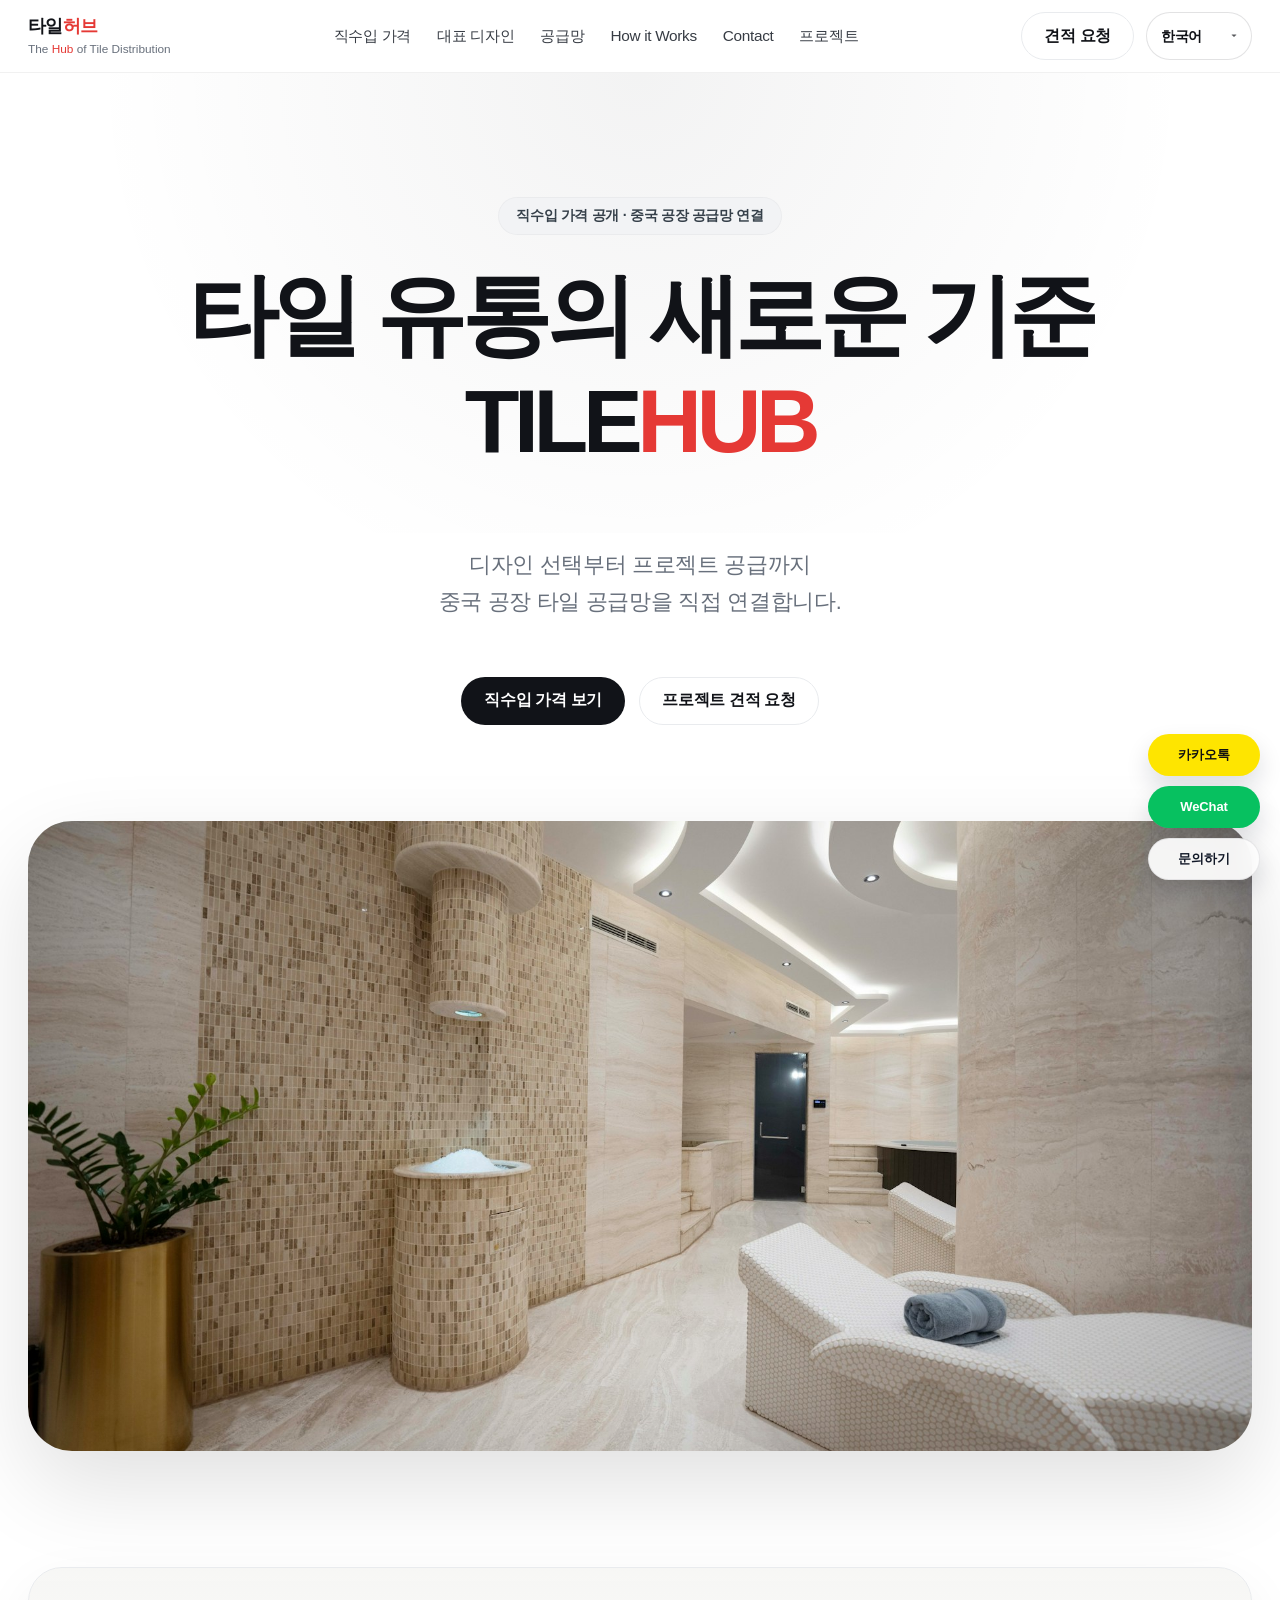
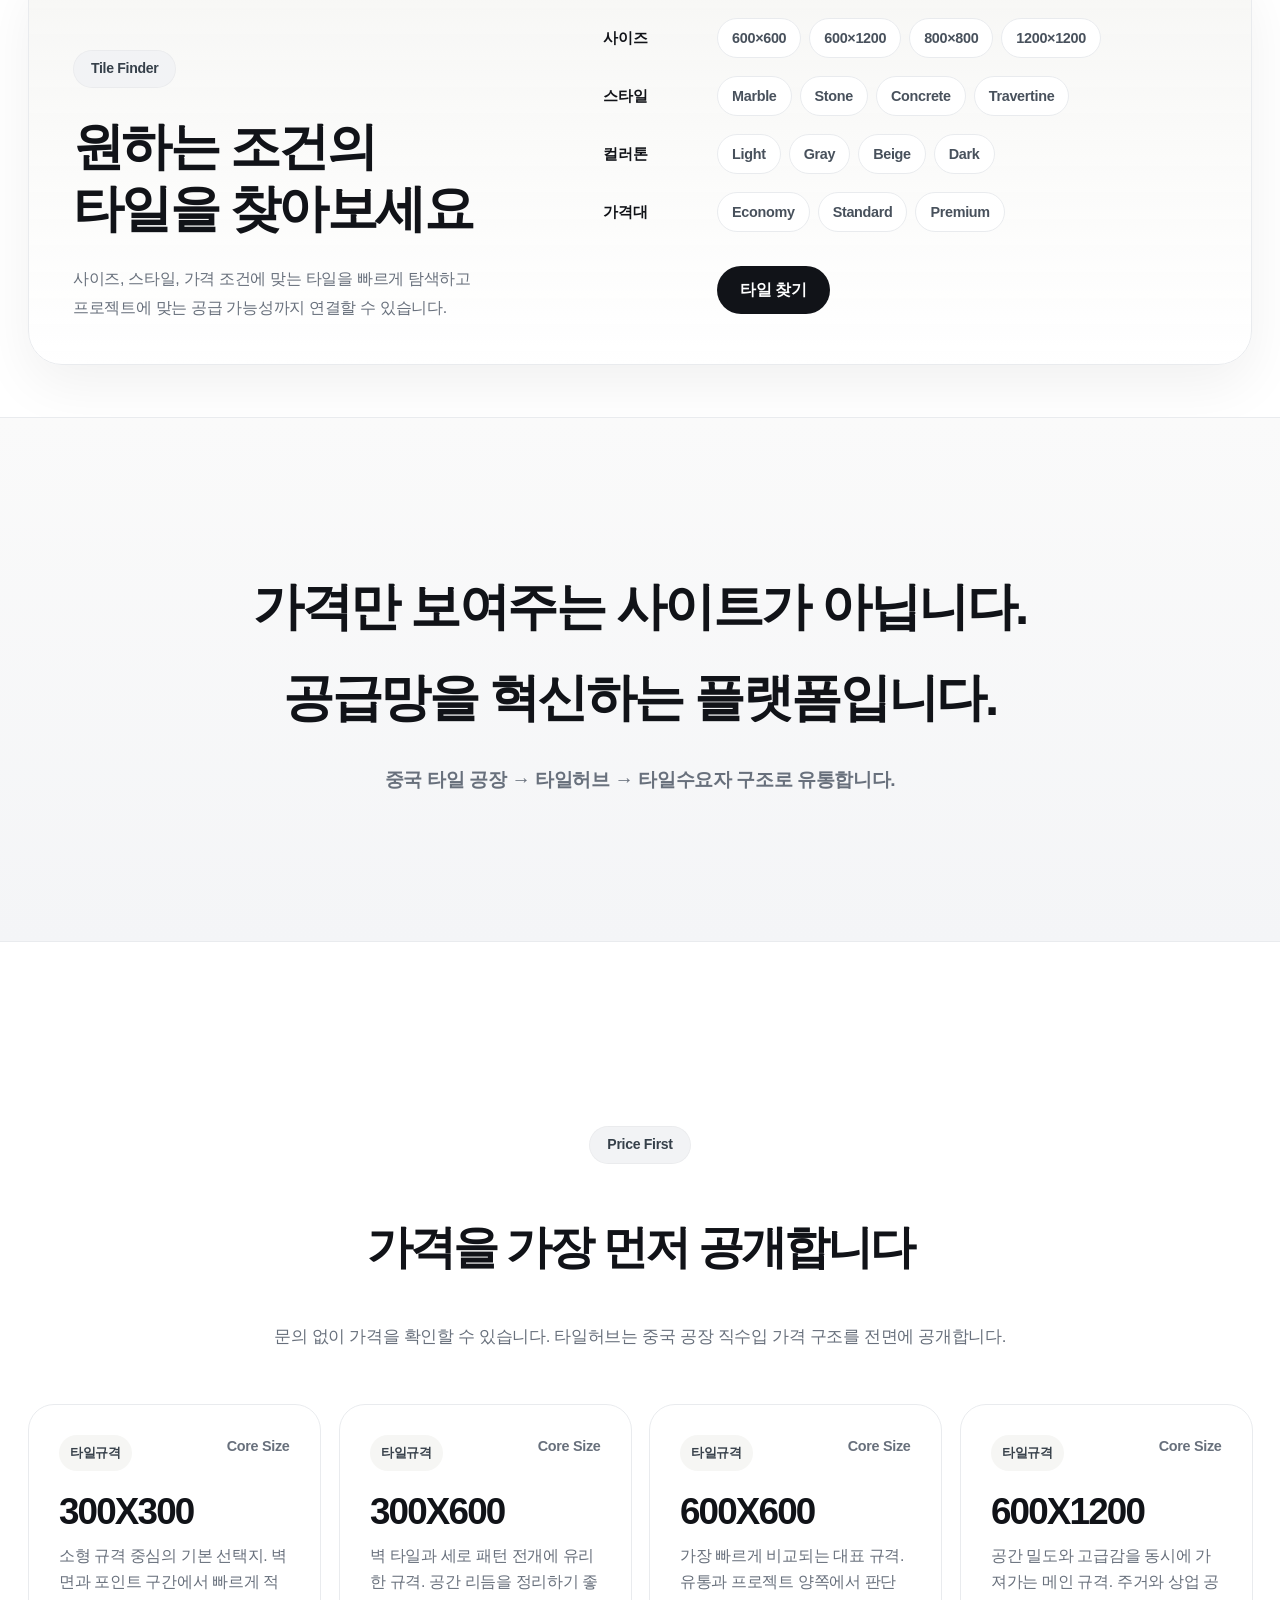
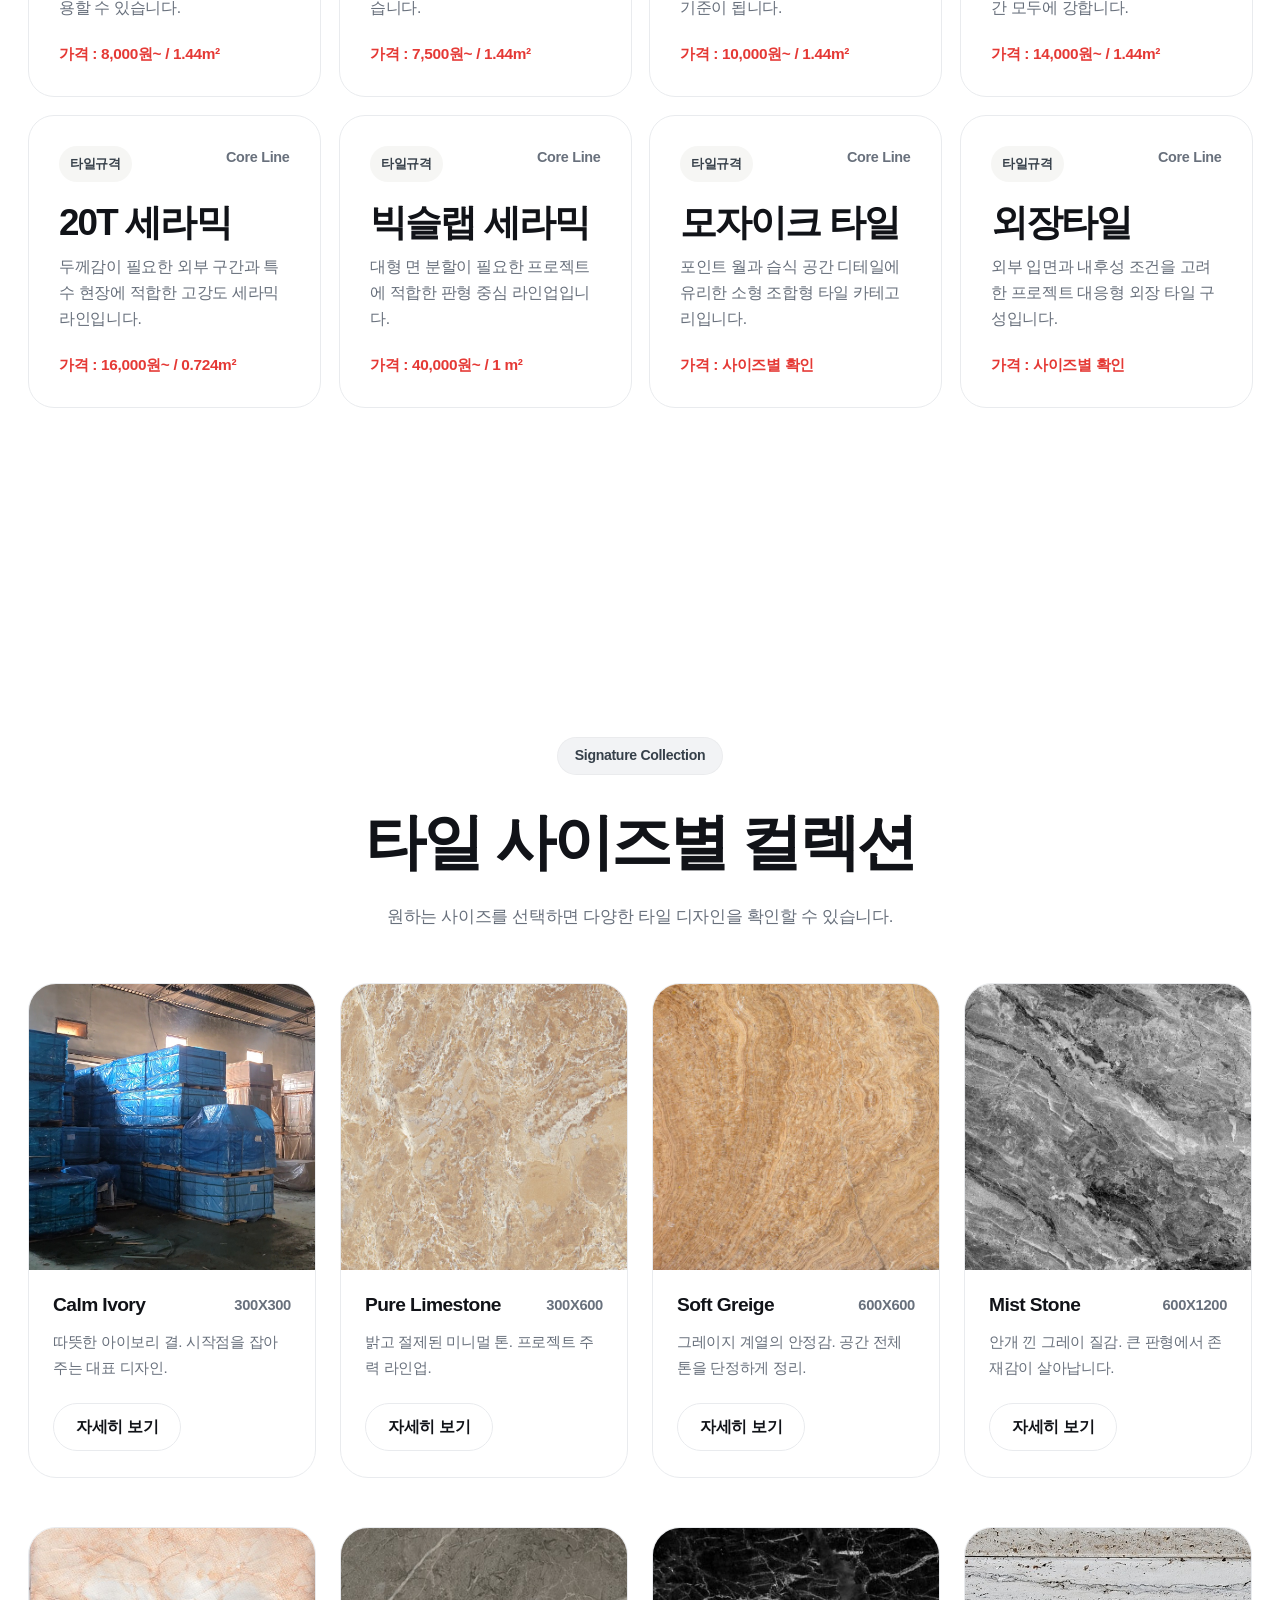
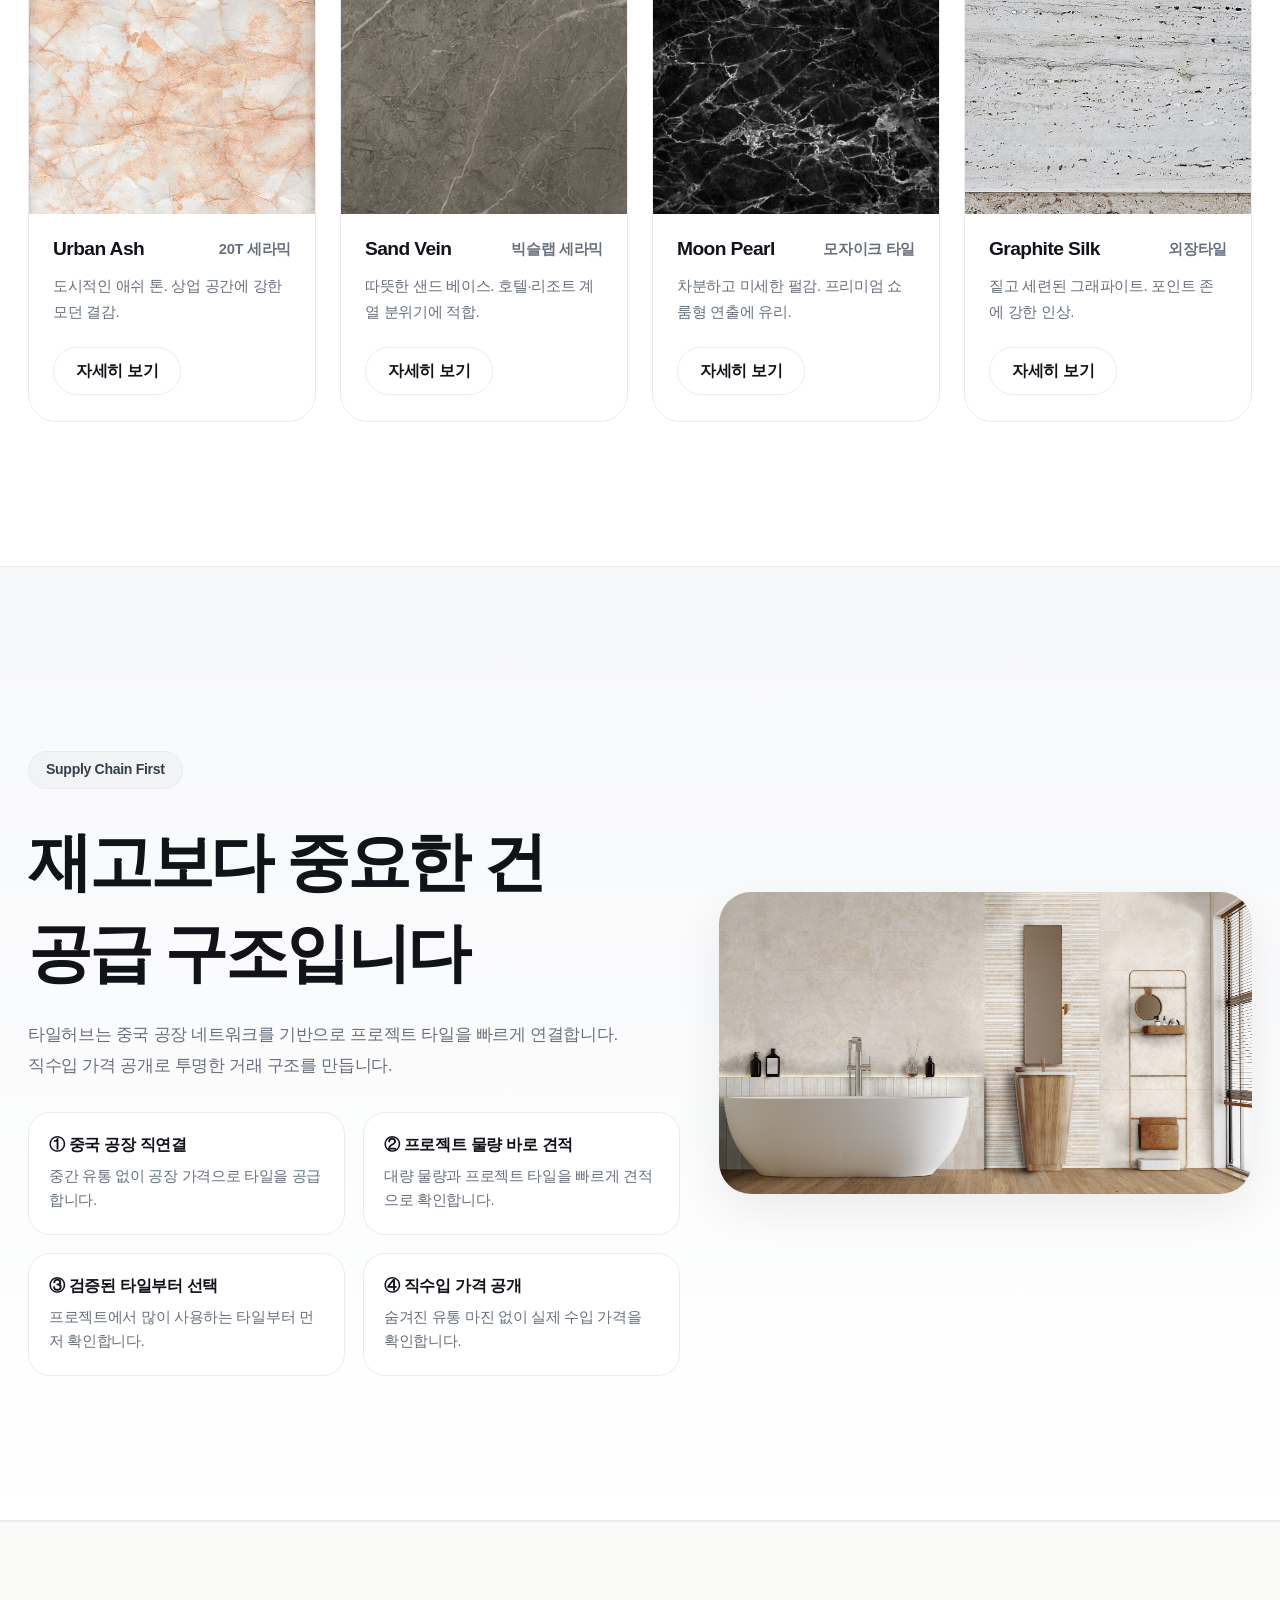
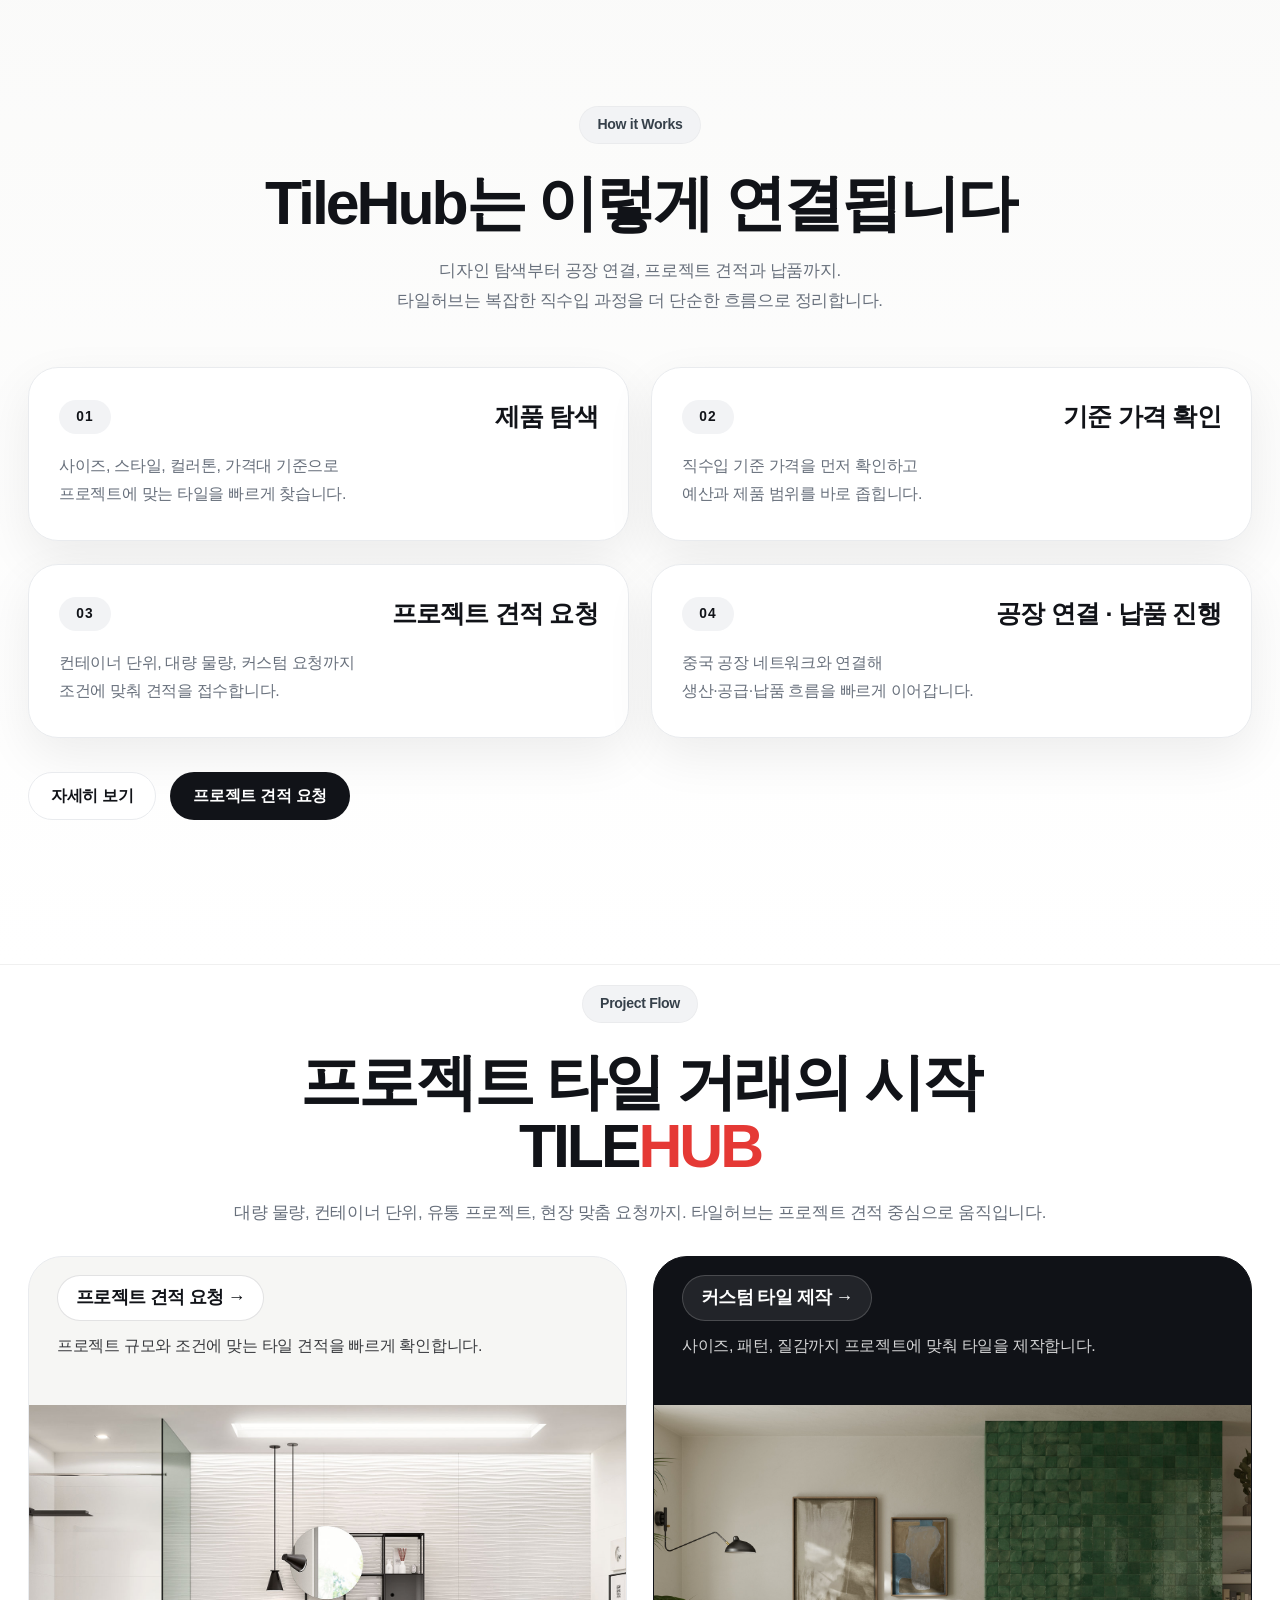
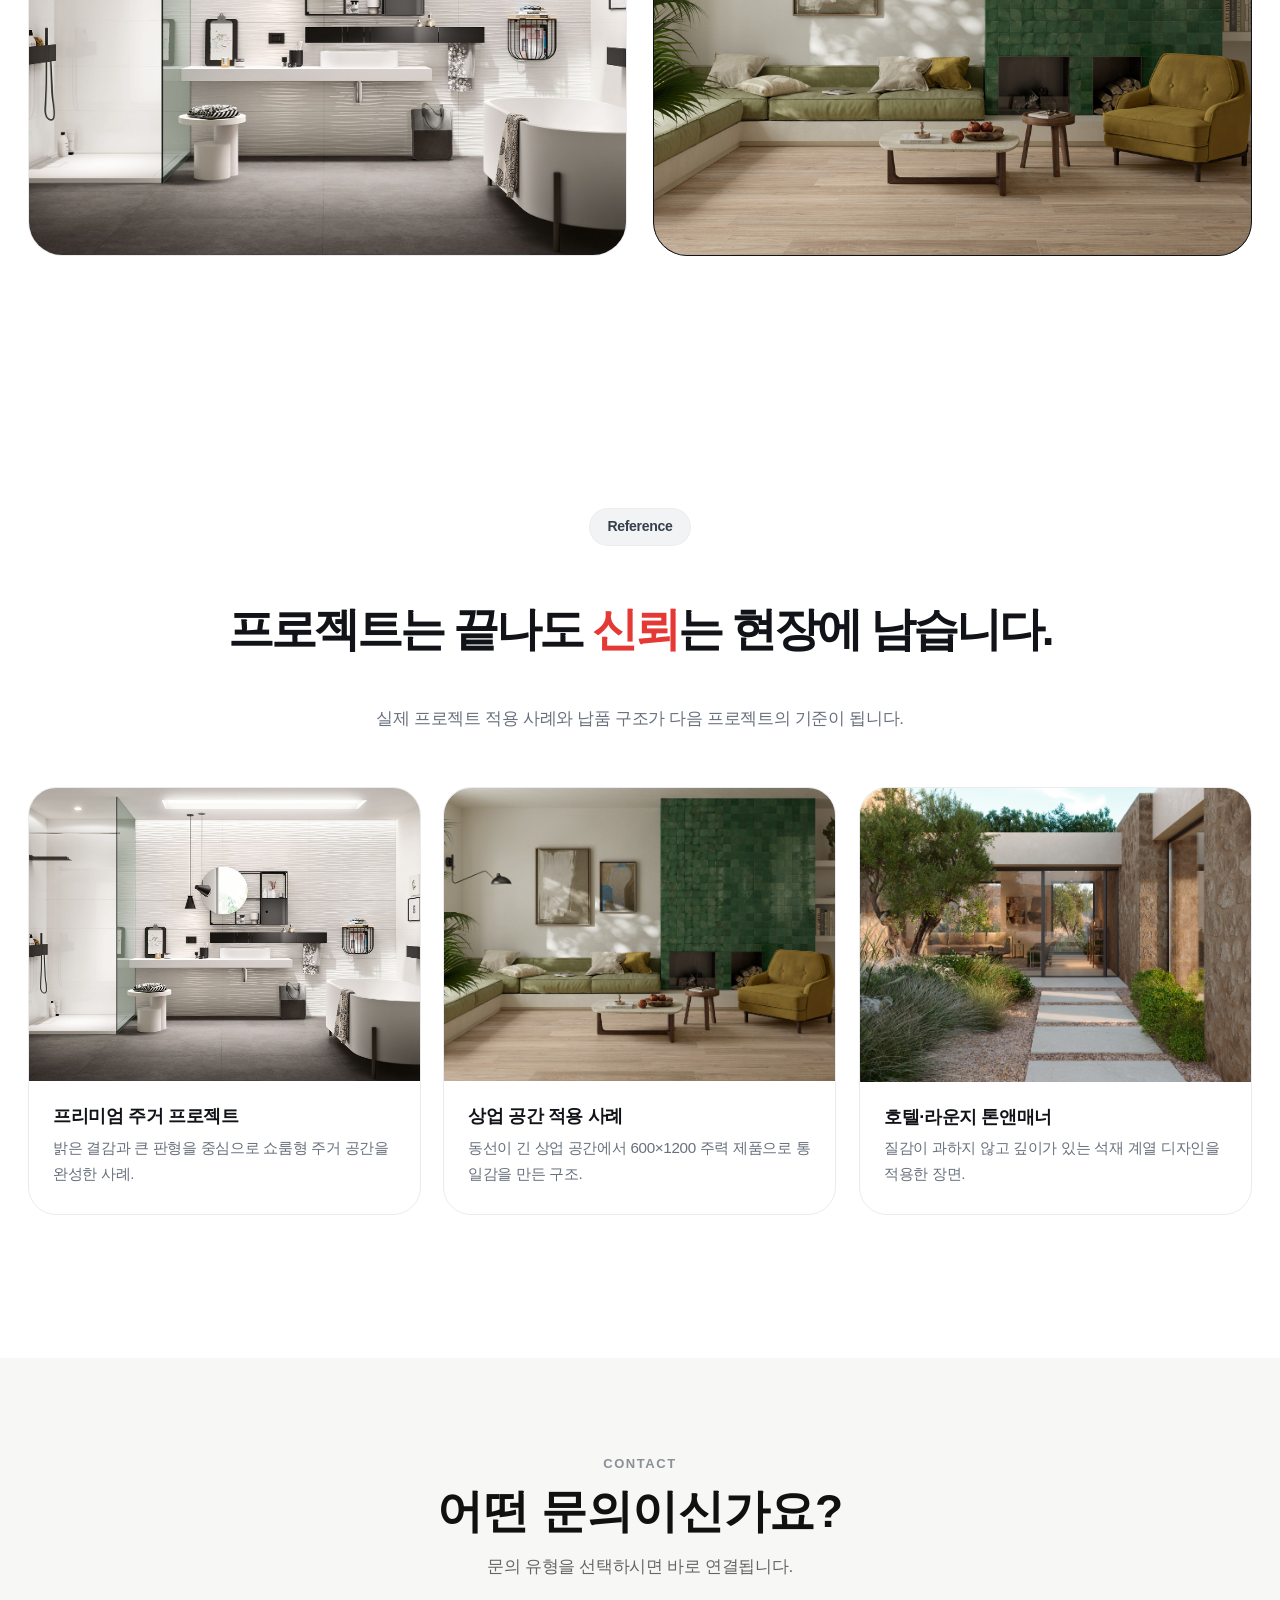
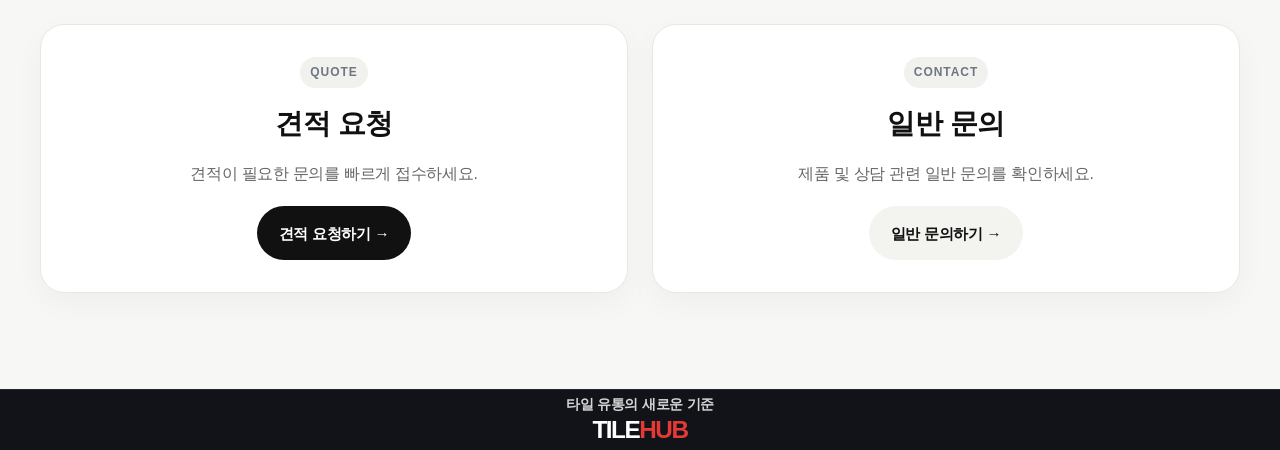
<file: index.html>
<!DOCTYPE html>
<html lang="ko">
<head>
  <!-- Google Tag Manager -->
  <script>(function(w,d,s,l,i){w[l]=w[l]||[];w[l].push({'gtm.start':
  new Date().getTime(),event:'gtm.js'});var f=d.getElementsByTagName(s)[0],
  j=d.createElement(s),dl=l!='dataLayer'?'&l='+l:'';j.async=true;j.src=
  'https://www.googletagmanager.com/gtm.js?id='+i+dl;f.parentNode.insertBefore(j,f);
  })(window,document,'script','dataLayer','GTM-WD2N9GJ8');</script>
  <!-- End Google Tag Manager -->
  <meta charset="UTF-8" />
  <meta name="viewport" content="width=device-width, initial-scale=1.0" />
  <meta name="naver-site-verification" content="9c0c44e5352b45e9358afc91247a03619224358f" />
  <title>타일허브 | 타일 직수입</title>
  <meta name="description" content="중국 타일 공장과 한국 시장을 연결하는 직수입 플랫폼 타일허브" />
  <meta property="og:title" content="타일허브 | 타일 직수입" />
  <meta property="og:description" content="중국 타일 공장과 한국 시장을 연결하는 직수입 플랫폼 타일허브" />
  <meta property="og:image" content="https://tilehub.kr/og-image.jpg" />
  <meta property="og:image:width" content="1200" />
  <meta property="og:image:height" content="630" />
  <meta property="og:url" content="https://tilehub.kr" />
  <meta property="og:type" content="website" />
  <meta property="og:site_name" content="타일허브" />
  <meta name="twitter:card" content="summary_large_image" />
  <meta name="twitter:title" content="타일허브 | 타일 직수입" />
  <meta name="twitter:description" content="중국 타일 공장과 한국 시장을 연결하는 직수입 플랫폼 타일허브" />
  <meta name="twitter:image" content="https://tilehub.kr/og-image.jpg" />
  <style>
    :root{
      --bg:#ffffff;
      --soft:#f6f6f4;
      --soft-2:#f2f3f5;
      --line:#e9ebee;
      --text:#111318;
      --muted:#68707c;
      --accent:#111318;
      --max:1440px;
      --radius:28px;
      --shadow:0 18px 50px rgba(0,0,0,.07);
      --shadow-hover:0 28px 70px rgba(0,0,0,.12);
      --hero-shadow:0 35px 90px rgba(0,0,0,.12);
    }

    *{
      box-sizing:border-box;
    }

    html{
      scroll-behavior:smooth;
    }

    body{
      margin:0;
      font-family:-apple-system,BlinkMacSystemFont,"SF Pro Display","Apple SD Gothic Neo","Noto Sans KR","Segoe UI",sans-serif;
      background:var(--bg);
      color:var(--text);
      line-height:1.55;
      letter-spacing:-0.02em;
      overflow-x:hidden;
    }

    img{
      max-width:100%;
      display:block;
    }

    a{
      text-decoration:none;
      color:inherit;
    }

    .container{
      max-width:var(--max);
      margin:0 auto;
      padding:0 28px;
    }

    .site-header{
      position:sticky;
      top:0;
      z-index:50;
      backdrop-filter:blur(18px);
      -webkit-backdrop-filter:blur(18px);
      background:rgba(255,255,255,.82);
      border-bottom:1px solid rgba(17,19,24,.06);
      transition:all .28s ease;
    }

    .site-header.scrolled{
      background:rgba(255,255,255,.92);
      border-bottom:1px solid rgba(17,19,24,.08);
      box-shadow:0 10px 30px rgba(0,0,0,.04);
    }

    .nav{
      display:flex;
      align-items:center;
      justify-content:space-between;
      min-height:72px;
      gap:20px;
      transition:min-height .28s ease;
    }

    .site-header.scrolled .nav{
      min-height:62px;
    }

    .brand{
      font-size:1.1rem;
      font-weight:700;
      letter-spacing:-0.03em;
      transition:transform .25s ease;
    }

    .brand-hub{
      color:#E53935;
    }

    .brand:hover{
      transform:translateY(-1px);
    }

    .brand small{
      display:block;
      color:var(--muted);
      font-size:.74rem;
      font-weight:500;
      letter-spacing:0;
    }

    .nav-links{
      display:flex;
      gap:26px;
      color:#373c44;
      font-size:.96rem;
      align-items:center;
    }

    .nav-links a{
      position:relative;
      transition:color .2s ease;
    }

    .nav-links a::after{
      content:"";
      position:absolute;
      left:0;
      bottom:-6px;
      width:0;
      height:2px;
      background:#111318;
      border-radius:999px;
      transition:width .25s ease;
    }

    .nav-links a:hover{
      color:#111318;
    }

    .nav-links a:hover::after{
      width:100%;
    }

    .nav-cta{
      display:flex;
      gap:6px;
      align-items:center;
    }

    .btn{
      display:inline-flex;
      align-items:center;
      justify-content:center;
      height:48px;
      padding:0 22px;
      border-radius:999px;
      border:1px solid transparent;
      font-weight:700;
      font-size:.98rem;
      transition:transform .25s ease, box-shadow .25s ease, background .25s ease, border-color .25s ease, color .25s ease;
      cursor:pointer;
      white-space:nowrap;
    }

    .btn:hover{
      transform:translateY(-2px);
    }

    .btn-dark{
      background:var(--accent);
      color:#fff;
    }

    .btn-dark:hover{
      box-shadow:var(--shadow);
      background:#1b1f26;
    }

    .btn-light{
      background:#fff;
      border-color:var(--line);
      color:var(--text);
    }

    .btn-light:hover{
      background:var(--soft);
      box-shadow:0 10px 30px rgba(0,0,0,.05);
    }

    .eyebrow{
      display:inline-flex;
      padding:8px 18px;
      border-radius:999px;
      background:var(--soft-2);
      color:#36404a;
      font-size:.88rem;
      font-weight:700;
      box-shadow:inset 0 0 0 1px rgba(17,19,24,.03);
      margin-top:40px;
      margin-bottom:28px;
    }

    .hero{
      padding:84px 0 92px;
      position:relative;
    }

    .hero::before{
      content:"";
      position:absolute;
      inset:0 0 auto 0;
      height:460px;
      background:radial-gradient(circle at top center, rgba(17,19,24,.05) 0%, rgba(255,255,255,0) 70%);
      pointer-events:none;
    }

    .hero-copy{
      text-align:center;
      max-width:980px;
      margin:0 auto 64px;
      position:relative;
      z-index:1;
    }

    .hero-copy h1{
      margin:0 0 20px;
      font-size:clamp(2.9rem,7vw,6rem);
      line-height:1.18;
      letter-spacing:-0.06em;
      font-weight:800;
    }

    .hero-brand-hub{
      color:#E53935;
    }

    .hero-copy p{
      margin:72px auto 0;
      max-width:760px;
      font-size:clamp(1.05rem,2.2vw,1.35rem);
      color:var(--muted);
      line-height:1.72;
    }

    .hero-actions{
      display:flex;
      justify-content:center;
      gap:14px;
      margin-top:56px;
      flex-wrap:wrap;
    }

    .hero-visual{
      margin-top:96px;
      border-radius:44px;
      overflow:hidden;
      background:var(--soft);
      box-shadow:var(--hero-shadow);
      position:relative;
    }

    .hero-visual::after{
      content:"";
      position:absolute;
      inset:auto 0 0 0;
      height:140px;
      background:linear-gradient(to top, rgba(0,0,0,.12), rgba(0,0,0,0));
      pointer-events:none;
      opacity:.28;
    }

    .hero-visual img{
      width:100%;
      height:min(70vh,820px);
      object-fit:cover;
      transform:scale(1.03);
      transition:transform 1.4s ease;
    }

    .hero-visual:hover img{
      transform:scale(1.07);
    }

    section{
      padding:144px 0;
      position:relative;
    }

    #projects{
      margin-top:-48px;
      padding:68px 0;
    }

    #projects + .contact-preview{
      padding-top:112px;
    }

    #projects .section-head{
      margin:0 auto 28px;
    }

    #projects .eyebrow{
      margin-top:0;
    }

    .section-head{
      max-width:860px;
      margin:0 auto 52px;
      text-align:center;
    }

    .section-head h2{
      margin:0 0 20px;
      font-size:clamp(2rem,4.8vw,3.8rem);
      line-height:1.05;
      letter-spacing:-0.05em;
    }

    .section-head p{
      margin:0;
      color:var(--muted);
      font-size:1.05rem;
      line-height:1.78;
    }

    .reference-head h2{
      white-space:nowrap;
      font-size:clamp(1.7rem,3.6vw,3.2rem);
      letter-spacing:-0.065em;
      line-height:2.4;
    }

    .project-head h2{
      line-height:1.3;
    }

    .project-head h2 span{
      display:block;
      margin-top:28px;
    }

    .statement{
      background:linear-gradient(180deg,#fafafa 0%, #f4f5f7 100%);
      border-top:1px solid var(--line);
      border-bottom:1px solid var(--line);
    }

    .finder{
      padding:24px 0 52px;
    }

    .finder-panel{
      border:1px solid var(--line);
      border-radius:34px;
      background:linear-gradient(180deg, rgba(246,246,244,.92) 0%, rgba(255,255,255,.98) 100%);
      box-shadow:0 20px 56px rgba(0,0,0,.06);
      padding:42px 44px;
      display:grid;
      grid-template-columns:minmax(0,.9fr) minmax(0,1.1fr);
      gap:36px;
      align-items:center;
      transition:transform .28s ease, box-shadow .28s ease, border-color .28s ease;
    }

    .finder-panel:hover{
      transform:translateY(-4px);
      box-shadow:0 28px 70px rgba(0,0,0,.08);
      border-color:#dfe3e8;
    }

    .finder-copy h2{
      margin:0 0 24px;
      font-size:clamp(2rem,4vw,3.2rem);
      line-height:1.22;
      letter-spacing:-0.05em;
    }

    .finder-copy p{
      margin:0;
      color:var(--muted);
      font-size:1rem;
      line-height:1.8;
      max-width:450px;
    }

    .finder-groups{
      display:grid;
      gap:18px;
    }

    .filter-group{
      display:grid;
      grid-template-columns:92px minmax(0,1fr);
      align-items:center;
      gap:22px;
      min-width:0;
    }

    .filter-group strong{
      font-size:.92rem;
      letter-spacing:-0.02em;
      color:var(--text);
    }

    .filter-chips{
      display:flex;
      flex-wrap:nowrap;
      gap:8px;
      align-items:center;
      min-width:0;
    }

    .chip{
      display:inline-flex;
      align-items:center;
      justify-content:center;
      min-height:40px;
      padding:0 14px;
      border-radius:999px;
      background:#fff;
      border:1px solid var(--line);
      color:#48515c;
      font-size:.9rem;
      font-weight:600;
      white-space:nowrap;
      transition:background .22s ease, border-color .22s ease, color .22s ease, transform .22s ease;
    }

    .chip:hover{
      background:var(--soft);
      border-color:#d8dde3;
      color:var(--text);
      transform:translateY(-1px);
    }

    .finder-actions{
      margin-top:34px;
      padding-left:114px;
    }

    .statement-inner{
      max-width:1000px;
      margin:0 auto;
      text-align:center;
      font-size:clamp(1.9rem,4vw,3.4rem);
      line-height:1.77;
      font-weight:800;
      letter-spacing:-0.05em;
    }

    .statement-inner span{
      color:var(--muted);
      display:block;
      font-weight:600;
      margin-top:20px;
      font-size:clamp(1rem,1.8vw,1.2rem);
      line-height:1.75;
      letter-spacing:-0.02em;
    }

    .size-grid{
      display:grid;
      grid-template-columns:repeat(4,1fr);
      gap:18px;
    }

    .size-card{
      border:1px solid var(--line);
      border-radius:26px;
      padding:30px;
      background:#fff;
      min-height:228px;
      display:flex;
      flex-direction:column;
      justify-content:space-between;
      transition:transform .3s ease, box-shadow .3s ease, border-color .25s ease;
    }

    .size-card .card-body{
      margin-top:24px;
      display:flex;
      flex:1;
      flex-direction:column;
    }

    .size-card:hover{
      transform:translateY(-8px);
      box-shadow:var(--shadow-hover);
      border-color:#dfe3e8;
    }

    .size-card .top{
      display:flex;
      justify-content:space-between;
      gap:12px;
      align-items:flex-start;
    }

    .size-card .label{
      font-size:.9rem;
      color:var(--muted);
      font-weight:700;
    }

    .size-card h3{
      margin:0;
      font-size:2.3rem;
      line-height:.94;
      letter-spacing:-0.05em;
    }

    .size-card p{
      margin:14px 0 0;
      color:var(--muted);
      font-size:.98rem;
      line-height:1.65;
    }

    .size-card .card-link{
      margin-top:auto;
      padding-top:20px;
      color:var(--text);
      font-size:.92rem;
      font-weight:700;
    }

    .size-card .price-line{
      margin-top:auto;
      padding-top:20px;
      font-size:.96rem;
      font-weight:800;
      color:#E53935;
    }

    .size-card .price-label{
      color:#E53935;
      font-weight:800;
    }

    .tag{
      display:inline-flex;
      align-items:center;
      padding:8px 11px;
      border-radius:999px;
      background:var(--soft);
      font-size:.8rem;
      font-weight:700;
      color:#37404a;
    }

    .feature-grid{
      display:grid;
      grid-template-columns:repeat(2,1fr);
      gap:26px;
      align-items:stretch;
    }

    .feature-panel{
      border-radius:34px;
      overflow:hidden;
      background:var(--soft);
      border:1px solid var(--line);
      min-height:600px;
      display:flex;
      flex-direction:column;
      justify-content:space-between;
      transition:transform .32s ease, box-shadow .32s ease;
    }

    .feature-panel:hover{
      transform:translateY(-8px);
      box-shadow:var(--shadow-hover);
    }

    .feature-panel.dark{
      background:#101217;
      color:#fff;
      border-color:#101217;
    }

    .feature-panel .text{
      padding:18px 28px 14px;
    }

    .feature-panel h3{
      margin:0 0 16px;
      font-size:1rem;
      line-height:1.08;
      letter-spacing:-0.045em;
    }

    .feature-link{
      display:inline-flex;
      align-items:center;
      justify-content:center;
      min-height:46px;
      padding:0 18px;
      margin:0 0 12px;
      border-radius:999px;
      border:1px solid rgba(17,19,24,.12);
      background:#fff;
      color:var(--text);
      font-size:1.12rem;
      font-weight:700;
      line-height:1;
      letter-spacing:-0.035em;
      transition:transform .25s ease, box-shadow .25s ease, border-color .25s ease;
    }

    .feature-link:hover{
      transform:translateY(-2px);
      box-shadow:0 12px 30px rgba(0,0,0,.08);
      border-color:rgba(17,19,24,.2);
    }

    .feature-panel.dark .feature-link{
      background:rgba(255,255,255,.08);
      color:#fff;
      border-color:rgba(255,255,255,.18);
    }

    .feature-panel.dark .feature-link:hover{
      box-shadow:0 12px 30px rgba(0,0,0,.24);
      border-color:rgba(255,255,255,.32);
    }

    .feature-panel p{
      margin:0;
      color:inherit;
      opacity:.82;
      max-width:470px;
      line-height:1.6;
    }

    .feature-panel img{
      width:100%;
      height:450px;
      object-fit:cover;
      transition:transform 1.2s ease;
    }

    .feature-panel:hover img{
      transform:scale(1.04);
    }

    .product-grid{
      display:grid;
      grid-template-columns:repeat(4,1fr);
      column-gap:24px;
      row-gap:48px;
    }

    .product-card{
      border-radius:28px;
      overflow:hidden;
      background:#fff;
      border:1px solid var(--line);
      transition:transform .32s ease, box-shadow .32s ease, border-color .25s ease;
    }

    .product-card:hover{
      transform:translateY(-8px);
      box-shadow:var(--shadow-hover);
      border-color:#dfe3e8;
    }

    .product-card img{
      width:100%;
      aspect-ratio:1/1;
      object-fit:cover;
      transition:transform 1.1s ease;
    }

    .product-card:hover img{
      transform:scale(1.05);
    }

    .product-card .body{
      padding:24px 24px 26px;
    }

    .meta{
      display:flex;
      justify-content:space-between;
      gap:10px;
      align-items:flex-start;
      margin-bottom:10px;
    }

    .product-card h4{
      margin:0;
      font-size:1.2rem;
      line-height:1.15;
      letter-spacing:-0.03em;
    }

    .product-card .size{
      color:var(--muted);
      font-size:.92rem;
      font-weight:700;
      white-space:nowrap;
    }

    .product-card p{
      margin:12px 0 22px;
      color:var(--muted);
      font-size:.95rem;
      line-height:1.72;
      min-height:48px;
    }

    .supply{
      background:linear-gradient(180deg,#f7f8fa 0%, #fff 100%);
      border-top:1px solid var(--line);
      border-bottom:1px solid var(--line);
      overflow:hidden;
    }

    .supply-wrap{
      display:grid;
      grid-template-columns:1.1fr .9fr;
      gap:40px;
      align-items:center;
    }

    .supply-visual{
      border-radius:32px;
      overflow:hidden;
      box-shadow:var(--shadow);
      transition:transform .35s ease, box-shadow .35s ease;
    }

    .supply-visual:hover{
      transform:translateY(-6px);
      box-shadow:var(--shadow-hover);
    }

    .supply-visual img{
      transition:transform 1.3s ease;
    }

    .supply-visual:hover img{
      transform:scale(1.05);
    }

    .supply-copy h2{
      margin:0 0 20px;
      font-size:clamp(2.1rem,5vw,4rem);
      line-height:1.43;
      letter-spacing:-0.05em;
    }

    .supply-copy p{
      margin:0 0 24px;
      color:var(--muted);
      font-size:1.06rem;
      line-height:1.82;
    }

    .bullets{
      display:grid;
      grid-template-columns:repeat(2,1fr);
      gap:18px;
      margin-top:30px;
    }

    .bullet{
      border:1px solid var(--line);
      border-radius:22px;
      background:#fff;
      padding:20px 20px 22px;
      transition:transform .28s ease, box-shadow .28s ease;
    }

    .bullet:hover{
      transform:translateY(-5px);
      box-shadow:0 18px 40px rgba(0,0,0,.06);
    }

    .bullet strong{
      display:block;
      font-size:1rem;
      margin-bottom:6px;
      letter-spacing:-0.02em;
    }

    .bullet span{
      display:block;
      color:var(--muted);
      font-size:.92rem;
      line-height:1.65;
    }

    .references{
      display:grid;
      grid-template-columns:repeat(3,1fr);
      gap:22px;
    }

    .reference-card{
      border-radius:28px;
      overflow:hidden;
      border:1px solid var(--line);
      background:#fff;
      transition:transform .3s ease, box-shadow .3s ease;
    }

    .reference-card:hover{
      transform:translateY(-8px);
      box-shadow:var(--shadow-hover);
    }

    .reference-card img{
      width:100%;
      aspect-ratio:4/3;
      object-fit:cover;
      transition:transform 1.15s ease;
    }

    .reference-card:hover img{
      transform:scale(1.05);
    }

    .reference-card .body{
      padding:22px 24px 26px;
    }

    .reference-card h4{
      margin:0 0 4px;
      font-size:1.12rem;
      letter-spacing:-0.02em;
    }

    .reference-card p{
      margin:0;
      color:var(--muted);
      font-size:.95rem;
      line-height:1.72;
    }

    .hub-target-section{
      padding:120px 24px;
      background:#f5f5f7;
    }

    .hub-target-wrap{
      max-width:1180px;
      margin:0 auto;
    }

    .hub-target-head{
      max-width:760px;
      margin:0 auto 52px;
      text-align:center;
    }

    .hub-target-eyebrow{
      display:inline-flex;
      align-items:center;
      justify-content:center;
      padding:8px 14px;
      border-radius:999px;
      background:#e9eaee;
      color:#6b7280;
      font-size:12px;
      font-weight:600;
      line-height:1;
      margin-bottom:18px;
    }

    .hub-target-head h2{
      margin:0 0 14px;
      font-size:clamp(34px,4.8vw,56px);
      line-height:1.08;
      letter-spacing:-0.04em;
      color:#111111;
    }

    .hub-target-head p{
      margin:0;
      font-size:18px;
      line-height:1.7;
      color:#6b7280;
    }

    .hub-target-grid{
      display:grid;
      grid-template-columns:repeat(2,minmax(0,1fr));
      gap:20px;
    }

    .hub-target-card{
      min-height:180px;
      display:flex;
      flex-direction:column;
      justify-content:flex-start;
      padding:32px 28px;
      background:#ffffff;
      border:1px solid #e5e7eb;
      border-radius:28px;
      text-decoration:none;
      transition:transform .2s ease, box-shadow .2s ease, border-color .2s ease;
    }

    .hub-target-card:hover{
      transform:translateY(-4px);
      border-color:#d1d5db;
      box-shadow:0 18px 40px rgba(17,17,17,.06);
    }

    .hub-target-no{
      display:inline-block;
      margin-bottom:18px;
      color:#b42318;
      font-size:12px;
      font-weight:700;
      letter-spacing:.14em;
    }

    .hub-target-card h3{
      margin:0 0 12px;
      font-size:25px;
      line-height:1.2;
      letter-spacing:-0.03em;
      color:#111111;
    }

    .hub-target-card p{
      margin:0;
      font-size:16px;
      line-height:1.7;
      color:#6b7280;
    }

    .how-preview,
    .contact-preview{
      background:linear-gradient(180deg,#fafaf9 0%,#ffffff 100%);
      border-top:1px solid var(--line);
      border-bottom:1px solid rgba(17,19,24,.04);
    }

    .how-grid{
      display:grid;
      grid-template-columns:repeat(2,minmax(0,1fr));
      gap:22px;
      margin-top:34px;
    }

    .how-card,
    .contact-card{
      padding:32px 30px;
      border-radius:30px;
      border:1px solid var(--line);
      background:#fff;
      box-shadow:var(--shadow);
      transition:transform .28s ease, box-shadow .28s ease, border-color .28s ease;
    }

    .how-card:hover,
    .contact-card:hover{
      transform:translateY(-4px);
      box-shadow:var(--shadow-hover);
      border-color:rgba(17,19,24,.1);
    }

    .how-card-top{
      display:flex;
      align-items:center;
      justify-content:space-between;
      gap:16px;
      margin-bottom:18px;
    }

    .how-badge{
      display:inline-flex;
      align-items:center;
      justify-content:center;
      min-width:52px;
      height:34px;
      padding:0 14px;
      border-radius:999px;
      background:var(--soft-2);
      color:#111318;
      font-size:.86rem;
      font-weight:700;
      letter-spacing:.08em;
    }

    .how-card h3,
    .contact-card h3{
      margin:0;
      font-size:1.55rem;
      line-height:1.2;
      letter-spacing:-0.03em;
    }

    .how-card p,
    .contact-card p{
      margin:0;
      color:var(--muted);
      font-size:1rem;
      line-height:1.76;
    }

    .section-actions{
      display:flex;
      gap:14px;
      flex-wrap:wrap;
      margin-top:34px;
    }

    .contact-grid{
      display:grid;
      grid-template-columns:repeat(2,minmax(0,1fr));
      gap:22px;
      margin-top:34px;
    }

    .contact-card{
      position:relative;
      min-height:100%;
      display:flex;
      flex-direction:column;
      justify-content:space-between;
      align-items:stretch;
      color:inherit;
      text-decoration:none;
      gap:22px;
    }

    .contact-card-top{
      display:flex;
      align-items:flex-start;
      justify-content:space-between;
      gap:16px;
      margin-bottom:18px;
    }

    .contact-card-label{
      display:inline-flex;
      align-items:center;
      justify-content:center;
      min-width:48px;
      height:34px;
      padding:0 14px;
      border-radius:999px;
      background:var(--soft-2);
      color:#111318;
      font-size:.84rem;
      font-weight:700;
      letter-spacing:.08em;
      flex:0 0 auto;
    }

    .contact-card-arrow{
      color:#9097a2;
      font-size:1.1rem;
      line-height:1;
      transition:transform .24s ease, color .24s ease;
    }

    .contact-card:hover .contact-card-arrow{
      transform:translateX(3px);
      color:#111318;
    }

    .contact-email{
      display:block;
      margin:0 0 14px;
      font-size:1.42rem;
      line-height:1.25;
      letter-spacing:-0.03em;
      font-weight:800;
      color:#111318;
      word-break:break-word;
    }

    .contact-subtitle{
      display:block;
      margin:0 0 14px;
      color:#7b8490;
      font-size:.92rem;
      font-weight:700;
      letter-spacing:.03em;
    }

    .contact-card p{
      max-width:34ch;
      text-wrap:pretty;
    }

    .contact-card-actions{
      margin-top:auto;
      display:flex;
      align-items:center;
      padding-top:2px;
    }

    .contact-link{
      display:inline-flex;
      align-items:center;
      gap:8px;
      color:#111318;
      font-size:1rem;
      font-weight:700;
      line-height:1.4;
    }

    .contact-note{
      margin-top:24px;
      padding:26px 28px;
      border-radius:28px;
      border:1px solid var(--line);
      background:rgba(255,255,255,.8);
      box-shadow:var(--shadow);
    }

    .contact-note p{
      margin:0;
      color:var(--muted);
      line-height:1.8;
    }

    .contact-list{
      display:grid;
      gap:14px;
      margin-top:28px;
    }

    .contact-item{
      display:flex;
      align-items:center;
      justify-content:space-between;
      gap:16px;
      padding:16px 18px;
      border-radius:20px;
      background:var(--soft);
      border:1px solid rgba(17,19,24,.05);
      transition:background .24s ease, transform .24s ease;
    }

    .contact-item:hover{
      background:#f1f2f4;
      transform:translateY(-2px);
    }

    .contact-item strong{
      font-size:.94rem;
      letter-spacing:-0.01em;
    }

    .contact-item span{
      color:var(--muted);
      text-align:right;
      font-size:.95rem;
    }

    .partner-label{
      display:inline-flex;
      margin-bottom:20px;
      padding:7px 14px;
      border-radius:999px;
      background:#111318;
      color:#fff;
      font-size:.8rem;
      font-weight:700;
      letter-spacing:.04em;
    }

    .partner-card h4{
      margin:0;
      font-size:1rem;
      line-height:1.04;
      letter-spacing:-0.05em;
    }

    .partner-meta{
      margin:10px 0 18px;
      color:var(--muted);
      font-size:1rem;
    }

    .partner-note{
      margin:0 0 18px;
      color:#111318;
      font-weight:700;
    }

    .future-grid{
      display:grid;
      grid-template-columns:repeat(4,1fr);
      gap:22px;
    }

    .future-card{
      background:#101217;
      color:#fff;
      border-radius:26px;
      padding:28px;
      min-height:236px;
      display:flex;
      flex-direction:column;
      justify-content:space-between;
      transition:transform .3s ease, box-shadow .3s ease, background .3s ease;
    }

    .future-card:hover{
      transform:translateY(-8px);
      box-shadow:0 30px 70px rgba(16,18,23,.25);
      background:#171b22;
    }

    .future-card small{
      color:rgba(255,255,255,.58);
      font-weight:700;
      letter-spacing:-0.01em;
    }

    .future-card h4{
      margin:18px 0 0;
      font-size:1.35rem;
      line-height:1.15;
      letter-spacing:-0.03em;
    }

    .future-card p{
      margin:20px 0 0;
      color:rgba(255,255,255,.76);
      font-size:.95rem;
      line-height:1.72;
    }

    main{
      overflow:visible !important;
    }

    footer{
      display:block !important;
      visibility:visible !important;
      opacity:1 !important;
      height:auto !important;
      min-height:60px;
      overflow:visible !important;
      position:relative !important;
      z-index:10;
      background:#111;
      color:#fff;
      padding:40px 0;
      font-size:.94rem;
    }

    .footer-row{
      display:flex;
      justify-content:center;
      gap:20px;
      flex-wrap:wrap;
      text-align:center;
    }

    .popup-overlay{
      position:fixed;
      top:0;
      left:0;
      width:100%;
      height:100%;
      background:rgba(0,0,0,.65);
      display:none;
      justify-content:center;
      align-items:center;
      z-index:9999;
    }

    .popup-box{
      width:800px;
      height:520px;
      max-width:90%;
      background:#fff;
      border-radius:20px;
      overflow:hidden;
      display:grid;
      grid-template-columns:1fr 1fr;
      box-shadow:0 30px 70px rgba(0,0,0,.3);
      position:relative;
    }

    .popup-close{
      position:absolute;
      top:10px;
      right:10px;
      width:36px;
      height:36px;
      border:none;
      border-radius:50%;
      background:#fff;
      font-size:20px;
      cursor:pointer;
    }

    .popup-image img{
      width:100%;
      height:100%;
      object-fit:cover;
    }

    .popup-image{
      height:100%;
      min-height:0;
    }

    .popup-content{
      height:100%;
      padding:40px;
      display:flex;
      flex-direction:column;
      justify-content:center;
    }

    .popup-badge{
      background:#d62828;
      color:#fff;
      font-size:12px;
      padding:6px 12px;
      border-radius:20px;
      width:max-content;
      margin-bottom:15px;
      font-weight:700;
    }

    .popup-content h2{
      font-size:32px;
      margin:0 0 15px;
    }

    .popup-text{
      font-size:18px;
      line-height:1.6;
    }

    .popup-text strong{
      display:inline-flex;
      align-items:center;
      background:#fdeaea;
      color:#d62828;
      padding:2px 8px;
      border-radius:8px;
      font-weight:800;
    }

    .blink{
      margin-top:12px;
      font-weight:700;
      color:#d62828;
      animation:blink 1.6s infinite;
    }

    .popup-note{
      margin:14px 0 0;
      color:var(--muted);
      font-size:15px;
      line-height:1.7;
    }

    @keyframes blink{
      0%{opacity:1}
      50%{opacity:.45}
      100%{opacity:1}
    }

    .popup-buttons{
      margin-top:25px;
      display:flex;
      gap:10px;
    }

    .btn-main{
      background:#111;
      color:#fff;
      padding:14px 18px;
      border-radius:10px;
      text-decoration:none;
      font-weight:700;
      transition:transform .22s ease, box-shadow .22s ease, background-color .22s ease;
    }

    .btn-main:hover{
      transform:translateY(-2px);
      box-shadow:0 14px 28px rgba(0,0,0,.18);
      background:#050505;
    }

    .btn-sub{
      background:#eee;
      border:none;
      padding:14px 18px;
      border-radius:10px;
      cursor:pointer;
      font:inherit;
    }

    .hide-today{
      margin-top:15px;
      font-size:14px;
      color:#666;
    }

    /* 안정형 스크롤 등장 */
    .reveal{
      opacity:1;
      transform:translateY(0);
    }

    .js-motion .reveal{
      opacity:0;
      transform:translateY(22px);
      transition:opacity .7s ease, transform .7s ease;
      will-change:opacity, transform;
    }

    .js-motion .reveal.show{
      opacity:1;
      transform:translateY(0);
    }

    .reveal-delay-1{transition-delay:.06s}
    .reveal-delay-2{transition-delay:.12s}
    .reveal-delay-3{transition-delay:.18s}
    .reveal-delay-4{transition-delay:.24s}

    @media (max-width:1100px){
      section{
        padding:116px 0;
      }

      #projects + .contact-preview{
        padding-top:92px;
      }

      .size-grid,
      .product-grid,
      .future-grid{
        grid-template-columns:repeat(2,1fr);
      }

      .references{
        grid-template-columns:1fr;
      }

      .finder-panel,
      .supply-wrap,
      .feature-grid{
        grid-template-columns:1fr;
      }

      .hub-target-grid{
        grid-template-columns:repeat(2,minmax(0,1fr));
      }

      .hero-copy h1{
        font-size:clamp(2.8rem,8vw,5rem);
      }

      .hero{
        padding:72px 0 80px;
      }

      .finder{
        padding:14px 0 44px;
      }

      .supply-copy{
        order:1;
      }

      .supply-visual{
        order:2;
      }
    }

    @media (max-width:760px){
      .container{
        padding:0 20px;
      }

      .nav-links{
        display:none;
      }

      .nav{
        min-height:66px;
      }

      .site-header.scrolled .nav{
        min-height:58px;
      }

      section{
        padding:92px 0;
      }

      #projects + .contact-preview{
        padding-top:76px;
      }

      .hero{
        padding:36px 0 52px;
      }

      .hero-copy{
        margin-bottom:40px;
      }

      .hero-copy h1{
        font-size:clamp(2.35rem,12vw,3.5rem);
        line-height:1;
      }

      .hero-copy p{
        font-size:1rem;
        line-height:1.74;
      }

      .hero-visual{
        border-radius:28px;
        margin-top:72px;
      }

      .hero-visual img{
        height:54vh;
      }

      .size-grid,
      .product-grid,
      .future-grid,
      .bullets,
      .how-grid,
      .contact-grid{
        grid-template-columns:1fr;
      }

      .hub-target-section{
        padding:88px 20px;
      }

      .hub-target-grid{
        grid-template-columns:1fr;
      }

      .hub-target-head h2{
        font-size:34px;
      }

      .hub-target-head p{
        font-size:16px;
      }

      .hub-target-card{
        min-height:auto;
        padding:24px;
        border-radius:24px;
      }

      .hub-target-card h3{
        font-size:22px;
      }

      .size-card,
      .future-card{
        min-height:auto;
      }

      .feature-panel{
        min-height:auto;
      }

      .finder{
        padding:6px 0 34px;
      }

      .finder-panel{
        padding:28px 24px;
        border-radius:28px;
      }

      .finder-groups{
        gap:16px;
      }

      .filter-group{
        grid-template-columns:1fr;
        gap:10px;
      }

      .filter-chips{
        flex-wrap:wrap;
      }

      .finder-actions{
        padding-left:0;
        margin-top:28px;
      }

      .feature-panel img{
        height:320px;
      }

      .statement-inner{
        line-height:1.2;
      }

      .how-card,
      .contact-card{
        padding:26px 22px;
        border-radius:24px;
      }

      .how-card h3,
      .contact-card h3{
        font-size:1.32rem;
      }

      .contact-item{
        align-items:flex-start;
        flex-direction:column;
      }

      .contact-item span{
        text-align:left;
      }

      .popup-box{
        grid-template-columns:1fr;
        height:auto;
      }

      .popup-image{
        height:260px;
      }

      .popup-content{
        padding:25px;
      }

      .popup-buttons{
        flex-direction:column;
      }

      .reference-head h2{
        white-space:normal;
      }

      .btn{
        width:100%;
      }

      .hero-actions{
        flex-direction:column;
        align-items:stretch;
        gap:10px;
      }
    }

    @media (prefers-reduced-motion: reduce){
      html{
        scroll-behavior:auto;
      }

      *,
      *::before,
      *::after{
        animation:none !important;
        transition:none !important;
      }

      .reveal,
      .js-motion .reveal{
        opacity:1 !important;
        transform:none !important;
      }
    }

    @media (max-width: 768px) {
      .inquiry-choice-grid {
        grid-template-columns: 1fr !important;
      }
    }
    .header-tools{
      display:flex;
      align-items:center;
      gap:12px;
      flex-shrink:0;
    }

    .header-tools .btn{
      width:auto;
    }

    .lang-switcher-wrap{
      position:relative;
    }

    .lang-switcher{
      appearance:none;
      -webkit-appearance:none;
      min-width:106px;
      height:48px;
      padding:0 36px 0 14px;
      border-radius:999px;
      border:1px solid rgba(17,19,24,.12);
      background:#fff;
      color:#111318;
      font-size:.9rem;
      font-weight:700;
      letter-spacing:-0.02em;
      cursor:pointer;
      outline:none;
    }

    .lang-switcher-wrap::after{
      content:"▾";
      position:absolute;
      right:15px;
      top:50%;
      transform:translateY(-52%);
      font-size:12px;
      color:#111318;
      pointer-events:none;
      opacity:.7;
    }

    .translate-anchor{
      position:absolute;
      left:-9999px;
      width:1px;
      height:1px;
      overflow:hidden;
    }

    .goog-te-banner-frame.skiptranslate{
      display:none !important;
    }

    body{
      top:0 !important;
    }

    @media (max-width:760px){
      .header-tools{
        margin-left:auto;
      }

      .header-tools .btn{
        width:auto;
      }

      .lang-switcher{
        min-width:98px;
        height:44px;
      }
    }

  </style>
  <!-- Microsoft Clarity -->
  <script type="text/javascript">
  (function(c,l,a,r,i,t,y){
      c[a]=c[a]||function(){(c[a].q=c[a].q||[]).push(arguments)};
      t=l.createElement(r);t.async=1;t.src="https://www.clarity.ms/tag/"+i;
      y=l.getElementsByTagName(r)[0];y.parentNode.insertBefore(t,y);
  })(window, document, "clarity", "script", "vxoq3cmgb7");
  </script>
</head>
<body>
  <!-- Google Tag Manager (noscript) -->
  <noscript><iframe src="https://www.googletagmanager.com/ns.html?id=GTM-WD2N9GJ8"
  height="0" width="0" style="display:none;visibility:hidden"></iframe></noscript>
  <!-- End Google Tag Manager (noscript) -->
  <header class="site-header" id="siteHeader">
    <div class="container nav">
      <a href="#" class="brand">타일<span class="brand-hub">허브</span><small>The <span class="brand-hub">Hub</span> of Tile Distribution</small></a>
      <nav class="nav-links">
        <a href="#prices">직수입 가격</a>
        <a href="#designs">대표 디자인</a>
        <a href="#supply">공급망</a>
        <a href="/how-it-works.html">How it Works</a>
        <a href="/contact.html">Contact</a>
        <a href="#projects">프로젝트</a>
      </nav>
      <div class="nav-cta header-tools">
        <a class="btn btn-light" href="#projects">견적 요청</a>
        <div class="lang-switcher-wrap">
          <select class="lang-switcher" data-lang-switcher aria-label="언어 선택">
            <option value="ko">한국어</option>
            <option value="en">English</option>
            <option value="zh-CN">中文</option>
          </select>
        </div>
      </div>
    </div>
  </header>

  <main>
    <section class="hero">
      <div class="container">
        <div class="hero-copy reveal show">
          <span class="eyebrow">직수입 가격 공개 · 중국 공장 공급망 연결</span>
          <h1>타일 유통의 새로운 기준<br>TILE<span class="hero-brand-hub">HUB</span></h1>
          <p>디자인 선택부터 프로젝트 공급까지<br>중국 공장 타일 공급망을 직접 연결합니다.</p>
          <div class="hero-actions">
            <a class="btn btn-dark" href="#prices">직수입 가격 보기</a>
            <a class="btn btn-light" href="#projects">프로젝트 견적 요청</a>
          </div>
        </div>
        <div class="hero-visual reveal show reveal-delay-1">
          <img src="./images/hero-main.jpg?v=1" alt="타일허브 애플 스타일 메인 비주얼">
        </div>
      </div>
    </section>

    <section class="finder">
      <div class="container">
        <div class="finder-panel reveal">
          <div class="finder-copy">
            <span class="eyebrow">Tile Finder</span>
            <h2>원하는 조건의<br>타일을 찾아보세요</h2>
          <p>사이즈, 스타일, 가격 조건에 맞는 타일을 빠르게 탐색하고<br>프로젝트에 맞는 공급 가능성까지 연결할 수 있습니다.</p>
          </div>

          <div>
            <div class="finder-groups">
              <div class="filter-group">
                <strong>사이즈</strong>
                <div class="filter-chips">
                  <span class="chip">600×600</span>
                  <span class="chip">600×1200</span>
                  <span class="chip">800×800</span>
                  <span class="chip">1200×1200</span>
                </div>
              </div>

              <div class="filter-group">
                <strong>스타일</strong>
                <div class="filter-chips">
                  <span class="chip">Marble</span>
                  <span class="chip">Stone</span>
                  <span class="chip">Concrete</span>
                  <span class="chip">Travertine</span>
                </div>
              </div>

              <div class="filter-group">
                <strong>컬러톤</strong>
                <div class="filter-chips">
                  <span class="chip">Light</span>
                  <span class="chip">Gray</span>
                  <span class="chip">Beige</span>
                  <span class="chip">Dark</span>
                </div>
              </div>

              <div class="filter-group">
                <strong>가격대</strong>
                <div class="filter-chips">
                  <span class="chip">Economy</span>
                  <span class="chip">Standard</span>
                  <span class="chip">Premium</span>
                </div>
              </div>
            </div>

            <div class="finder-actions">
              <a class="btn btn-dark" href="#designs">타일 찾기</a>
            </div>
          </div>
        </div>
      </div>
    </section>

    <section class="statement">
      <div class="container">
        <div class="statement-inner reveal">
          가격만 보여주는 사이트가 아닙니다.<br>공급망을 혁신하는 플랫폼입니다.
          <span>중국 타일 공장 → 타일허브 → 타일수요자 구조로 유통합니다.</span>
        </div>
      </div>
    </section>

    <section id="prices">
      <div class="container">
        <div class="section-head reference-head reveal">
          <span class="eyebrow">Price First</span>
          <h2>가격을 가장 먼저 공개합니다</h2>
          <p>문의 없이 가격을 확인할 수 있습니다.    타일허브는 중국 공장 직수입 가격 구조를 전면에 공개합니다.</p>
        </div>

        <div class="size-grid">
          <article class="size-card reveal reveal-delay-1">
            <div class="top"><span class="tag">타일규격</span><span class="label">Core Size</span></div>
            <div class="card-body">
              <h3>300X300</h3>
              <p>소형 규격 중심의 기본 선택지. 벽면과 포인트 구간에서 빠르게 적용할 수 있습니다.</p>
              <p class="price-line"><span class="price-label">가격 :</span> 8,000원~ / 1.44m²</p>
            </div>
          </article>

          <article class="size-card reveal reveal-delay-2">
            <div class="top"><span class="tag">타일규격</span><span class="label">Core Size</span></div>
            <div class="card-body">
              <h3>300X600</h3>
              <p>벽 타일과 세로 패턴 전개에 유리한 규격. 공간 리듬을 정리하기 좋습니다.</p>
              <p class="price-line"><span class="price-label">가격 :</span> 7,500원~ / 1.44m²</p>
            </div>
          </article>

          <article class="size-card reveal reveal-delay-3">
            <div class="top"><span class="tag">타일규격</span><span class="label">Core Size</span></div>
            <div class="card-body">
              <h3>600X600</h3>
              <p>가장 빠르게 비교되는 대표 규격. 유통과 프로젝트 양쪽에서 판단 기준이 됩니다.</p>
              <p class="price-line"><span class="price-label">가격 :</span> 10,000원~ / 1.44m²</p>
            </div>
          </article>

          <article class="size-card reveal reveal-delay-4">
            <div class="top"><span class="tag">타일규격</span><span class="label">Core Size</span></div>
            <div class="card-body">
              <h3>600X1200</h3>
              <p>공간 밀도와 고급감을 동시에 가져가는 메인 규격. 주거와 상업 공간 모두에 강합니다.</p>
              <p class="price-line"><span class="price-label">가격 :</span> 14,000원~ / 1.44m²</p>
            </div>
          </article>

          <article class="size-card reveal reveal-delay-1">
            <div class="top"><span class="tag">타일규격</span><span class="label">Core Line</span></div>
            <div class="card-body">
              <h3>20T 세라믹</h3>
              <p>두께감이 필요한 외부 구간과 특수 현장에 적합한 고강도 세라믹 라인입니다.</p>
              <p class="price-line"><span class="price-label">가격 :</span> 16,000원~ / 0.724m²</p>
            </div>
          </article>

          <article class="size-card reveal reveal-delay-2">
            <div class="top"><span class="tag">타일규격</span><span class="label">Core Line</span></div>
            <div class="card-body">
              <h3>빅슬랩 세라믹</h3>
              <p>대형 면 분할이 필요한 프로젝트에 적합한 판형 중심 라인업입니다.</p>
              <p class="price-line"><span class="price-label">가격 :</span> 40,000원~ / 1 m²</p>
            </div>
          </article>

          <article class="size-card reveal reveal-delay-3">
            <div class="top"><span class="tag">타일규격</span><span class="label">Core Line</span></div>
            <div class="card-body">
              <h3>모자이크 타일</h3>
              <p>포인트 월과 습식 공간 디테일에 유리한 소형 조합형 타일 카테고리입니다.</p>
              <p class="price-line"><span class="price-label">가격 :</span> 사이즈별 확인</p>
            </div>
          </article>

          <article class="size-card reveal reveal-delay-4">
            <div class="top"><span class="tag">타일규격</span><span class="label">Core Line</span></div>
            <div class="card-body">
              <h3>외장타일</h3>
              <p>외부 입면과 내후성 조건을 고려한 프로젝트 대응형 외장 타일 구성입니다.</p>
              <p class="price-line"><span class="price-label">가격 :</span> 사이즈별 확인</p>
            </div>
          </article>
        </div>
      </div>
    </section>

    <section id="designs">
      <div class="container">
        <div class="section-head project-head reveal">
          <span class="eyebrow">Signature Collection</span>
          <h2>타일 사이즈별 컬렉션</h2>
          <p>원하는 사이즈를 선택하면 다양한 타일 디자인을 확인할 수 있습니다.</p>
        </div>

        <div class="product-grid">
          <article class="product-card reveal reveal-delay-1">
            <img src="./images/tile-01.jpg?v=1" alt="Calm Ivory">
            <div class="body">
              <div class="meta"><h4>Calm Ivory</h4><span class="size">300X300</span></div>
              <p>따뜻한 아이보리 결. 시작점을 잡아주는 대표 디자인.</p>
              <a class="btn btn-light" href="tile-600x600.html">자세히 보기</a>
            </div>
          </article>

          <article class="product-card reveal reveal-delay-2">
            <img src="./images/tile-02.jpg?v=1" alt="Pure Limestone">
            <div class="body">
              <div class="meta"><h4>Pure Limestone</h4><span class="size">300X600</span></div>
              <p>밝고 절제된 미니멀 톤. 프로젝트 주력 라인업.</p>
              <a class="btn btn-light" href="tile-600x600.html">자세히 보기</a>
            </div>
          </article>

          <article class="product-card reveal reveal-delay-3">
            <img src="./images/tile-03.jpg?v=1" alt="Soft Greige">
            <div class="body">
              <div class="meta"><h4>Soft Greige</h4><span class="size">600X600</span></div>
              <p>그레이지 계열의 안정감. 공간 전체 톤을 단정하게 정리.</p>
              <a class="btn btn-light" href="tile-600x600.html">자세히 보기</a>
            </div>
          </article>

          <article class="product-card reveal reveal-delay-4">
            <img src="./images/tile-04.jpg?v=1" alt="Mist Stone">
            <div class="body">
              <div class="meta"><h4>Mist Stone</h4><span class="size">600X1200</span></div>
              <p>안개 낀 그레이 질감. 큰 판형에서 존재감이 살아납니다.</p>
              <a class="btn btn-light" href="tile-600x600.html">자세히 보기</a>
            </div>
          </article>

          <article class="product-card reveal reveal-delay-1">
            <img src="./images/tile-05.jpg?v=1" alt="Urban Ash">
            <div class="body">
              <div class="meta"><h4>Urban Ash</h4><span class="size">20T 세라믹</span></div>
              <p>도시적인 애쉬 톤. 상업 공간에 강한 모던 결감.</p>
              <a class="btn btn-light" href="tile-600x600.html">자세히 보기</a>
            </div>
          </article>

          <article class="product-card reveal reveal-delay-2">
            <img src="./images/tile-06.jpg?v=1" alt="Sand Vein">
            <div class="body">
              <div class="meta"><h4>Sand Vein</h4><span class="size">빅슬랩 세라믹</span></div>
              <p>따뜻한 샌드 베이스. 호텔·리조트 계열 분위기에 적합.</p>
              <a class="btn btn-light" href="tile-600x600.html">자세히 보기</a>
            </div>
          </article>

          <article class="product-card reveal reveal-delay-3">
            <img src="./images/tile-07.jpg?v=1" alt="Moon Pearl">
            <div class="body">
              <div class="meta"><h4>Moon Pearl</h4><span class="size">모자이크 타일</span></div>
              <p>차분하고 미세한 펄감. 프리미엄 쇼룸형 연출에 유리.</p>
              <a class="btn btn-light" href="tile-600x600.html">자세히 보기</a>
            </div>
          </article>

          <article class="product-card reveal reveal-delay-4">
            <img src="./images/tile-08.jpg?v=1" alt="Graphite Silk">
            <div class="body">
              <div class="meta"><h4>Graphite Silk</h4><span class="size">외장타일</span></div>
              <p>짙고 세련된 그래파이트. 포인트 존에 강한 인상.</p>
              <a class="btn btn-light" href="tile-600x600.html">자세히 보기</a>
            </div>
          </article>
        </div>
      </div>
    </section>

    <section class="supply" id="supply">
      <div class="container">
        <div class="supply-wrap">
          <div class="supply-copy reveal">
            <span class="eyebrow">Supply Chain First</span>
            <h2>재고보다 중요한 건<br>공급 구조입니다</h2>
            <p>타일허브는 중국 공장 네트워크를 기반으로
              프로젝트 타일을 빠르게 연결합니다.<br>
              직수입 가격 공개로
              투명한 거래 구조를 만듭니다.</p>
            <div class="bullets">
              <div class="bullet reveal reveal-delay-1"><strong>① 중국 공장 직연결</strong><span>중간 유통 없이 공장 가격으로 타일을 공급합니다.</span></div>
              <div class="bullet reveal reveal-delay-2"><strong>② 프로젝트 물량 바로 견적</strong><span>대량 물량과 프로젝트 타일을 빠르게 견적으로 확인합니다.</span></div>
              <div class="bullet reveal reveal-delay-3"><strong>③ 검증된 타일부터 선택</strong><span>프로젝트에서 많이 사용하는 타일부터 먼저 확인합니다.</span></div>
              <div class="bullet reveal reveal-delay-4"><strong>④ 직수입 가격 공개</strong><span>숨겨진 유통 마진 없이 실제 수입 가격을 확인합니다.</span></div>
            </div>
          </div>
          <div class="supply-visual reveal reveal-delay-2">
            <img src="./images/supply-chain.jpg?v=1" alt="타일허브 공급망 추상 이미지">
          </div>
        </div>
      </div>
    </section>

    <section class="how-preview" id="how-it-works-preview">
      <div class="container">
        <div class="section-head reveal">
          <span class="eyebrow">How it Works</span>
          <h2>TileHub는 이렇게 연결됩니다</h2>
          <p>디자인 탐색부터 공장 연결, 프로젝트 견적과 납품까지.<br>타일허브는 복잡한 직수입 과정을 더 단순한 흐름으로 정리합니다.</p>
        </div>

        <div class="how-grid">
          <article class="how-card reveal reveal-delay-1">
            <div class="how-card-top">
              <span class="how-badge">01</span>
              <h3>제품 탐색</h3>
            </div>
            <p>사이즈, 스타일, 컬러톤, 가격대 기준으로<br>프로젝트에 맞는 타일을 빠르게 찾습니다.</p>
          </article>

          <article class="how-card reveal reveal-delay-2">
            <div class="how-card-top">
              <span class="how-badge">02</span>
              <h3>기준 가격 확인</h3>
            </div>
            <p>직수입 기준 가격을 먼저 확인하고<br>예산과 제품 범위를 바로 좁힙니다.</p>
          </article>

          <article class="how-card reveal reveal-delay-3">
            <div class="how-card-top">
              <span class="how-badge">03</span>
              <h3>프로젝트 견적 요청</h3>
            </div>
            <p>컨테이너 단위, 대량 물량, 커스텀 요청까지<br>조건에 맞춰 견적을 접수합니다.</p>
          </article>

          <article class="how-card reveal reveal-delay-4">
            <div class="how-card-top">
              <span class="how-badge">04</span>
              <h3>공장 연결 · 납품 진행</h3>
            </div>
            <p>중국 공장 네트워크와 연결해<br>생산·공급·납품 흐름을 빠르게 이어갑니다.</p>
          </article>
        </div>

        <div class="section-actions reveal">
          <a class="btn btn-light" href="/how-it-works.html">자세히 보기</a>
          <a class="btn btn-dark" href="#projects">프로젝트 견적 요청</a>
        </div>
      </div>
    </section>

    <section id="projects">
      <div class="container">
        <div class="section-head reveal">
          <span class="eyebrow">Project Flow</span>
          <h2>프로젝트 타일 거래의 시작<span>TILE<span class="brand-hub">HUB</span></span></h2>
          <p>대량 물량, 컨테이너 단위, 유통 프로젝트, 현장 맞춤 요청까지. 타일허브는 프로젝트 견적 중심으로 움직입니다.</p>
        </div>

        <div class="feature-grid">
          <article class="feature-panel reveal reveal-delay-1">
            <div class="text">
              <a class="feature-link" href="/project-request.html">프로젝트 견적 요청 →</a>
              <p>프로젝트 규모와 조건에 맞는
                타일 견적을 빠르게 확인합니다.</p>
            </div>
            <img src="./images/reference-01.jpg?v=1" alt="타일 레퍼런스 프로젝트 1">
          </article>

          <article class="feature-panel dark reveal reveal-delay-2">
            <div class="text">
              <a class="feature-link" href="/custom-tile.html">커스텀 타일 제작 →</a>
              <p>사이즈, 패턴, 질감까지
                프로젝트에 맞춰 타일을 제작합니다.</p>
            </div>
            <img src="./images/reference-02.jpg?v=1" alt="타일 레퍼런스 프로젝트 2">
          </article>
        </div>
      </div>
    </section>

    <section>
      <div class="container">
        <div class="section-head reference-head reveal">
          <span class="eyebrow">Reference</span>
          <h2>프로젝트는 끝나도 <span class="brand-hub">신뢰</span>는 현장에 남습니다.</h2>
          <p>실제 프로젝트 적용 사례와 납품 구조가 다음 프로젝트의 기준이 됩니다.</p>
        </div>

        <div class="references">
          <article class="reference-card reveal reveal-delay-1">
            <img src="./images/reference-01.jpg?v=20260315-0302" alt="프리미엄 주거 레퍼런스">
            <div class="body">
              <h4>프리미엄 주거 프로젝트</h4>
              <p>밝은 결감과 큰 판형을 중심으로 쇼룸형 주거 공간을 완성한 사례.</p>
            </div>
          </article>

          <article class="reference-card reveal reveal-delay-2">
            <img src="./images/reference-02.jpg" alt="상업 공간 레퍼런스">
            <div class="body">
              <h4>상업 공간 적용 사례</h4>
              <p>동선이 긴 상업 공간에서 600×1200 주력 제품으로 통일감을 만든 구조.</p>
            </div>
          </article>

          <article class="reference-card reveal reveal-delay-3">
            <img src="./images/reference-03.jpg" alt="호텔 라운지 레퍼런스">
            <div class="body">
              <h4>호텔·라운지 톤앤매너</h4>
              <p>질감이 과하지 않고 깊이가 있는 석재 계열 디자인을 적용한 장면.</p>
            </div>
          </article>
        </div>
      </div>
    </section>

    <section id="contact-preview" style="padding:96px 20px; background:#f7f7f5;">
      <div style="max-width:1200px; margin:0 auto;">
        <p style="margin:0 0 10px; font-size:13px; font-weight:700; letter-spacing:.12em; color:#8a8f98; text-align:center;">
          CONTACT
        </p>

        <h2 style="margin:0; font-size:clamp(32px, 4vw, 46px); line-height:1.2; color:#111; text-align:center;">
          어떤 문의이신가요?
        </h2>

        <p style="margin:14px 0 0; font-size:17px; line-height:1.7; color:#666; text-align:center;">
          문의 유형을 선택하시면 바로 연결됩니다.
        </p>

        <div class="inquiry-choice-grid" style="display:grid; grid-template-columns:repeat(2,minmax(0,1fr)); gap:24px; margin-top:42px;">
          <article style="display:flex; flex-direction:column; align-items:center; text-align:center; gap:18px; padding:32px; min-height:240px; border-radius:24px; background:#fff; border:1px solid #e8e8e3; box-shadow:0 10px 30px rgba(0,0,0,.04);">
            <span style="display:inline-flex; align-items:center; justify-content:center; padding:6px 10px; border-radius:999px; background:#f1f2ee; color:#6f7680; font-size:12px; font-weight:700; letter-spacing:.08em;">
              QUOTE
            </span>

            <h3 style="margin:0; font-size:28px; line-height:1.3; color:#111;">
              견적 요청
            </h3>

            <p style="margin:0; color:#666; font-size:16px; line-height:1.75;">
              견적이 필요한 문의를 빠르게 접수하세요.
            </p>

            <a href="/project.html" style="margin-top:auto; display:inline-flex; align-items:center; justify-content:center; min-height:54px; padding:0 22px; border-radius:999px; text-decoration:none; font-size:15px; font-weight:700; color:#fff; background:#111;">
              견적 요청하기 →
            </a>
          </article>

          <article style="display:flex; flex-direction:column; align-items:center; text-align:center; gap:18px; padding:32px; min-height:240px; border-radius:24px; background:#fff; border:1px solid #e8e8e3; box-shadow:0 10px 30px rgba(0,0,0,.04);">
            <span style="display:inline-flex; align-items:center; justify-content:center; padding:6px 10px; border-radius:999px; background:#f1f2ee; color:#6f7680; font-size:12px; font-weight:700; letter-spacing:.08em;">
              CONTACT
            </span>

            <h3 style="margin:0; font-size:28px; line-height:1.3; color:#111;">
              일반 문의
            </h3>

            <p style="margin:0; color:#666; font-size:16px; line-height:1.75;">
              제품 및 상담 관련 일반 문의를 확인하세요.
            </p>

            <a href="/contact.html" style="margin-top:auto; display:inline-flex; align-items:center; justify-content:center; min-height:54px; padding:0 22px; border-radius:999px; text-decoration:none; font-size:15px; font-weight:700; color:#111; background:#f3f3ef;">
              일반 문의하기 →
            </a>
          </article>
        </div>
      </div>
    </section>

  </main>

  <footer class="site-footer-fixed">
    <div class="site-footer-fixed__inner">
      <div class="site-footer-fixed__copy">
        <p class="site-footer-fixed__eyebrow">타일 유통의 새로운 기준</p>
        <h2>TILE<span class="brand-hub">HUB</span></h2>
      </div>
    </div>
  </footer>

  <!-- ===== 재고 특판 팝업 ===== -->
  <div id="salePopup" class="popup-overlay" onclick="overlayClose(event)">
    <div class="popup-box">
      <button class="popup-close" onclick="closePopup()">×</button>
      <div class="popup-image">
        <img src="images/tile-01.jpg?v=1" alt="타일 특판">
      </div>
      <div class="popup-content">
        <div class="popup-badge">LIMITED STOCK</div>
        <h2>재고 긴급 특판</h2>
        <p class="popup-text">
          전국 유통 재고 및 일부 보유 재고 상품을<br>
          <strong>수입가 이하 특판가</strong>로 한정 정리합니다.
        </p>
        <p class="blink">
          수입가 이하 특판 · 한정 수량 · 조기 마감
        </p>
        <p class="popup-note">
          실제 특판 대상 상품을 바로 확인하고 빠르게 문의할 수 있습니다.
        </p>
        <div class="popup-buttons">
          <a href="special-sale.html" class="btn-main">
            지금 특판 보기
          </a>
          <button class="btn-sub" onclick="closePopup()">
            닫기
          </button>
        </div>
        <label class="hide-today">
          <input type="checkbox" id="hideToday">
          오늘 하루 보지 않기
        </label>
      </div>
    </div>
  </div>
  <!-- ===== 팝업 끝 ===== -->

  <script>
    const header = document.getElementById("siteHeader");
    const revealItems = document.querySelectorAll(".reveal");
    const salePopup = document.getElementById("salePopup");

    function handleHeader() {
      if (window.scrollY > 16) {
        header.classList.add("scrolled");
      } else {
        header.classList.remove("scrolled");
      }
    }

    function handleReveal() {
      const trigger = window.innerHeight * 0.94;

      revealItems.forEach((item) => {
        const top = item.getBoundingClientRect().top;
        if (top < trigger) {
          item.classList.add("show");
        }
      });
    }

    function closePopup() {
      const hideToday = document.getElementById("hideToday");

      if (hideToday.checked) {
        const today = new Date();
        const tomorrow = new Date(today.getFullYear(), today.getMonth(), today.getDate() + 1);
        localStorage.setItem("popupHide", tomorrow.getTime());
      }

      salePopup.style.display = "none";
    }

    function overlayClose(event) {
      if (event.target.id === "salePopup") {
        closePopup();
      }
    }

    window.addEventListener("scroll", () => {
      handleHeader();
      handleReveal();
    });

    window.addEventListener("load", () => {
      document.body.classList.add("js-motion");
      handleHeader();
      handleReveal();

      const hideUntil = localStorage.getItem("popupHide");
      // if (!hideUntil || new Date().getTime() > hideUntil) {
      //   salePopup.style.display = "flex";
      // }
      salePopup.style.display = "none";
    });
  </script>
  <style>
    .floating-consult{
      position: fixed;
      right: 20px;
      bottom: 20px;
      z-index: 1200;
      display: flex;
      flex-direction: column;
      gap: 10px;
      align-items: flex-end;
    }

    .floating-consult-link{
      min-width: 112px;
      height: 42px;
      padding: 0 16px;
      border-radius: 999px;
      display: inline-flex;
      align-items: center;
      justify-content: center;
      font-size: 13px;
      font-weight: 600;
      letter-spacing: -0.01em;
      text-decoration: none;
      box-shadow: 0 12px 24px rgba(15, 23, 42, 0.14);
      transition: background-color 0.2s ease, transform 0.2s ease;
      backdrop-filter: blur(10px);
    }

    .floating-consult-link:hover{
      transform: translateY(-1px);
    }

    .floating-consult-link.is-kakao{
      background: #FEE500;
      color: #111111;
    }

    .floating-consult-link.is-wechat{
      background: #07C160;
      color: #ffffff;
    }

    .floating-consult-link.is-wechat:hover{
      background: #05a94f;
    }

    .floating-consult-link.is-inquiry{
      background: rgba(255, 255, 255, 0.92);
      color: #111827;
      border: 1px solid rgba(15, 23, 42, 0.08);
    }

    @media (max-width: 767px){
      .floating-consult{
        right: 16px;
        bottom: 16px;
        gap: 8px;
      }

      .floating-consult-link{
        min-width: 104px;
        height: 40px;
        padding: 0 14px;
        font-size: 12px;
      }
    }
    .site-footer-fixed{
      background:#111318;
      color:#ffffff;
      padding:7px 0;
      border-top:1px solid rgba(255,255,255,.08);
    }

    .site-footer-fixed__inner{
      max-width:1440px;
      margin:0 auto;
      padding:0 28px;
      display:flex;
      justify-content:center;
      align-items:center;
      gap:12px;
      flex-wrap:wrap;
      text-align:center;
    }

    .site-footer-fixed__copy{
      max-width:760px;
      display:flex;
      flex-direction:column;
      align-items:center;
      justify-content:center;
    }

    .site-footer-fixed__eyebrow{
      margin:0 0 4px;
      color:rgba(255,255,255,.82);
      font-size:.9rem;
      font-weight:800;
      letter-spacing:-0.02em;
      line-height:1.1;
    }

    .site-footer-fixed h2{
      margin:0;
      font-size:clamp(1rem,1.9vw,1.65rem);
      line-height:1.08;
      letter-spacing:-0.06em;
      text-align:center;
    }

    @media (max-width:760px){
      .site-footer-fixed{
        padding:7px 0;
      }

      .site-footer-fixed__inner{
        padding:0 20px;
      }
    }

  </style>

  <div class="floating-consult" aria-label="Quick Consultation">
    <a
      class="floating-consult-link is-kakao"
      href="https://pf.kakao.com/_cTIDT"
      target="_blank"
      rel="noopener"
    >
      카카오톡
    </a>

    <a
      class="floating-consult-link is-wechat"
      href="/wechat.html"
    >
      WeChat
    </a>

    <a
      class="floating-consult-link is-inquiry"
      href="#contact-preview"
    >
      문의하기
    </a>
  </div>
<div id="google_translate_element" class="translate-anchor" aria-hidden="true"></div>
<script>
  (function () {
    const STORAGE_KEY = "tilehub_lang";
    const COOKIE_NAME = "googtrans";

    function setCookie(value) {
      document.cookie = COOKIE_NAME + "=" + value + ";path=/";
      const host = window.location.hostname;
      if (host && host.includes(".")) {
        const parts = host.split(".");
        const baseDomain = "." + parts.slice(-2).join(".");
        document.cookie = COOKIE_NAME + "=" + value + ";path=/;domain=" + baseDomain;
      }
    }

    function applyStoredLanguage() {
      let saved = "ko";
      try {
        saved = window.localStorage.getItem(STORAGE_KEY) || "ko";
      } catch (error) {}

      if (saved === "en" || saved === "zh-CN") {
        setCookie("/ko/" + saved);
      } else {
        setCookie("/ko/ko");
      }

      return saved;
    }

    function bindSwitchers(saved) {
      const switchers = document.querySelectorAll("[data-lang-switcher]");
      switchers.forEach((switcher) => {
        switcher.value = saved;
        switcher.addEventListener("change", () => {
          const lang = switcher.value;
          try {
            window.localStorage.setItem(STORAGE_KEY, lang);
          } catch (error) {}

          if (lang === "en" || lang === "zh-CN") {
            setCookie("/ko/" + lang);
          } else {
            setCookie("/ko/ko");
          }

          window.location.reload();
        });
      });
    }

    const savedLanguage = applyStoredLanguage();

    window.googleTranslateElementInit = function () {
      if (window.google && window.google.translate) {
        new window.google.translate.TranslateElement({
          pageLanguage: "ko",
          autoDisplay: false,
          includedLanguages: "ko,en,zh-CN",
          layout: window.google.translate.TranslateElement.InlineLayout.SIMPLE
        }, "google_translate_element");
      }

      bindSwitchers(savedLanguage);
    };
  })();
</script>
<script src="//translate.google.com/translate_a/element.js?cb=googleTranslateElementInit"></script>

</body>
</html>
</file>
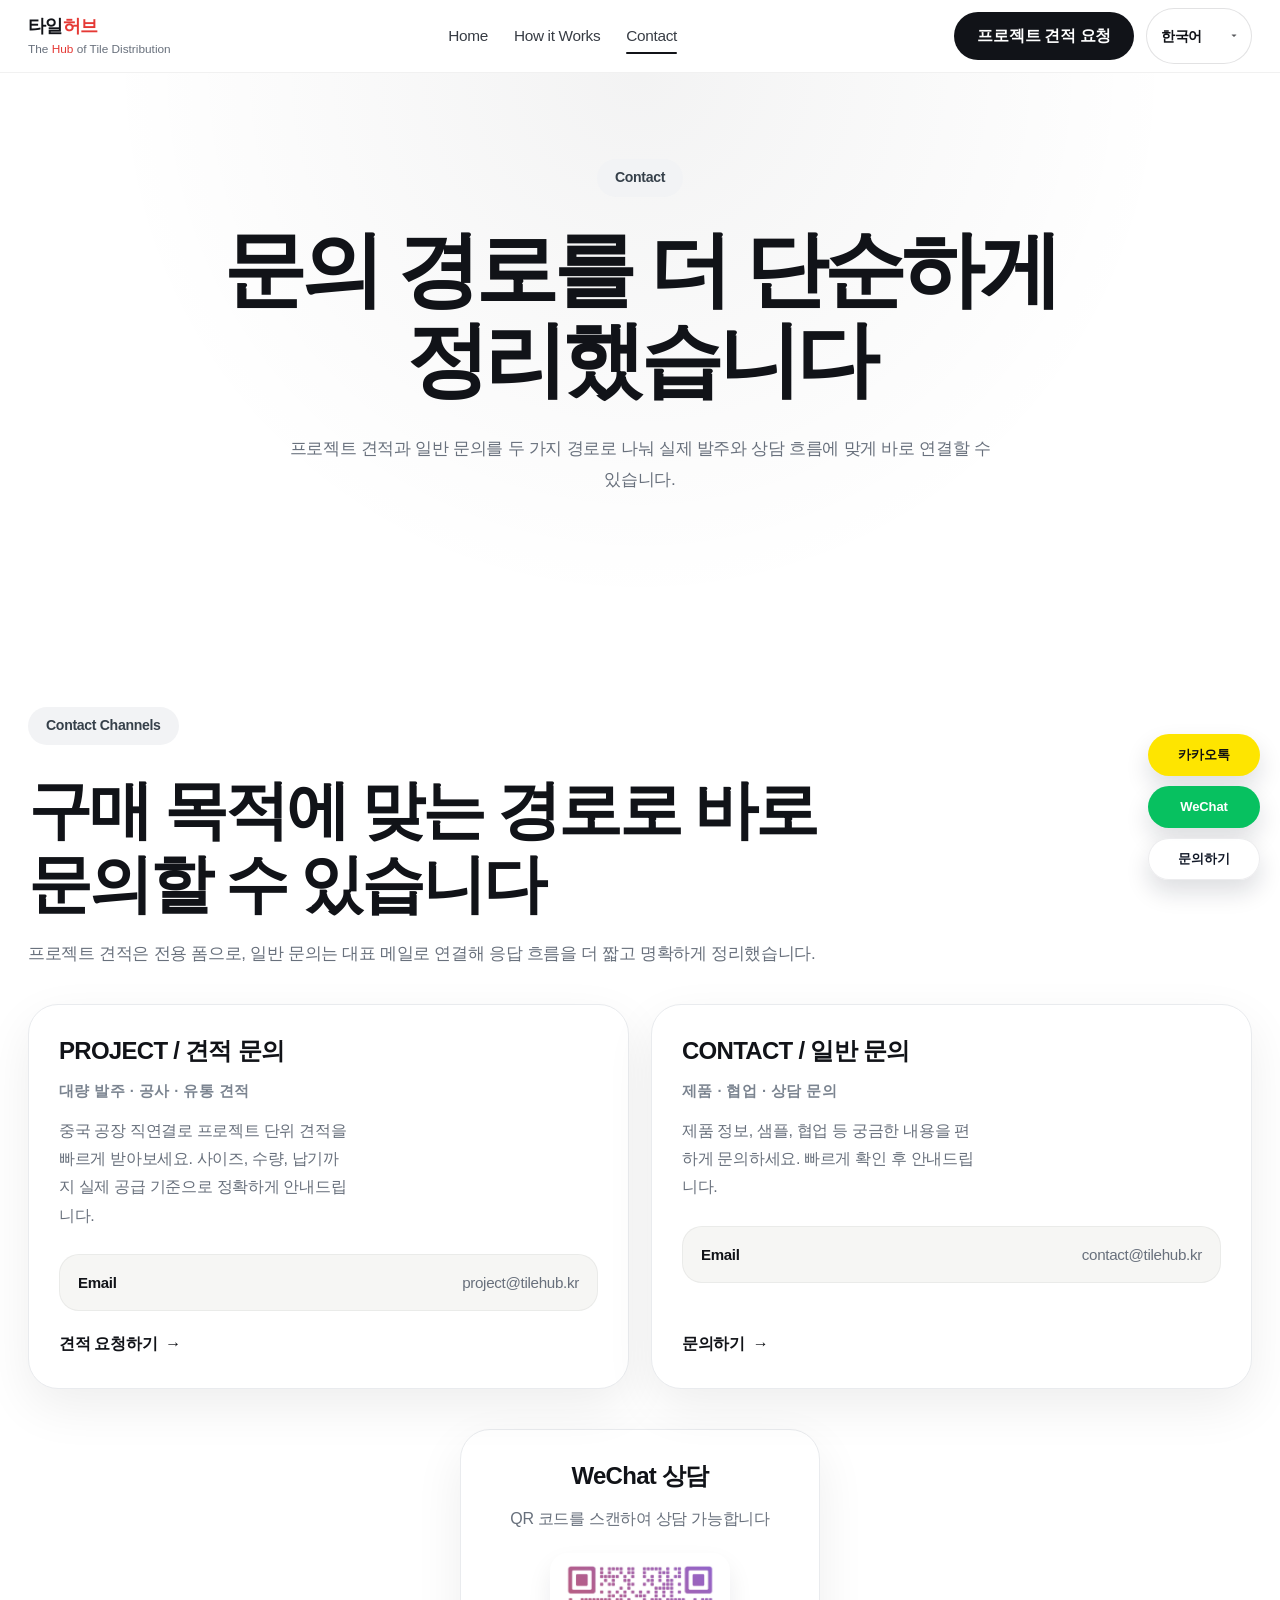
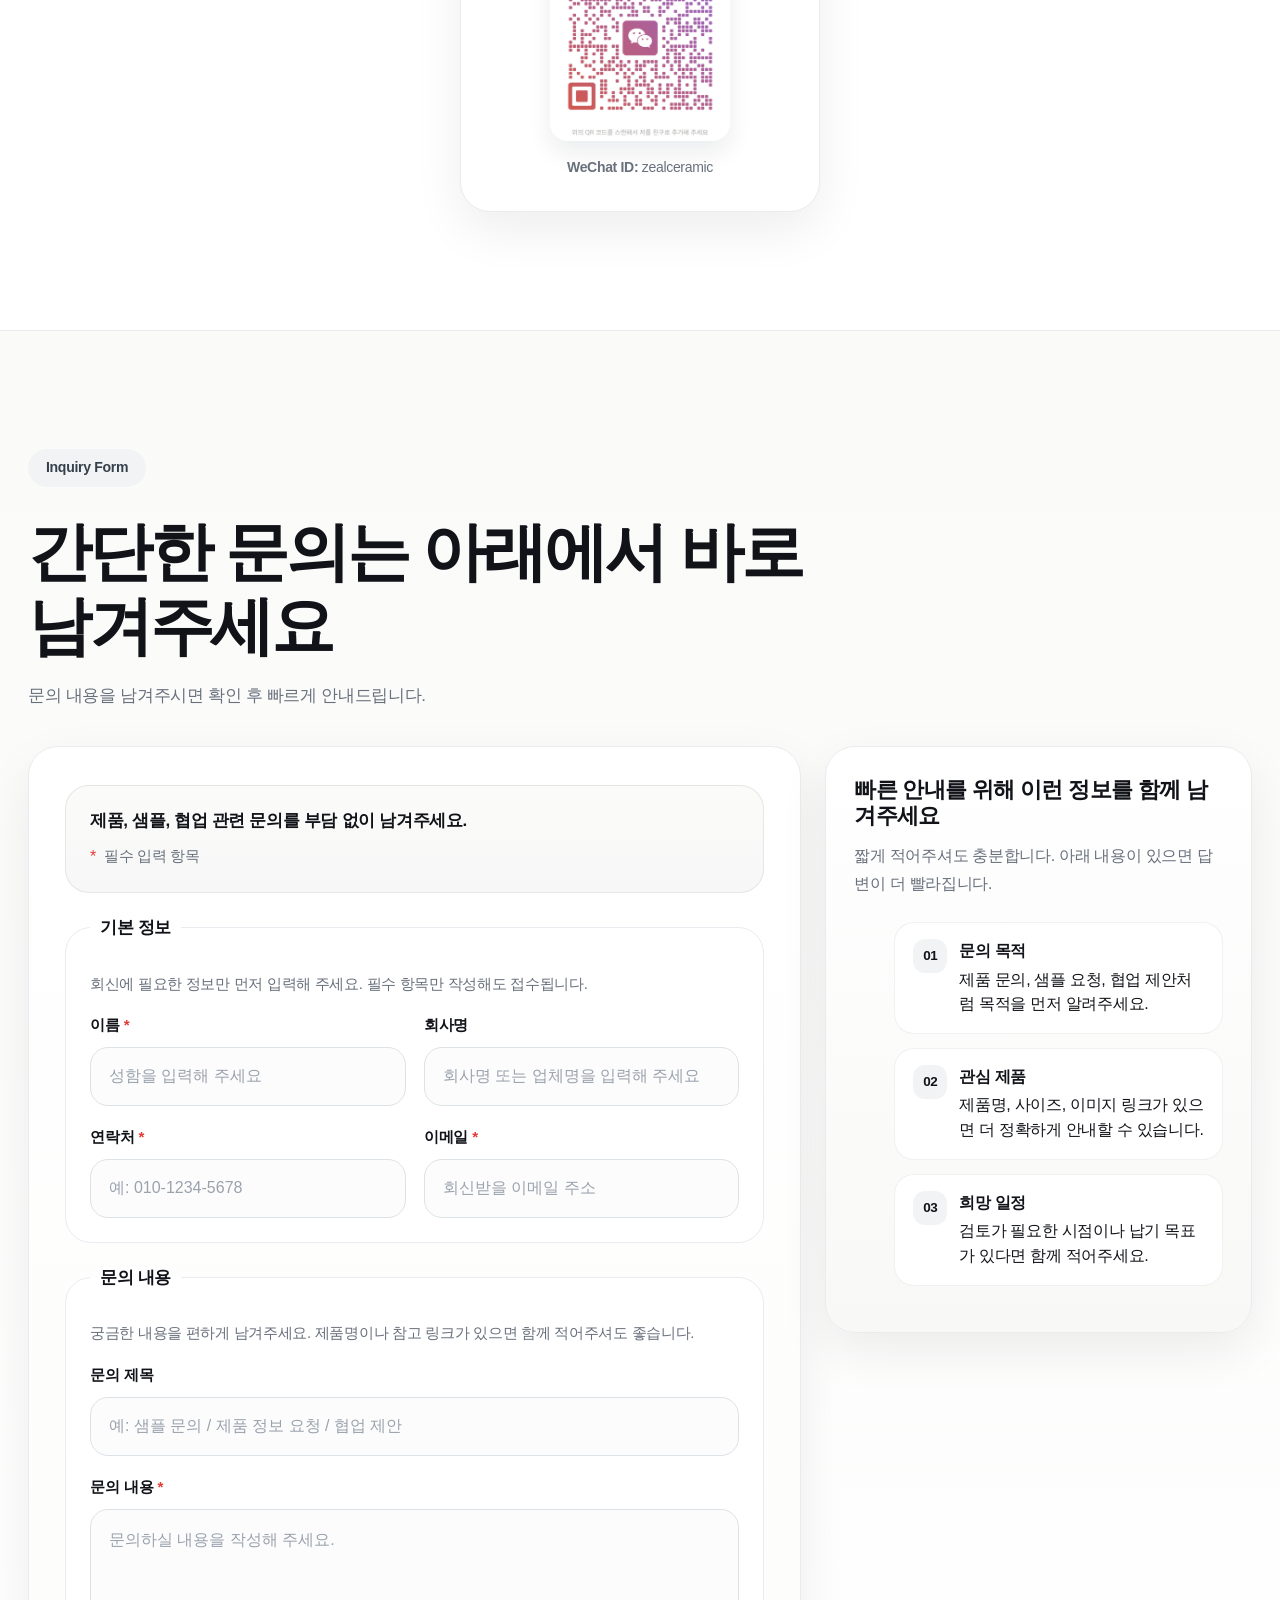
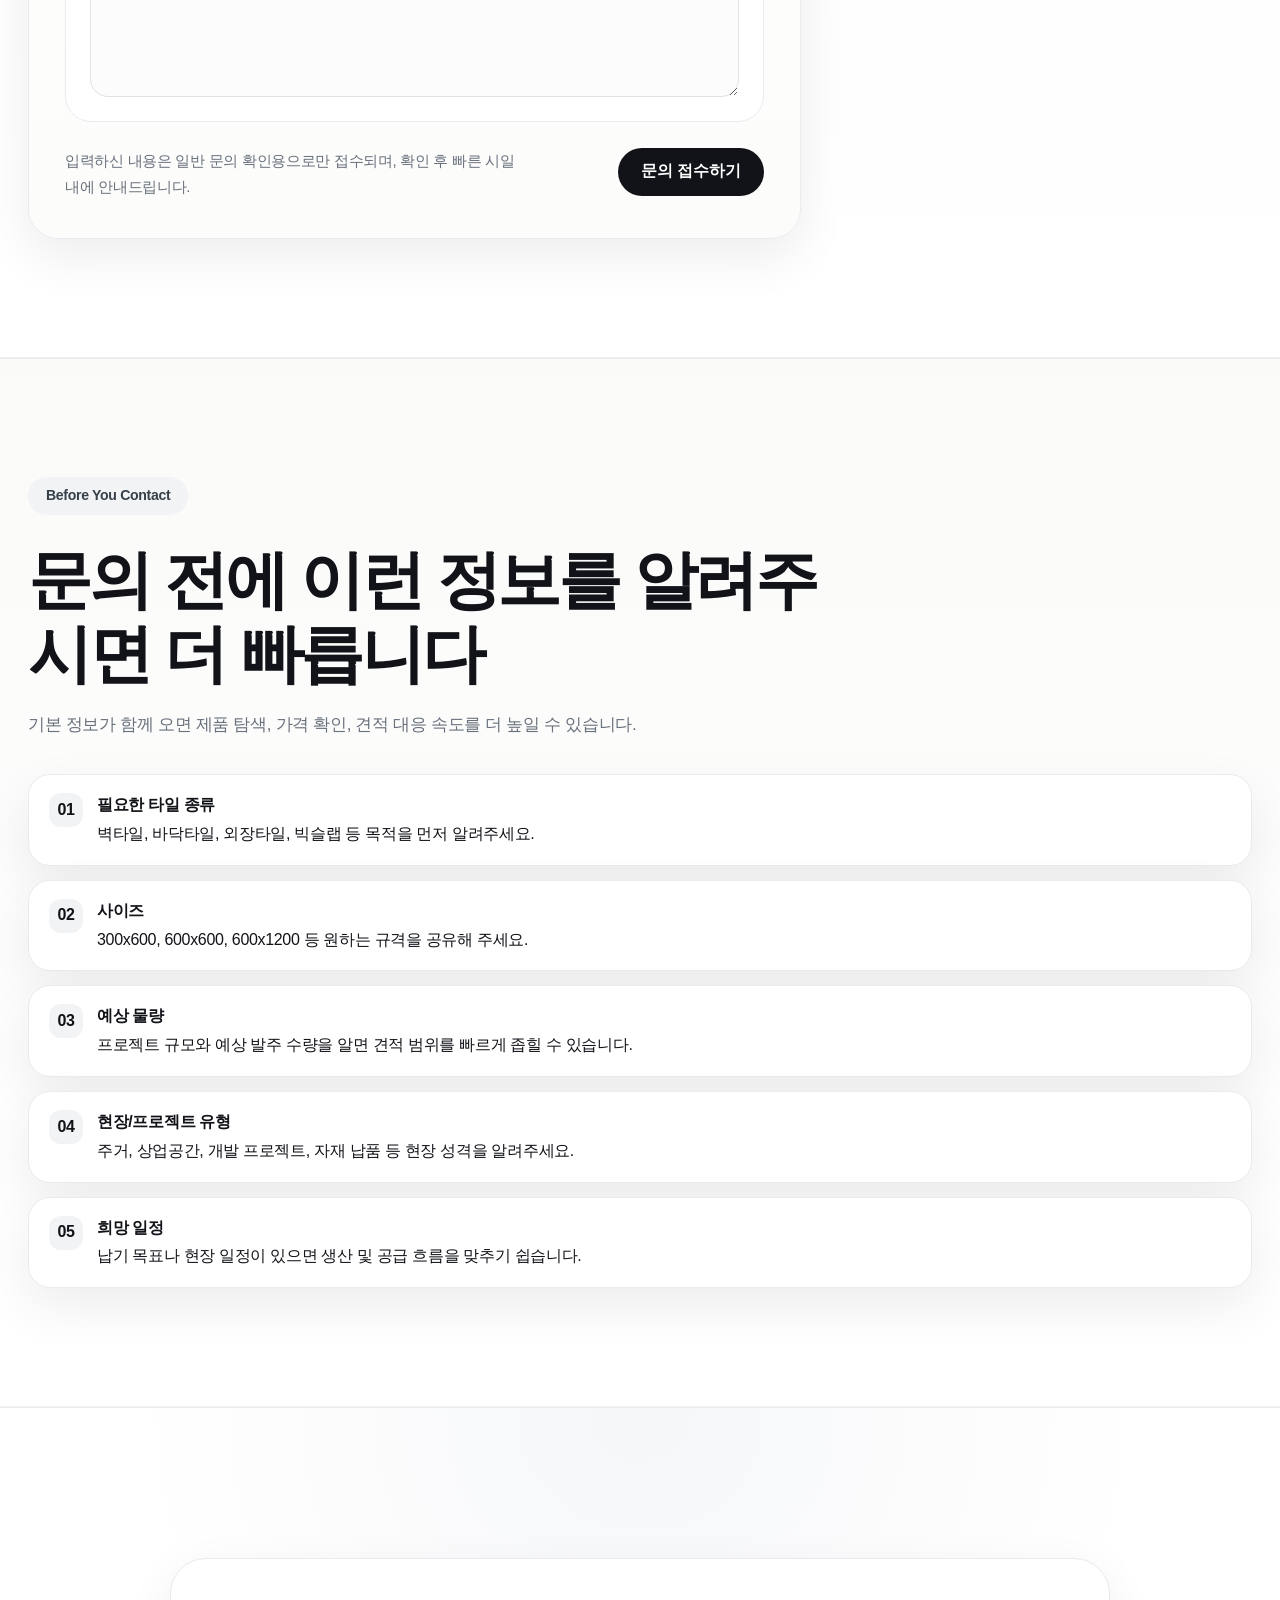
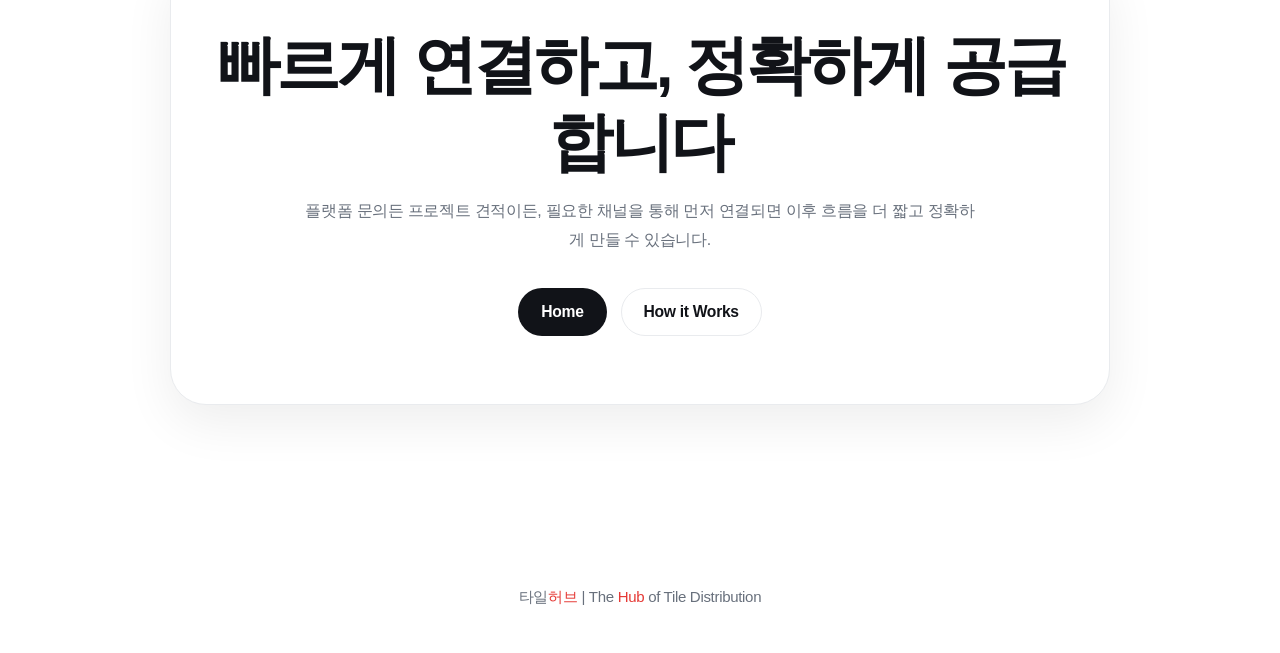
<file: contact.html>
<!DOCTYPE html>
<html lang="ko">
<head>
  <meta charset="UTF-8" />
  <meta name="viewport" content="width=device-width, initial-scale=1.0" />
  <title>타일허브 | Contact</title>
  <meta name="description" content="타일허브 프로젝트 문의, 플랫폼 협업, 중국 공장 연결, 파트너 상담 채널을 확인하세요." />
  <style>
    :root{
      --bg:#ffffff;
      --soft:#f6f6f4;
      --soft-2:#f2f3f5;
      --line:#e9ebee;
      --text:#111318;
      --muted:#68707c;
      --accent:#111318;
      --max:1320px;
      --radius:30px;
      --shadow:0 18px 50px rgba(0,0,0,.07);
      --shadow-hover:0 28px 70px rgba(0,0,0,.12);
    }

    *{box-sizing:border-box}
    html{scroll-behavior:smooth}
    body{
      margin:0;
      font-family:-apple-system,BlinkMacSystemFont,"SF Pro Display","Apple SD Gothic Neo","Noto Sans KR","Segoe UI",sans-serif;
      background:var(--bg);
      color:var(--text);
      line-height:1.55;
      letter-spacing:-0.02em;
    }
    a{text-decoration:none;color:inherit}
    .container{max-width:var(--max);margin:0 auto;padding:0 28px}
    .site-header{
      position:sticky;
      top:0;
      z-index:50;
      backdrop-filter:blur(18px);
      -webkit-backdrop-filter:blur(18px);
      background:rgba(255,255,255,.82);
      border-bottom:1px solid rgba(17,19,24,.06);
    }
    .nav{
      min-height:72px;
      display:flex;
      align-items:center;
      justify-content:space-between;
      gap:20px;
    }
    .brand{
      font-size:1.1rem;
      font-weight:700;
      letter-spacing:-0.03em;
    }
    .brand-hub{color:#E53935}
    .brand small{
      display:block;
      color:var(--muted);
      font-size:.74rem;
      font-weight:500;
      letter-spacing:0;
    }
    .nav-links{
      display:flex;
      gap:26px;
      align-items:center;
      color:#373c44;
      font-size:.96rem;
    }
    .nav-links a{position:relative}
    .nav-links a::after{
      content:"";
      position:absolute;
      left:0;
      bottom:-6px;
      width:0;
      height:2px;
      background:#111318;
      border-radius:999px;
      transition:width .24s ease;
    }
    .nav-links a:hover::after,
    .nav-links a.active::after{width:100%}
    .btn{
      display:inline-flex;
      align-items:center;
      justify-content:center;
      min-height:48px;
      padding:0 22px;
      border-radius:999px;
      border:1px solid transparent;
      font-weight:700;
      font-size:.98rem;
      transition:transform .24s ease, box-shadow .24s ease, background .24s ease;
      white-space:nowrap;
    }
    .btn:hover{transform:translateY(-2px)}
    .btn-dark{background:#111318;color:#fff}
    .btn-dark:hover{box-shadow:var(--shadow)}
    .btn-light{background:#fff;color:#111318;border-color:var(--line)}
    .btn-light:hover{background:var(--soft)}
    section{padding:118px 0}
    .eyebrow{
      display:inline-flex;
      padding:8px 18px;
      border-radius:999px;
      background:var(--soft-2);
      color:#36404a;
      font-size:.88rem;
      font-weight:700;
      margin-bottom:28px;
    }
    .hero{
      padding:86px 0 94px;
      background:radial-gradient(circle at top, rgba(17,19,24,.05) 0%, rgba(255,255,255,0) 65%);
    }
    .hero-copy{
      max-width:900px;
      margin:0 auto;
      text-align:center;
    }
    .hero-copy h1{
      margin:0;
      font-size:clamp(2.8rem,7vw,5.2rem);
      line-height:1.08;
      letter-spacing:-0.06em;
    }
    .hero-copy p{
      margin:28px auto 0;
      max-width:720px;
      font-size:1.08rem;
      line-height:1.8;
      color:var(--muted);
    }
    .section-head{
      max-width:820px;
      margin-bottom:34px;
    }
    .section-head h2{
      margin:0 0 18px;
      font-size:clamp(2.1rem,5vw,4rem);
      line-height:1.16;
      letter-spacing:-0.05em;
    }
    .section-head p{
      margin:0;
      color:var(--muted);
      font-size:1.06rem;
      line-height:1.8;
    }
    .contact-grid{
      display:grid;
      grid-template-columns:repeat(2,minmax(0,1fr));
      gap:22px;
      margin-top:34px;
    }
    .contact-card{
      min-height:100%;
      padding:32px 30px;
      border-radius:30px;
      border:1px solid var(--line);
      background:#fff;
      box-shadow:var(--shadow);
      display:flex;
      flex-direction:column;
      justify-content:space-between;
      gap:22px;
      transition:transform .26s ease, box-shadow .26s ease;
    }
    .contact-card:hover{
      transform:translateY(-4px);
      box-shadow:var(--shadow-hover);
    }
    .contact-card h3{
      margin:0 0 14px;
      font-size:1.5rem;
      line-height:1.2;
      letter-spacing:-0.03em;
    }
    .contact-card p{
      margin:0;
      color:var(--muted);
      line-height:1.76;
      max-width:34ch;
      text-wrap:pretty;
    }
    .contact-kicker{
      display:inline-flex;
      margin:0 0 14px;
      color:#7b8490;
      font-size:.92rem;
      font-weight:700;
      letter-spacing:.03em;
    }
    .contact-card-actions{
      margin-top:auto;
      display:flex;
      justify-content:flex-start;
    }
    .contact-link{
      display:inline-flex;
      align-items:center;
      gap:8px;
      color:#111318;
      font-size:1rem;
      font-weight:700;
      line-height:1.4;
      text-decoration:none;
    }
    .contact-list{
      display:grid;
      gap:14px;
      margin-top:24px;
    }
    .contact-item{
      display:flex;
      align-items:center;
      justify-content:space-between;
      gap:16px;
      padding:16px 18px;
      border-radius:20px;
      background:var(--soft);
      border:1px solid rgba(17,19,24,.05);
    }
    .contact-item strong{font-size:.94rem}
    .contact-item span{color:var(--muted);text-align:right;font-size:.95rem}
    .form-section{
      background:linear-gradient(180deg,#fafaf9 0%,#ffffff 100%);
      border-top:1px solid var(--line);
      border-bottom:1px solid rgba(17,19,24,.04);
    }
    .form-layout{
      display:grid;
      grid-template-columns:minmax(0,1.45fr) minmax(320px,.8fr);
      gap:24px;
      align-items:start;
    }
    .form-card,.guide-card{
      border-radius:30px;
      border:1px solid var(--line);
      background:#fff;
      box-shadow:var(--shadow);
    }
    .form-card{
      padding:38px 36px;
      background:linear-gradient(180deg,#ffffff 0%,#fcfcfb 100%);
    }
    .guide-card{
      padding:30px 28px;
      position:sticky;
      top:96px;
      background:linear-gradient(180deg,#ffffff 0%,#f8f8f7 100%);
    }
    .guide-card h3{
      margin:0 0 12px;
      font-size:1.38rem;
      line-height:1.2;
      letter-spacing:-0.03em;
    }
    .guide-card p{
      margin:0;
      color:var(--muted);
      line-height:1.76;
    }
    .guide-list{
      display:grid;
      gap:14px;
      margin-top:24px;
    }
    .guide-list li{
      list-style:none;
      display:grid;
      grid-template-columns:34px 1fr;
      gap:12px;
      align-items:start;
      padding:16px 18px;
      border-radius:20px;
      background:#fff;
      border:1px solid rgba(17,19,24,.06);
    }
    .guide-list span:first-child{
      display:inline-flex;
      align-items:center;
      justify-content:center;
      width:34px;
      height:34px;
      border-radius:12px;
      background:var(--soft-2);
      font-weight:800;
      font-size:.84rem;
    }
    .guide-list strong{
      display:block;
      margin-bottom:4px;
      font-size:.98rem;
    }
    form{display:grid;gap:22px}
    .form-intro{
      display:grid;
      gap:10px;
      padding:22px 24px;
      border:1px solid rgba(17,19,24,.08);
      border-radius:24px;
      background:linear-gradient(180deg,#fbfbfa 0%,#f6f7f6 100%);
    }
    .form-intro strong{font-size:1.06rem;letter-spacing:-0.02em}
    .required-guide{
      display:inline-flex;
      align-items:center;
      gap:8px;
      color:var(--muted);
      font-size:.92rem;
      line-height:1.6;
    }
    .required-mark{margin-left:4px;color:#e53935}
    .required-guide .required-mark{margin-left:0;font-size:1rem}
    fieldset{
      margin:0;
      padding:28px 24px 24px;
      border:1px solid var(--line);
      border-radius:26px;
      background:#fff;
    }
    legend{padding:0 10px;font-size:1.04rem;font-weight:800;letter-spacing:-0.02em}
    .section-summary{margin:2px 0 18px;color:var(--muted);font-size:.94rem;line-height:1.72}
    .field-grid{display:grid;grid-template-columns:repeat(2,minmax(0,1fr));gap:20px 18px}
    .field{display:grid;gap:10px;align-content:start}
    .field-full{grid-column:1 / -1}
    label{font-size:.95rem;font-weight:700;letter-spacing:-0.01em;line-height:1.5}
    .hint{color:var(--muted);font-size:.88rem;line-height:1.6}
    input,select,textarea{
      width:100%;
      min-height:56px;
      border:1px solid #dde2e7;
      border-radius:18px;
      background:#fcfcfc;
      color:var(--text);
      padding:16px 18px;
      font:inherit;
      transition:border-color .2s ease, box-shadow .2s ease, background .2s ease;
    }
    input::placeholder,textarea::placeholder{color:#9aa2ad}
    textarea{min-height:188px;resize:vertical;line-height:1.72}
    input:hover,select:hover,textarea:hover{border-color:#cfd5dc;background:#fff}
    input:focus,select:focus,textarea:focus{outline:none;border-color:#9aa4af;background:#fff;box-shadow:0 0 0 4px rgba(17,19,24,.06)}
    .field-error{display:none;color:#b42318;font-size:.88rem;line-height:1.6;font-weight:600}
    .has-error .field-error{display:block}
    .has-error input,.has-error select,.has-error textarea{border-color:rgba(229,57,53,.42);background:#fff7f6;box-shadow:none}
    .form-footer{display:flex;align-items:flex-start;justify-content:space-between;gap:18px;flex-wrap:wrap;padding-top:4px}

    .wechat-consult{
      margin: 40px auto 0;
      text-align: center;
    }

    .wechat-consult .contact-card{
      margin: 0 auto;
      max-width: 360px;
    }

    .wechat-qr{
      margin-top: 20px;
    }

    .wechat-qr img{
      display: block;
      width: 100%;
      max-width: 180px;
      height: auto;
      margin: 0 auto 16px;
      border-radius: 18px;
      box-shadow: 0 12px 24px rgba(15, 23, 42, 0.08);
    }

    .wechat-id{
      font-size: 14px;
      color: var(--muted);
    }

    .wechat-id strong{
      color: var(--ink);
    }
    .form-note{max-width:460px;color:var(--muted);font-size:.94rem;line-height:1.75}
    .submit-status:empty{display:none}
    .submit-status{margin-top:4px;padding:14px 16px;border-radius:18px;background:#f6f7f8;color:var(--muted);font-size:.92rem;line-height:1.7}
    .submit-status.is-error{color:#b42318}
    .btn:disabled{opacity:.7;cursor:not-allowed;transform:none}
    .partner-label{
      display:inline-flex;
      margin-bottom:18px;
      padding:7px 14px;
      border-radius:999px;
      background:#111318;
      color:#fff;
      font-size:.8rem;
      font-weight:700;
      letter-spacing:.04em;
    }
    .partner-name{
      margin:0;
      font-size:2rem;
      line-height:1.04;
      letter-spacing:-0.05em;
    }
    .partner-meta{
      margin:10px 0 14px;
      color:var(--muted);
    }
    .partner-note{
      margin:0;
      color:#111318;
      font-weight:700;
    }
    .checklist{
      margin:34px 0 0;
      display:grid;
      gap:14px;
    }
    .check-item{
      display:flex;
      align-items:flex-start;
      gap:14px;
      padding:18px 20px;
      border-radius:22px;
      background:#fff;
      border:1px solid var(--line);
      box-shadow:var(--shadow);
    }
    .check-item span{
      display:inline-flex;
      align-items:center;
      justify-content:center;
      width:34px;
      height:34px;
      border-radius:12px;
      background:var(--soft-2);
      font-weight:700;
      flex:0 0 auto;
    }
    .check-item strong{
      display:block;
      margin-bottom:4px;
      font-size:1rem;
    }
    .cta{
      padding:150px 0;
      background:radial-gradient(circle at top, #f6f7f9 0%, #ffffff 52%);
      border-top:1px solid var(--line);
    }
    .cta-box{
      max-width:940px;
      margin:0 auto;
      text-align:center;
      padding:68px 32px;
      border-radius:36px;
      border:1px solid var(--line);
      background:#fff;
      box-shadow:var(--shadow);
    }
    .cta-box h2{
      margin:0 0 16px;
      font-size:clamp(2rem,5vw,4rem);
      line-height:1.2;
      letter-spacing:-0.05em;
    }
    .cta-box p{
      margin:0 auto;
      max-width:680px;
      color:var(--muted);
      line-height:1.8;
    }
    .hero-actions{
      display:flex;
      justify-content:center;
      gap:14px;
      flex-wrap:wrap;
      margin-top:34px;
    }
    footer{
      padding:30px 0 44px;
      color:var(--muted);
      font-size:.94rem;
    }
    .footer-row{
      display:flex;
      justify-content:center;
      gap:18px;
      text-align:center;
      flex-wrap:wrap;
    }
    .reveal{opacity:1;transform:none}
    .js-motion .reveal{
      opacity:0;
      transform:translateY(22px);
      transition:opacity .7s ease, transform .7s ease;
    }
    .js-motion .reveal.show{opacity:1;transform:none}
    .reveal-delay-1{transition-delay:.06s}
    .reveal-delay-2{transition-delay:.12s}
    .reveal-delay-3{transition-delay:.18s}
    @media (max-width:1100px){
      .contact-grid,.form-layout{grid-template-columns:1fr}
      .guide-card{position:static}
    }
    @media (max-width:760px){
      .container{padding:0 20px}
      .nav-links{display:none}
      section{padding:92px 0}
      .hero{padding:40px 0 56px}
      .contact-card,.cta-box,.check-item,.form-card,.guide-card{padding:26px 22px;border-radius:24px}
      .form-intro{padding:18px 18px;border-radius:20px}
      fieldset{padding:20px 16px 18px;border-radius:20px}
      .field-grid{grid-template-columns:1fr}
      .contact-item{flex-direction:column;align-items:flex-start}
      .contact-item span{text-align:left}
      .hero-actions,.form-footer{flex-direction:column;align-items:stretch}
      .btn{width:100%}
    }
  
    .header-tools{
      display:flex;
      align-items:center;
      gap:12px;
      flex-shrink:0;
    }

    .header-tools .btn{
      width:auto;
    }

    .lang-switcher-wrap{
      position:relative;
    }

    .lang-switcher{
      appearance:none;
      -webkit-appearance:none;
      min-width:106px;
      height:48px;
      padding:0 36px 0 14px;
      border-radius:999px;
      border:1px solid rgba(17,19,24,.12);
      background:#fff;
      color:#111318;
      font-size:.9rem;
      font-weight:700;
      letter-spacing:-0.02em;
      cursor:pointer;
      outline:none;
    }

    .lang-switcher-wrap::after{
      content:"▾";
      position:absolute;
      right:15px;
      top:50%;
      transform:translateY(-52%);
      font-size:12px;
      color:#111318;
      pointer-events:none;
      opacity:.7;
    }

    .translate-anchor{
      position:absolute;
      left:-9999px;
      width:1px;
      height:1px;
      overflow:hidden;
    }

    .goog-te-banner-frame.skiptranslate{
      display:none !important;
    }

    body{
      top:0 !important;
    }

    @media (max-width:760px){
      .header-tools{
        margin-left:auto;
      }

      .header-tools .btn{
        width:auto;
      }

      .lang-switcher{
        min-width:98px;
        height:44px;
      }
    }

  </style>
</head>
<body>
  <header class="site-header">
    <div class="container nav">
      <a href="/" class="brand">타일<span class="brand-hub">허브</span><small>The <span class="brand-hub">Hub</span> of Tile Distribution</small></a>
      <nav class="nav-links">
        <a href="/">Home</a>
        <a href="/how-it-works.html">How it Works</a>
        <a href="/contact.html" class="active">Contact</a>
      </nav>
      <div class="header-tools">
        <a class="btn btn-dark" href="/project-request.html">프로젝트 견적 요청</a>
        <div class="lang-switcher-wrap">
          <select class="lang-switcher" data-lang-switcher aria-label="언어 선택">
            <option value="ko">한국어</option>
            <option value="en">English</option>
            <option value="zh-CN">中文</option>
          </select>
        </div>
      </div>
    </div>
  </header>

  <main>
    <section class="hero">
      <div class="container">
        <div class="hero-copy reveal show">
          <span class="eyebrow">Contact</span>
          <h1>문의 경로를 더 단순하게 정리했습니다</h1>
          <p>프로젝트 견적과 일반 문의를 두 가지 경로로 나눠
실제 발주와 상담 흐름에 맞게 바로 연결할 수 있습니다.</p>
        </div>
      </div>
    </section>

    <section>
      <div class="container">
        <div class="section-head reveal">
          <span class="eyebrow">Contact Channels</span>
          <h2>구매 목적에 맞는 경로로
바로 문의할 수 있습니다</h2>
          <p>프로젝트 견적은 전용 폼으로, 일반 문의는 대표 메일로 연결해
응답 흐름을 더 짧고 명확하게 정리했습니다.</p>
        </div>

        <div class="contact-grid">
          <article class="contact-card reveal reveal-delay-1">
            <div>
              <h3>PROJECT / 견적 문의</h3>
              <span class="contact-kicker">대량 발주 · 공사 · 유통 견적</span>
              <p>중국 공장 직연결로 프로젝트 단위 견적을 빠르게 받아보세요.
사이즈, 수량, 납기까지 실제 공급 기준으로 정확하게 안내드립니다.</p>
              <div class="contact-list">
                <a class="contact-item" href="mailto:project@tilehub.kr?subject=[TileHub] 프로젝트 견적 문의">
                  <strong>Email</strong>
                  <span>project@tilehub.kr</span>
                </a>
              </div>
            </div>
            <div class="contact-card-actions">
              <a class="contact-link" href="/project-request.html">견적 요청하기 <span aria-hidden="true">→</span></a>
            </div>
          </article>

          <article class="contact-card reveal reveal-delay-2">
            <div>
              <h3>CONTACT / 일반 문의</h3>
              <span class="contact-kicker">제품 · 협업 · 상담 문의</span>
              <p>제품 정보, 샘플, 협업 등 궁금한 내용을 편하게 문의하세요.
빠르게 확인 후 안내드립니다.</p>
              <div class="contact-list">
                <a class="contact-item" href="mailto:contact@tilehub.kr?subject=[TileHub] 일반 문의">
                  <strong>Email</strong>
                  <span>contact@tilehub.kr</span>
                </a>
              </div>
            </div>
            <div class="contact-card-actions">
              <a class="contact-link" href="mailto:contact@tilehub.kr?subject=[TileHub] 일반 문의">문의하기 <span aria-hidden="true">→</span></a>
            </div>
          </article>
        </div>

        <div class="wechat-consult reveal">
          <article class="contact-card">
            <div>
              <h3>WeChat 상담</h3>
              <p>QR 코드를 스캔하여 상담 가능합니다</p>
              <div class="wechat-qr" id="wechat-qr" style="scroll-margin-top: 120px;">
                <img src="/images/wechat-qr.jpg" alt="TileHub WeChat QR 코드" />
                <div class="wechat-id"><strong>WeChat ID:</strong> zealceramic</div>
              </div>
            </div>
          </article>
        </div>
      </div>
    </section>

    <section class="form-section" id="contact-form">
      <div class="container">
        <div class="section-head reveal">
          <span class="eyebrow">Inquiry Form</span>
          <h2>간단한 문의는 아래에서 바로 남겨주세요</h2>
          <p>문의 내용을 남겨주시면 확인 후 빠르게 안내드립니다.</p>
        </div>

        <div class="form-layout">
          <div class="form-card reveal reveal-delay-1">
            <form id="contactInquiryForm" action="https://formspree.io/f/mzdjkgop" method="POST" novalidate>
              <input type="hidden" name="_subject" value="TileHub 일반 문의 접수" />
              <input type="hidden" name="subject" value="TileHub 일반 문의 접수" />
              <input type="hidden" name="inquiry_type" value="general" />
              <input type="hidden" name="_next" value="https://tilehub.kr/thankyou.html?source=contact" />

              <div class="form-intro">
                <strong>제품, 샘플, 협업 관련 문의를 부담 없이 남겨주세요.</strong>
                <div class="required-guide"><span class="required-mark">*</span> 필수 입력 항목</div>
              </div>

              <fieldset>
                <legend>기본 정보</legend>
                <p class="section-summary">회신에 필요한 정보만 먼저 입력해 주세요. 필수 항목만 작성해도 접수됩니다.</p>
                <div class="field-grid">
                  <div class="field">
                    <label for="contact-name">이름<span class="required-mark">*</span></label>
                    <input id="contact-name" name="name" type="text" placeholder="성함을 입력해 주세요" autocomplete="name" required />
                    <div class="field-error"></div>
                  </div>
                  <div class="field">
                    <label for="contact-company">회사명</label>
                    <input id="contact-company" name="company" type="text" placeholder="회사명 또는 업체명을 입력해 주세요" autocomplete="organization" />
                    <div class="field-error"></div>
                  </div>
                  <div class="field">
                    <label for="contact-phone">연락처<span class="required-mark">*</span></label>
                    <input id="contact-phone" name="phone" type="tel" placeholder="예: 010-1234-5678" autocomplete="tel" inputmode="tel" required />
                    <div class="field-error"></div>
                  </div>
                  <div class="field">
                    <label for="contact-email">이메일<span class="required-mark">*</span></label>
                    <input id="contact-email" name="email" type="email" placeholder="회신받을 이메일 주소" autocomplete="email" required />
                    <div class="field-error"></div>
                  </div>
                </div>
              </fieldset>

              <fieldset>
                <legend>문의 내용</legend>
                <p class="section-summary">궁금한 내용을 편하게 남겨주세요. 제품명이나 참고 링크가 있으면 함께 적어주셔도 좋습니다.</p>
                <div class="field-grid">
                  <div class="field field-full">
                    <label for="contact-subject">문의 제목</label>
                    <input id="contact-subject" name="subject_line" type="text" placeholder="예: 샘플 문의 / 제품 정보 요청 / 협업 제안" />
                    <div class="field-error"></div>
                  </div>
                  <div class="field field-full">
                    <label for="contact-message">문의 내용<span class="required-mark">*</span></label>
                    <textarea id="contact-message" name="message" placeholder="문의하실 내용을 작성해 주세요." required></textarea>
                    <div class="field-error"></div>
                  </div>
                </div>
              </fieldset>

              <div class="form-footer">
                <div class="form-note">입력하신 내용은 일반 문의 확인용으로만 접수되며, 확인 후 빠른 시일 내에 안내드립니다.</div>
                <button class="btn btn-dark" id="contactInquirySubmit" type="submit">문의 접수하기</button>
              </div>
              <div class="submit-status" id="contactInquiryStatus" aria-live="polite"></div>
            </form>
          </div>

          <aside class="guide-card reveal reveal-delay-2">
            <h3>빠른 안내를 위해 이런 정보를 함께 남겨주세요</h3>
            <p>짧게 적어주셔도 충분합니다. 아래 내용이 있으면 답변이 더 빨라집니다.</p>
            <ul class="guide-list">
              <li><span>01</span><div><strong>문의 목적</strong><div>제품 문의, 샘플 요청, 협업 제안처럼 목적을 먼저 알려주세요.</div></div></li>
              <li><span>02</span><div><strong>관심 제품</strong><div>제품명, 사이즈, 이미지 링크가 있으면 더 정확하게 안내할 수 있습니다.</div></div></li>
              <li><span>03</span><div><strong>희망 일정</strong><div>검토가 필요한 시점이나 납기 목표가 있다면 함께 적어주세요.</div></div></li>
            </ul>
          </aside>
        </div>
      </div>
    </section>

    <section style="background:linear-gradient(180deg,#fafaf9 0%,#ffffff 100%);border-top:1px solid var(--line);border-bottom:1px solid rgba(17,19,24,.04);">
      <div class="container">
        <div class="section-head reveal">
          <span class="eyebrow">Before You Contact</span>
          <h2>문의 전에 이런 정보를 알려주시면 더 빠릅니다</h2>
          <p>기본 정보가 함께 오면 제품 탐색, 가격 확인, 견적 대응 속도를 더 높일 수 있습니다.</p>
        </div>

        <div class="checklist">
          <div class="check-item reveal reveal-delay-1">
            <span>01</span>
            <div><strong>필요한 타일 종류</strong><div>벽타일, 바닥타일, 외장타일, 빅슬랩 등 목적을 먼저 알려주세요.</div></div>
          </div>
          <div class="check-item reveal reveal-delay-2">
            <span>02</span>
            <div><strong>사이즈</strong><div>300x600, 600x600, 600x1200 등 원하는 규격을 공유해 주세요.</div></div>
          </div>
          <div class="check-item reveal reveal-delay-3">
            <span>03</span>
            <div><strong>예상 물량</strong><div>프로젝트 규모와 예상 발주 수량을 알면 견적 범위를 빠르게 좁힐 수 있습니다.</div></div>
          </div>
          <div class="check-item reveal">
            <span>04</span>
            <div><strong>현장/프로젝트 유형</strong><div>주거, 상업공간, 개발 프로젝트, 자재 납품 등 현장 성격을 알려주세요.</div></div>
          </div>
          <div class="check-item reveal">
            <span>05</span>
            <div><strong>희망 일정</strong><div>납기 목표나 현장 일정이 있으면 생산 및 공급 흐름을 맞추기 쉽습니다.</div></div>
          </div>
        </div>
      </div>
    </section>

    <section class="cta">
      <div class="container">
        <div class="cta-box reveal">
          <h2>빠르게 연결하고, 정확하게 공급합니다</h2>
          <p>플랫폼 문의든 프로젝트 견적이든, 필요한 채널을 통해 먼저 연결되면 이후 흐름을 더 짧고 정확하게 만들 수 있습니다.</p>
          <div class="hero-actions">
            <a class="btn btn-dark" href="/">Home</a>
            <a class="btn btn-light" href="/how-it-works.html">How it Works</a>
          </div>
        </div>
      </div>
    </section>
  </main>

  <footer>
    <div class="container footer-row">
      <div>타일<span class="brand-hub">허브</span> | The <span class="brand-hub">Hub</span> of Tile Distribution</div>
    </div>
  </footer>

  <script>
    document.body.classList.add("js-motion");
    const revealItems = document.querySelectorAll(".reveal");
    const contactInquiryForm = document.getElementById("contactInquiryForm");
    const contactInquiryStatus = document.getElementById("contactInquiryStatus");
    const contactInquirySubmit = document.getElementById("contactInquirySubmit");
    const contactPhoneInput = document.getElementById("contact-phone");

    function handleReveal() {
      const trigger = window.innerHeight * 0.94;
      revealItems.forEach((item) => {
        if (item.getBoundingClientRect().top < trigger) {
          item.classList.add("show");
        }
      });
    }

    function isValidEmail(value) {
      return /^[^\s@]+@[^\s@]+\.[^\s@]+$/.test(value);
    }

    function isValidPhone(value) {
      return value.replace(/\D/g, "").length >= 8;
    }

    function setContactStatus(message, type) {
      contactInquiryStatus.textContent = message;
      contactInquiryStatus.className = "submit-status" + (type ? ` is-${type}` : "");
    }

    function setFieldError(field, message) {
      const error = field.querySelector(".field-error");
      field.classList.add("has-error");
      if (error) {
        error.textContent = message;
      }
    }

    function clearFieldError(field) {
      field.classList.remove("has-error");
      const error = field.querySelector(".field-error");
      if (error) {
        error.textContent = "";
      }
    }

    function getField(inputId) {
      return contactInquiryForm.querySelector(`#${inputId}`).closest(".field");
    }

    function formatPhoneNumber(value) {
      const digits = value.replace(/\D/g, "").slice(0, 11);
      if (digits.length < 4) return digits;
      if (digits.length < 8) return `${digits.slice(0, 3)}-${digits.slice(3)}`;
      if (digits.length < 11) return `${digits.slice(0, 3)}-${digits.slice(3, 6)}-${digits.slice(6)}`;
      return `${digits.slice(0, 3)}-${digits.slice(3, 7)}-${digits.slice(7)}`;
    }

    function validateContactForm() {
      const checks = [
        { id: "contact-name", message: "이름을 입력해 주세요." },
        { id: "contact-phone", message: "연락처를 입력해 주세요." },
        { id: "contact-email", message: "이메일 주소를 입력해 주세요." },
        { id: "contact-message", message: "문의 내용을 입력해 주세요." },
      ];

      let firstInvalid = null;
      checks.forEach(({ id, message }) => {
        const input = contactInquiryForm.querySelector(`#${id}`);
        const field = input.closest(".field");
        const value = input.value.trim();
        if (!value) {
          setFieldError(field, message);
          firstInvalid = firstInvalid || input;
        } else {
          clearFieldError(field);
        }
      });

      const emailValue = contactInquiryForm.elements.email.value.trim();
      if (emailValue && !isValidEmail(emailValue)) {
        setFieldError(getField("contact-email"), "이메일 주소 형식이 올바르지 않습니다.");
        firstInvalid = firstInvalid || contactInquiryForm.elements.email;
      }

      const phoneValue = contactInquiryForm.elements.phone.value.trim();
      if (phoneValue && !isValidPhone(phoneValue)) {
        setFieldError(getField("contact-phone"), "연락처는 숫자 기준 8자리 이상 입력해 주세요.");
        firstInvalid = firstInvalid || contactInquiryForm.elements.phone;
      }

      if (firstInvalid) {
        const firstMessage = firstInvalid.closest(".field").querySelector(".field-error").textContent;
        setContactStatus(firstMessage, "error");
        firstInvalid.focus();
        return false;
      }

      return true;
    }

    contactInquiryForm.addEventListener("submit", (event) => {
      setContactStatus("", "");
      if (!validateContactForm()) {
        event.preventDefault();
        return;
      }
      contactInquirySubmit.disabled = true;
      contactInquirySubmit.textContent = "전송 중...";
    });

    contactInquiryForm.querySelectorAll("input, textarea").forEach((element) => {
      const field = element.closest(".field");
      if (!field) return;
      element.addEventListener("input", () => {
        clearFieldError(field);
        if (contactInquiryStatus.classList.contains("is-error")) {
          setContactStatus("", "");
        }
      });
    });

    contactPhoneInput.addEventListener("input", () => {
      contactPhoneInput.value = formatPhoneNumber(contactPhoneInput.value);
    });

    window.addEventListener("scroll", handleReveal, { passive: true });
    window.addEventListener("load", handleReveal);
    handleReveal();
  </script>
  <style>
    .floating-consult{
      position: fixed;
      right: 20px;
      bottom: 20px;
      z-index: 1200;
      display: flex;
      flex-direction: column;
      gap: 10px;
      align-items: flex-end;
    }

    .floating-consult-link{
      min-width: 112px;
      height: 42px;
      padding: 0 16px;
      border-radius: 999px;
      display: inline-flex;
      align-items: center;
      justify-content: center;
      font-size: 13px;
      font-weight: 600;
      letter-spacing: -0.01em;
      text-decoration: none;
      box-shadow: 0 12px 24px rgba(15, 23, 42, 0.14);
      transition: background-color 0.2s ease, transform 0.2s ease;
      backdrop-filter: blur(10px);
    }

    .floating-consult-link:hover{
      transform: translateY(-1px);
    }

    .floating-consult-link.is-kakao{
      background: #FEE500;
      color: #111111;
    }

    .floating-consult-link.is-wechat{
      background: #07C160;
      color: #ffffff;
    }

    .floating-consult-link.is-wechat:hover{
      background: #05a94f;
    }

    .floating-consult-link.is-inquiry{
      background: rgba(255, 255, 255, 0.92);
      color: #111827;
      border: 1px solid rgba(15, 23, 42, 0.08);
    }

    @media (max-width: 767px){
      .floating-consult{
        right: 16px;
        bottom: 16px;
        gap: 8px;
      }

      .floating-consult-link{
        min-width: 104px;
        height: 40px;
        padding: 0 14px;
        font-size: 12px;
      }
    }
  </style>

  <div class="floating-consult" aria-label="Quick Consultation">
    <a
      class="floating-consult-link is-kakao"
      href="https://pf.kakao.com/_cTIDT"
      target="_blank"
      rel="noopener"
    >
      카카오톡
    </a>

    <a
      class="floating-consult-link is-wechat"
      href="/wechat.html"
    >
      WeChat
    </a>

    <a
      class="floating-consult-link is-inquiry"
      href="#contactInquiryForm"
    >
      문의하기
    </a>
  </div>

<div id="google_translate_element" class="translate-anchor" aria-hidden="true"></div>
<script>
  (function () {
    const STORAGE_KEY = "tilehub_lang";
    const COOKIE_NAME = "googtrans";

    function setCookie(value) {
      document.cookie = COOKIE_NAME + "=" + value + ";path=/";
      const host = window.location.hostname;
      if (host && host.includes(".")) {
        const parts = host.split(".");
        const baseDomain = "." + parts.slice(-2).join(".");
        document.cookie = COOKIE_NAME + "=" + value + ";path=/;domain=" + baseDomain;
      }
    }

    function applyStoredLanguage() {
      let saved = "ko";
      try {
        saved = window.localStorage.getItem(STORAGE_KEY) || "ko";
      } catch (error) {}

      if (saved === "en" || saved === "zh-CN") {
        setCookie("/ko/" + saved);
      } else {
        setCookie("/ko/ko");
      }

      return saved;
    }

    function bindSwitchers(saved) {
      const switchers = document.querySelectorAll("[data-lang-switcher]");
      switchers.forEach((switcher) => {
        switcher.value = saved;
        switcher.addEventListener("change", () => {
          const lang = switcher.value;
          try {
            window.localStorage.setItem(STORAGE_KEY, lang);
          } catch (error) {}

          if (lang === "en" || lang === "zh-CN") {
            setCookie("/ko/" + lang);
          } else {
            setCookie("/ko/ko");
          }

          window.location.reload();
        });
      });
    }

    const savedLanguage = applyStoredLanguage();

    window.googleTranslateElementInit = function () {
      if (window.google && window.google.translate) {
        new window.google.translate.TranslateElement({
          pageLanguage: "ko",
          autoDisplay: false,
          includedLanguages: "ko,en,zh-CN",
          layout: window.google.translate.TranslateElement.InlineLayout.SIMPLE
        }, "google_translate_element");
      }

      bindSwitchers(savedLanguage);
    };
  })();
</script>
<script src="//translate.google.com/translate_a/element.js?cb=googleTranslateElementInit"></script>

</body>
</html>
</file>
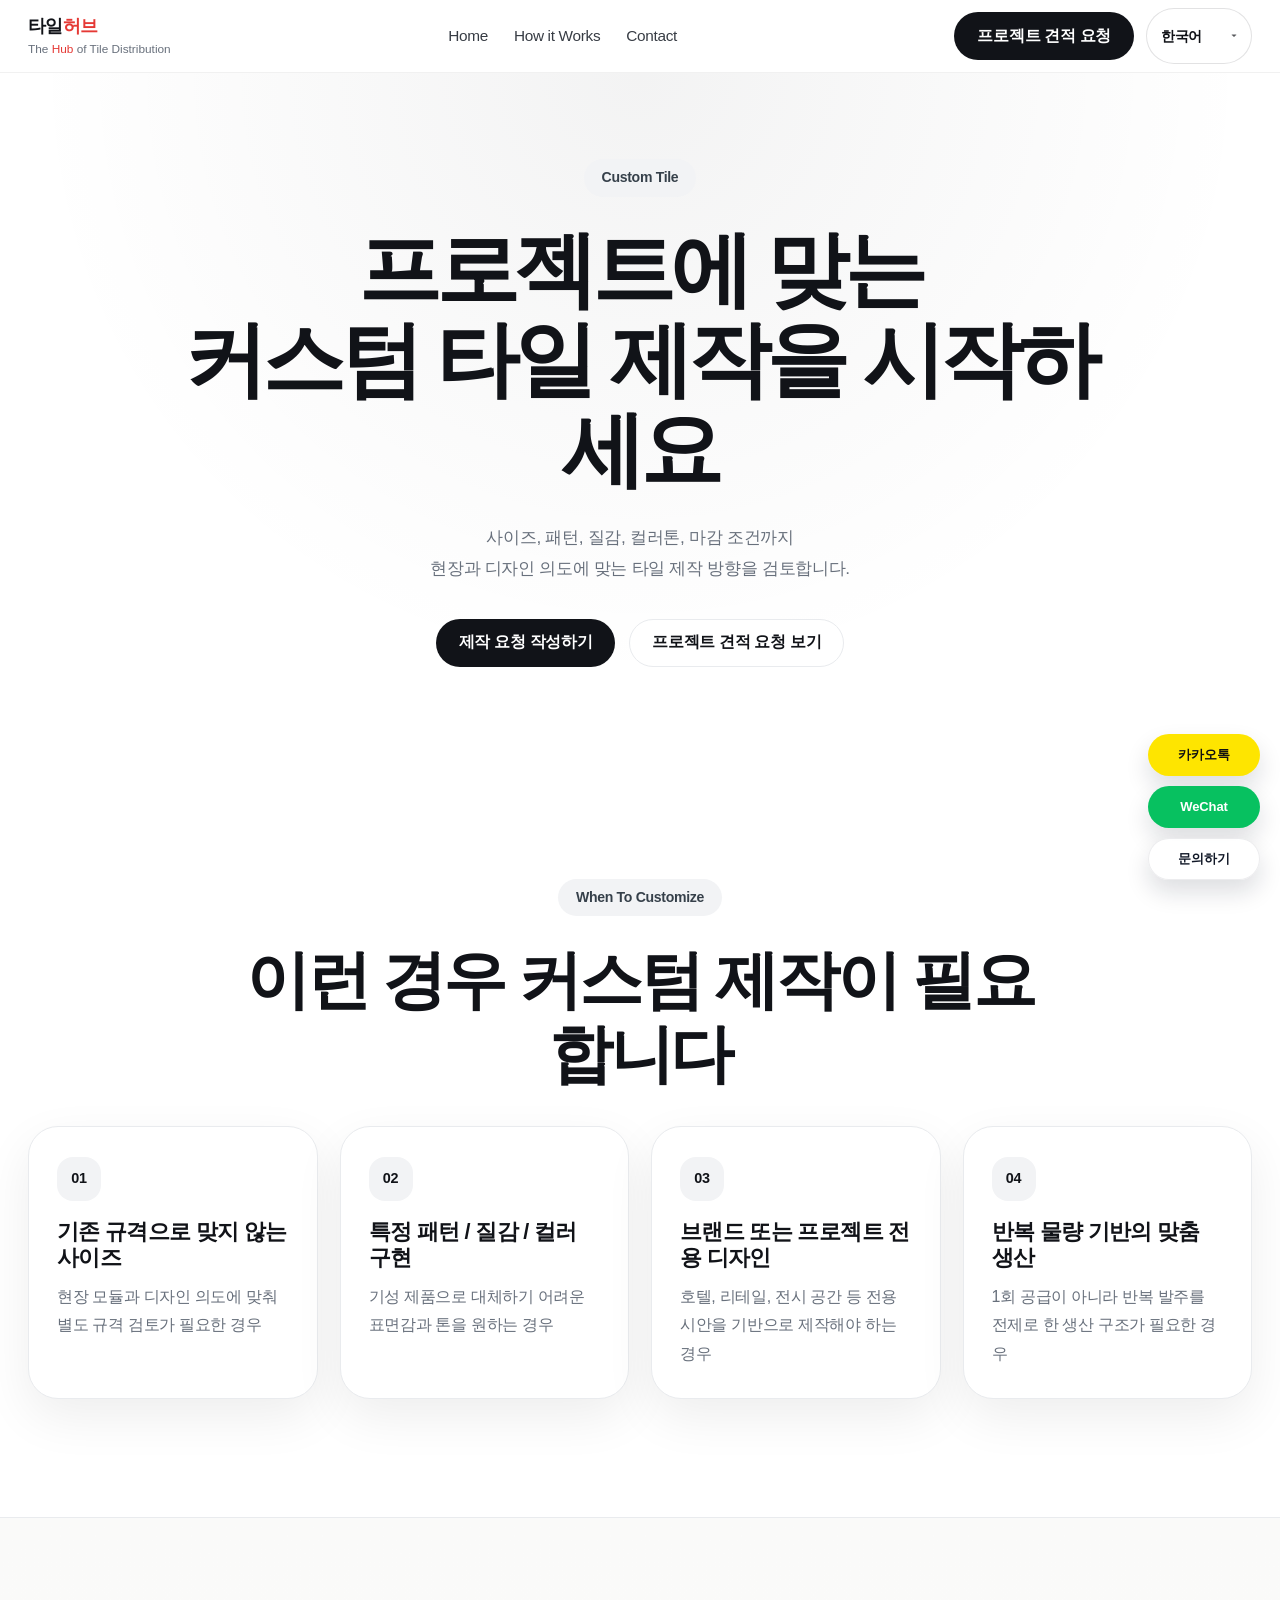
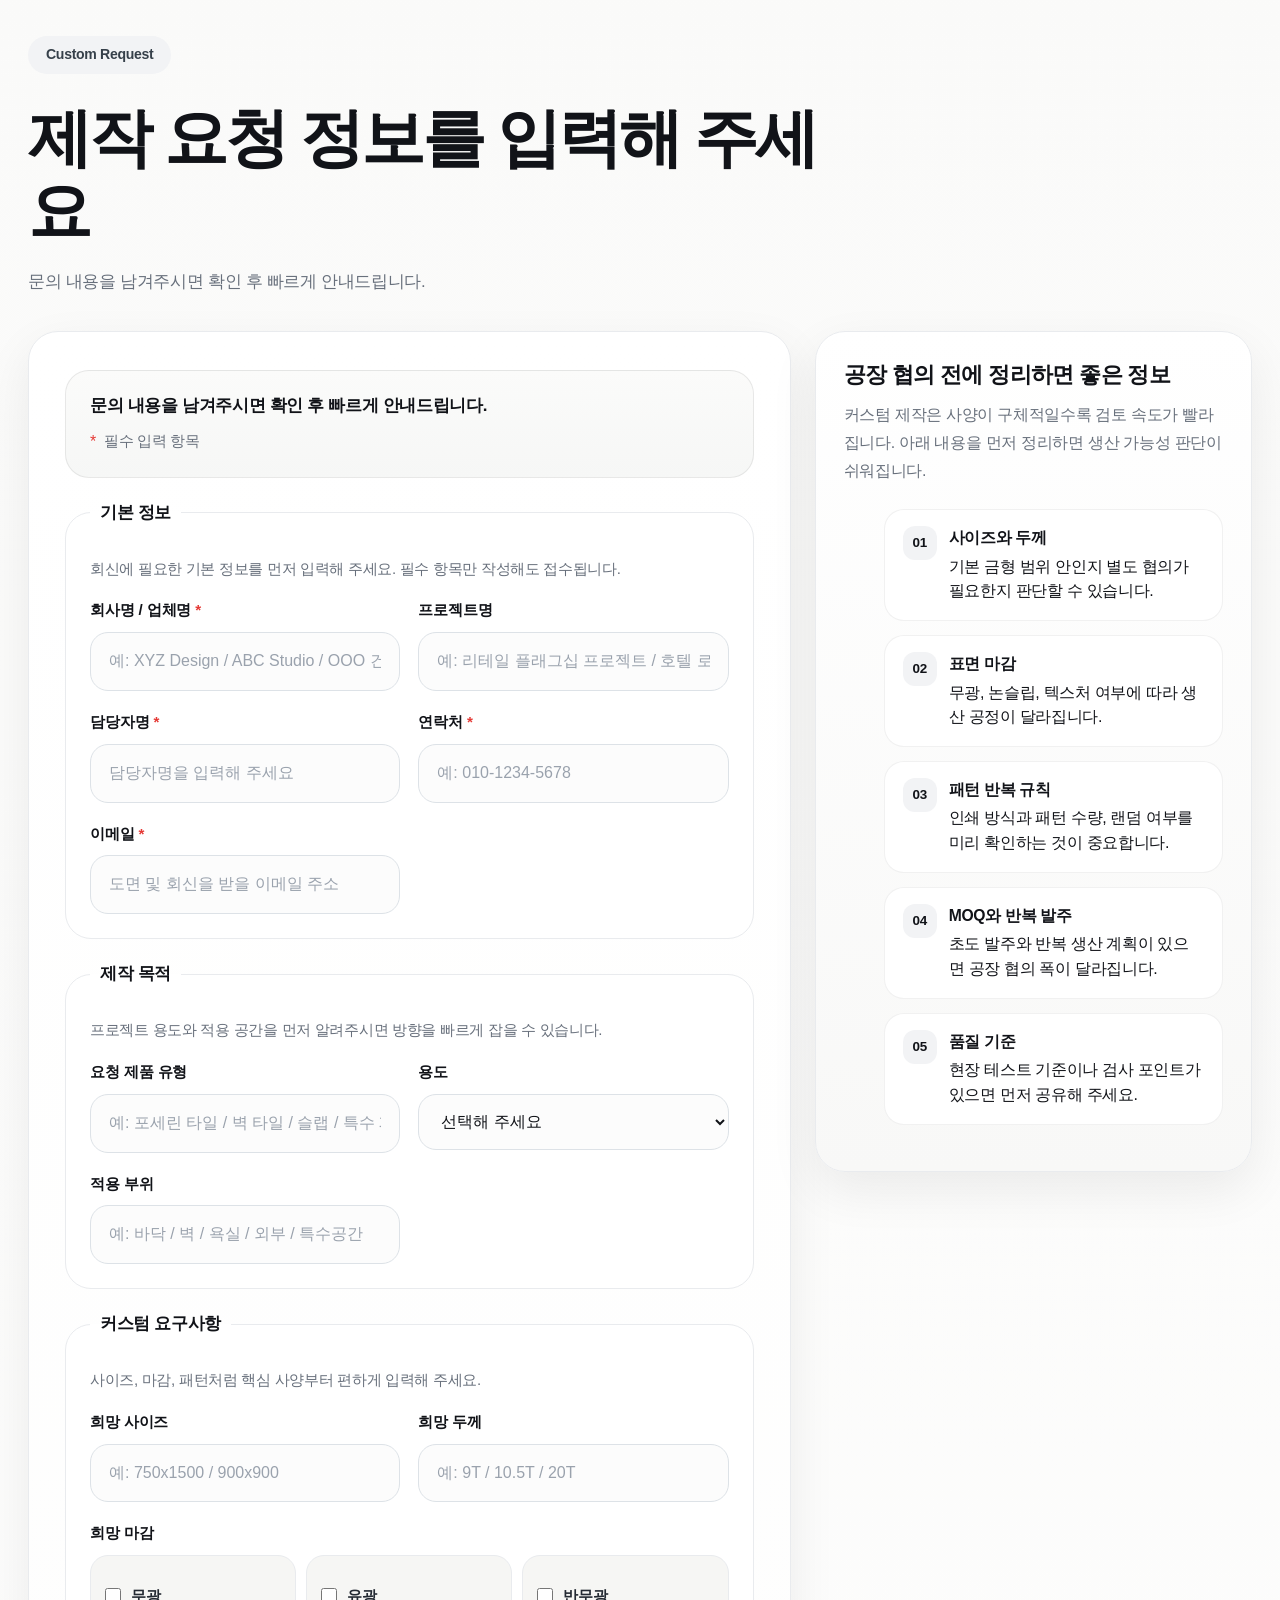
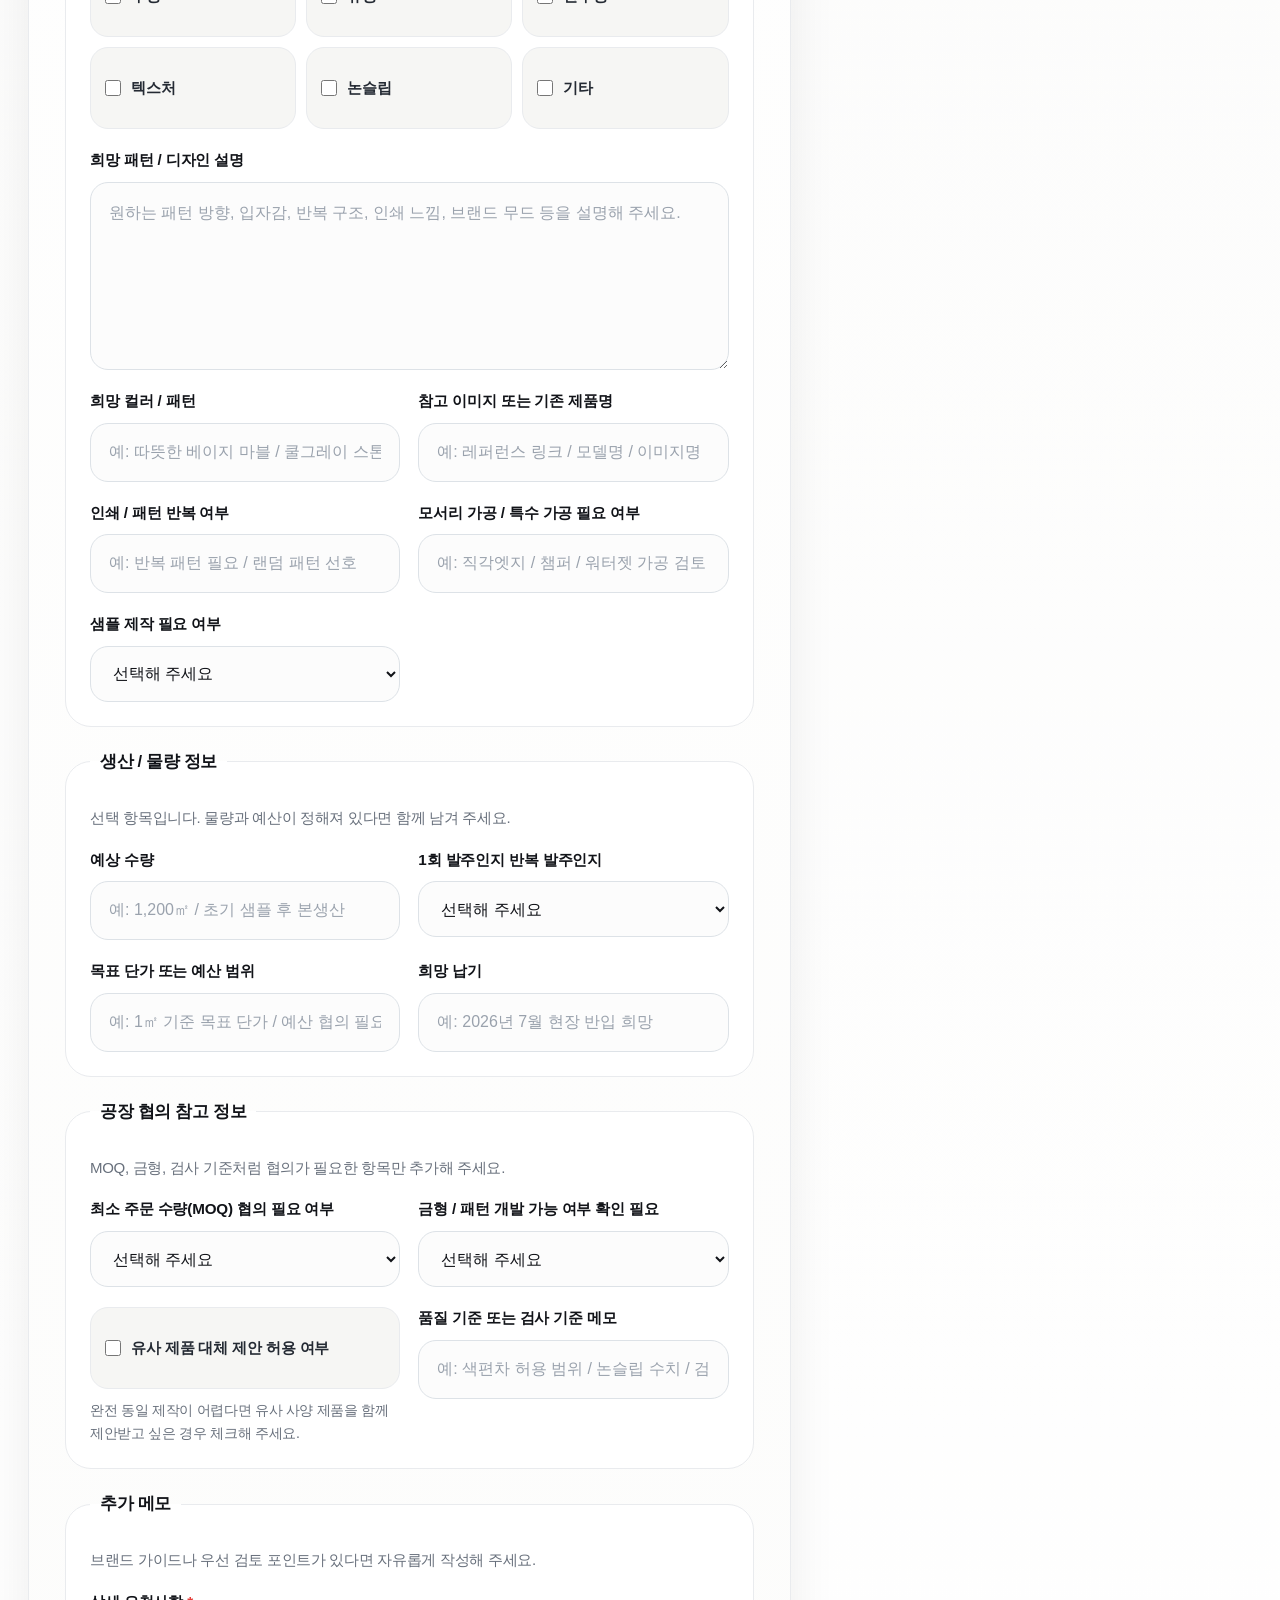
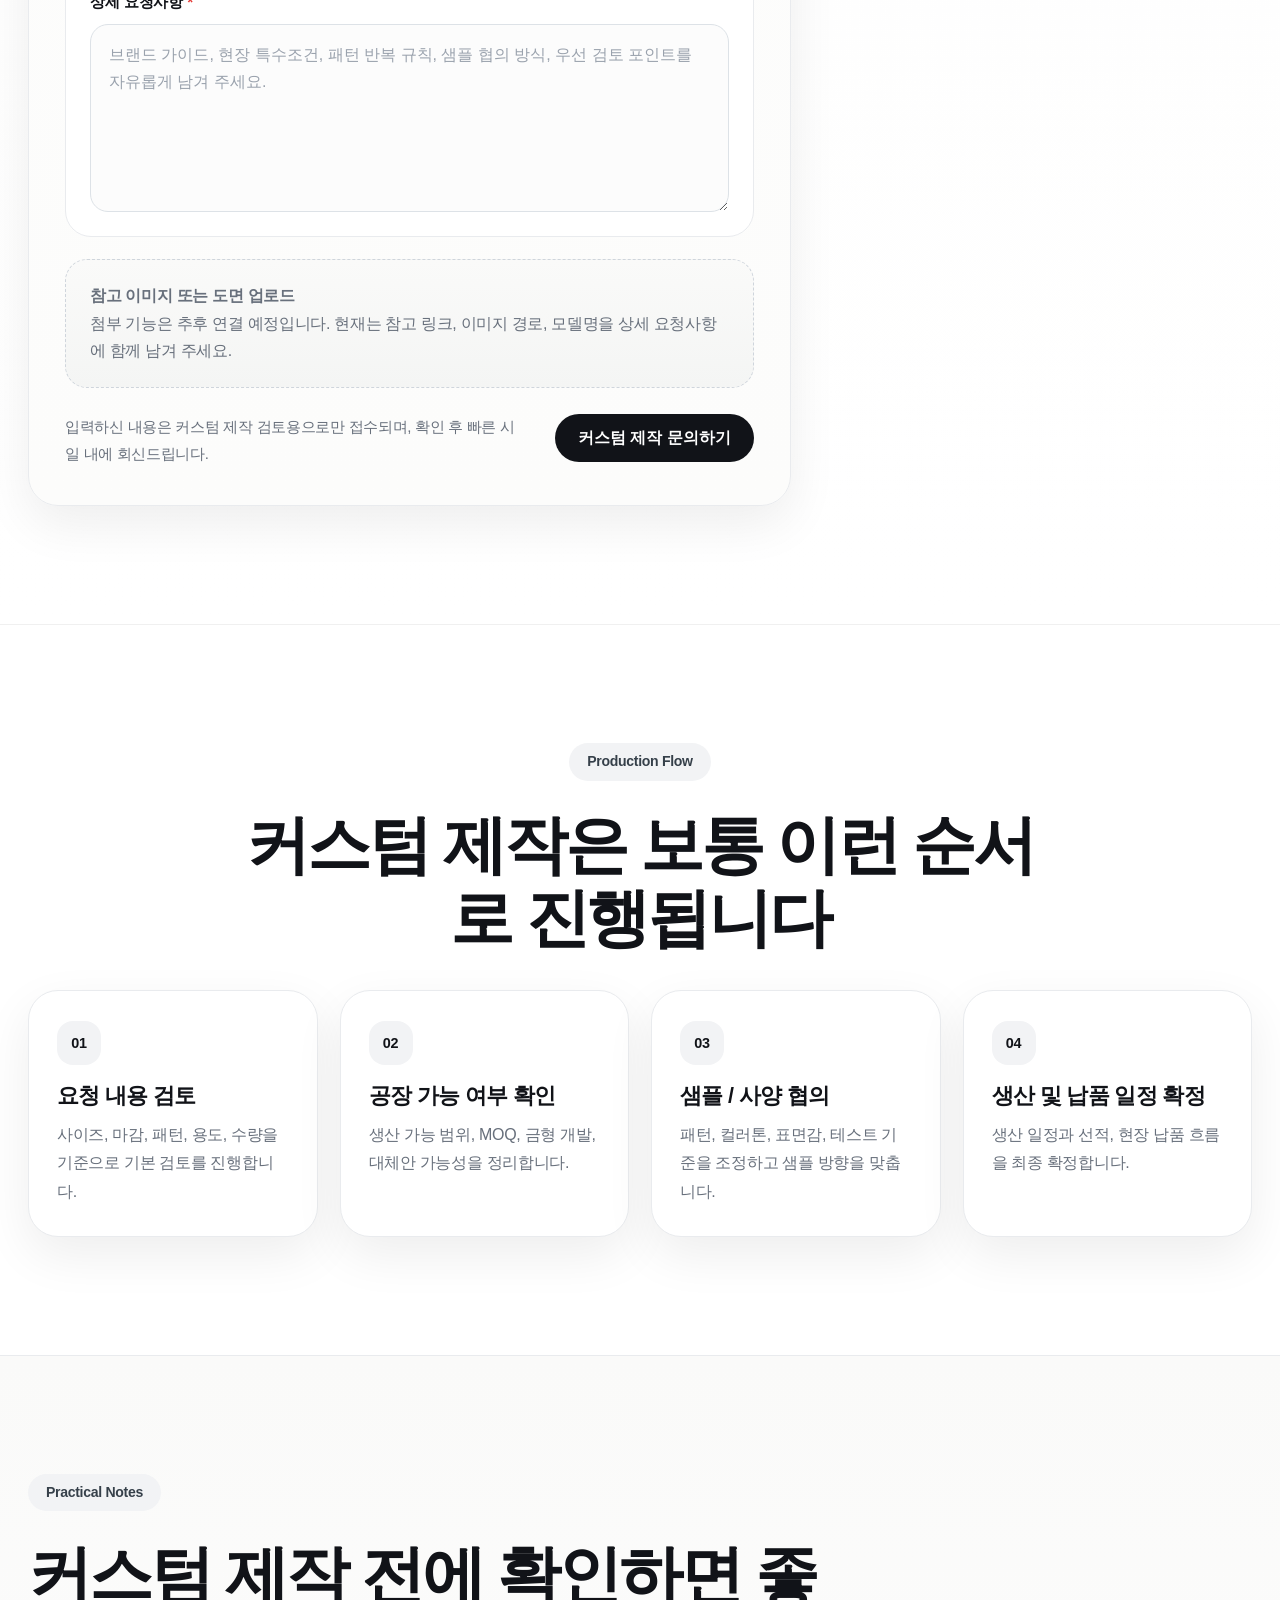
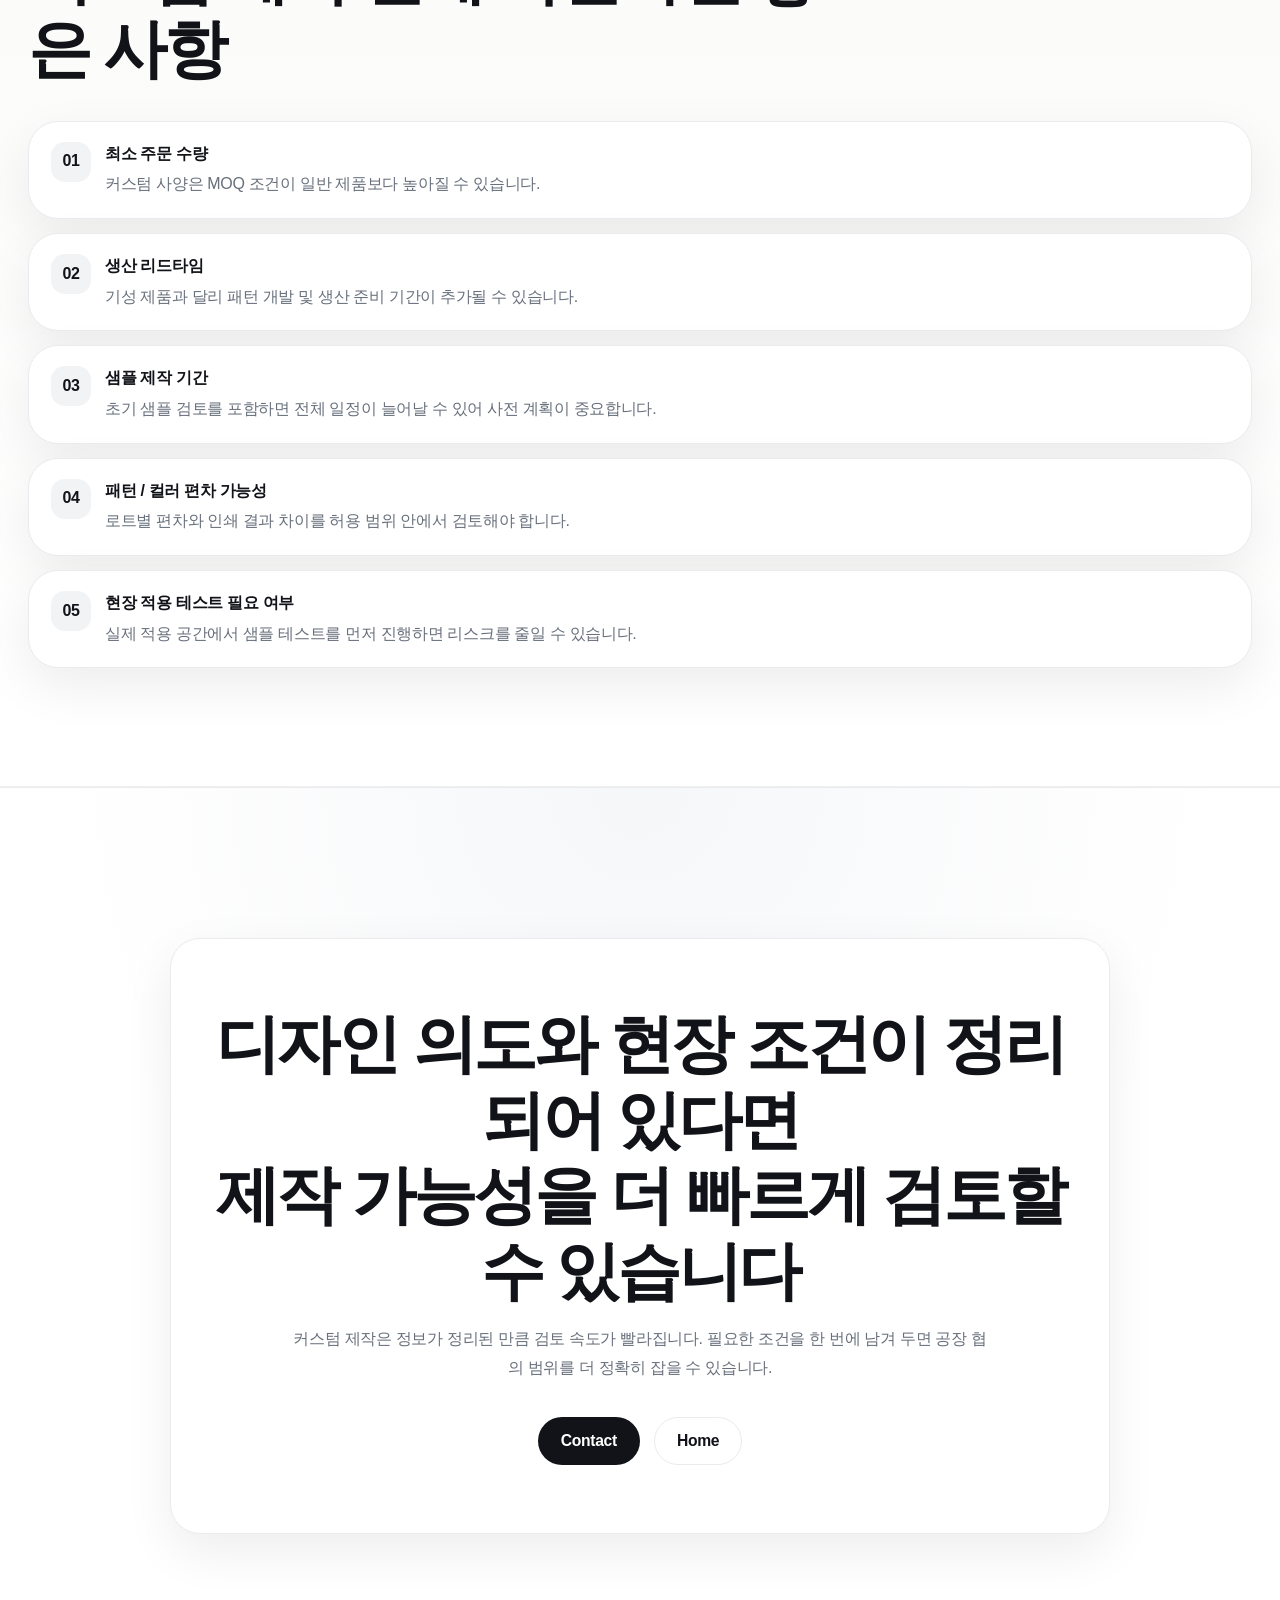
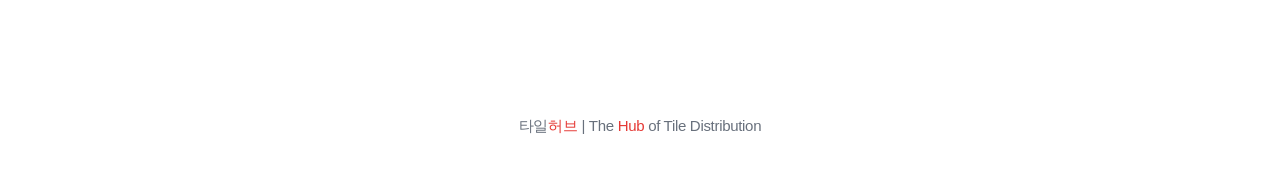
<file: custom-tile.html>
<!DOCTYPE html>
<html lang="ko">
<head>
  <meta charset="UTF-8" />
  <meta name="viewport" content="width=device-width, initial-scale=1.0" />
  <title>타일허브 | 커스텀 타일 제작</title>
  <meta name="description" content="사이즈, 패턴, 질감, 컬러톤까지 프로젝트에 맞춘 커스텀 타일 제작 요청을 타일허브에서 시작하세요." />
  <style>
    :root{
      --bg:#ffffff;
      --soft:#f6f6f4;
      --soft-2:#f2f3f5;
      --line:#e9ebee;
      --text:#111318;
      --muted:#68707c;
      --accent:#111318;
      --max:1320px;
      --radius:30px;
      --shadow:0 18px 50px rgba(0,0,0,.07);
      --shadow-hover:0 28px 70px rgba(0,0,0,.12);
    }

    *{box-sizing:border-box}
    html{scroll-behavior:smooth}
    body{
      margin:0;
      font-family:-apple-system,BlinkMacSystemFont,"SF Pro Display","Apple SD Gothic Neo","Noto Sans KR","Segoe UI",sans-serif;
      background:var(--bg);
      color:var(--text);
      line-height:1.55;
      letter-spacing:-0.02em;
    }
    a{text-decoration:none;color:inherit}
    button,input,select,textarea{font:inherit}
    .container{max-width:var(--max);margin:0 auto;padding:0 28px}
    .site-header{
      position:sticky;
      top:0;
      z-index:50;
      backdrop-filter:blur(18px);
      -webkit-backdrop-filter:blur(18px);
      background:rgba(255,255,255,.82);
      border-bottom:1px solid rgba(17,19,24,.06);
    }
    .nav{
      min-height:72px;
      display:flex;
      align-items:center;
      justify-content:space-between;
      gap:20px;
    }
    .brand{
      font-size:1.1rem;
      font-weight:700;
      letter-spacing:-0.03em;
    }
    .brand-hub{color:#E53935}
    .brand small{
      display:block;
      color:var(--muted);
      font-size:.74rem;
      font-weight:500;
      letter-spacing:0;
    }
    .nav-links{
      display:flex;
      gap:26px;
      align-items:center;
      color:#373c44;
      font-size:.96rem;
    }
    .nav-links a{position:relative}
    .nav-links a::after{
      content:"";
      position:absolute;
      left:0;
      bottom:-6px;
      width:0;
      height:2px;
      background:#111318;
      border-radius:999px;
      transition:width .24s ease;
    }
    .nav-links a:hover::after,
    .nav-links a.active::after{width:100%}
    .btn{
      display:inline-flex;
      align-items:center;
      justify-content:center;
      min-height:48px;
      padding:0 22px;
      border-radius:999px;
      border:1px solid transparent;
      font-weight:700;
      font-size:.98rem;
      transition:transform .24s ease, box-shadow .24s ease, background .24s ease, border-color .24s ease;
      white-space:nowrap;
      cursor:pointer;
    }
    .btn:hover{transform:translateY(-2px)}
    .btn-dark{background:#111318;color:#fff}
    .btn-dark:hover{box-shadow:var(--shadow)}
    .btn-light{background:#fff;color:#111318;border-color:var(--line)}
    .btn-light:hover{background:var(--soft)}
    section{padding:118px 0}
    .eyebrow{
      display:inline-flex;
      padding:8px 18px;
      border-radius:999px;
      background:var(--soft-2);
      color:#36404a;
      font-size:.88rem;
      font-weight:700;
      margin-bottom:28px;
    }
    .hero{
      padding:86px 0 94px;
      background:radial-gradient(circle at top, rgba(17,19,24,.05) 0%, rgba(255,255,255,0) 65%);
    }
    .hero-copy{
      max-width:940px;
      margin:0 auto;
      text-align:center;
    }
    .hero-copy h1{
      margin:0;
      font-size:clamp(2.8rem,7vw,5.2rem);
      line-height:1.08;
      letter-spacing:-0.06em;
    }
    .hero-copy p{
      margin:28px auto 0;
      max-width:760px;
      font-size:1.08rem;
      line-height:1.8;
      color:var(--muted);
    }
    .hero-actions{
      display:flex;
      justify-content:center;
      gap:14px;
      flex-wrap:wrap;
      margin-top:34px;
    }
    .section-head{
      max-width:840px;
      margin-bottom:34px;
    }
    .section-head.center{
      margin:0 auto 34px;
      text-align:center;
    }
    .section-head h2{
      margin:0 0 18px;
      font-size:clamp(2.1rem,5vw,4rem);
      line-height:1.15;
      letter-spacing:-0.05em;
    }
    .section-head p{
      margin:0;
      color:var(--muted);
      font-size:1.05rem;
      line-height:1.8;
    }
    .case-grid,
    .process-grid{
      display:grid;
      grid-template-columns:repeat(4,minmax(0,1fr));
      gap:22px;
    }
    .case-card,
    .process-card,
    .check-item,
    .form-card,
    .guide-card,
    .cta-box{
      border-radius:30px;
      border:1px solid var(--line);
      background:#fff;
      box-shadow:var(--shadow);
    }
    .case-card,
    .process-card{
      padding:30px 28px;
      transition:transform .26s ease, box-shadow .26s ease;
    }
    .case-card:hover,
    .process-card:hover{
      transform:translateY(-4px);
      box-shadow:var(--shadow-hover);
    }
    .case-card span,
    .process-card span{
      display:inline-flex;
      align-items:center;
      justify-content:center;
      width:44px;
      height:44px;
      border-radius:16px;
      background:var(--soft-2);
      font-size:.9rem;
      font-weight:800;
      margin-bottom:18px;
    }
    .case-card h3,
    .process-card h3{
      margin:0 0 12px;
      font-size:1.35rem;
      line-height:1.22;
      letter-spacing:-0.03em;
    }
    .case-card p,
    .process-card p{
      margin:0;
      color:var(--muted);
      line-height:1.76;
    }
    .form-section{
      background:linear-gradient(180deg,#fafaf9 0%,#ffffff 100%);
      border-top:1px solid var(--line);
      border-bottom:1px solid rgba(17,19,24,.04);
    }
    .form-layout{
      display:grid;
      grid-template-columns:minmax(0,1.5fr) minmax(320px,.86fr);
      gap:24px;
      align-items:start;
    }
    .form-card{
      padding:38px 36px;
      background:linear-gradient(180deg,#ffffff 0%,#fcfcfb 100%);
    }
    .guide-card{
      padding:30px 28px;
      position:sticky;
      top:96px;
      background:linear-gradient(180deg,#ffffff 0%,#f8f8f7 100%);
    }
    .guide-card h3{
      margin:0 0 12px;
      font-size:1.4rem;
      line-height:1.2;
      letter-spacing:-0.03em;
    }
    .guide-card p{
      margin:0;
      color:var(--muted);
      line-height:1.76;
    }
    .guide-list{
      display:grid;
      gap:14px;
      margin-top:24px;
    }
    .guide-list li{
      list-style:none;
      display:grid;
      grid-template-columns:34px 1fr;
      gap:12px;
      align-items:start;
      padding:16px 18px;
      border-radius:20px;
      background:#fff;
      border:1px solid rgba(17,19,24,.06);
    }
    .guide-list strong{
      display:block;
      margin-bottom:4px;
      font-size:.98rem;
    }
    .guide-list span:first-child{
      display:inline-flex;
      align-items:center;
      justify-content:center;
      width:34px;
      height:34px;
      border-radius:12px;
      background:var(--soft-2);
      font-weight:800;
      font-size:.84rem;
    }
    form{
      display:grid;
      gap:22px;
    }
    .form-intro{
      display:grid;
      gap:10px;
      padding:22px 24px;
      border:1px solid rgba(17,19,24,.08);
      border-radius:24px;
      background:linear-gradient(180deg,#fbfbfa 0%,#f6f7f6 100%);
    }
    .form-intro strong{
      font-size:1.06rem;
      letter-spacing:-0.02em;
    }
    .required-guide{
      display:inline-flex;
      align-items:center;
      gap:8px;
      color:var(--muted);
      font-size:.92rem;
      line-height:1.6;
    }
    .required-guide .required-mark{
      margin-left:0;
      font-size:1rem;
    }
    fieldset{
      margin:0;
      padding:28px 24px 24px;
      border:1px solid var(--line);
      border-radius:26px;
      background:#fff;
    }
    legend{
      padding:0 10px;
      font-size:1.04rem;
      font-weight:800;
      letter-spacing:-0.02em;
    }
    .section-summary{
      margin:2px 0 18px;
      color:var(--muted);
      font-size:.94rem;
      line-height:1.72;
    }
    .field-grid{
      display:grid;
      grid-template-columns:repeat(2,minmax(0,1fr));
      gap:20px 18px;
    }
    .field{
      display:grid;
      gap:10px;
      align-content:start;
    }
    .field-full{grid-column:1 / -1}
    label{
      font-size:.95rem;
      font-weight:700;
      letter-spacing:-0.01em;
      line-height:1.5;
    }
    .required-mark{
      margin-left:4px;
      color:#e53935;
    }
    .hint{
      color:var(--muted);
      font-size:.88rem;
      line-height:1.6;
    }
    input,
    select,
    textarea{
      width:100%;
      min-height:56px;
      border:1px solid #dde2e7;
      border-radius:18px;
      background:#fcfcfc;
      color:var(--text);
      padding:16px 18px;
      transition:border-color .2s ease, box-shadow .2s ease, background .2s ease;
    }
    input::placeholder,
    textarea::placeholder{
      color:#9aa2ad;
    }
    textarea{
      min-height:188px;
      resize:vertical;
      line-height:1.72;
    }
    input:hover,
    select:hover,
    textarea:hover{
      border-color:#cfd5dc;
      background:#fff;
    }
    input:focus,
    select:focus,
    textarea:focus{
      outline:none;
      border-color:#9aa4af;
      background:#fff;
      box-shadow:0 0 0 4px rgba(17,19,24,.06);
    }
    .field-error,
    .option-group-error{
      display:none;
      color:#b42318;
      font-size:.88rem;
      line-height:1.6;
      font-weight:600;
    }
    .has-error .field-error,
    .option-group.has-error .option-group-error{
      display:block;
    }
    .has-error input,
    .has-error select,
    .has-error textarea{
      border-color:rgba(229,57,53,.42);
      background:#fff7f6;
      box-shadow:none;
    }
    .option-grid{
      display:grid;
      grid-template-columns:repeat(3,minmax(0,1fr));
      gap:10px;
    }
    .option-group{
      display:grid;
      gap:12px;
    }
    .option-group.has-error .option{
      border-color:rgba(229,57,53,.28);
      background:#fff8f7;
    }
    .option{
      display:flex;
      align-items:center;
      gap:10px;
      min-height:52px;
      padding:12px 14px;
      border:1px solid var(--line);
      border-radius:18px;
      background:var(--soft);
      font-size:.94rem;
      color:#242a33;
    }
    .option input{
      width:16px;
      height:16px;
      margin:0;
      padding:0;
      box-shadow:none;
    }
    .upload-placeholder{
      padding:22px 24px;
      border:1px dashed #cfd5dc;
      border-radius:22px;
      background:linear-gradient(180deg,#fafaf9 0%,#f4f5f4 100%);
      color:var(--muted);
      line-height:1.74;
    }
    .form-footer{
      display:flex;
      align-items:flex-start;
      justify-content:space-between;
      gap:18px;
      flex-wrap:wrap;
      padding-top:4px;
    }
    .form-note{
      max-width:460px;
      color:var(--muted);
      font-size:.94rem;
      line-height:1.75;
    }
    .submit-status:empty{display:none}
    .submit-status{
      margin-top:4px;
      padding:14px 16px;
      border-radius:18px;
      background:#f6f7f8;
      color:var(--muted);
      font-size:.92rem;
      line-height:1.7;
    }
    .submit-status.is-success{
      color:#0f6b46;
    }
    .submit-status.is-error{
      color:#b42318;
    }
    .btn:disabled{
      opacity:.7;
      cursor:not-allowed;
      transform:none;
    }
    .checks{
      display:grid;
      gap:14px;
      margin-top:34px;
    }
    .check-item{
      display:grid;
      grid-template-columns:40px 1fr;
      gap:14px;
      padding:20px 22px;
      align-items:start;
    }
    .check-item span{
      display:inline-flex;
      align-items:center;
      justify-content:center;
      width:40px;
      height:40px;
      border-radius:14px;
      background:var(--soft-2);
      font-weight:800;
    }
    .check-item strong{
      display:block;
      margin-bottom:4px;
      font-size:1rem;
    }
    .check-item p{
      margin:0;
      color:var(--muted);
      line-height:1.72;
    }
    .cta{
      padding:150px 0;
      background:radial-gradient(circle at top, #f6f7f9 0%, #ffffff 52%);
      border-top:1px solid var(--line);
    }
    .cta-box{
      max-width:940px;
      margin:0 auto;
      text-align:center;
      padding:68px 32px;
    }
    .cta-box h2{
      margin:0 0 16px;
      font-size:clamp(2rem,5vw,4rem);
      line-height:1.18;
      letter-spacing:-0.05em;
    }
    .cta-box p{
      margin:0 auto;
      max-width:700px;
      color:var(--muted);
      line-height:1.8;
    }
    footer{
      padding:30px 0 44px;
      color:var(--muted);
      font-size:.94rem;
    }
    .footer-row{
      display:flex;
      justify-content:center;
      gap:18px;
      text-align:center;
      flex-wrap:wrap;
    }
    .reveal{opacity:1;transform:none}
    .js-motion .reveal{
      opacity:0;
      transform:translateY(22px);
      transition:opacity .7s ease, transform .7s ease;
    }
    .js-motion .reveal.show{opacity:1;transform:none}
    .reveal-delay-1{transition-delay:.06s}
    .reveal-delay-2{transition-delay:.12s}
    .reveal-delay-3{transition-delay:.18s}
    .reveal-delay-4{transition-delay:.24s}
    @media (max-width:1180px){
      .form-layout{grid-template-columns:1fr}
      .guide-card{position:static}
      .case-grid,
      .process-grid{grid-template-columns:repeat(2,minmax(0,1fr))}
    }
    @media (max-width:760px){
      .container{padding:0 20px}
      .nav-links{display:none}
      section{padding:92px 0}
      .hero{padding:40px 0 56px}
      .hero-actions{flex-direction:column;align-items:stretch}
      .btn{width:100%}
      .case-grid,
      .process-grid,
      .field-grid,
      .option-grid{grid-template-columns:1fr}
      .form-card,.guide-card,.cta-box,.check-item{padding:26px 22px;border-radius:24px}
      .form-intro{padding:18px 18px;border-radius:20px}
      fieldset{padding:20px 16px 18px;border-radius:20px}
      .form-footer{align-items:stretch}
    }
  
    .header-tools{
      display:flex;
      align-items:center;
      gap:12px;
      flex-shrink:0;
    }

    .header-tools .btn{
      width:auto;
    }

    .lang-switcher-wrap{
      position:relative;
    }

    .lang-switcher{
      appearance:none;
      -webkit-appearance:none;
      min-width:106px;
      height:48px;
      padding:0 36px 0 14px;
      border-radius:999px;
      border:1px solid rgba(17,19,24,.12);
      background:#fff;
      color:#111318;
      font-size:.9rem;
      font-weight:700;
      letter-spacing:-0.02em;
      cursor:pointer;
      outline:none;
    }

    .lang-switcher-wrap::after{
      content:"▾";
      position:absolute;
      right:15px;
      top:50%;
      transform:translateY(-52%);
      font-size:12px;
      color:#111318;
      pointer-events:none;
      opacity:.7;
    }

    .translate-anchor{
      position:absolute;
      left:-9999px;
      width:1px;
      height:1px;
      overflow:hidden;
    }

    .goog-te-banner-frame.skiptranslate{
      display:none !important;
    }

    body{
      top:0 !important;
    }

    @media (max-width:760px){
      .header-tools{
        margin-left:auto;
      }

      .header-tools .btn{
        width:auto;
      }

      .lang-switcher{
        min-width:98px;
        height:44px;
      }
    }

  </style>
</head>
<body>
  <header class="site-header">
    <div class="container nav">
      <a href="/" class="brand">타일<span class="brand-hub">허브</span><small>The <span class="brand-hub">Hub</span> of Tile Distribution</small></a>
      <nav class="nav-links">
        <a href="/">Home</a>
        <a href="/how-it-works.html">How it Works</a>
        <a href="/contact.html">Contact</a>
      </nav>
      <div class="header-tools">
        <a class="btn btn-dark" href="/project-request.html">프로젝트 견적 요청</a>
        <div class="lang-switcher-wrap">
          <select class="lang-switcher" data-lang-switcher aria-label="언어 선택">
            <option value="ko">한국어</option>
            <option value="en">English</option>
            <option value="zh-CN">中文</option>
          </select>
        </div>
      </div>
    </div>
  </header>

  <main>
    <section class="hero">
      <div class="container">
        <div class="hero-copy reveal show">
          <span class="eyebrow">Custom Tile</span>
          <h1>프로젝트에 맞는<br>커스텀 타일 제작을 시작하세요</h1>
          <p>사이즈, 패턴, 질감, 컬러톤, 마감 조건까지<br>현장과 디자인 의도에 맞는 타일 제작 방향을 검토합니다.</p>
          <div class="hero-actions">
            <a class="btn btn-dark" href="#custom-request-form">제작 요청 작성하기</a>
            <a class="btn btn-light" href="/project-request.html">프로젝트 견적 요청 보기</a>
          </div>
        </div>
      </div>
    </section>

    <section>
      <div class="container">
        <div class="section-head center reveal">
          <span class="eyebrow">When To Customize</span>
          <h2>이런 경우 커스텀 제작이 필요합니다</h2>
        </div>

        <div class="case-grid">
          <article class="case-card reveal reveal-delay-1">
            <span>01</span>
            <h3>기존 규격으로 맞지 않는 사이즈</h3>
            <p>현장 모듈과 디자인 의도에 맞춰 별도 규격 검토가 필요한 경우</p>
          </article>
          <article class="case-card reveal reveal-delay-2">
            <span>02</span>
            <h3>특정 패턴 / 질감 / 컬러 구현</h3>
            <p>기성 제품으로 대체하기 어려운 표면감과 톤을 원하는 경우</p>
          </article>
          <article class="case-card reveal reveal-delay-3">
            <span>03</span>
            <h3>브랜드 또는 프로젝트 전용 디자인</h3>
            <p>호텔, 리테일, 전시 공간 등 전용 시안을 기반으로 제작해야 하는 경우</p>
          </article>
          <article class="case-card reveal reveal-delay-4">
            <span>04</span>
            <h3>반복 물량 기반의 맞춤 생산</h3>
            <p>1회 공급이 아니라 반복 발주를 전제로 한 생산 구조가 필요한 경우</p>
          </article>
        </div>
      </div>
    </section>

    <section class="form-section" id="custom-request-form">
      <div class="container">
        <div class="section-head reveal">
          <span class="eyebrow">Custom Request</span>
          <h2>제작 요청 정보를 입력해 주세요</h2>
          <p>문의 내용을 남겨주시면 확인 후 빠르게 안내드립니다.</p>
        </div>

        <div class="form-layout">
          <div class="form-card reveal reveal-delay-1">
            <form id="customTileForm" action="https://formspree.io/f/mzdjkgop" method="POST" novalidate>
              <input type="hidden" name="_subject" value="TileHub 커스텀 타일 제작 문의" />
              <input type="hidden" name="subject" value="TileHub 커스텀 타일 제작 문의" />
              <input type="hidden" name="inquiry_type" value="custom" />
              <input type="hidden" name="_next" value="https://tilehub.kr/thankyou.html?source=custom" />
              <div class="form-intro">
                <strong>문의 내용을 남겨주시면 확인 후 빠르게 안내드립니다.</strong>
                <div class="required-guide"><span class="required-mark">*</span> 필수 입력 항목</div>
              </div>
              <fieldset>
                <legend>기본 정보</legend>
                <p class="section-summary">회신에 필요한 기본 정보를 먼저 입력해 주세요. 필수 항목만 작성해도 접수됩니다.</p>
                <div class="field-grid">
                  <div class="field">
                    <label for="custom-company">회사명 / 업체명<span class="required-mark">*</span></label>
                    <input id="custom-company" name="company" type="text" placeholder="예: XYZ Design / ABC Studio / OOO 건축" autocomplete="organization" required />
                    <div class="field-error"></div>
                  </div>
                  <div class="field">
                    <label for="custom-project">프로젝트명</label>
                    <input id="custom-project" name="project_name" type="text" placeholder="예: 리테일 플래그십 프로젝트 / 호텔 로비 리뉴얼" />
                    <div class="field-error"></div>
                  </div>
                  <div class="field">
                    <label for="custom-manager">담당자명<span class="required-mark">*</span></label>
                    <input id="custom-manager" name="name" type="text" placeholder="담당자명을 입력해 주세요" autocomplete="name" required />
                    <div class="field-error"></div>
                  </div>
                  <div class="field">
                    <label for="custom-phone">연락처<span class="required-mark">*</span></label>
                    <input id="custom-phone" name="phone" type="tel" placeholder="예: 010-1234-5678" autocomplete="tel" inputmode="tel" required />
                    <div class="field-error"></div>
                  </div>
                  <div class="field">
                    <label for="custom-email">이메일<span class="required-mark">*</span></label>
                    <input id="custom-email" name="email" type="email" placeholder="도면 및 회신을 받을 이메일 주소" autocomplete="email" required />
                    <div class="field-error"></div>
                  </div>
                </div>
              </fieldset>

              <fieldset>
                <legend>제작 목적</legend>
                <p class="section-summary">프로젝트 용도와 적용 공간을 먼저 알려주시면 방향을 빠르게 잡을 수 있습니다.</p>
                <div class="field-grid">
                  <div class="field">
                    <label for="request-product-type">요청 제품 유형</label>
                    <input id="request-product-type" name="request_product_type" type="text" placeholder="예: 포세린 타일 / 벽 타일 / 슬랩 / 특수 패널" />
                    <div class="field-error"></div>
                  </div>
                  <div class="field">
                    <label for="usage">용도</label>
                    <select id="usage" name="usage">
                      <option value="">선택해 주세요</option>
                      <option>주거</option>
                      <option>상업공간</option>
                      <option>호텔</option>
                      <option>리테일</option>
                      <option>공공시설</option>
                      <option>전시장</option>
                      <option>기타</option>
                    </select>
                    <div class="field-error"></div>
                  </div>
                  <div class="field">
                    <label for="application-area">적용 부위</label>
                    <input id="application-area" name="application_area" type="text" placeholder="예: 바닥 / 벽 / 욕실 / 외부 / 특수공간" />
                    <div class="field-error"></div>
                  </div>
                </div>
              </fieldset>

              <fieldset>
                <legend>커스텀 요구사항</legend>
                <p class="section-summary">사이즈, 마감, 패턴처럼 핵심 사양부터 편하게 입력해 주세요.</p>
                <div class="field-grid">
                  <div class="field">
                    <label for="desired-size">희망 사이즈</label>
                    <input id="desired-size" name="size" type="text" placeholder="예: 750x1500 / 900x900" />
                    <div class="field-error"></div>
                  </div>
                  <div class="field">
                    <label for="desired-thickness">희망 두께</label>
                    <input id="desired-thickness" name="desired_thickness" type="text" placeholder="예: 9T / 10.5T / 20T" />
                    <div class="field-error"></div>
                  </div>
                  <div class="field field-full">
                    <label>희망 마감</label>
                    <div class="option-group" id="finish-group">
                      <div class="option-grid">
                        <label class="option"><input type="checkbox" name="finish" value="무광" />무광</label>
                        <label class="option"><input type="checkbox" name="finish" value="유광" />유광</label>
                        <label class="option"><input type="checkbox" name="finish" value="반무광" />반무광</label>
                        <label class="option"><input type="checkbox" name="finish" value="텍스처" />텍스처</label>
                        <label class="option"><input type="checkbox" name="finish" value="논슬립" />논슬립</label>
                        <label class="option"><input type="checkbox" name="finish" value="기타" />기타</label>
                      </div>
                      <div class="option-group-error"></div>
                    </div>
                  </div>
                  <div class="field field-full">
                    <label for="pattern-description">희망 패턴 / 디자인 설명</label>
                    <textarea id="pattern-description" name="pattern_description" placeholder="원하는 패턴 방향, 입자감, 반복 구조, 인쇄 느낌, 브랜드 무드 등을 설명해 주세요."></textarea>
                    <div class="field-error"></div>
                  </div>
                  <div class="field">
                    <label for="desired-color">희망 컬러 / 패턴</label>
                    <input id="desired-color" name="desired_color" type="text" placeholder="예: 따뜻한 베이지 마블 / 쿨그레이 스톤 / 반복 패턴" />
                    <div class="field-error"></div>
                  </div>
                  <div class="field">
                    <label for="reference-product">참고 이미지 또는 기존 제품명</label>
                    <input id="reference-product" name="reference_product" type="text" placeholder="예: 레퍼런스 링크 / 모델명 / 이미지명" />
                    <div class="field-error"></div>
                  </div>
                  <div class="field">
                    <label for="pattern-repeat">인쇄 / 패턴 반복 여부</label>
                    <input id="pattern-repeat" name="pattern_repeat" type="text" placeholder="예: 반복 패턴 필요 / 랜덤 패턴 선호" />
                    <div class="field-error"></div>
                  </div>
                  <div class="field">
                    <label for="edge-processing">모서리 가공 / 특수 가공 필요 여부</label>
                    <input id="edge-processing" name="edge_processing" type="text" placeholder="예: 직각엣지 / 챔퍼 / 워터젯 가공 검토" />
                    <div class="field-error"></div>
                  </div>
                  <div class="field">
                    <label for="sample-production">샘플 제작 필요 여부</label>
                    <select id="sample-production" name="sample_production">
                      <option value="">선택해 주세요</option>
                      <option>필요</option>
                      <option>불필요</option>
                      <option>공장 협의 후 결정</option>
                    </select>
                    <div class="field-error"></div>
                  </div>
                </div>
              </fieldset>

              <fieldset>
                <legend>생산 / 물량 정보</legend>
                <p class="section-summary">선택 항목입니다. 물량과 예산이 정해져 있다면 함께 남겨 주세요.</p>
                <div class="field-grid">
                  <div class="field">
                    <label for="custom-quantity">예상 수량</label>
                    <input id="custom-quantity" name="quantity" type="text" placeholder="예: 1,200㎡ / 초기 샘플 후 본생산" />
                    <div class="field-error"></div>
                  </div>
                  <div class="field">
                    <label for="repeat-order">1회 발주인지 반복 발주인지</label>
                    <select id="repeat-order" name="repeat_order">
                      <option value="">선택해 주세요</option>
                      <option>1회 발주</option>
                      <option>반복 발주 예정</option>
                      <option>검토 중</option>
                    </select>
                    <div class="field-error"></div>
                  </div>
                  <div class="field">
                    <label for="target-budget">목표 단가 또는 예산 범위</label>
                    <input id="target-budget" name="target_budget" type="text" placeholder="예: 1㎡ 기준 목표 단가 / 예산 협의 필요" />
                    <div class="field-error"></div>
                  </div>
                  <div class="field">
                    <label for="production-schedule">희망 납기</label>
                    <input id="production-schedule" name="preferred_delivery" type="text" placeholder="예: 2026년 7월 현장 반입 희망" />
                    <div class="field-error"></div>
                  </div>
                </div>
              </fieldset>

              <fieldset>
                <legend>공장 협의 참고 정보</legend>
                <p class="section-summary">MOQ, 금형, 검사 기준처럼 협의가 필요한 항목만 추가해 주세요.</p>
                <div class="field-grid">
                  <div class="field">
                    <label for="moq-check">최소 주문 수량(MOQ) 협의 필요 여부</label>
                    <select id="moq-check" name="moq_check">
                      <option value="">선택해 주세요</option>
                      <option>필요</option>
                      <option>불필요</option>
                      <option>확인 필요</option>
                    </select>
                    <div class="field-error"></div>
                  </div>
                  <div class="field">
                    <label for="mold-dev">금형 / 패턴 개발 가능 여부 확인 필요</label>
                    <select id="mold-dev" name="mold_dev">
                      <option value="">선택해 주세요</option>
                      <option>필요</option>
                      <option>불필요</option>
                      <option>검토 중</option>
                    </select>
                    <div class="field-error"></div>
                  </div>
                  <div class="field">
                    <label class="option"><input type="checkbox" name="allow_alternative" value="yes" />유사 제품 대체 제안 허용 여부</label>
                    <div class="hint">완전 동일 제작이 어렵다면 유사 사양 제품을 함께 제안받고 싶은 경우 체크해 주세요.</div>
                    <div class="field-error"></div>
                  </div>
                  <div class="field">
                    <label for="quality-note">품질 기준 또는 검사 기준 메모</label>
                    <input id="quality-note" name="quality_note" type="text" placeholder="예: 색편차 허용 범위 / 논슬립 수치 / 검사 항목" />
                    <div class="field-error"></div>
                  </div>
                </div>
              </fieldset>

              <fieldset>
                <legend>추가 메모</legend>
                <p class="section-summary">브랜드 가이드나 우선 검토 포인트가 있다면 자유롭게 작성해 주세요.</p>
                <div class="field-grid">
                  <div class="field field-full">
                    <label for="custom-note">상세 요청사항<span class="required-mark">*</span></label>
                    <textarea id="custom-note" name="message" placeholder="브랜드 가이드, 현장 특수조건, 패턴 반복 규칙, 샘플 협의 방식, 우선 검토 포인트를 자유롭게 남겨 주세요." required></textarea>
                    <div class="field-error"></div>
                  </div>
                </div>
              </fieldset>

              <div class="upload-placeholder">
                <strong>참고 이미지 또는 도면 업로드</strong><br>
                첨부 기능은 추후 연결 예정입니다. 현재는 참고 링크, 이미지 경로, 모델명을 상세 요청사항에 함께 남겨 주세요.
              </div>

              <div class="form-footer">
                <div class="form-note">입력하신 내용은 커스텀 제작 검토용으로만 접수되며, 확인 후 빠른 시일 내에 회신드립니다.</div>
                <button class="btn btn-dark" id="customTileSubmit" type="submit">커스텀 제작 문의하기</button>
              </div>
              <div class="submit-status" id="customTileStatus" aria-live="polite"></div>
            </form>
          </div>

          <aside class="guide-card reveal reveal-delay-2">
            <h3>공장 협의 전에 정리하면 좋은 정보</h3>
            <p>커스텀 제작은 사양이 구체적일수록 검토 속도가 빨라집니다. 아래 내용을 먼저 정리하면 생산 가능성 판단이 쉬워집니다.</p>
            <ul class="guide-list">
              <li><span>01</span><div><strong>사이즈와 두께</strong><div>기본 금형 범위 안인지 별도 협의가 필요한지 판단할 수 있습니다.</div></div></li>
              <li><span>02</span><div><strong>표면 마감</strong><div>무광, 논슬립, 텍스처 여부에 따라 생산 공정이 달라집니다.</div></div></li>
              <li><span>03</span><div><strong>패턴 반복 규칙</strong><div>인쇄 방식과 패턴 수량, 랜덤 여부를 미리 확인하는 것이 중요합니다.</div></div></li>
              <li><span>04</span><div><strong>MOQ와 반복 발주</strong><div>초도 발주와 반복 생산 계획이 있으면 공장 협의 폭이 달라집니다.</div></div></li>
              <li><span>05</span><div><strong>품질 기준</strong><div>현장 테스트 기준이나 검사 포인트가 있으면 먼저 공유해 주세요.</div></div></li>
            </ul>
          </aside>
        </div>
      </div>
    </section>

    <section>
      <div class="container">
        <div class="section-head center reveal">
          <span class="eyebrow">Production Flow</span>
          <h2>커스텀 제작은 보통 이런 순서로 진행됩니다</h2>
        </div>

        <div class="process-grid">
          <article class="process-card reveal reveal-delay-1">
            <span>01</span>
            <h3>요청 내용 검토</h3>
            <p>사이즈, 마감, 패턴, 용도, 수량을 기준으로 기본 검토를 진행합니다.</p>
          </article>
          <article class="process-card reveal reveal-delay-2">
            <span>02</span>
            <h3>공장 가능 여부 확인</h3>
            <p>생산 가능 범위, MOQ, 금형 개발, 대체안 가능성을 정리합니다.</p>
          </article>
          <article class="process-card reveal reveal-delay-3">
            <span>03</span>
            <h3>샘플 / 사양 협의</h3>
            <p>패턴, 컬러톤, 표면감, 테스트 기준을 조정하고 샘플 방향을 맞춥니다.</p>
          </article>
          <article class="process-card reveal reveal-delay-4">
            <span>04</span>
            <h3>생산 및 납품 일정 확정</h3>
            <p>생산 일정과 선적, 현장 납품 흐름을 최종 확정합니다.</p>
          </article>
        </div>
      </div>
    </section>

    <section style="background:linear-gradient(180deg,#fafaf9 0%,#ffffff 100%);border-top:1px solid var(--line);border-bottom:1px solid rgba(17,19,24,.04);">
      <div class="container">
        <div class="section-head reveal">
          <span class="eyebrow">Practical Notes</span>
          <h2>커스텀 제작 전에 확인하면 좋은 사항</h2>
        </div>

        <div class="checks">
          <article class="check-item reveal reveal-delay-1">
            <span>01</span>
            <div><strong>최소 주문 수량</strong><p>커스텀 사양은 MOQ 조건이 일반 제품보다 높아질 수 있습니다.</p></div>
          </article>
          <article class="check-item reveal reveal-delay-2">
            <span>02</span>
            <div><strong>생산 리드타임</strong><p>기성 제품과 달리 패턴 개발 및 생산 준비 기간이 추가될 수 있습니다.</p></div>
          </article>
          <article class="check-item reveal reveal-delay-3">
            <span>03</span>
            <div><strong>샘플 제작 기간</strong><p>초기 샘플 검토를 포함하면 전체 일정이 늘어날 수 있어 사전 계획이 중요합니다.</p></div>
          </article>
          <article class="check-item reveal">
            <span>04</span>
            <div><strong>패턴 / 컬러 편차 가능성</strong><p>로트별 편차와 인쇄 결과 차이를 허용 범위 안에서 검토해야 합니다.</p></div>
          </article>
          <article class="check-item reveal">
            <span>05</span>
            <div><strong>현장 적용 테스트 필요 여부</strong><p>실제 적용 공간에서 샘플 테스트를 먼저 진행하면 리스크를 줄일 수 있습니다.</p></div>
          </article>
        </div>
      </div>
    </section>

    <section class="cta">
      <div class="container">
        <div class="cta-box reveal">
          <h2>디자인 의도와 현장 조건이 정리되어 있다면<br>제작 가능성을 더 빠르게 검토할 수 있습니다</h2>
          <p>커스텀 제작은 정보가 정리된 만큼 검토 속도가 빨라집니다. 필요한 조건을 한 번에 남겨 두면 공장 협의 범위를 더 정확히 잡을 수 있습니다.</p>
          <div class="hero-actions">
            <a class="btn btn-dark" href="/contact.html">Contact</a>
            <a class="btn btn-light" href="/">Home</a>
          </div>
        </div>
      </div>
    </section>
  </main>

  <footer>
    <div class="container footer-row">
      <div>타일<span class="brand-hub">허브</span> | The <span class="brand-hub">Hub</span> of Tile Distribution</div>
    </div>
  </footer>

  <script>
    document.body.classList.add("js-motion");
    const revealItems = document.querySelectorAll(".reveal");
    const customTileForm = document.getElementById("customTileForm");
    const customTileStatus = document.getElementById("customTileStatus");
    const customTileSubmit = document.getElementById("customTileSubmit");
    const customPhoneInput = document.getElementById("custom-phone");
    const finishGroup = document.getElementById("finish-group");

    function isValidEmail(value) {
      return /^[^\s@]+@[^\s@]+\.[^\s@]+$/.test(value);
    }

    function isValidPhone(value) {
      return value.replace(/\D/g, "").length >= 8;
    }

    function setCustomTileStatus(message, type) {
      customTileStatus.textContent = message;
      customTileStatus.className = "submit-status" + (type ? ` is-${type}` : "");
    }

    function setFieldError(field, message) {
      const error = field.querySelector(".field-error");
      field.classList.add("has-error");
      if (error) {
        error.textContent = message;
      }
    }

    function clearFieldError(field) {
      field.classList.remove("has-error");
      const error = field.querySelector(".field-error");
      if (error) {
        error.textContent = "";
      }
    }

    function setOptionGroupError(group, message) {
      group.classList.add("has-error");
      const error = group.querySelector(".option-group-error");
      if (error) {
        error.textContent = message;
      }
    }

    function clearOptionGroupError(group) {
      group.classList.remove("has-error");
      const error = group.querySelector(".option-group-error");
      if (error) {
        error.textContent = "";
      }
    }

    function getField(inputId) {
      return customTileForm.querySelector(`#${inputId}`).closest(".field");
    }

    function formatPhoneNumber(value) {
      const digits = value.replace(/\D/g, "").slice(0, 11);

      if (digits.length < 4) {
        return digits;
      }

      if (digits.length < 8) {
        return `${digits.slice(0, 3)}-${digits.slice(3)}`;
      }

      if (digits.length < 11) {
        return `${digits.slice(0, 3)}-${digits.slice(3, 6)}-${digits.slice(6)}`;
      }

      return `${digits.slice(0, 3)}-${digits.slice(3, 7)}-${digits.slice(7)}`;
    }

    function validateForm() {
      const checks = [
        { id: "custom-company", message: "회사명 / 업체명을 입력해 주세요." },
        { id: "custom-manager", message: "담당자명을 입력해 주세요." },
        { id: "custom-phone", message: "연락처를 입력해 주세요." },
        { id: "custom-email", message: "이메일 주소를 입력해 주세요." },
        { id: "custom-note", message: "상세 요청사항을 입력해 주세요." },
      ];

      let firstInvalid = null;

      checks.forEach(({ id, message }) => {
        const input = customTileForm.querySelector(`#${id}`);
        const field = input.closest(".field");
        const value = input.value.trim();
        const isSelect = input.tagName === "SELECT";
        const valid = isSelect ? value !== "" : value !== "";

        if (!valid) {
          setFieldError(field, message);
          firstInvalid = firstInvalid || input;
        } else {
          clearFieldError(field);
        }
      });

      const emailField = getField("custom-email");
      const emailValue = customTileForm.elements.email.value.trim();
      if (emailValue && !isValidEmail(emailValue)) {
        setFieldError(emailField, "이메일 주소 형식이 올바르지 않습니다.");
        firstInvalid = firstInvalid || customTileForm.elements.email;
      }

      const phoneField = getField("custom-phone");
      const phoneValue = customTileForm.elements.phone.value.trim();
      if (phoneValue && !isValidPhone(phoneValue)) {
        setFieldError(phoneField, "연락처는 숫자 기준 8자리 이상 입력해 주세요.");
        firstInvalid = firstInvalid || customTileForm.elements.phone;
      }

      if (firstInvalid) {
        const firstMessage = firstInvalid.closest(".field").querySelector(".field-error").textContent;
        setCustomTileStatus(firstMessage, "error");
        firstInvalid.focus();
        return false;
      }

      return true;
    }

    function handleReveal() {
      const trigger = window.innerHeight * 0.94;
      revealItems.forEach((item) => {
        if (item.getBoundingClientRect().top < trigger) {
          item.classList.add("show");
        }
      });
    }

    customTileForm.addEventListener("submit", (event) => {
      setCustomTileStatus("", "");

      if (!validateForm()) {
        event.preventDefault();
        return;
      }

      customTileSubmit.disabled = true;
      customTileSubmit.textContent = "전송 중...";
    });

    customTileForm.querySelectorAll("input, select, textarea").forEach((element) => {
      const field = element.closest(".field");

      if (field) {
        const eventName = element.tagName === "SELECT" ? "change" : "input";
        element.addEventListener(eventName, () => {
          clearFieldError(field);
          if (customTileStatus.classList.contains("is-error")) {
            setCustomTileStatus("", "");
          }
        });
      }
    });

    customPhoneInput.addEventListener("input", () => {
      customPhoneInput.value = formatPhoneNumber(customPhoneInput.value);
    });

    window.addEventListener("scroll", handleReveal, { passive: true });
    window.addEventListener("load", handleReveal);
    handleReveal();
  </script>
  <style>
    .floating-consult{
      position: fixed;
      right: 20px;
      bottom: 20px;
      z-index: 1200;
      display: flex;
      flex-direction: column;
      gap: 10px;
      align-items: flex-end;
    }

    .floating-consult-link{
      min-width: 112px;
      height: 42px;
      padding: 0 16px;
      border-radius: 999px;
      display: inline-flex;
      align-items: center;
      justify-content: center;
      font-size: 13px;
      font-weight: 600;
      letter-spacing: -0.01em;
      text-decoration: none;
      box-shadow: 0 12px 24px rgba(15, 23, 42, 0.14);
      transition: background-color 0.2s ease, transform 0.2s ease;
      backdrop-filter: blur(10px);
    }

    .floating-consult-link:hover{
      transform: translateY(-1px);
    }

    .floating-consult-link.is-kakao{
      background: #FEE500;
      color: #111111;
    }

    .floating-consult-link.is-wechat{
      background: #07C160;
      color: #ffffff;
    }

    .floating-consult-link.is-wechat:hover{
      background: #05a94f;
    }

    .floating-consult-link.is-inquiry{
      background: rgba(255, 255, 255, 0.92);
      color: #111827;
      border: 1px solid rgba(15, 23, 42, 0.08);
    }

    @media (max-width: 767px){
      .floating-consult{
        right: 16px;
        bottom: 16px;
        gap: 8px;
      }

      .floating-consult-link{
        min-width: 104px;
        height: 40px;
        padding: 0 14px;
        font-size: 12px;
      }
    }
  </style>

  <div class="floating-consult" aria-label="Quick Consultation">
    <a
      class="floating-consult-link is-kakao"
      href="https://pf.kakao.com/_cTIDT"
      target="_blank"
      rel="noopener"
    >
      카카오톡
    </a>

    <a
      class="floating-consult-link is-wechat"
      href="/wechat.html"
    >
      WeChat
    </a>

    <a
      class="floating-consult-link is-inquiry"
      href="#customTileForm"
    >
      문의하기
    </a>
  </div>

<div id="google_translate_element" class="translate-anchor" aria-hidden="true"></div>
<script>
  (function () {
    const STORAGE_KEY = "tilehub_lang";
    const COOKIE_NAME = "googtrans";

    function setCookie(value) {
      document.cookie = COOKIE_NAME + "=" + value + ";path=/";
      const host = window.location.hostname;
      if (host && host.includes(".")) {
        const parts = host.split(".");
        const baseDomain = "." + parts.slice(-2).join(".");
        document.cookie = COOKIE_NAME + "=" + value + ";path=/;domain=" + baseDomain;
      }
    }

    function applyStoredLanguage() {
      let saved = "ko";
      try {
        saved = window.localStorage.getItem(STORAGE_KEY) || "ko";
      } catch (error) {}

      if (saved === "en" || saved === "zh-CN") {
        setCookie("/ko/" + saved);
      } else {
        setCookie("/ko/ko");
      }

      return saved;
    }

    function bindSwitchers(saved) {
      const switchers = document.querySelectorAll("[data-lang-switcher]");
      switchers.forEach((switcher) => {
        switcher.value = saved;
        switcher.addEventListener("change", () => {
          const lang = switcher.value;
          try {
            window.localStorage.setItem(STORAGE_KEY, lang);
          } catch (error) {}

          if (lang === "en" || lang === "zh-CN") {
            setCookie("/ko/" + lang);
          } else {
            setCookie("/ko/ko");
          }

          window.location.reload();
        });
      });
    }

    const savedLanguage = applyStoredLanguage();

    window.googleTranslateElementInit = function () {
      if (window.google && window.google.translate) {
        new window.google.translate.TranslateElement({
          pageLanguage: "ko",
          autoDisplay: false,
          includedLanguages: "ko,en,zh-CN",
          layout: window.google.translate.TranslateElement.InlineLayout.SIMPLE
        }, "google_translate_element");
      }

      bindSwitchers(savedLanguage);
    };
  })();
</script>
<script src="//translate.google.com/translate_a/element.js?cb=googleTranslateElementInit"></script>

</body>
</html>
</file>
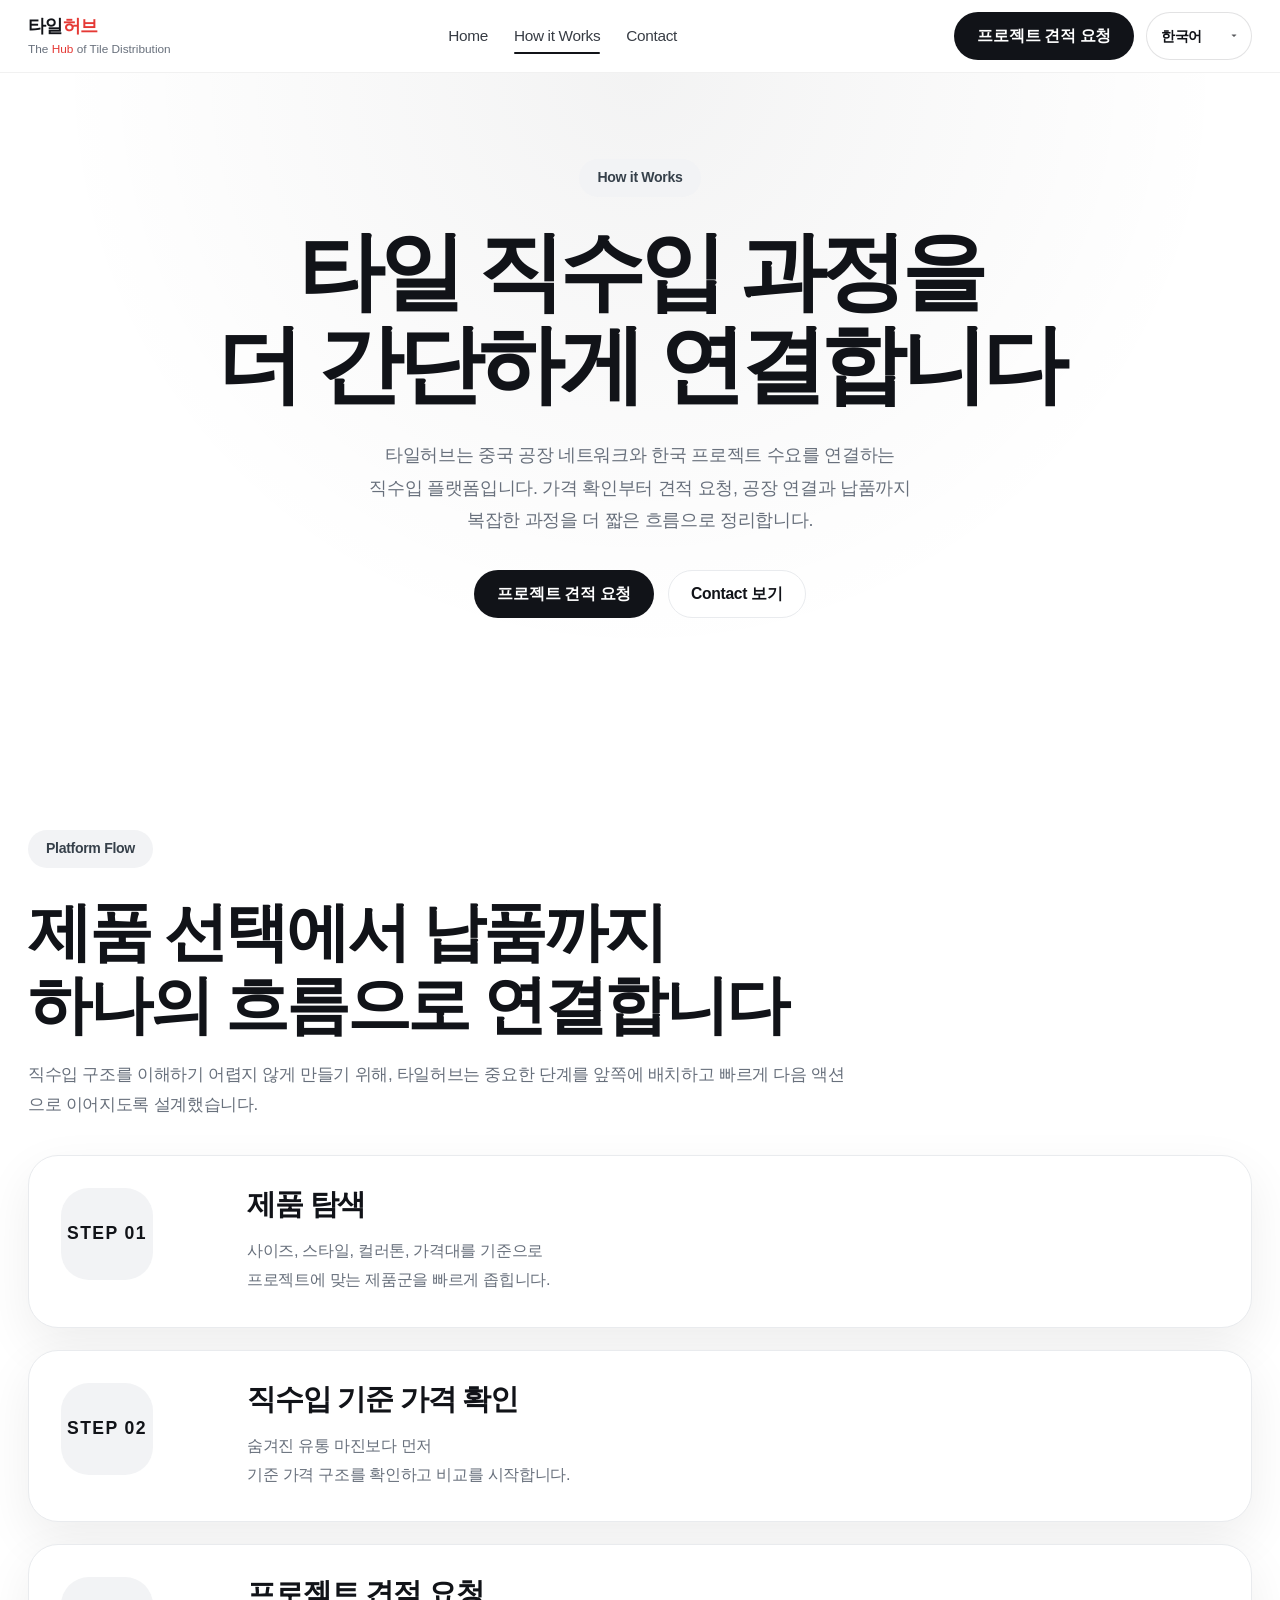
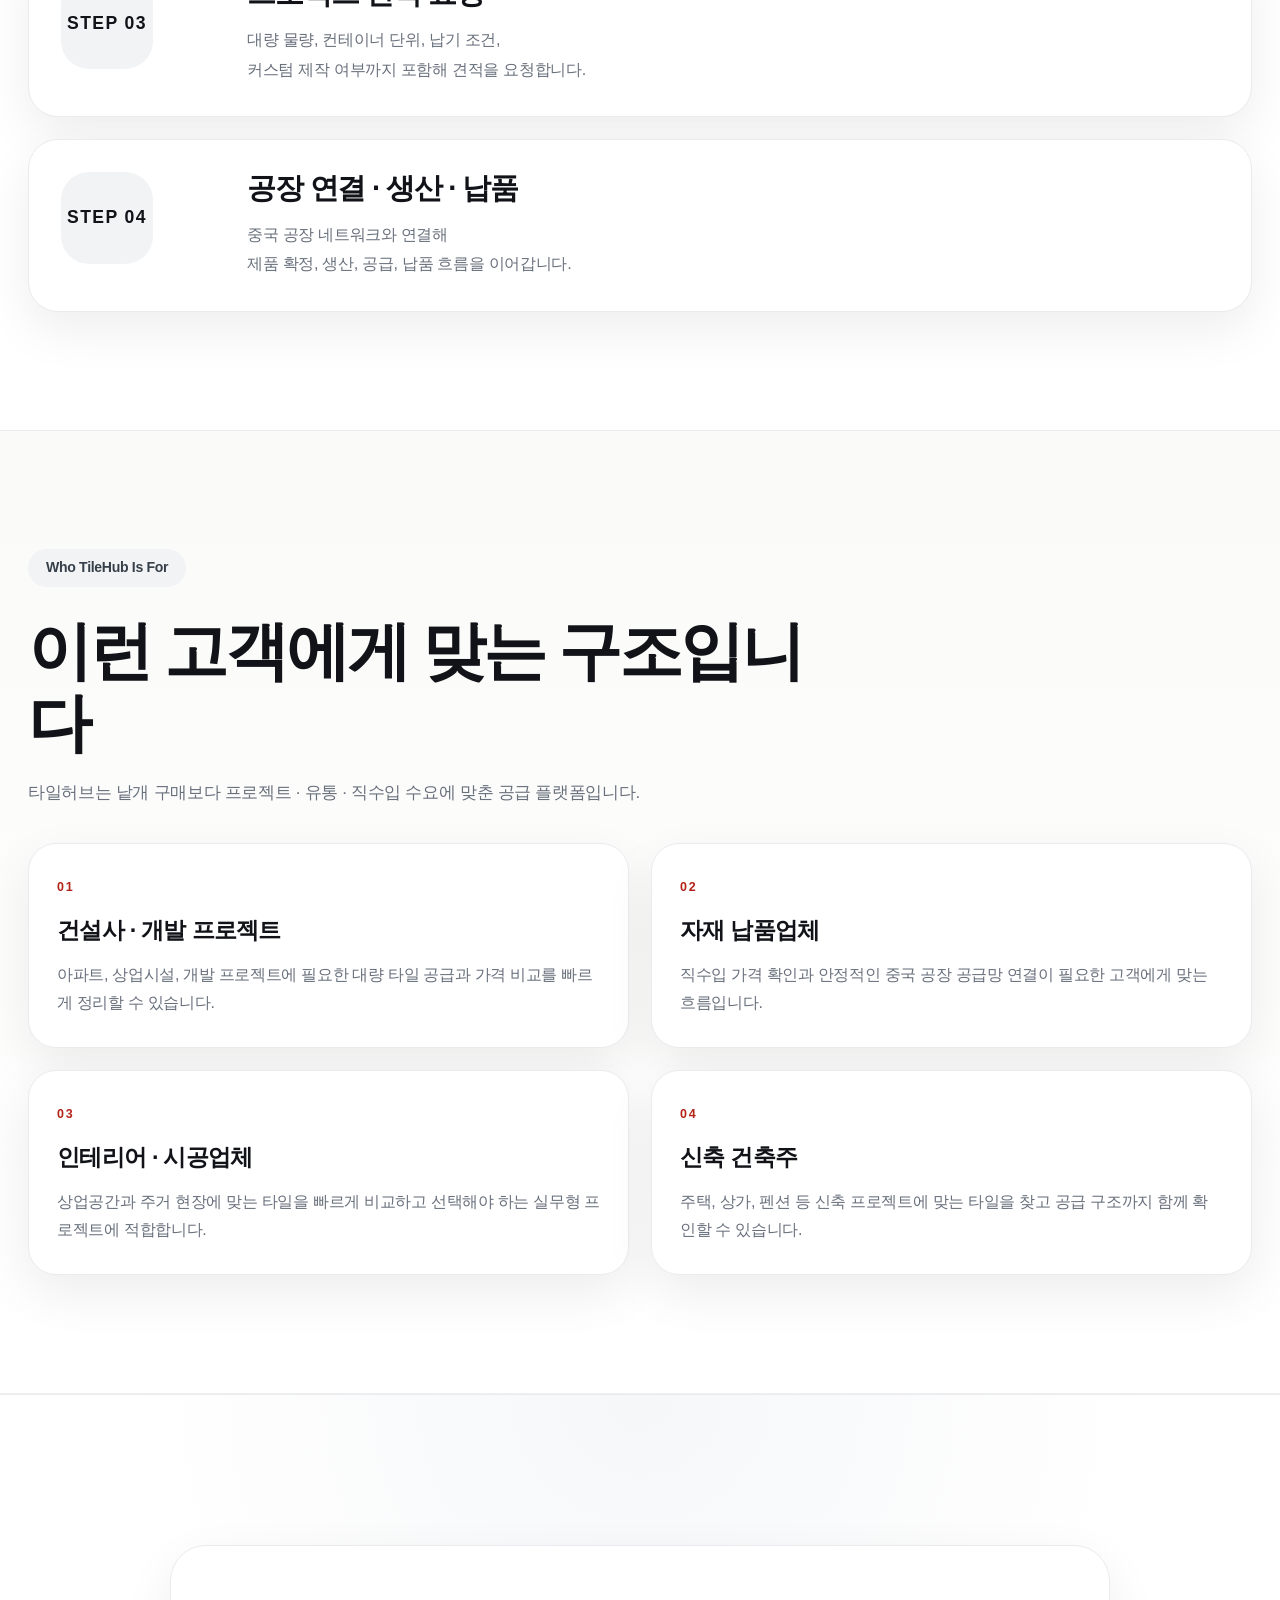
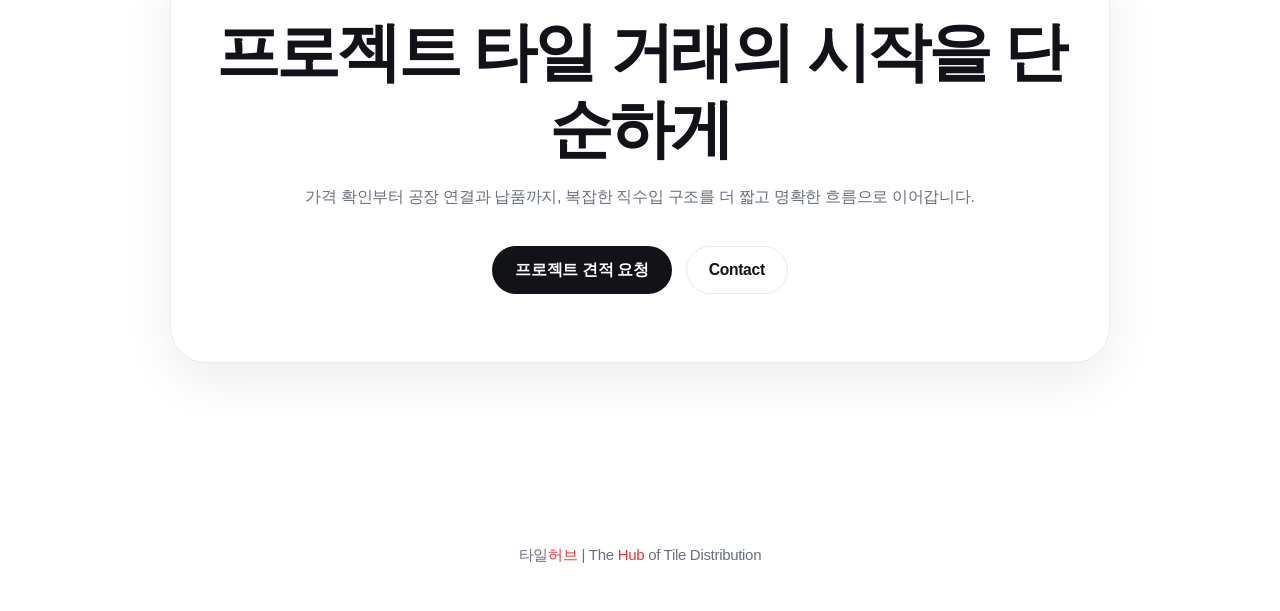
<file: how-it-works.html>
<!DOCTYPE html>
<html lang="ko">
<head>
  <meta charset="UTF-8" />
  <meta name="viewport" content="width=device-width, initial-scale=1.0" />
  <title>타일허브 | How it Works</title>
  <meta name="description" content="타일허브의 직수입 플랫폼 흐름을 확인하세요. 제품 탐색, 가격 확인, 프로젝트 견적 요청, 공장 연결과 납품까지 한 번에 이해할 수 있습니다." />
  <style>
    :root{
      --bg:#ffffff;
      --soft:#f6f6f4;
      --soft-2:#f2f3f5;
      --line:#e9ebee;
      --text:#111318;
      --muted:#68707c;
      --accent:#111318;
      --max:1320px;
      --radius:30px;
      --shadow:0 18px 50px rgba(0,0,0,.07);
      --shadow-hover:0 28px 70px rgba(0,0,0,.12);
    }

    *{box-sizing:border-box}
    html{scroll-behavior:smooth}
    body{
      margin:0;
      font-family:-apple-system,BlinkMacSystemFont,"SF Pro Display","Apple SD Gothic Neo","Noto Sans KR","Segoe UI",sans-serif;
      background:var(--bg);
      color:var(--text);
      line-height:1.55;
      letter-spacing:-0.02em;
    }
    a{text-decoration:none;color:inherit}
    .container{max-width:var(--max);margin:0 auto;padding:0 28px}
    .site-header{
      position:sticky;
      top:0;
      z-index:50;
      backdrop-filter:blur(18px);
      -webkit-backdrop-filter:blur(18px);
      background:rgba(255,255,255,.82);
      border-bottom:1px solid rgba(17,19,24,.06);
    }
    .nav{
      min-height:72px;
      display:flex;
      align-items:center;
      justify-content:space-between;
      gap:20px;
    }
    .brand{
      font-size:1.1rem;
      font-weight:700;
      letter-spacing:-0.03em;
    }
    .brand-hub{color:#E53935}
    .brand small{
      display:block;
      color:var(--muted);
      font-size:.74rem;
      font-weight:500;
      letter-spacing:0;
    }
    .nav-links{
      display:flex;
      gap:26px;
      align-items:center;
      color:#373c44;
      font-size:.96rem;
    }
    .nav-links a{position:relative}
    .nav-links a::after{
      content:"";
      position:absolute;
      left:0;
      bottom:-6px;
      width:0;
      height:2px;
      background:#111318;
      border-radius:999px;
      transition:width .24s ease;
    }
    .nav-links a:hover::after,
    .nav-links a.active::after{width:100%}
    .btn{
      display:inline-flex;
      align-items:center;
      justify-content:center;
      min-height:48px;
      padding:0 22px;
      border-radius:999px;
      border:1px solid transparent;
      font-weight:700;
      font-size:.98rem;
      transition:transform .24s ease, box-shadow .24s ease, background .24s ease;
      white-space:nowrap;
    }
    .btn:hover{transform:translateY(-2px)}
    .btn-dark{background:#111318;color:#fff}
    .btn-dark:hover{box-shadow:var(--shadow)}
    .btn-light{background:#fff;color:#111318;border-color:var(--line)}
    .btn-light:hover{background:var(--soft)}
    .eyebrow{
      display:inline-flex;
      padding:8px 18px;
      border-radius:999px;
      background:var(--soft-2);
      color:#36404a;
      font-size:.88rem;
      font-weight:700;
      margin-bottom:28px;
    }
    section{padding:118px 0}
    .hero{
      padding:86px 0 94px;
      background:radial-gradient(circle at top, rgba(17,19,24,.05) 0%, rgba(255,255,255,0) 65%);
    }
    .hero-copy{
      max-width:900px;
      margin:0 auto;
      text-align:center;
    }
    .hero-copy h1{
      margin:0;
      font-size:clamp(2.8rem,7vw,5.4rem);
      line-height:1.08;
      letter-spacing:-0.06em;
    }
    .hero-copy p{
      margin:28px auto 0;
      max-width:760px;
      font-size:1.12rem;
      line-height:1.8;
      color:var(--muted);
    }
    .hero-actions{
      display:flex;
      justify-content:center;
      gap:14px;
      flex-wrap:wrap;
      margin-top:34px;
    }
    .section-head{
      max-width:820px;
      margin-bottom:34px;
    }
    .section-head h2{
      margin:0 0 18px;
      font-size:clamp(2.2rem,5vw,4.2rem);
      line-height:1.14;
      letter-spacing:-0.05em;
    }
    .section-head p{
      margin:0;
      color:var(--muted);
      font-size:1.06rem;
      line-height:1.8;
    }
    .timeline{
      display:grid;
      gap:22px;
    }
    .timeline-card{
      display:grid;
      grid-template-columns:160px 1fr;
      gap:26px;
      padding:32px;
      border-radius:30px;
      border:1px solid var(--line);
      background:#fff;
      box-shadow:var(--shadow);
      transition:transform .26s ease, box-shadow .26s ease;
    }
    .timeline-card:hover{
      transform:translateY(-4px);
      box-shadow:var(--shadow-hover);
    }
    .step-no{
      display:inline-flex;
      align-items:center;
      justify-content:center;
      width:92px;
      height:92px;
      border-radius:28px;
      background:var(--soft-2);
      font-size:1.1rem;
      font-weight:800;
      letter-spacing:.08em;
    }
    .timeline-copy h3{
      margin:0 0 14px;
      font-size:1.8rem;
      line-height:1.18;
      letter-spacing:-0.04em;
    }
    .timeline-copy p{
      margin:0;
      color:var(--muted);
      font-size:1.02rem;
      line-height:1.8;
    }
    .audience{
      background:linear-gradient(180deg,#fafaf9 0%,#ffffff 100%);
      border-top:1px solid var(--line);
      border-bottom:1px solid rgba(17,19,24,.04);
    }
    .audience-grid{
      display:grid;
      grid-template-columns:repeat(2,minmax(0,1fr));
      gap:22px;
      margin-top:34px;
    }
    .audience-card{
      padding:30px 28px;
      border-radius:28px;
      background:#fff;
      border:1px solid var(--line);
      box-shadow:var(--shadow);
    }
    .audience-card span{
      display:inline-block;
      margin-bottom:16px;
      color:#b42318;
      font-size:.78rem;
      font-weight:700;
      letter-spacing:.14em;
    }
    .audience-card h3{
      margin:0 0 12px;
      font-size:1.45rem;
      letter-spacing:-0.03em;
    }
    .audience-card p{
      margin:0;
      color:var(--muted);
      line-height:1.74;
    }
    .cta{
      padding:150px 0;
      background:radial-gradient(circle at top, #f6f7f9 0%, #ffffff 52%);
      border-top:1px solid var(--line);
    }
    .cta-box{
      max-width:940px;
      margin:0 auto;
      text-align:center;
      padding:68px 32px;
      border-radius:36px;
      border:1px solid var(--line);
      background:#fff;
      box-shadow:var(--shadow);
    }
    .cta-box h2{
      margin:0 0 16px;
      font-size:clamp(2rem,5vw,4rem);
      line-height:1.2;
      letter-spacing:-0.05em;
    }
    .cta-box p{
      margin:0 auto;
      max-width:680px;
      color:var(--muted);
      line-height:1.8;
    }
    footer{
      padding:30px 0 44px;
      color:var(--muted);
      font-size:.94rem;
    }
    .footer-row{
      display:flex;
      justify-content:center;
      gap:18px;
      text-align:center;
      flex-wrap:wrap;
    }
    .reveal{opacity:1;transform:none}
    .js-motion .reveal{
      opacity:0;
      transform:translateY(22px);
      transition:opacity .7s ease, transform .7s ease;
    }
    .js-motion .reveal.show{opacity:1;transform:none}
    .reveal-delay-1{transition-delay:.06s}
    .reveal-delay-2{transition-delay:.12s}
    .reveal-delay-3{transition-delay:.18s}
    .reveal-delay-4{transition-delay:.24s}
    @media (max-width:1100px){
      .timeline-card{grid-template-columns:1fr}
      .audience-grid{grid-template-columns:1fr 1fr}
    }
    @media (max-width:760px){
      .container{padding:0 20px}
      .nav-links{display:none}
      section{padding:92px 0}
      .hero{padding:40px 0 56px}
      .hero-actions{flex-direction:column;align-items:stretch}
      .audience-grid{grid-template-columns:1fr}
      .timeline-card,
      .audience-card,
      .cta-box{padding:26px 22px;border-radius:24px}
      .timeline-copy h3{font-size:1.42rem}
      .btn{width:100%}
    }
  
    .header-tools{
      display:flex;
      align-items:center;
      gap:12px;
      flex-shrink:0;
    }

    .header-tools .btn{
      width:auto;
    }

    .lang-switcher-wrap{
      position:relative;
    }

    .lang-switcher{
      appearance:none;
      -webkit-appearance:none;
      min-width:106px;
      height:48px;
      padding:0 36px 0 14px;
      border-radius:999px;
      border:1px solid rgba(17,19,24,.12);
      background:#fff;
      color:#111318;
      font-size:.9rem;
      font-weight:700;
      letter-spacing:-0.02em;
      cursor:pointer;
      outline:none;
    }

    .lang-switcher-wrap::after{
      content:"▾";
      position:absolute;
      right:15px;
      top:50%;
      transform:translateY(-52%);
      font-size:12px;
      color:#111318;
      pointer-events:none;
      opacity:.7;
    }

    .translate-anchor{
      position:absolute;
      left:-9999px;
      width:1px;
      height:1px;
      overflow:hidden;
    }

    .goog-te-banner-frame.skiptranslate{
      display:none !important;
    }

    body{
      top:0 !important;
    }

    @media (max-width:760px){
      .header-tools{
        margin-left:auto;
      }

      .header-tools .btn{
        width:auto;
      }

      .lang-switcher{
        min-width:98px;
        height:44px;
      }
    }

  </style>
</head>
<body>
  <header class="site-header">
    <div class="container nav">
      <a href="/" class="brand">타일<span class="brand-hub">허브</span><small>The <span class="brand-hub">Hub</span> of Tile Distribution</small></a>
      <nav class="nav-links">
        <a href="/">Home</a>
        <a href="/how-it-works.html" class="active">How it Works</a>
        <a href="/contact.html">Contact</a>
      </nav>
      <div class="header-tools">
        <a class="btn btn-dark" href="/project-request.html">프로젝트 견적 요청</a>
        <div class="lang-switcher-wrap">
          <select class="lang-switcher" data-lang-switcher aria-label="언어 선택">
            <option value="ko">한국어</option>
            <option value="en">English</option>
            <option value="zh-CN">中文</option>
          </select>
        </div>
      </div>
    </div>
  </header>

  <main>
    <section class="hero">
      <div class="container">
        <div class="hero-copy reveal show">
          <span class="eyebrow">How it Works</span>
          <h1>타일 직수입 과정을<br>더 간단하게 연결합니다</h1>
          <p>타일허브는 중국 공장 네트워크와 한국 프로젝트 수요를 연결하는<br>직수입 플랫폼입니다. 가격 확인부터 견적 요청, 공장 연결과 납품까지<br>복잡한 과정을 더 짧은 흐름으로 정리합니다.</p>
          <div class="hero-actions">
            <a class="btn btn-dark" href="/project-request.html">프로젝트 견적 요청</a>
            <a class="btn btn-light" href="/contact.html">Contact 보기</a>
          </div>
        </div>
      </div>
    </section>

    <section>
      <div class="container">
        <div class="section-head reveal">
          <span class="eyebrow">Platform Flow</span>
          <h2>제품 선택에서 납품까지<br>하나의 흐름으로 연결합니다</h2>
          <p>직수입 구조를 이해하기 어렵지 않게 만들기 위해, 타일허브는 중요한 단계를 앞쪽에 배치하고 빠르게 다음 액션으로 이어지도록 설계했습니다.</p>
        </div>

        <div class="timeline">
          <article class="timeline-card reveal reveal-delay-1">
            <div><span class="step-no">STEP 01</span></div>
            <div class="timeline-copy">
              <h3>제품 탐색</h3>
              <p>사이즈, 스타일, 컬러톤, 가격대를 기준으로<br>프로젝트에 맞는 제품군을 빠르게 좁힙니다.</p>
            </div>
          </article>

          <article class="timeline-card reveal reveal-delay-2">
            <div><span class="step-no">STEP 02</span></div>
            <div class="timeline-copy">
              <h3>직수입 기준 가격 확인</h3>
              <p>숨겨진 유통 마진보다 먼저<br>기준 가격 구조를 확인하고 비교를 시작합니다.</p>
            </div>
          </article>

          <article class="timeline-card reveal reveal-delay-3">
            <div><span class="step-no">STEP 03</span></div>
            <div class="timeline-copy">
              <h3>프로젝트 견적 요청</h3>
              <p>대량 물량, 컨테이너 단위, 납기 조건,<br>커스텀 제작 여부까지 포함해 견적을 요청합니다.</p>
            </div>
          </article>

          <article class="timeline-card reveal reveal-delay-4">
            <div><span class="step-no">STEP 04</span></div>
            <div class="timeline-copy">
              <h3>공장 연결 · 생산 · 납품</h3>
              <p>중국 공장 네트워크와 연결해<br>제품 확정, 생산, 공급, 납품 흐름을 이어갑니다.</p>
            </div>
          </article>
        </div>
      </div>
    </section>

    <section class="audience">
      <div class="container">
        <div class="section-head reveal">
          <span class="eyebrow">Who TileHub Is For</span>
          <h2>이런 고객에게 맞는 구조입니다</h2>
          <p>타일허브는 낱개 구매보다 프로젝트 · 유통 · 직수입 수요에 맞춘 공급 플랫폼입니다.</p>
        </div>

        <div class="audience-grid">
          <article class="audience-card reveal reveal-delay-1">
            <span>01</span>
            <h3>건설사 · 개발 프로젝트</h3>
            <p>아파트, 상업시설, 개발 프로젝트에 필요한 대량 타일 공급과 가격 비교를 빠르게 정리할 수 있습니다.</p>
          </article>
          <article class="audience-card reveal reveal-delay-2">
            <span>02</span>
            <h3>자재 납품업체</h3>
            <p>직수입 가격 확인과 안정적인 중국 공장 공급망 연결이 필요한 고객에게 맞는 흐름입니다.</p>
          </article>
          <article class="audience-card reveal reveal-delay-3">
            <span>03</span>
            <h3>인테리어 · 시공업체</h3>
            <p>상업공간과 주거 현장에 맞는 타일을 빠르게 비교하고 선택해야 하는 실무형 프로젝트에 적합합니다.</p>
          </article>
          <article class="audience-card reveal reveal-delay-4">
            <span>04</span>
            <h3>신축 건축주</h3>
            <p>주택, 상가, 펜션 등 신축 프로젝트에 맞는 타일을 찾고 공급 구조까지 함께 확인할 수 있습니다.</p>
          </article>
        </div>
      </div>
    </section>

    <section class="cta">
      <div class="container">
        <div class="cta-box reveal">
          <h2>프로젝트 타일 거래의 시작을 단순하게</h2>
          <p>가격 확인부터 공장 연결과 납품까지, 복잡한 직수입 구조를 더 짧고 명확한 흐름으로 이어갑니다.</p>
          <div class="hero-actions">
            <a class="btn btn-dark" href="/project-request.html">프로젝트 견적 요청</a>
            <a class="btn btn-light" href="/contact.html">Contact</a>
          </div>
        </div>
      </div>
    </section>
  </main>

  <footer>
    <div class="container footer-row">
      <div>타일<span class="brand-hub">허브</span> | The <span class="brand-hub">Hub</span> of Tile Distribution</div>
    </div>
  </footer>

  <script>
    document.body.classList.add("js-motion");
    const revealItems = document.querySelectorAll(".reveal");

    function handleReveal() {
      const trigger = window.innerHeight * 0.94;
      revealItems.forEach((item) => {
        if (item.getBoundingClientRect().top < trigger) {
          item.classList.add("show");
        }
      });
    }

    window.addEventListener("scroll", handleReveal, { passive: true });
    window.addEventListener("load", handleReveal);
    handleReveal();
  </script>

<div id="google_translate_element" class="translate-anchor" aria-hidden="true"></div>
<script>
  (function () {
    const STORAGE_KEY = "tilehub_lang";
    const COOKIE_NAME = "googtrans";

    function setCookie(value) {
      document.cookie = COOKIE_NAME + "=" + value + ";path=/";
      const host = window.location.hostname;
      if (host && host.includes(".")) {
        const parts = host.split(".");
        const baseDomain = "." + parts.slice(-2).join(".");
        document.cookie = COOKIE_NAME + "=" + value + ";path=/;domain=" + baseDomain;
      }
    }

    function applyStoredLanguage() {
      let saved = "ko";
      try {
        saved = window.localStorage.getItem(STORAGE_KEY) || "ko";
      } catch (error) {}

      if (saved === "en" || saved === "zh-CN") {
        setCookie("/ko/" + saved);
      } else {
        setCookie("/ko/ko");
      }

      return saved;
    }

    function bindSwitchers(saved) {
      const switchers = document.querySelectorAll("[data-lang-switcher]");
      switchers.forEach((switcher) => {
        switcher.value = saved;
        switcher.addEventListener("change", () => {
          const lang = switcher.value;
          try {
            window.localStorage.setItem(STORAGE_KEY, lang);
          } catch (error) {}

          if (lang === "en" || lang === "zh-CN") {
            setCookie("/ko/" + lang);
          } else {
            setCookie("/ko/ko");
          }

          window.location.reload();
        });
      });
    }

    const savedLanguage = applyStoredLanguage();

    window.googleTranslateElementInit = function () {
      if (window.google && window.google.translate) {
        new window.google.translate.TranslateElement({
          pageLanguage: "ko",
          autoDisplay: false,
          includedLanguages: "ko,en,zh-CN",
          layout: window.google.translate.TranslateElement.InlineLayout.SIMPLE
        }, "google_translate_element");
      }

      bindSwitchers(savedLanguage);
    };
  })();
</script>
<script src="//translate.google.com/translate_a/element.js?cb=googleTranslateElementInit"></script>

</body>
</html>
</file>
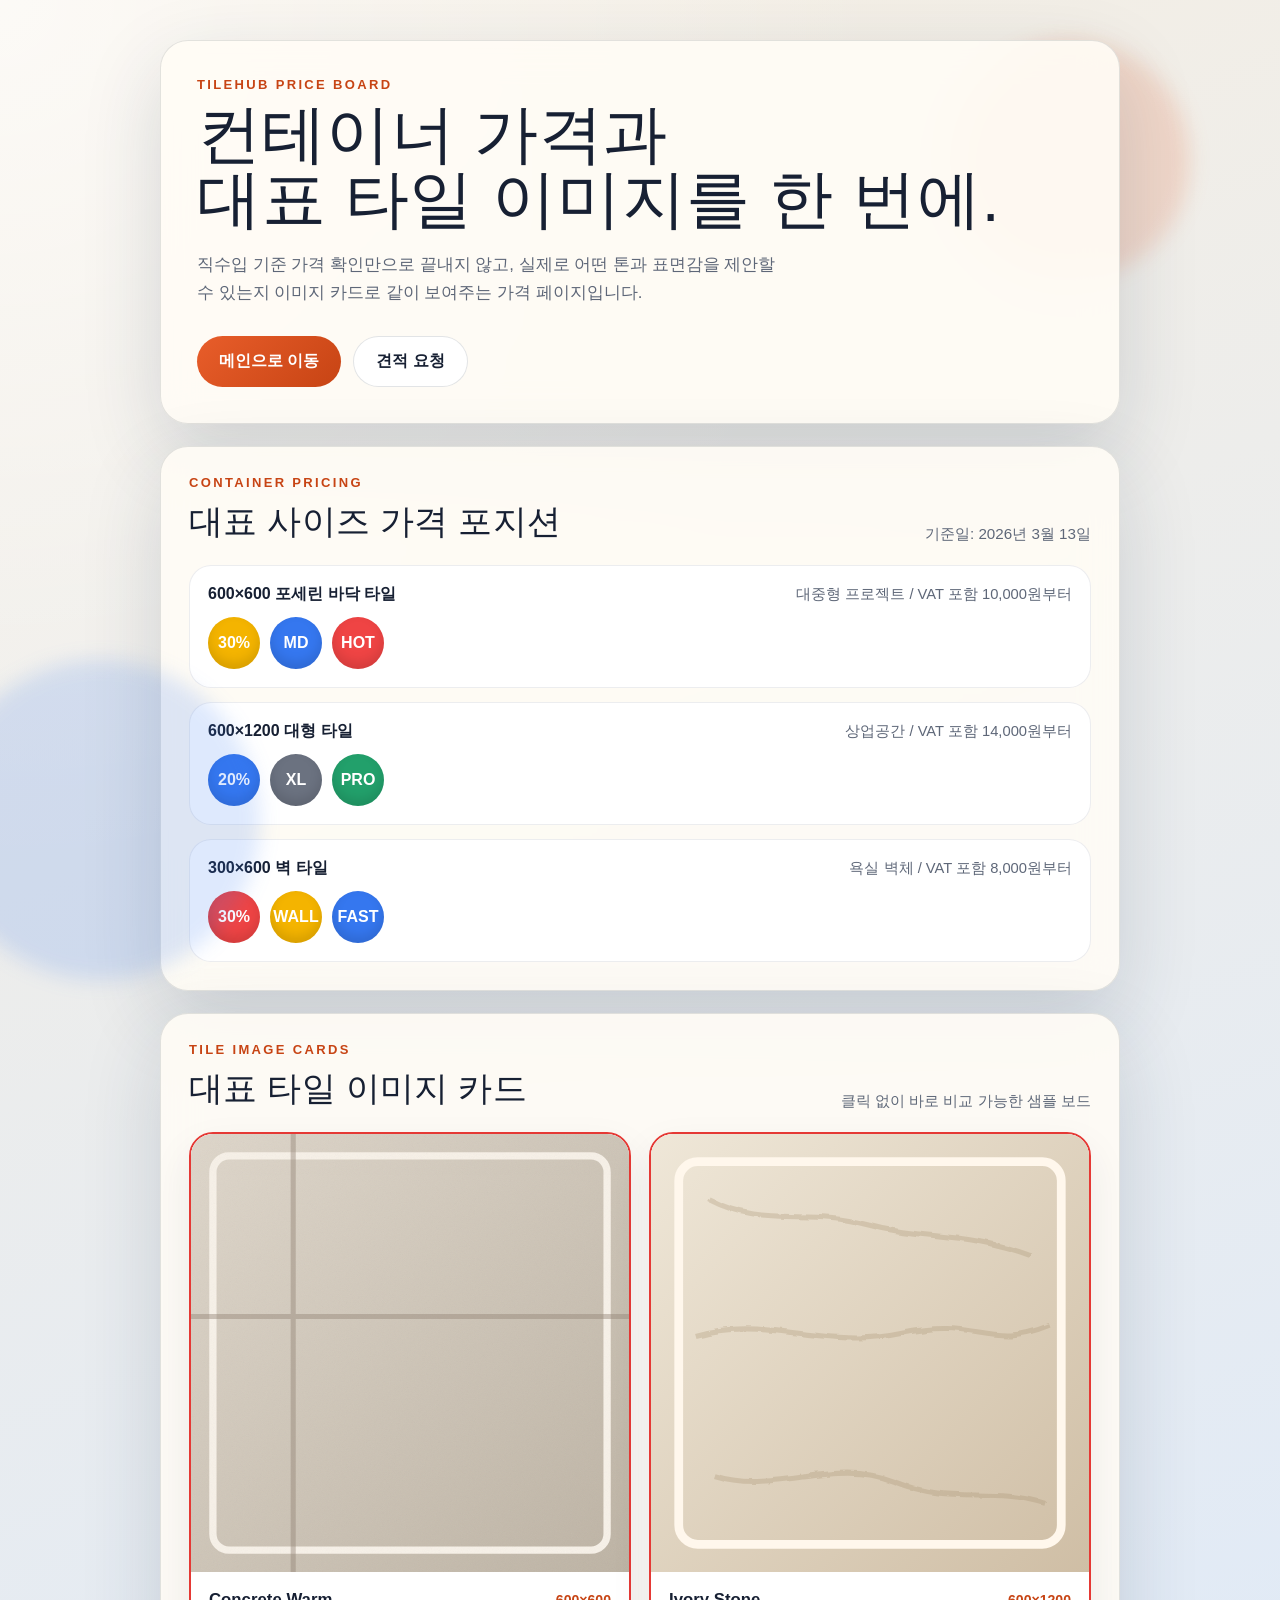
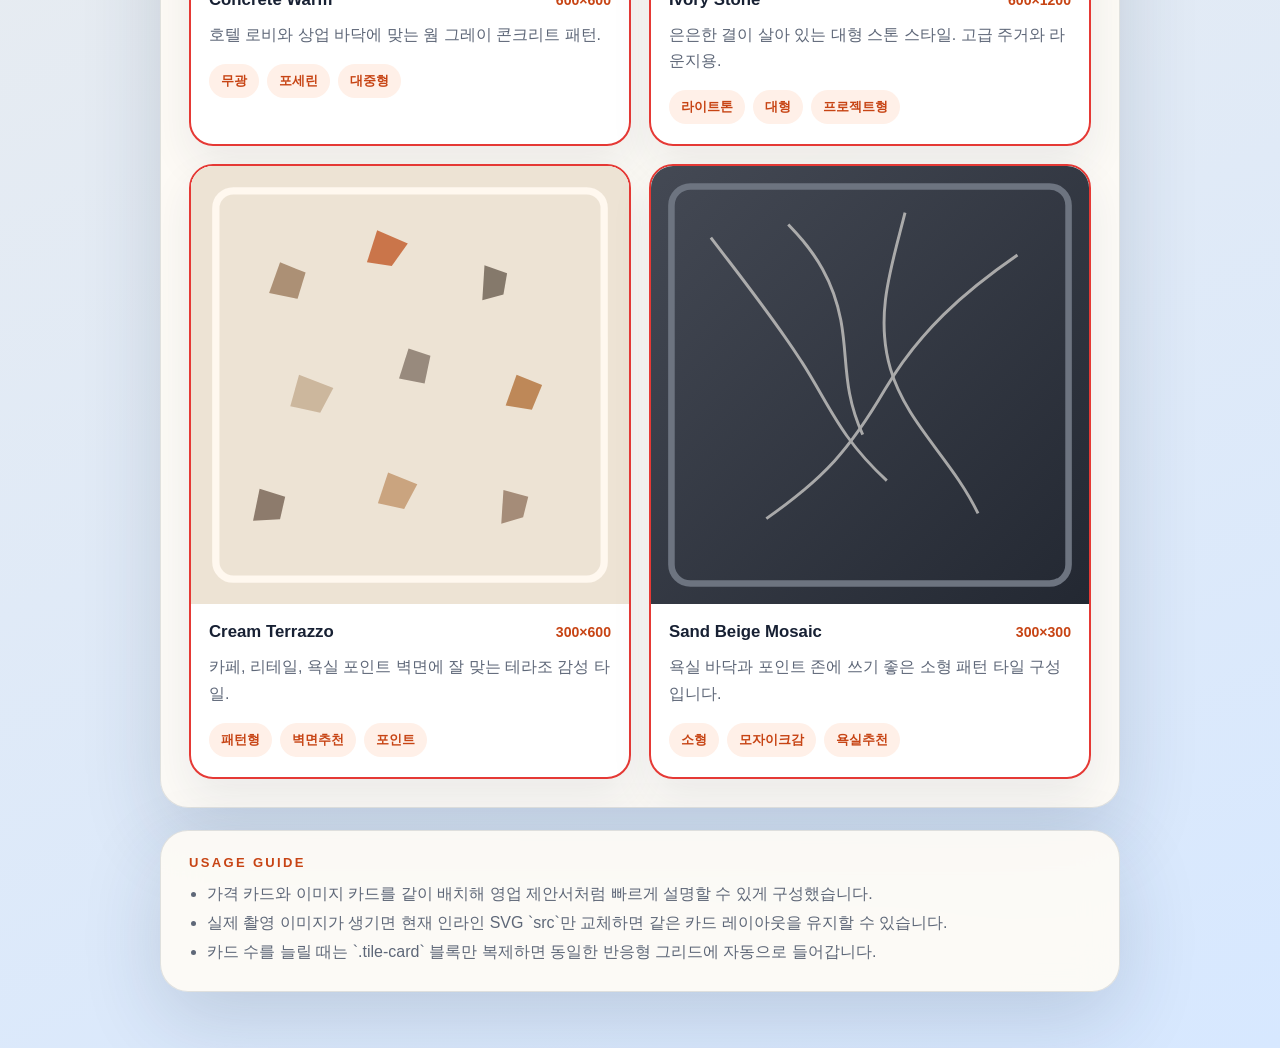
<file: price.html>
<!DOCTYPE html>
<html lang="ko">
<head>
  <meta charset="UTF-8" />
  <meta name="viewport" content="width=device-width, initial-scale=1.0" />
  <title>타일허브 | 컨테이너 가격 & 대표 타일 이미지</title>
  <meta
    name="description"
    content="타일허브 컨테이너 가격 페이지에서 대표 규격별 가격 포지션과 타일 이미지 카드를 함께 확인하세요."
  />
  <link rel="stylesheet" href="style.css" />
</head>
<body>
  <main class="app-shell">
    <section class="hero-card">
      <p class="eyebrow">Tilehub Price Board</p>
      <h1>컨테이너 가격과<br />대표 타일 이미지를 한 번에.</h1>
      <p class="hero-copy">
        직수입 기준 가격 확인만으로 끝내지 않고, 실제로 어떤 톤과 표면감을 제안할 수 있는지
        이미지 카드로 같이 보여주는 가격 페이지입니다.
      </p>
      <div class="hero-actions">
        <a class="action-link primary-button" href="index.html">메인으로 이동</a>
        <a class="action-link secondary-button" href="https://help.pay.naver.com/" target="_blank" rel="noreferrer">견적 요청</a>
      </div>
    </section>

    <section class="board-card">
      <div class="board-header">
        <div>
          <p class="section-label">Container Pricing</p>
          <h2>대표 사이즈 가격 포지션</h2>
        </div>
        <p class="timestamp">기준일: 2026년 3월 13일</p>
      </div>

      <ul class="combination-list">
        <li class="combination-item">
          <div class="set-meta">
            <span class="set-label">600×600 포세린 바닥 타일</span>
            <span class="set-summary">대중형 프로젝트 / VAT 포함 10,000원부터</span>
          </div>
          <div class="ball-row">
            <span class="ball ball-tier-1">30%</span>
            <span class="ball ball-tier-2">MD</span>
            <span class="ball ball-tier-3">HOT</span>
          </div>
        </li>
        <li class="combination-item">
          <div class="set-meta">
            <span class="set-label">600×1200 대형 타일</span>
            <span class="set-summary">상업공간 / VAT 포함 14,000원부터</span>
          </div>
          <div class="ball-row">
            <span class="ball ball-tier-2">20%</span>
            <span class="ball ball-tier-4">XL</span>
            <span class="ball ball-tier-5">PRO</span>
          </div>
        </li>
        <li class="combination-item">
          <div class="set-meta">
            <span class="set-label">300×600 벽 타일</span>
            <span class="set-summary">욕실 벽체 / VAT 포함 8,000원부터</span>
          </div>
          <div class="ball-row">
            <span class="ball ball-tier-3">30%</span>
            <span class="ball ball-tier-1">WALL</span>
            <span class="ball ball-tier-2">FAST</span>
          </div>
        </li>
      </ul>
    </section>

    <section class="board-card tile-gallery-card">
      <div class="board-header">
        <div>
          <p class="section-label">Tile Image Cards</p>
          <h2>대표 타일 이미지 카드</h2>
        </div>
        <p class="timestamp">클릭 없이 바로 비교 가능한 샘플 보드</p>
      </div>

      <div class="tile-grid">
        <article class="tile-card">
          <img
            class="tile-image"
            alt="웜 그레이 콘크리트 타일"
            src="data:image/svg+xml;utf8,<svg xmlns='http://www.w3.org/2000/svg' viewBox='0 0 600 600'><defs><linearGradient id='g' x1='0' y1='0' x2='1' y2='1'><stop stop-color='%23ded6ca'/><stop offset='1' stop-color='%23bdb3a4'/></linearGradient><filter id='n'><feTurbulence type='fractalNoise' baseFrequency='0.85' numOctaves='2' stitchTiles='stitch'/><feColorMatrix type='saturate' values='0.15'/><feComponentTransfer><feFuncA type='table' tableValues='0 0.2'/></feComponentTransfer></filter></defs><rect width='600' height='600' fill='url(%23g)'/><rect x='30' y='30' width='540' height='540' rx='22' fill='none' stroke='%23f7f1e8' stroke-width='10'/><rect width='600' height='600' filter='url(%23n)' opacity='0.35'/><path d='M0 250h600M140 0v600' stroke='%23958678' stroke-width='7' opacity='0.45'/></svg>"
          />
          <div class="tile-content">
            <div class="tile-head">
              <strong>Concrete Warm</strong>
              <span>600×600</span>
            </div>
            <p>호텔 로비와 상업 바닥에 맞는 웜 그레이 콘크리트 패턴.</p>
            <div class="tile-tags">
              <span>무광</span>
              <span>포세린</span>
              <span>대중형</span>
            </div>
          </div>
        </article>

        <article class="tile-card">
          <img
            class="tile-image"
            alt="아이보리 스톤 타일"
            src="data:image/svg+xml;utf8,<svg xmlns='http://www.w3.org/2000/svg' viewBox='0 0 600 600'><defs><linearGradient id='g' x1='0' y1='0' x2='1' y2='1'><stop stop-color='%23efe7d8'/><stop offset='1' stop-color='%23cfbea5'/></linearGradient><filter id='n'><feTurbulence type='fractalNoise' baseFrequency='0.03' numOctaves='4' seed='4'/><feDisplacementMap in='SourceGraphic' scale='8'/></filter></defs><rect width='600' height='600' fill='url(%23g)'/><rect x='38' y='38' width='524' height='524' rx='26' fill='none' stroke='%23fff7ec' stroke-width='12'/><g opacity='0.28' stroke='%23a48e6c' stroke-width='7' fill='none' filter='url(%23n)'><path d='M80 90c72 38 136 12 215 34s132 8 226 43'/><path d='M60 276c97-28 178 20 284-3s117 24 202-11'/><path d='M86 468c83 27 165-25 246 8s131 6 208 30'/></g></svg>"
          />
          <div class="tile-content">
            <div class="tile-head">
              <strong>Ivory Stone</strong>
              <span>600×1200</span>
            </div>
            <p>은은한 결이 살아 있는 대형 스톤 스타일. 고급 주거와 라운지용.</p>
            <div class="tile-tags">
              <span>라이트톤</span>
              <span>대형</span>
              <span>프로젝트형</span>
            </div>
          </div>
        </article>

        <article class="tile-card">
          <img
            class="tile-image"
            alt="크림 테라조 타일"
            src="data:image/svg+xml;utf8,<svg xmlns='http://www.w3.org/2000/svg' viewBox='0 0 600 600'><rect width='600' height='600' fill='%23ede3d4'/><rect x='34' y='34' width='532' height='532' rx='24' fill='none' stroke='%23fff8ef' stroke-width='10'/><g opacity='0.95'><path d='M122 132l35 14-11 36-39-8z' fill='%23a98c70'/><path d='M255 88l42 18-22 31-34-5z' fill='%23c96f43'/><path d='M402 136l31 11-5 29-29 8z' fill='%23807366'/><path d='M148 286l47 18-18 34-41-9z' fill='%23cbb59b'/><path d='M298 250l30 10-8 38-35-7z' fill='%23948679'/><path d='M446 286l35 14-14 34-36-6z' fill='%23bc8452'/><path d='M94 442l35 11-7 31-37 2z' fill='%23887667'/><path d='M270 420l40 16-18 34-36-8z' fill='%23c9a17b'/><path d='M428 444l34 9-7 28-30 9z' fill='%23a28874'/></g></svg>"
          />
          <div class="tile-content">
            <div class="tile-head">
              <strong>Cream Terrazzo</strong>
              <span>300×600</span>
            </div>
            <p>카페, 리테일, 욕실 포인트 벽면에 잘 맞는 테라조 감성 타일.</p>
            <div class="tile-tags">
              <span>패턴형</span>
              <span>벽면추천</span>
              <span>포인트</span>
            </div>
          </div>
        </article>

        <article class="tile-card">
          <img
            class="tile-image"
            alt="샌드 베이지 모자이크 타일"
            src="data:image/svg+xml;utf8,<svg xmlns='http://www.w3.org/2000/svg' viewBox='0 0 600 600'><defs><linearGradient id='g' x1='0' y1='0' x2='1' y2='1'><stop stop-color='%23444954'/><stop offset='1' stop-color='%23232832'/></linearGradient></defs><rect width='600' height='600' fill='url(%23g)'/><rect x='28' y='28' width='544' height='544' rx='26' fill='none' stroke='%236d7480' stroke-width='9'/><g stroke='%23d8d6d2' stroke-width='4' opacity='0.72' fill='none'><path d='M82 98c44 58 84 108 123 168s52 104 118 165'/><path d='M348 64c-18 72-42 139-20 214s84 123 120 198'/><path d='M502 122c-74 51-135 105-182 185s-82 120-162 176'/><path d='M188 80c39 40 62 79 72 131s2 96 30 157'/></g></svg>"
          />
          <div class="tile-content">
            <div class="tile-head">
              <strong>Sand Beige Mosaic</strong>
              <span>300×300</span>
            </div>
            <p>욕실 바닥과 포인트 존에 쓰기 좋은 소형 패턴 타일 구성입니다.</p>
            <div class="tile-tags">
              <span>소형</span>
              <span>모자이크감</span>
              <span>욕실추천</span>
            </div>
          </div>
        </article>
      </div>
    </section>

    <section class="guide-card">
      <p class="section-label">Usage Guide</p>
      <ul>
        <li>가격 카드와 이미지 카드를 같이 배치해 영업 제안서처럼 빠르게 설명할 수 있게 구성했습니다.</li>
        <li>실제 촬영 이미지가 생기면 현재 인라인 SVG `src`만 교체하면 같은 카드 레이아웃을 유지할 수 있습니다.</li>
        <li>카드 수를 늘릴 때는 `.tile-card` 블록만 복제하면 동일한 반응형 그리드에 자동으로 들어갑니다.</li>
      </ul>
    </section>
  </main>

<div id="google_translate_element" style="position:absolute;left:-9999px;width:1px;height:1px;overflow:hidden;" aria-hidden="true"></div>
<script>
  (function () {
    const STORAGE_KEY = "tilehub_lang";
    const COOKIE_NAME = "googtrans";

    function setCookie(value) {
      document.cookie = COOKIE_NAME + "=" + value + ";path=/";
      const host = window.location.hostname;
      if (host && host.includes(".")) {
        const parts = host.split(".");
        const baseDomain = "." + parts.slice(-2).join(".");
        document.cookie = COOKIE_NAME + "=" + value + ";path=/;domain=" + baseDomain;
      }
    }

    let saved = "ko";
    try {
      saved = window.localStorage.getItem(STORAGE_KEY) || "ko";
    } catch (error) {}

    if (saved === "en" || saved === "zh-CN") {
      setCookie("/ko/" + saved);
    } else {
      setCookie("/ko/ko");
    }

    window.googleTranslateElementInit = function () {
      if (window.google && window.google.translate) {
        new window.google.translate.TranslateElement({
          pageLanguage: "ko",
          autoDisplay: false,
          includedLanguages: "ko,en,zh-CN",
          layout: window.google.translate.TranslateElement.InlineLayout.SIMPLE
        }, "google_translate_element");
      }
    };
  })();
</script>
<script src="//translate.google.com/translate_a/element.js?cb=googleTranslateElementInit"></script>

</body>
</html>
</file>
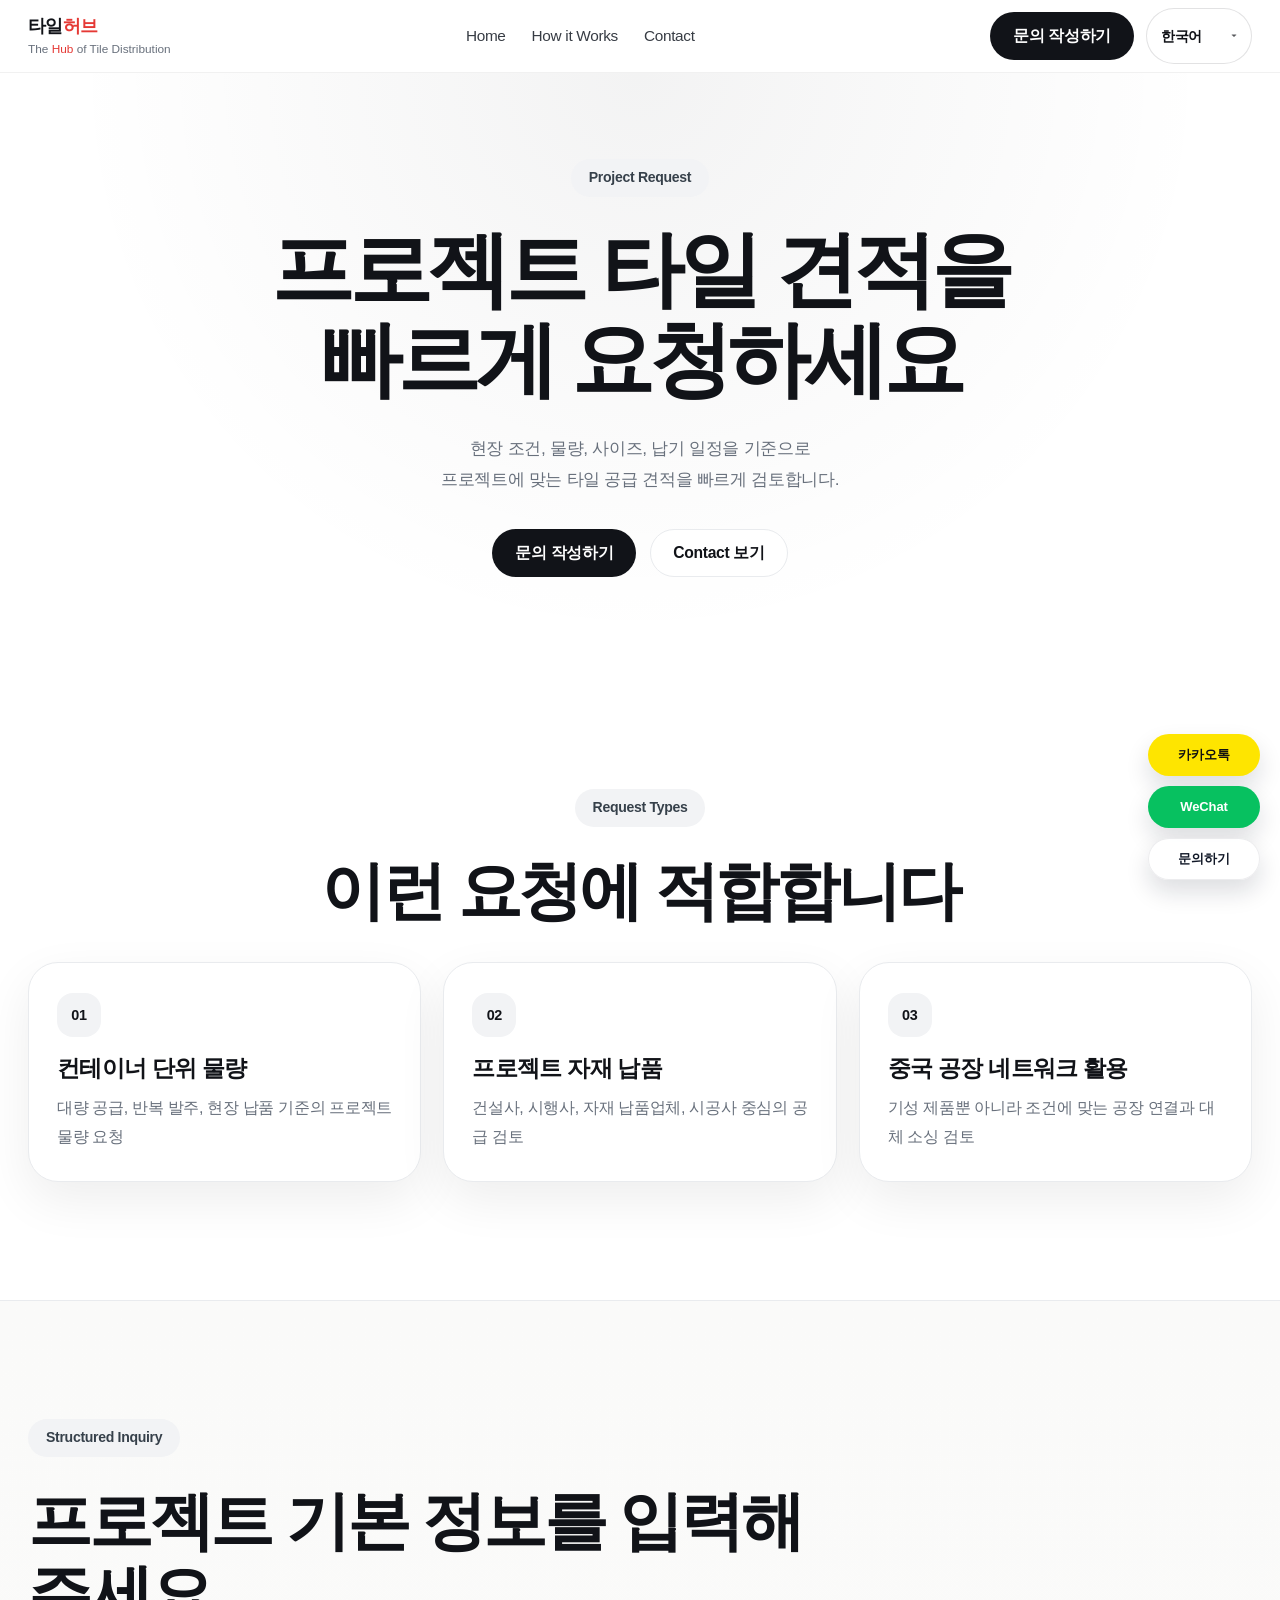
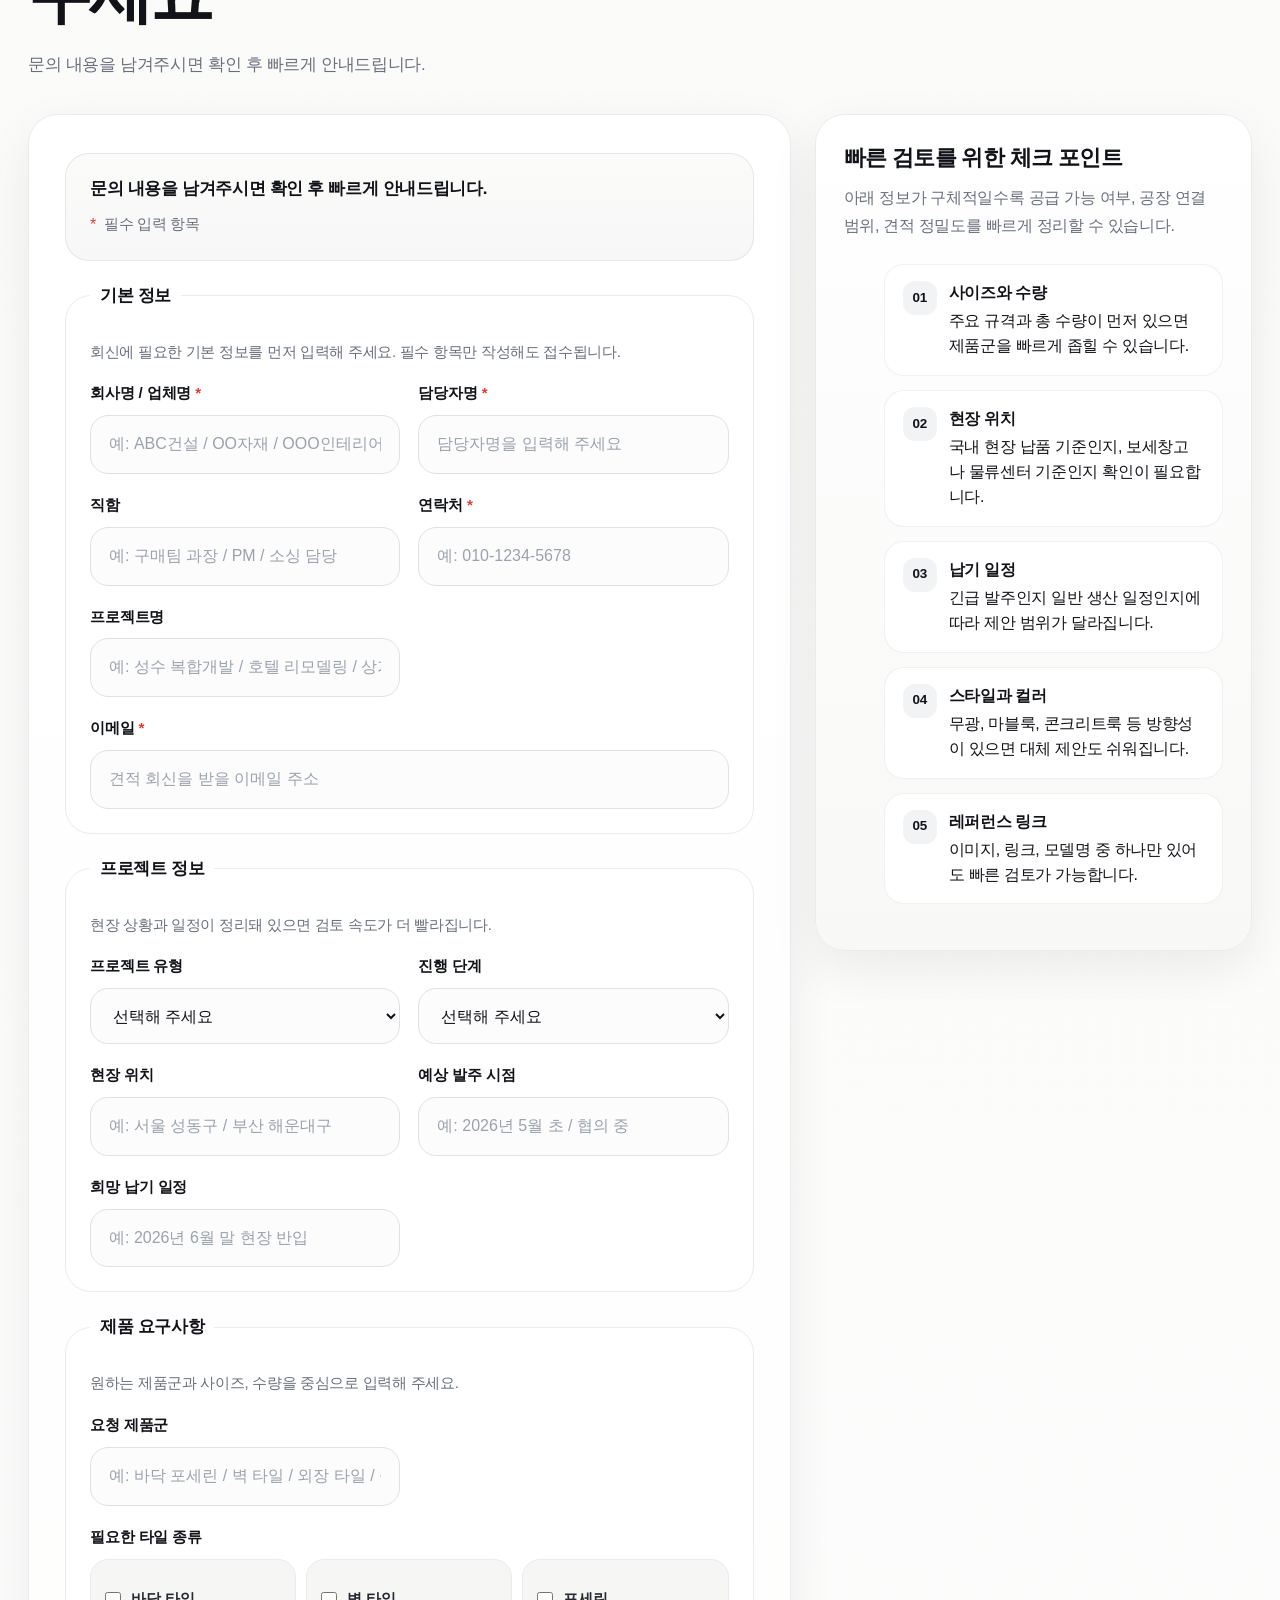
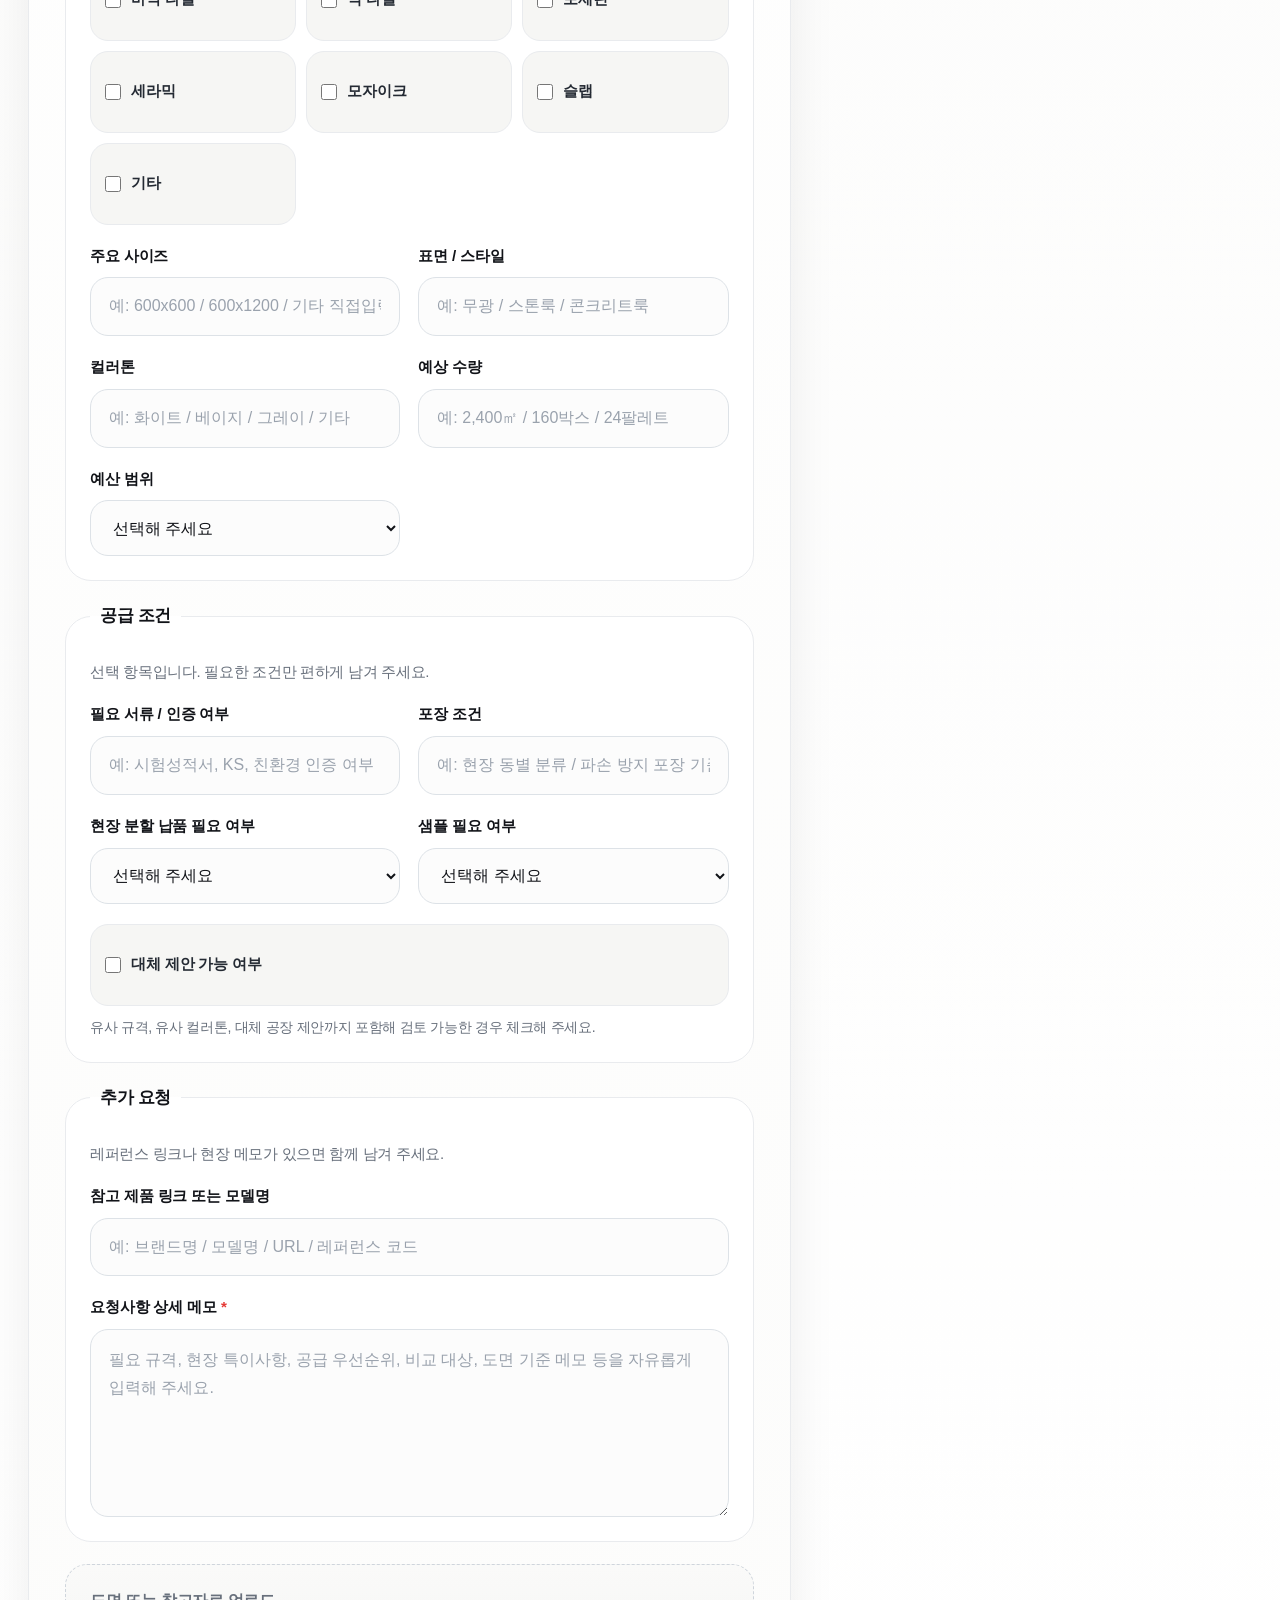
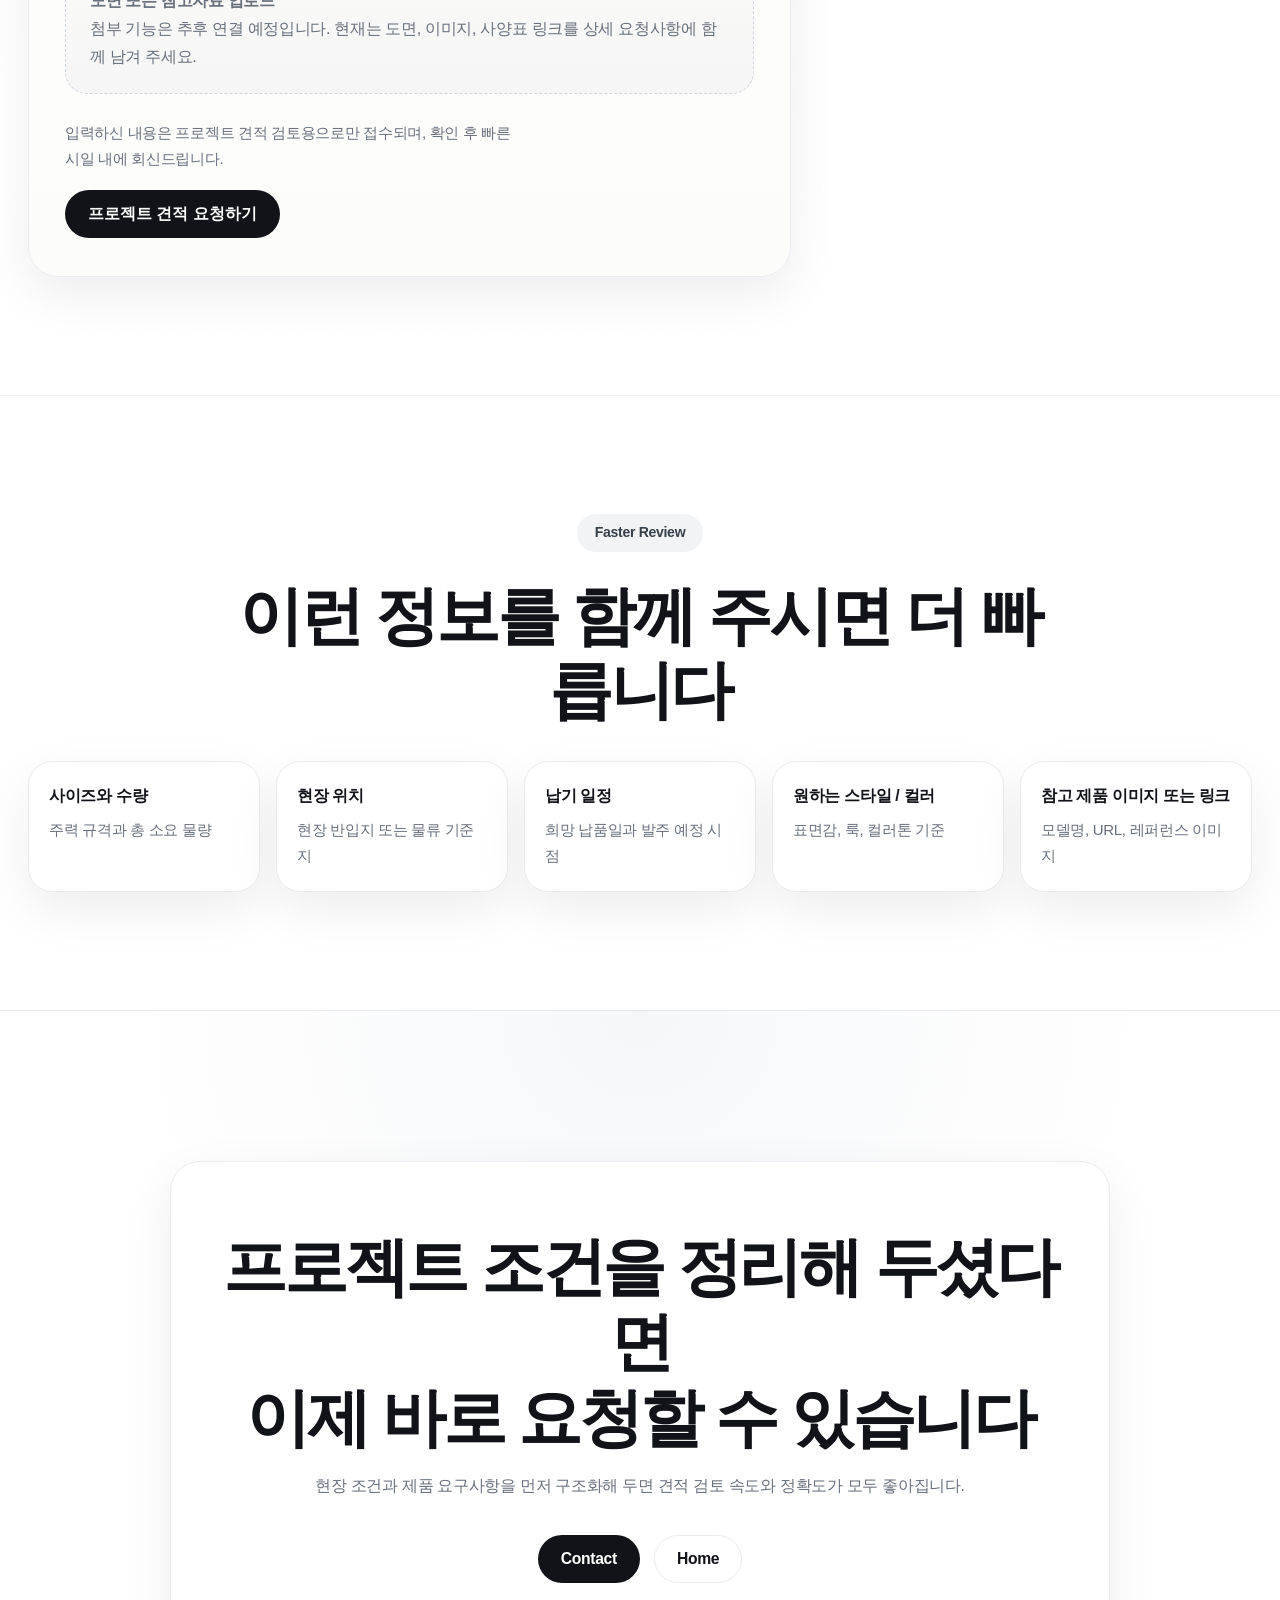
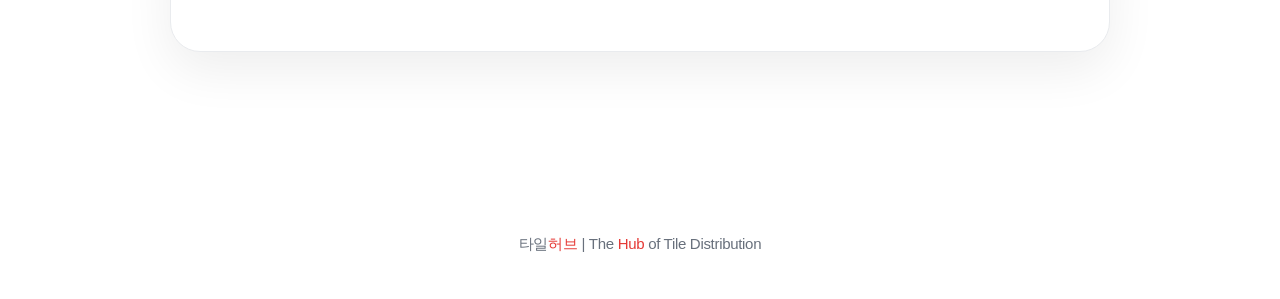
<file: project-request.html>
<!DOCTYPE html>
<html lang="ko">
<head>
  <meta charset="UTF-8" />
  <meta name="viewport" content="width=device-width, initial-scale=1.0" />
  <title>타일허브 | 프로젝트 견적 요청</title>
  <meta name="description" content="컨테이너 단위 물량, 프로젝트 납품, 자재 공급 조건을 기반으로 타일허브에서 프로젝트 견적을 요청하세요." />
  <style>
    :root{
      --bg:#ffffff;
      --soft:#f6f6f4;
      --soft-2:#f2f3f5;
      --line:#e9ebee;
      --text:#111318;
      --muted:#68707c;
      --accent:#111318;
      --max:1320px;
      --radius:30px;
      --shadow:0 18px 50px rgba(0,0,0,.07);
      --shadow-hover:0 28px 70px rgba(0,0,0,.12);
    }

    *{box-sizing:border-box}
    html{scroll-behavior:smooth}
    body{
      margin:0;
      font-family:-apple-system,BlinkMacSystemFont,"SF Pro Display","Apple SD Gothic Neo","Noto Sans KR","Segoe UI",sans-serif;
      background:var(--bg);
      color:var(--text);
      line-height:1.55;
      letter-spacing:-0.02em;
    }
    a{text-decoration:none;color:inherit}
    img{display:block;max-width:100%}
    button,input,select,textarea{font:inherit}
    .container{max-width:var(--max);margin:0 auto;padding:0 28px}
    .site-header{
      position:sticky;
      top:0;
      z-index:50;
      backdrop-filter:blur(18px);
      -webkit-backdrop-filter:blur(18px);
      background:rgba(255,255,255,.82);
      border-bottom:1px solid rgba(17,19,24,.06);
    }
    .nav{
      min-height:72px;
      display:flex;
      align-items:center;
      justify-content:space-between;
      gap:20px;
    }
    .brand{
      font-size:1.1rem;
      font-weight:700;
      letter-spacing:-0.03em;
    }
    .brand-hub{color:#E53935}
    .brand small{
      display:block;
      color:var(--muted);
      font-size:.74rem;
      font-weight:500;
      letter-spacing:0;
    }
    .nav-links{
      display:flex;
      gap:26px;
      align-items:center;
      color:#373c44;
      font-size:.96rem;
    }
    .nav-links a{position:relative}
    .nav-links a::after{
      content:"";
      position:absolute;
      left:0;
      bottom:-6px;
      width:0;
      height:2px;
      background:#111318;
      border-radius:999px;
      transition:width .24s ease;
    }
    .nav-links a:hover::after,
    .nav-links a.active::after{width:100%}
    .btn{
      display:inline-flex;
      align-items:center;
      justify-content:center;
      min-height:48px;
      padding:0 22px;
      border-radius:999px;
      border:1px solid transparent;
      font-weight:700;
      font-size:.98rem;
      transition:transform .24s ease, box-shadow .24s ease, background .24s ease, border-color .24s ease;
      white-space:nowrap;
      cursor:pointer;
    }
    .btn:hover{transform:translateY(-2px)}
    .btn-dark{background:#111318;color:#fff}
    .btn-dark:hover{box-shadow:var(--shadow)}
    .btn-light{background:#fff;color:#111318;border-color:var(--line)}
    .btn-light:hover{background:var(--soft)}
    section{padding:118px 0}
    .eyebrow{
      display:inline-flex;
      padding:8px 18px;
      border-radius:999px;
      background:var(--soft-2);
      color:#36404a;
      font-size:.88rem;
      font-weight:700;
      margin-bottom:28px;
    }
    .hero{
      padding:86px 0 94px;
      background:radial-gradient(circle at top, rgba(17,19,24,.05) 0%, rgba(255,255,255,0) 65%);
    }
    .hero-copy{
      max-width:900px;
      margin:0 auto;
      text-align:center;
    }
    .hero-copy h1{
      margin:0;
      font-size:clamp(2.8rem,7vw,5.2rem);
      line-height:1.08;
      letter-spacing:-0.06em;
    }
    .hero-copy p{
      margin:28px auto 0;
      max-width:760px;
      font-size:1.08rem;
      line-height:1.8;
      color:var(--muted);
    }
    .hero-actions{
      display:flex;
      justify-content:center;
      gap:14px;
      flex-wrap:wrap;
      margin-top:34px;
    }
    .section-head{
      max-width:840px;
      margin-bottom:34px;
    }
    .section-head.center{
      margin:0 auto 34px;
      text-align:center;
    }
    .section-head h2{
      margin:0 0 18px;
      font-size:clamp(2.1rem,5vw,4rem);
      line-height:1.15;
      letter-spacing:-0.05em;
    }
    .section-head p{
      margin:0;
      color:var(--muted);
      font-size:1.05rem;
      line-height:1.8;
    }
    .info-grid{
      display:grid;
      grid-template-columns:repeat(3,minmax(0,1fr));
      gap:22px;
    }
    .info-card,
    .guide-card,
    .form-card,
    .cta-box{
      border-radius:30px;
      border:1px solid var(--line);
      background:#fff;
      box-shadow:var(--shadow);
    }
    .info-card{
      padding:30px 28px;
      transition:transform .26s ease, box-shadow .26s ease;
    }
    .info-card:hover{
      transform:translateY(-4px);
      box-shadow:var(--shadow-hover);
    }
    .info-card span{
      display:inline-flex;
      align-items:center;
      justify-content:center;
      width:44px;
      height:44px;
      border-radius:16px;
      background:var(--soft-2);
      font-size:.9rem;
      font-weight:800;
      margin-bottom:18px;
    }
    .info-card h3{
      margin:0 0 12px;
      font-size:1.42rem;
      line-height:1.2;
      letter-spacing:-0.03em;
    }
    .info-card p{
      margin:0;
      color:var(--muted);
      line-height:1.76;
    }
    .form-section{
      background:linear-gradient(180deg,#fafaf9 0%,#ffffff 100%);
      border-top:1px solid var(--line);
      border-bottom:1px solid rgba(17,19,24,.04);
    }
    .form-layout{
      display:grid;
      grid-template-columns:minmax(0,1.5fr) minmax(320px,.86fr);
      gap:24px;
      align-items:start;
    }
    .form-card{
      padding:38px 36px;
      background:linear-gradient(180deg,#ffffff 0%,#fcfcfb 100%);
    }
    .guide-card{
      padding:30px 28px;
      position:sticky;
      top:96px;
      background:linear-gradient(180deg,#ffffff 0%,#f8f8f7 100%);
    }
    .guide-card h3{
      margin:0 0 12px;
      font-size:1.4rem;
      line-height:1.2;
      letter-spacing:-0.03em;
    }
    .guide-card p{
      margin:0;
      color:var(--muted);
      line-height:1.76;
    }
    .guide-list{
      display:grid;
      gap:14px;
      margin-top:24px;
    }
    .guide-list li{
      list-style:none;
      display:grid;
      grid-template-columns:34px 1fr;
      gap:12px;
      align-items:start;
      padding:16px 18px;
      border-radius:20px;
      background:#fff;
      border:1px solid rgba(17,19,24,.06);
    }
    .guide-list strong{
      display:block;
      margin-bottom:4px;
      font-size:.98rem;
    }
    .guide-list span:first-child{
      display:inline-flex;
      align-items:center;
      justify-content:center;
      width:34px;
      height:34px;
      border-radius:12px;
      background:var(--soft-2);
      font-weight:800;
      font-size:.84rem;
    }
    form{
      display:grid;
      gap:22px;
    }
    .form-intro{
      display:grid;
      gap:10px;
      padding:22px 24px;
      border:1px solid rgba(17,19,24,.08);
      border-radius:24px;
      background:linear-gradient(180deg,#fbfbfa 0%,#f6f7f6 100%);
    }
    .form-intro strong{
      font-size:1.06rem;
      letter-spacing:-0.02em;
    }
    .required-guide{
      display:inline-flex;
      align-items:center;
      gap:8px;
      color:var(--muted);
      font-size:.92rem;
      line-height:1.6;
    }
    .required-guide .required-mark{
      margin-left:0;
      font-size:1rem;
    }
    fieldset{
      margin:0;
      padding:28px 24px 24px;
      border:1px solid var(--line);
      border-radius:26px;
      background:#fff;
    }
    legend{
      padding:0 10px;
      font-size:1.04rem;
      font-weight:800;
      letter-spacing:-0.02em;
    }
    .section-summary{
      margin:2px 0 18px;
      color:var(--muted);
      font-size:.94rem;
      line-height:1.72;
    }
    .field-grid{
      display:grid;
      grid-template-columns:repeat(2,minmax(0,1fr));
      gap:20px 18px;
    }
    .field{
      display:grid;
      gap:10px;
      align-content:start;
    }
    .field-full{grid-column:1 / -1}
    label{
      font-size:.95rem;
      font-weight:700;
      letter-spacing:-0.01em;
      line-height:1.5;
    }
    .required-mark{
      margin-left:4px;
      color:#e53935;
    }
    .hint{
      color:var(--muted);
      font-size:.88rem;
      line-height:1.6;
    }
    input,
    select,
    textarea{
      width:100%;
      min-height:56px;
      border:1px solid #dde2e7;
      border-radius:18px;
      background:#fcfcfc;
      color:var(--text);
      padding:16px 18px;
      transition:border-color .2s ease, box-shadow .2s ease, background .2s ease, transform .2s ease;
    }
    input::placeholder,
    textarea::placeholder{
      color:#9aa2ad;
    }
    textarea{
      min-height:188px;
      resize:vertical;
      line-height:1.72;
    }
    input:hover,
    select:hover,
    textarea:hover{
      border-color:#cfd5dc;
      background:#fff;
    }
    input:focus,
    select:focus,
    textarea:focus{
      outline:none;
      border-color:#9aa4af;
      background:#fff;
      box-shadow:0 0 0 4px rgba(17,19,24,.06);
    }
    .field-error,
    .option-group-error{
      display:none;
      color:#b42318;
      font-size:.88rem;
      line-height:1.6;
      font-weight:600;
    }
    .has-error .field-error,
    .option-group.has-error .option-group-error{
      display:block;
    }
    .has-error input,
    .has-error select,
    .has-error textarea{
      border-color:rgba(229,57,53,.42);
      background:#fff7f6;
      box-shadow:none;
    }
    .option-grid{
      display:grid;
      grid-template-columns:repeat(3,minmax(0,1fr));
      gap:10px;
    }
    .option-group{
      display:grid;
      gap:12px;
    }
    .option-group.has-error .option{
      border-color:rgba(229,57,53,.28);
      background:#fff8f7;
    }
    .option{
      display:flex;
      align-items:center;
      gap:10px;
      min-height:52px;
      padding:12px 14px;
      border:1px solid var(--line);
      border-radius:18px;
      background:var(--soft);
      font-size:.94rem;
      color:#242a33;
    }
    .option input{
      width:16px;
      height:16px;
      margin:0;
      padding:0;
      box-shadow:none;
    }
    .upload-placeholder{
      padding:22px 24px;
      border:1px dashed #cfd5dc;
      border-radius:22px;
      background:linear-gradient(180deg,#fafaf9 0%,#f4f5f4 100%);
      color:var(--muted);
      line-height:1.74;
    }
    .form-footer{
      display:flex;
      align-items:flex-start;
      justify-content:space-between;
      gap:18px;
      flex-wrap:wrap;
      padding-top:4px;
    }
    .form-note{
      max-width:460px;
      color:var(--muted);
      font-size:.94rem;
      line-height:1.75;
    }
    .submit-status:empty{display:none}
    .submit-status{
      margin-top:4px;
      padding:14px 16px;
      border-radius:18px;
      background:#f6f7f8;
      color:var(--muted);
      font-size:.92rem;
      line-height:1.7;
    }
    .submit-status.is-success{
      color:#0f6b46;
    }
    .submit-status.is-error{
      color:#b42318;
    }
    .btn:disabled{
      opacity:.7;
      cursor:not-allowed;
      transform:none;
    }
    .speed-grid{
      display:grid;
      grid-template-columns:repeat(5,minmax(0,1fr));
      gap:16px;
      margin-top:34px;
    }
    .speed-card{
      padding:22px 20px;
      border-radius:24px;
      border:1px solid var(--line);
      background:#fff;
      box-shadow:var(--shadow);
    }
    .speed-card strong{
      display:block;
      margin-bottom:8px;
      font-size:1rem;
      letter-spacing:-0.02em;
    }
    .speed-card p{
      margin:0;
      color:var(--muted);
      font-size:.94rem;
      line-height:1.72;
    }
    .cta{
      padding:150px 0;
      background:radial-gradient(circle at top, #f6f7f9 0%, #ffffff 52%);
      border-top:1px solid var(--line);
    }
    .cta-box{
      max-width:940px;
      margin:0 auto;
      text-align:center;
      padding:68px 32px;
    }
    .cta-box h2{
      margin:0 0 16px;
      font-size:clamp(2rem,5vw,4rem);
      line-height:1.18;
      letter-spacing:-0.05em;
    }
    .cta-box p{
      margin:0 auto;
      max-width:700px;
      color:var(--muted);
      line-height:1.8;
    }
    footer{
      padding:30px 0 44px;
      color:var(--muted);
      font-size:.94rem;
    }
    .footer-row{
      display:flex;
      justify-content:center;
      gap:18px;
      text-align:center;
      flex-wrap:wrap;
    }
    .reveal{opacity:1;transform:none}
    .js-motion .reveal{
      opacity:0;
      transform:translateY(22px);
      transition:opacity .7s ease, transform .7s ease;
    }
    .js-motion .reveal.show{opacity:1;transform:none}
    .reveal-delay-1{transition-delay:.06s}
    .reveal-delay-2{transition-delay:.12s}
    .reveal-delay-3{transition-delay:.18s}
    @media (max-width:1180px){
      .form-layout{grid-template-columns:1fr}
      .guide-card{position:static}
      .info-grid{grid-template-columns:1fr}
      .speed-grid{grid-template-columns:repeat(2,minmax(0,1fr))}
    }
    @media (max-width:760px){
      .container{padding:0 20px}
      .nav-links{display:none}
      section{padding:92px 0}
      .hero{padding:40px 0 56px}
      .hero-actions{flex-direction:column;align-items:stretch}
      .btn{width:100%}
      .form-card,.guide-card,.cta-box{padding:26px 22px;border-radius:24px}
      .form-intro{padding:18px 18px;border-radius:20px}
      fieldset{padding:20px 16px 18px;border-radius:20px}
      .field-grid,
      .option-grid,
      .speed-grid{grid-template-columns:1fr}
      .form-footer{align-items:stretch}
    }
  
    .header-tools{
      display:flex;
      align-items:center;
      gap:12px;
      flex-shrink:0;
    }

    .header-tools .btn{
      width:auto;
    }

    .lang-switcher-wrap{
      position:relative;
    }

    .lang-switcher{
      appearance:none;
      -webkit-appearance:none;
      min-width:106px;
      height:48px;
      padding:0 36px 0 14px;
      border-radius:999px;
      border:1px solid rgba(17,19,24,.12);
      background:#fff;
      color:#111318;
      font-size:.9rem;
      font-weight:700;
      letter-spacing:-0.02em;
      cursor:pointer;
      outline:none;
    }

    .lang-switcher-wrap::after{
      content:"▾";
      position:absolute;
      right:15px;
      top:50%;
      transform:translateY(-52%);
      font-size:12px;
      color:#111318;
      pointer-events:none;
      opacity:.7;
    }

    .translate-anchor{
      position:absolute;
      left:-9999px;
      width:1px;
      height:1px;
      overflow:hidden;
    }

    .goog-te-banner-frame.skiptranslate{
      display:none !important;
    }

    body{
      top:0 !important;
    }

    @media (max-width:760px){
      .header-tools{
        margin-left:auto;
      }

      .header-tools .btn{
        width:auto;
      }

      .lang-switcher{
        min-width:98px;
        height:44px;
      }
    }

  </style>
</head>
<body>
  <header class="site-header">
    <div class="container nav">
      <a href="/" class="brand">타일<span class="brand-hub">허브</span><small>The <span class="brand-hub">Hub</span> of Tile Distribution</small></a>
      <nav class="nav-links">
        <a href="/">Home</a>
        <a href="/how-it-works.html">How it Works</a>
        <a href="/contact.html">Contact</a>
      </nav>
      <div class="header-tools">
        <a class="btn btn-dark" href="#request-form">문의 작성하기</a>
        <div class="lang-switcher-wrap">
          <select class="lang-switcher" data-lang-switcher aria-label="언어 선택">
            <option value="ko">한국어</option>
            <option value="en">English</option>
            <option value="zh-CN">中文</option>
          </select>
        </div>
      </div>
    </div>
  </header>

  <main>
    <section class="hero">
      <div class="container">
        <div class="hero-copy reveal show">
          <span class="eyebrow">Project Request</span>
          <h1>프로젝트 타일 견적을<br>빠르게 요청하세요</h1>
          <p>현장 조건, 물량, 사이즈, 납기 일정을 기준으로<br>프로젝트에 맞는 타일 공급 견적을 빠르게 검토합니다.</p>
          <div class="hero-actions">
            <a class="btn btn-dark" href="#request-form">문의 작성하기</a>
            <a class="btn btn-light" href="/contact.html">Contact 보기</a>
          </div>
        </div>
      </div>
    </section>

    <section>
      <div class="container">
        <div class="section-head center reveal">
          <span class="eyebrow">Request Types</span>
          <h2>이런 요청에 적합합니다</h2>
        </div>

        <div class="info-grid">
          <article class="info-card reveal reveal-delay-1">
            <span>01</span>
            <h3>컨테이너 단위 물량</h3>
            <p>대량 공급, 반복 발주, 현장 납품 기준의 프로젝트 물량 요청</p>
          </article>
          <article class="info-card reveal reveal-delay-2">
            <span>02</span>
            <h3>프로젝트 자재 납품</h3>
            <p>건설사, 시행사, 자재 납품업체, 시공사 중심의 공급 검토</p>
          </article>
          <article class="info-card reveal reveal-delay-3">
            <span>03</span>
            <h3>중국 공장 네트워크 활용</h3>
            <p>기성 제품뿐 아니라 조건에 맞는 공장 연결과 대체 소싱 검토</p>
          </article>
        </div>
      </div>
    </section>

    <section class="form-section" id="request-form">
      <div class="container">
        <div class="section-head reveal">
          <span class="eyebrow">Structured Inquiry</span>
          <h2>프로젝트 기본 정보를 입력해 주세요</h2>
          <p>문의 내용을 남겨주시면 확인 후 빠르게 안내드립니다.</p>
        </div>

        <div class="form-layout">
          <div class="form-card reveal reveal-delay-1">
            <form id="projectRequestForm" action="https://formspree.io/f/mzdjkgop" method="POST" novalidate>
              <input type="hidden" name="_subject" value="TileHub 프로젝트 견적 요청" />
              <input type="hidden" name="subject" value="TileHub 프로젝트 견적 요청" />
              <input type="hidden" name="inquiry_type" value="project" />
              <input type="hidden" name="_next" value="https://tilehub.kr/thankyou.html?source=project" />
              <div class="form-intro">
                <strong>문의 내용을 남겨주시면 확인 후 빠르게 안내드립니다.</strong>
                <div class="required-guide"><span class="required-mark">*</span> 필수 입력 항목</div>
              </div>
              <fieldset>
                <legend>기본 정보</legend>
                <p class="section-summary">회신에 필요한 기본 정보를 먼저 입력해 주세요. 필수 항목만 작성해도 접수됩니다.</p>
                <div class="field-grid">
                  <div class="field">
                    <label for="company-name">회사명 / 업체명<span class="required-mark">*</span></label>
                    <input id="company-name" name="company" type="text" placeholder="예: ABC건설 / OO자재 / OOO인테리어" autocomplete="organization" required />
                    <div class="field-error"></div>
                  </div>
                  <div class="field">
                    <label for="manager-name">담당자명<span class="required-mark">*</span></label>
                    <input id="manager-name" name="name" type="text" placeholder="담당자명을 입력해 주세요" autocomplete="name" required />
                    <div class="field-error"></div>
                  </div>
                  <div class="field">
                    <label for="job-title">직함</label>
                    <input id="job-title" name="job_title" type="text" placeholder="예: 구매팀 과장 / PM / 소싱 담당" />
                    <div class="field-error"></div>
                  </div>
                  <div class="field">
                    <label for="phone">연락처<span class="required-mark">*</span></label>
                    <input id="phone" name="phone" type="tel" placeholder="예: 010-1234-5678" autocomplete="tel" inputmode="tel" required />
                    <div class="field-error"></div>
                  </div>
                  <div class="field">
                    <label for="project-name">프로젝트명</label>
                    <input id="project-name" name="project_name" type="text" placeholder="예: 성수 복합개발 / 호텔 리모델링 / 상가 신축" />
                    <div class="field-error"></div>
                  </div>
                  <div class="field field-full">
                    <label for="email">이메일<span class="required-mark">*</span></label>
                    <input id="email" name="email" type="email" placeholder="견적 회신을 받을 이메일 주소" autocomplete="email" required />
                    <div class="field-error"></div>
                  </div>
                </div>
              </fieldset>

              <fieldset>
                <legend>프로젝트 정보</legend>
                <p class="section-summary">현장 상황과 일정이 정리돼 있으면 검토 속도가 더 빨라집니다.</p>
                <div class="field-grid">
                  <div class="field">
                    <label for="project-type">프로젝트 유형</label>
                    <select id="project-type" name="project_type">
                      <option value="">선택해 주세요</option>
                      <option>건설사 프로젝트</option>
                      <option>자재 납품</option>
                      <option>인테리어 현장</option>
                      <option>상업공간</option>
                      <option>주거 프로젝트</option>
                      <option>기타</option>
                    </select>
                    <div class="field-error"></div>
                  </div>
                  <div class="field">
                    <label for="project-stage">진행 단계</label>
                    <select id="project-stage" name="project_stage">
                      <option value="">선택해 주세요</option>
                      <option>설계 검토 중</option>
                      <option>샘플 검토 중</option>
                      <option>견적 비교 중</option>
                      <option>발주 예정</option>
                      <option>긴급 공급 요청</option>
                    </select>
                    <div class="field-error"></div>
                  </div>
                  <div class="field">
                    <label for="site-location">현장 위치</label>
                    <input id="site-location" name="site_location" type="text" placeholder="예: 서울 성동구 / 부산 해운대구" />
                    <div class="field-error"></div>
                  </div>
                  <div class="field">
                    <label for="order-timing">예상 발주 시점</label>
                    <input id="order-timing" name="order_timing" type="text" placeholder="예: 2026년 5월 초 / 협의 중" />
                    <div class="field-error"></div>
                  </div>
                  <div class="field">
                    <label for="delivery-schedule">희망 납기 일정</label>
                    <input id="delivery-schedule" name="delivery_schedule" type="text" placeholder="예: 2026년 6월 말 현장 반입" />
                    <div class="field-error"></div>
                  </div>
                </div>
              </fieldset>

              <fieldset>
                <legend>제품 요구사항</legend>
                <p class="section-summary">원하는 제품군과 사이즈, 수량을 중심으로 입력해 주세요.</p>
                <div class="field-grid">
                  <div class="field">
                    <label for="product-group">요청 제품군</label>
                    <input id="product-group" name="product_group" type="text" placeholder="예: 바닥 포세린 / 벽 타일 / 외장 타일 / 슬랩" />
                    <div class="field-error"></div>
                  </div>
                  <div class="field field-full">
                    <label>필요한 타일 종류</label>
                    <div class="option-group" id="tile-type-group">
                      <div class="option-grid">
                        <label class="option"><input type="checkbox" name="tile_type" value="바닥 타일" />바닥 타일</label>
                        <label class="option"><input type="checkbox" name="tile_type" value="벽 타일" />벽 타일</label>
                        <label class="option"><input type="checkbox" name="tile_type" value="포세린" />포세린</label>
                        <label class="option"><input type="checkbox" name="tile_type" value="세라믹" />세라믹</label>
                        <label class="option"><input type="checkbox" name="tile_type" value="모자이크" />모자이크</label>
                        <label class="option"><input type="checkbox" name="tile_type" value="슬랩" />슬랩</label>
                        <label class="option"><input type="checkbox" name="tile_type" value="기타" />기타</label>
                      </div>
                      <div class="option-group-error"></div>
                    </div>
                  </div>
                  <div class="field">
                    <label for="sizes">주요 사이즈</label>
                    <input id="sizes" name="size" type="text" placeholder="예: 600x600 / 600x1200 / 기타 직접입력" />
                    <div class="field-error"></div>
                  </div>
                  <div class="field">
                    <label for="surface-style">표면 / 스타일</label>
                    <input id="surface-style" name="surface_style" type="text" placeholder="예: 무광 / 스톤룩 / 콘크리트룩" />
                    <div class="field-error"></div>
                  </div>
                  <div class="field">
                    <label for="color-tone">컬러톤</label>
                    <input id="color-tone" name="color_tone" type="text" placeholder="예: 화이트 / 베이지 / 그레이 / 기타" />
                    <div class="field-error"></div>
                  </div>
                  <div class="field">
                    <label for="quantity">예상 수량</label>
                    <input id="quantity" name="quantity" type="text" placeholder="예: 2,400㎡ / 160박스 / 24팔레트" />
                    <div class="field-error"></div>
                  </div>
                  <div class="field">
                    <label for="budget-range">예산 범위</label>
                    <select id="budget-range" name="budget_range">
                      <option value="">선택해 주세요</option>
                      <option>미정</option>
                      <option>기준가 확인 필요</option>
                      <option>예산 범위 있음</option>
                    </select>
                    <div class="field-error"></div>
                  </div>
                </div>
              </fieldset>

              <fieldset>
                <legend>공급 조건</legend>
                <p class="section-summary">선택 항목입니다. 필요한 조건만 편하게 남겨 주세요.</p>
                <div class="field-grid">
                  <div class="field">
                    <label for="cert-docs">필요 서류 / 인증 여부</label>
                    <input id="cert-docs" name="cert_docs" type="text" placeholder="예: 시험성적서, KS, 친환경 인증 여부" />
                    <div class="field-error"></div>
                  </div>
                  <div class="field">
                    <label for="packaging">포장 조건</label>
                    <input id="packaging" name="packaging" type="text" placeholder="예: 현장 동별 분류 / 파손 방지 포장 기준" />
                    <div class="field-error"></div>
                  </div>
                  <div class="field">
                    <label for="split-delivery">현장 분할 납품 필요 여부</label>
                    <select id="split-delivery" name="split_delivery">
                      <option value="">선택해 주세요</option>
                      <option>필요</option>
                      <option>불필요</option>
                      <option>검토 중</option>
                    </select>
                    <div class="field-error"></div>
                  </div>
                  <div class="field">
                    <label for="sample-needed">샘플 필요 여부</label>
                    <select id="sample-needed" name="sample_needed">
                      <option value="">선택해 주세요</option>
                      <option>필요</option>
                      <option>불필요</option>
                      <option>추후 결정</option>
                    </select>
                    <div class="field-error"></div>
                  </div>
                  <div class="field field-full">
                    <label class="option"><input type="checkbox" name="allow_alternative" value="yes" />대체 제안 가능 여부</label>
                    <div class="hint">유사 규격, 유사 컬러톤, 대체 공장 제안까지 포함해 검토 가능한 경우 체크해 주세요.</div>
                    <div class="field-error"></div>
                  </div>
                </div>
              </fieldset>

              <fieldset>
                <legend>추가 요청</legend>
                <p class="section-summary">레퍼런스 링크나 현장 메모가 있으면 함께 남겨 주세요.</p>
                <div class="field-grid">
                  <div class="field field-full">
                    <label for="reference-link">참고 제품 링크 또는 모델명</label>
                    <input id="reference-link" name="reference_link" type="text" placeholder="예: 브랜드명 / 모델명 / URL / 레퍼런스 코드" />
                    <div class="field-error"></div>
                  </div>
                  <div class="field field-full">
                    <label for="request-note">요청사항 상세 메모<span class="required-mark">*</span></label>
                    <textarea id="request-note" name="message" placeholder="필요 규격, 현장 특이사항, 공급 우선순위, 비교 대상, 도면 기준 메모 등을 자유롭게 입력해 주세요." required></textarea>
                    <div class="field-error"></div>
                  </div>
                </div>
              </fieldset>

              <div class="upload-placeholder">
                <strong>도면 또는 참고자료 업로드</strong><br>
                첨부 기능은 추후 연결 예정입니다. 현재는 도면, 이미지, 사양표 링크를 상세 요청사항에 함께 남겨 주세요.
              </div>

              <div class="form-footer">
                <div class="form-note">입력하신 내용은 프로젝트 견적 검토용으로만 접수되며, 확인 후 빠른 시일 내에 회신드립니다.</div>
                <button class="btn btn-dark" id="projectRequestSubmit" type="submit">프로젝트 견적 요청하기</button>
              </div>
              <div class="submit-status" id="projectRequestStatus" aria-live="polite"></div>
            </form>
          </div>

          <aside class="guide-card reveal reveal-delay-2">
            <h3>빠른 검토를 위한 체크 포인트</h3>
            <p>아래 정보가 구체적일수록 공급 가능 여부, 공장 연결 범위, 견적 정밀도를 빠르게 정리할 수 있습니다.</p>
            <ul class="guide-list">
              <li><span>01</span><div><strong>사이즈와 수량</strong><div>주요 규격과 총 수량이 먼저 있으면 제품군을 빠르게 좁힐 수 있습니다.</div></div></li>
              <li><span>02</span><div><strong>현장 위치</strong><div>국내 현장 납품 기준인지, 보세창고나 물류센터 기준인지 확인이 필요합니다.</div></div></li>
              <li><span>03</span><div><strong>납기 일정</strong><div>긴급 발주인지 일반 생산 일정인지에 따라 제안 범위가 달라집니다.</div></div></li>
              <li><span>04</span><div><strong>스타일과 컬러</strong><div>무광, 마블룩, 콘크리트룩 등 방향성이 있으면 대체 제안도 쉬워집니다.</div></div></li>
              <li><span>05</span><div><strong>레퍼런스 링크</strong><div>이미지, 링크, 모델명 중 하나만 있어도 빠른 검토가 가능합니다.</div></div></li>
            </ul>
          </aside>
        </div>
      </div>
    </section>

    <section>
      <div class="container">
        <div class="section-head center reveal">
          <span class="eyebrow">Faster Review</span>
          <h2>이런 정보를 함께 주시면 더 빠릅니다</h2>
        </div>

        <div class="speed-grid">
          <article class="speed-card reveal reveal-delay-1">
            <strong>사이즈와 수량</strong>
            <p>주력 규격과 총 소요 물량</p>
          </article>
          <article class="speed-card reveal reveal-delay-2">
            <strong>현장 위치</strong>
            <p>현장 반입지 또는 물류 기준지</p>
          </article>
          <article class="speed-card reveal reveal-delay-3">
            <strong>납기 일정</strong>
            <p>희망 납품일과 발주 예정 시점</p>
          </article>
          <article class="speed-card reveal">
            <strong>원하는 스타일 / 컬러</strong>
            <p>표면감, 룩, 컬러톤 기준</p>
          </article>
          <article class="speed-card reveal">
            <strong>참고 제품 이미지 또는 링크</strong>
            <p>모델명, URL, 레퍼런스 이미지</p>
          </article>
        </div>
      </div>
    </section>

    <section class="cta">
      <div class="container">
        <div class="cta-box reveal">
          <h2>프로젝트 조건을 정리해 두셨다면<br>이제 바로 요청할 수 있습니다</h2>
          <p>현장 조건과 제품 요구사항을 먼저 구조화해 두면 견적 검토 속도와 정확도가 모두 좋아집니다.</p>
          <div class="hero-actions">
            <a class="btn btn-dark" href="/contact.html">Contact</a>
            <a class="btn btn-light" href="/">Home</a>
          </div>
        </div>
      </div>
    </section>
  </main>

  <footer>
    <div class="container footer-row">
      <div>타일<span class="brand-hub">허브</span> | The <span class="brand-hub">Hub</span> of Tile Distribution</div>
    </div>
  </footer>

  <script>
    document.body.classList.add("js-motion");
    const revealItems = document.querySelectorAll(".reveal");
    const projectRequestForm = document.getElementById("projectRequestForm");
    const projectRequestStatus = document.getElementById("projectRequestStatus");
    const projectRequestSubmit = document.getElementById("projectRequestSubmit");
    const phoneInput = document.getElementById("phone");
    const tileTypeGroup = document.getElementById("tile-type-group");

    function isValidEmail(value) {
      return /^[^\s@]+@[^\s@]+\.[^\s@]+$/.test(value);
    }

    function isValidPhone(value) {
      return value.replace(/\D/g, "").length >= 8;
    }

    function setProjectRequestStatus(message, type) {
      projectRequestStatus.textContent = message;
      projectRequestStatus.className = "submit-status" + (type ? ` is-${type}` : "");
    }

    function setFieldError(field, message) {
      const error = field.querySelector(".field-error");
      field.classList.add("has-error");
      if (error) {
        error.textContent = message;
      }
    }

    function clearFieldError(field) {
      field.classList.remove("has-error");
      const error = field.querySelector(".field-error");
      if (error) {
        error.textContent = "";
      }
    }

    function setOptionGroupError(group, message) {
      group.classList.add("has-error");
      const error = group.querySelector(".option-group-error");
      if (error) {
        error.textContent = message;
      }
    }

    function clearOptionGroupError(group) {
      group.classList.remove("has-error");
      const error = group.querySelector(".option-group-error");
      if (error) {
        error.textContent = "";
      }
    }

    function getField(inputId) {
      return projectRequestForm.querySelector(`#${inputId}`).closest(".field");
    }

    function formatPhoneNumber(value) {
      const digits = value.replace(/\D/g, "").slice(0, 11);

      if (digits.length < 4) {
        return digits;
      }

      if (digits.length < 8) {
        return `${digits.slice(0, 3)}-${digits.slice(3)}`;
      }

      if (digits.length < 11) {
        return `${digits.slice(0, 3)}-${digits.slice(3, 6)}-${digits.slice(6)}`;
      }

      return `${digits.slice(0, 3)}-${digits.slice(3, 7)}-${digits.slice(7)}`;
    }

    function validateForm() {
      const checks = [
        { id: "company-name", message: "회사명 / 업체명을 입력해 주세요." },
        { id: "manager-name", message: "담당자명을 입력해 주세요." },
        { id: "phone", message: "연락처를 입력해 주세요." },
        { id: "email", message: "이메일 주소를 입력해 주세요." },
        { id: "request-note", message: "요청사항 상세 메모를 입력해 주세요." },
      ];

      let firstInvalid = null;

      checks.forEach(({ id, message }) => {
        const input = projectRequestForm.querySelector(`#${id}`);
        const field = input.closest(".field");
        const value = input.value.trim();
        const isSelect = input.tagName === "SELECT";
        const valid = isSelect ? value !== "" : value !== "";

        if (!valid) {
          setFieldError(field, message);
          firstInvalid = firstInvalid || input;
        } else {
          clearFieldError(field);
        }
      });

      const emailField = getField("email");
      const emailValue = projectRequestForm.elements.email.value.trim();
      if (emailValue && !isValidEmail(emailValue)) {
        setFieldError(emailField, "이메일 주소 형식이 올바르지 않습니다.");
        firstInvalid = firstInvalid || projectRequestForm.elements.email;
      }

      const phoneField = getField("phone");
      const phoneValue = projectRequestForm.elements.phone.value.trim();
      if (phoneValue && !isValidPhone(phoneValue)) {
        setFieldError(phoneField, "연락처는 숫자 기준 8자리 이상 입력해 주세요.");
        firstInvalid = firstInvalid || projectRequestForm.elements.phone;
      }

      if (firstInvalid) {
        const firstMessage = firstInvalid.closest(".field").querySelector(".field-error").textContent;
        setProjectRequestStatus(firstMessage, "error");
        firstInvalid.focus();
        return false;
      }

      return true;
    }

    function handleReveal() {
      const trigger = window.innerHeight * 0.94;
      revealItems.forEach((item) => {
        if (item.getBoundingClientRect().top < trigger) {
          item.classList.add("show");
        }
      });
    }

    projectRequestForm.addEventListener("submit", (event) => {
      setProjectRequestStatus("", "");

      if (!validateForm()) {
        event.preventDefault();
        return;
      }

      projectRequestSubmit.disabled = true;
      projectRequestSubmit.textContent = "전송 중...";
    });

    projectRequestForm.querySelectorAll("input, select, textarea").forEach((element) => {
      const field = element.closest(".field");

      if (field) {
        const eventName = element.tagName === "SELECT" ? "change" : "input";
        element.addEventListener(eventName, () => {
          clearFieldError(field);
          if (projectRequestStatus.classList.contains("is-error")) {
            setProjectRequestStatus("", "");
          }
        });
      }
    });

    phoneInput.addEventListener("input", () => {
      phoneInput.value = formatPhoneNumber(phoneInput.value);
    });

    window.addEventListener("scroll", handleReveal, { passive: true });
    window.addEventListener("load", handleReveal);
    handleReveal();
  </script>
  <style>
    .floating-consult{
      position: fixed;
      right: 20px;
      bottom: 20px;
      z-index: 1200;
      display: flex;
      flex-direction: column;
      gap: 10px;
      align-items: flex-end;
    }

    .floating-consult-link{
      min-width: 112px;
      height: 42px;
      padding: 0 16px;
      border-radius: 999px;
      display: inline-flex;
      align-items: center;
      justify-content: center;
      font-size: 13px;
      font-weight: 600;
      letter-spacing: -0.01em;
      text-decoration: none;
      box-shadow: 0 12px 24px rgba(15, 23, 42, 0.14);
      transition: background-color 0.2s ease, transform 0.2s ease;
      backdrop-filter: blur(10px);
    }

    .floating-consult-link:hover{
      transform: translateY(-1px);
    }

    .floating-consult-link.is-kakao{
      background: #FEE500;
      color: #111111;
    }

    .floating-consult-link.is-wechat{
      background: #07C160;
      color: #ffffff;
    }

    .floating-consult-link.is-wechat:hover{
      background: #05a94f;
    }

    .floating-consult-link.is-inquiry{
      background: rgba(255, 255, 255, 0.92);
      color: #111827;
      border: 1px solid rgba(15, 23, 42, 0.08);
    }

    @media (max-width: 767px){
      .floating-consult{
        right: 16px;
        bottom: 16px;
        gap: 8px;
      }

      .floating-consult-link{
        min-width: 104px;
        height: 40px;
        padding: 0 14px;
        font-size: 12px;
      }
    }
  </style>

  <div class="floating-consult" aria-label="Quick Consultation">
    <a
      class="floating-consult-link is-kakao"
      href="https://pf.kakao.com/_cTIDT"
      target="_blank"
      rel="noopener"
    >
      카카오톡
    </a>

    <a
      class="floating-consult-link is-wechat"
      href="/wechat.html"
    >
      WeChat
    </a>

    <a
      class="floating-consult-link is-inquiry"
      href="#projectRequestForm"
    >
      문의하기
    </a>
  </div>

<div id="google_translate_element" class="translate-anchor" aria-hidden="true"></div>
<script>
  (function () {
    const STORAGE_KEY = "tilehub_lang";
    const COOKIE_NAME = "googtrans";

    function setCookie(value) {
      document.cookie = COOKIE_NAME + "=" + value + ";path=/";
      const host = window.location.hostname;
      if (host && host.includes(".")) {
        const parts = host.split(".");
        const baseDomain = "." + parts.slice(-2).join(".");
        document.cookie = COOKIE_NAME + "=" + value + ";path=/;domain=" + baseDomain;
      }
    }

    function applyStoredLanguage() {
      let saved = "ko";
      try {
        saved = window.localStorage.getItem(STORAGE_KEY) || "ko";
      } catch (error) {}

      if (saved === "en" || saved === "zh-CN") {
        setCookie("/ko/" + saved);
      } else {
        setCookie("/ko/ko");
      }

      return saved;
    }

    function bindSwitchers(saved) {
      const switchers = document.querySelectorAll("[data-lang-switcher]");
      switchers.forEach((switcher) => {
        switcher.value = saved;
        switcher.addEventListener("change", () => {
          const lang = switcher.value;
          try {
            window.localStorage.setItem(STORAGE_KEY, lang);
          } catch (error) {}

          if (lang === "en" || lang === "zh-CN") {
            setCookie("/ko/" + lang);
          } else {
            setCookie("/ko/ko");
          }

          window.location.reload();
        });
      });
    }

    const savedLanguage = applyStoredLanguage();

    window.googleTranslateElementInit = function () {
      if (window.google && window.google.translate) {
        new window.google.translate.TranslateElement({
          pageLanguage: "ko",
          autoDisplay: false,
          includedLanguages: "ko,en,zh-CN",
          layout: window.google.translate.TranslateElement.InlineLayout.SIMPLE
        }, "google_translate_element");
      }

      bindSwitchers(savedLanguage);
    };
  })();
</script>
<script src="//translate.google.com/translate_a/element.js?cb=googleTranslateElementInit"></script>

</body>
</html>
</file>
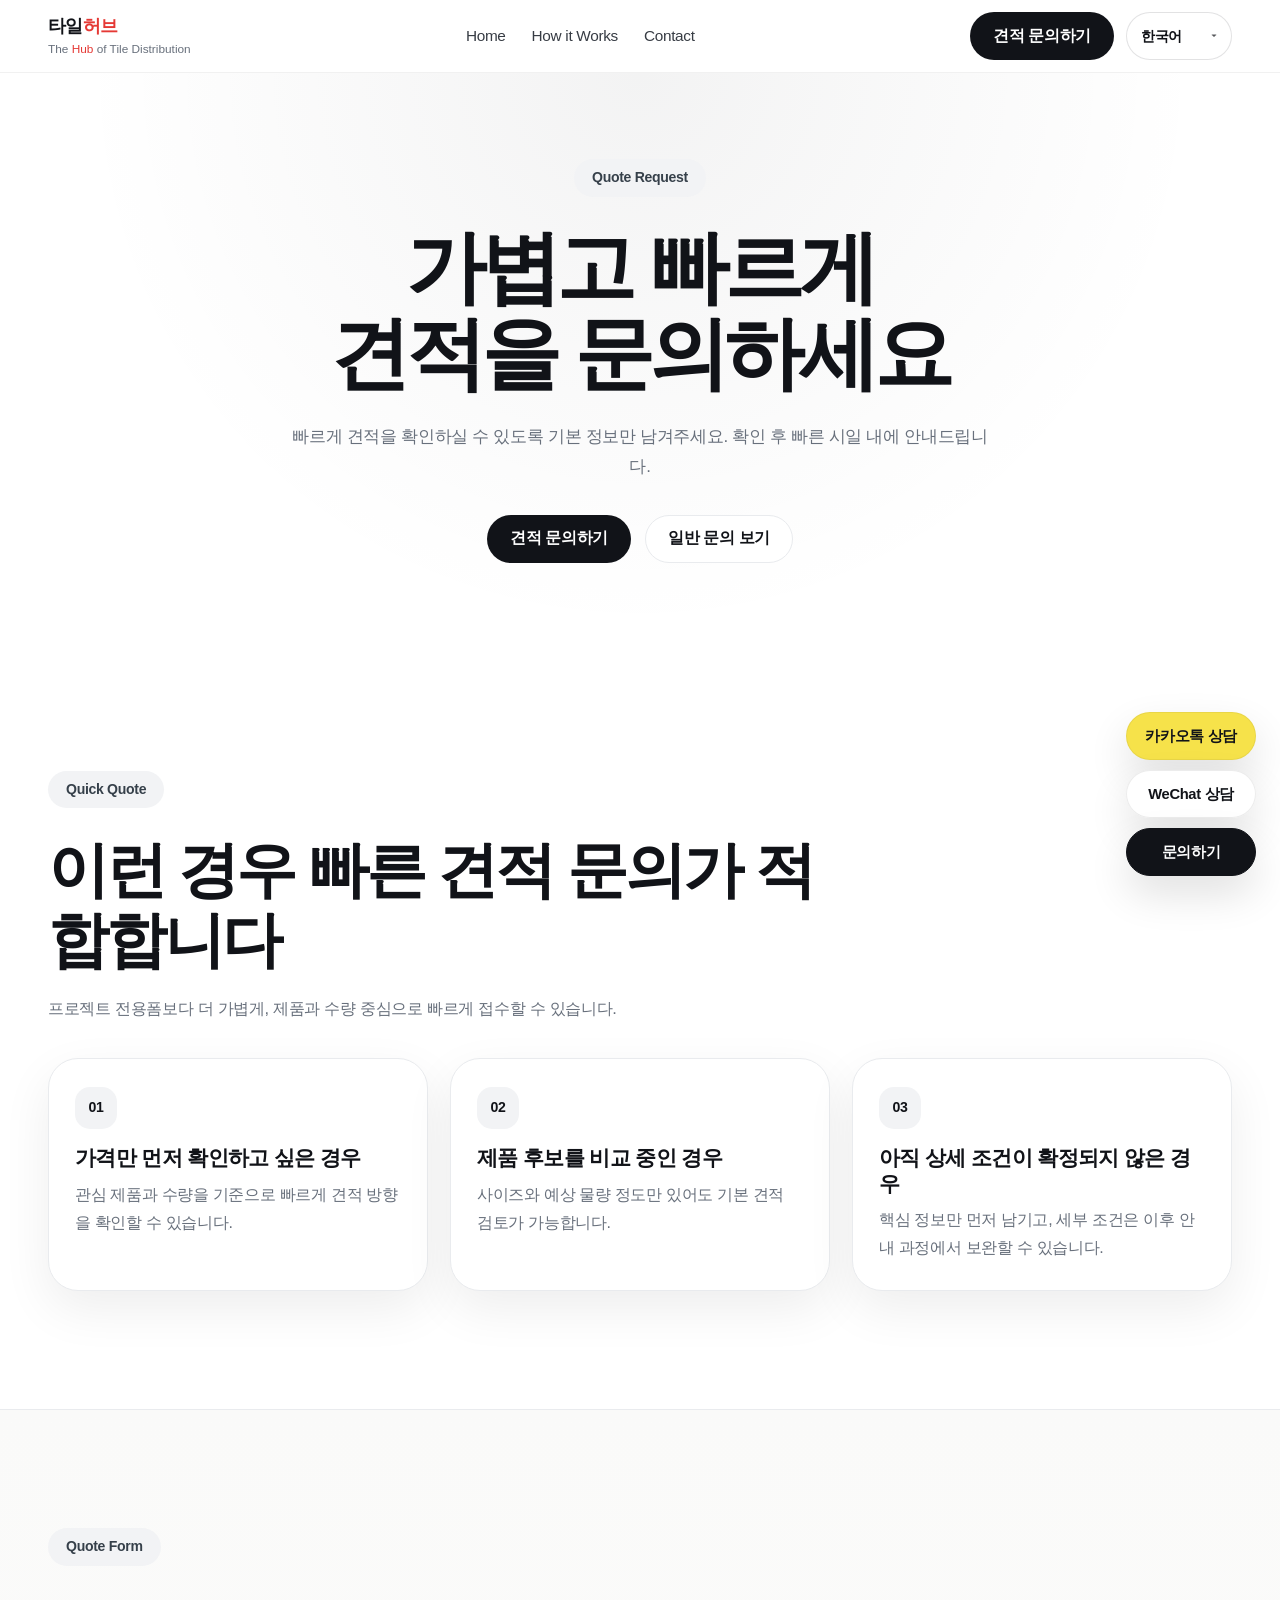
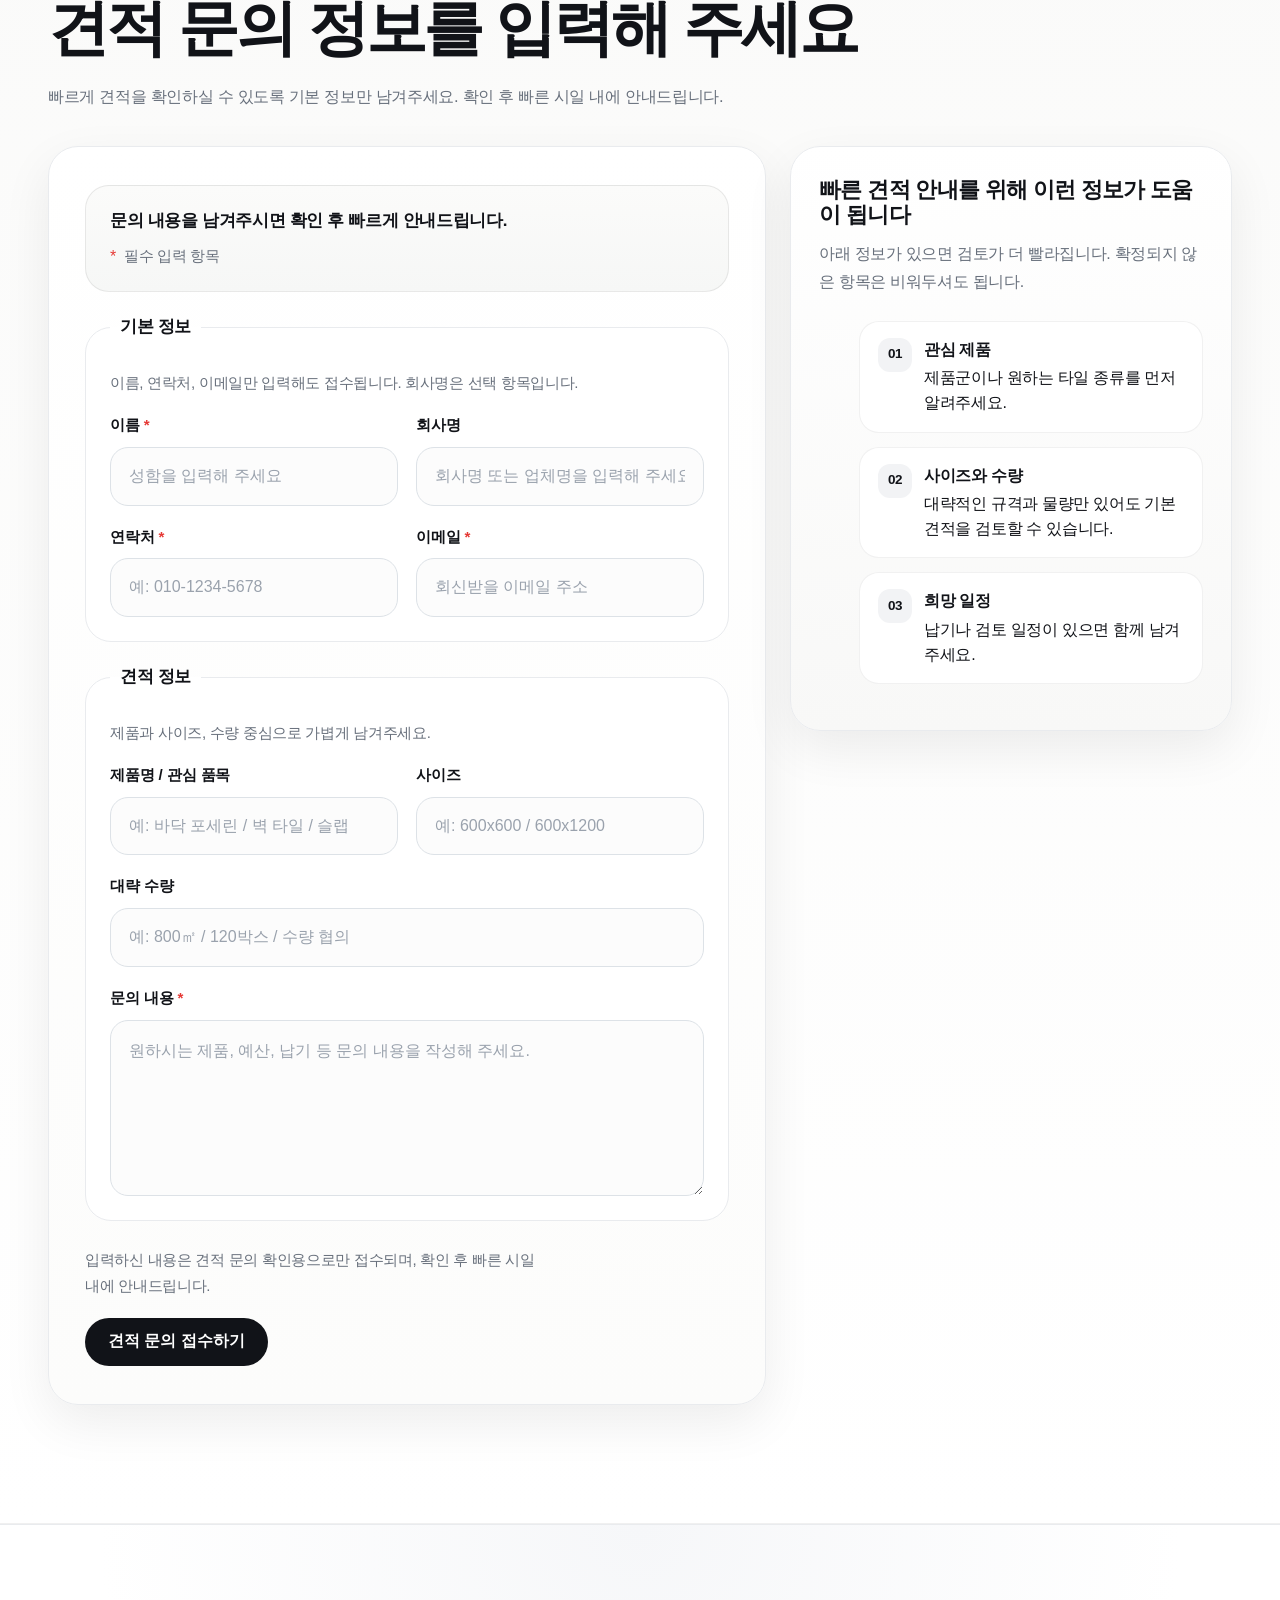
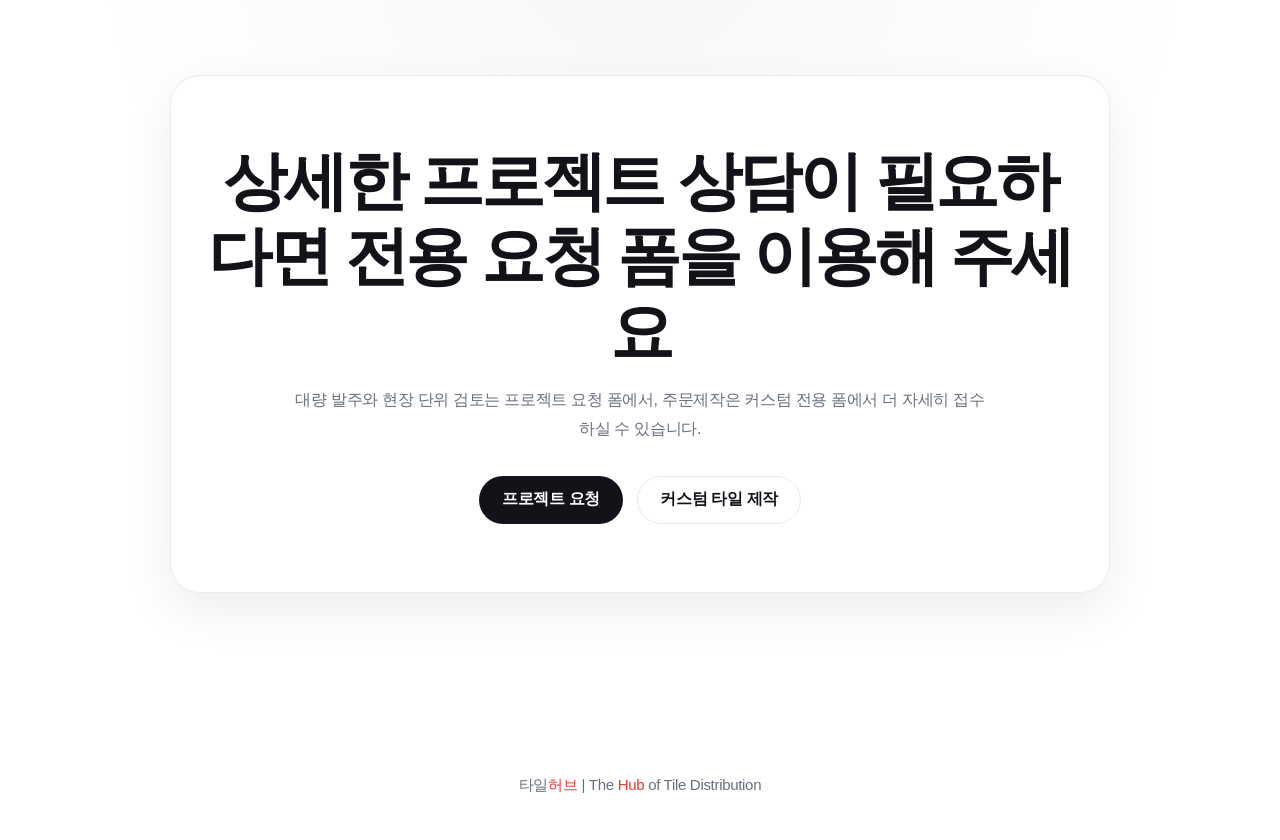
<file: quote-request.html>
<!DOCTYPE html>
<html lang="ko">
<head>
  <meta charset="UTF-8" />
  <meta name="viewport" content="width=device-width, initial-scale=1.0" />
  <title>타일허브 | 견적 문의</title>
  <meta name="description" content="제품, 사이즈, 수량 중심으로 빠르게 견적을 문의할 수 있는 타일허브 견적 문의 페이지입니다." />
  <style>
    :root{
      --bg:#ffffff;
      --soft:#f6f6f4;
      --soft-2:#f2f3f5;
      --line:#e9ebee;
      --text:#111318;
      --muted:#68707c;
      --accent:#111318;
      --max:1240px;
      --shadow:0 18px 50px rgba(0,0,0,.07);
      --shadow-hover:0 28px 70px rgba(0,0,0,.12);
    }
    *{box-sizing:border-box}
    html{scroll-behavior:smooth}
    body{margin:0;font-family:-apple-system,BlinkMacSystemFont,"SF Pro Display","Apple SD Gothic Neo","Noto Sans KR","Segoe UI",sans-serif;background:var(--bg);color:var(--text);line-height:1.55;letter-spacing:-0.02em}
    a{text-decoration:none;color:inherit}
    button,input,textarea{font:inherit}
    .container{max-width:var(--max);margin:0 auto;padding:0 28px}
    .site-header{position:sticky;top:0;z-index:50;backdrop-filter:blur(18px);-webkit-backdrop-filter:blur(18px);background:rgba(255,255,255,.82);border-bottom:1px solid rgba(17,19,24,.06)}
    .nav{min-height:72px;display:flex;align-items:center;justify-content:space-between;gap:20px}
    .brand{font-size:1.1rem;font-weight:700;letter-spacing:-0.03em}
    .brand-hub{color:#E53935}
    .brand small{display:block;color:var(--muted);font-size:.74rem;font-weight:500;letter-spacing:0}
    .nav-links{display:flex;gap:26px;align-items:center;color:#373c44;font-size:.96rem}
    .nav-links a{position:relative}
    .nav-links a::after{content:"";position:absolute;left:0;bottom:-6px;width:0;height:2px;background:#111318;border-radius:999px;transition:width .24s ease}
    .nav-links a:hover::after,.nav-links a.active::after{width:100%}
    .btn{display:inline-flex;align-items:center;justify-content:center;min-height:48px;padding:0 22px;border-radius:999px;border:1px solid transparent;font-weight:700;font-size:.98rem;transition:transform .24s ease, box-shadow .24s ease, background .24s ease, border-color .24s ease;white-space:nowrap;cursor:pointer}
    .btn:hover{transform:translateY(-2px)}
    .btn-dark{background:#111318;color:#fff}
    .btn-dark:hover{box-shadow:var(--shadow)}
    .btn-light{background:#fff;color:#111318;border-color:var(--line)}
    .btn-light:hover{background:var(--soft)}
    section{padding:118px 0}
    .eyebrow{display:inline-flex;padding:8px 18px;border-radius:999px;background:var(--soft-2);color:#36404a;font-size:.88rem;font-weight:700;margin-bottom:28px}
    .hero{padding:86px 0 90px;background:radial-gradient(circle at top, rgba(17,19,24,.05) 0%, rgba(255,255,255,0) 65%)}
    .hero-copy{max-width:860px;margin:0 auto;text-align:center}
    .hero-copy h1{margin:0;font-size:clamp(2.7rem,6.5vw,5rem);line-height:1.08;letter-spacing:-0.06em}
    .hero-copy p{margin:24px auto 0;max-width:700px;font-size:1.06rem;line-height:1.8;color:var(--muted)}
    .hero-actions{display:flex;justify-content:center;gap:14px;flex-wrap:wrap;margin-top:32px}
    .info-grid{display:grid;grid-template-columns:repeat(3,minmax(0,1fr));gap:22px}
    .info-card,.form-card,.guide-card,.cta-box{border-radius:30px;border:1px solid var(--line);background:#fff;box-shadow:var(--shadow)}
    .info-card{padding:28px 26px;transition:transform .26s ease, box-shadow .26s ease}
    .info-card:hover{transform:translateY(-4px);box-shadow:var(--shadow-hover)}
    .info-card span{display:inline-flex;align-items:center;justify-content:center;width:42px;height:42px;border-radius:15px;background:var(--soft-2);font-size:.88rem;font-weight:800;margin-bottom:16px}
    .info-card h3{margin:0 0 10px;font-size:1.32rem;line-height:1.22;letter-spacing:-0.03em}
    .info-card p{margin:0;color:var(--muted);line-height:1.74}
    .form-section{background:linear-gradient(180deg,#fafaf9 0%,#ffffff 100%);border-top:1px solid var(--line);border-bottom:1px solid rgba(17,19,24,.04)}
    .section-head{max-width:820px;margin-bottom:34px}
    .section-head h2{margin:0 0 18px;font-size:clamp(2rem,5vw,3.8rem);line-height:1.15;letter-spacing:-0.05em}
    .section-head p{margin:0;color:var(--muted);font-size:1.03rem;line-height:1.8}
    .form-layout{display:grid;grid-template-columns:minmax(0,1.3fr) minmax(300px,.8fr);gap:24px;align-items:start}
    .form-card{padding:38px 36px;background:linear-gradient(180deg,#ffffff 0%,#fcfcfb 100%)}
    .guide-card{padding:30px 28px;position:sticky;top:96px;background:linear-gradient(180deg,#ffffff 0%,#f8f8f7 100%)}
    .guide-card h3{margin:0 0 12px;font-size:1.35rem;line-height:1.2;letter-spacing:-0.03em}
    .guide-card p{margin:0;color:var(--muted);line-height:1.76}
    .guide-list{display:grid;gap:14px;margin-top:24px}
    .guide-list li{list-style:none;display:grid;grid-template-columns:34px 1fr;gap:12px;align-items:start;padding:16px 18px;border-radius:20px;background:#fff;border:1px solid rgba(17,19,24,.06)}
    .guide-list span:first-child{display:inline-flex;align-items:center;justify-content:center;width:34px;height:34px;border-radius:12px;background:var(--soft-2);font-weight:800;font-size:.84rem}
    .guide-list strong{display:block;margin-bottom:4px;font-size:.98rem}
    form{display:grid;gap:22px}
    .form-intro{display:grid;gap:10px;padding:22px 24px;border:1px solid rgba(17,19,24,.08);border-radius:24px;background:linear-gradient(180deg,#fbfbfa 0%,#f6f7f6 100%)}
    .form-intro strong{font-size:1.06rem;letter-spacing:-0.02em}
    .required-guide{display:inline-flex;align-items:center;gap:8px;color:var(--muted);font-size:.92rem;line-height:1.6}
    .required-mark{margin-left:4px;color:#e53935}
    .required-guide .required-mark{margin-left:0;font-size:1rem}
    fieldset{margin:0;padding:28px 24px 24px;border:1px solid var(--line);border-radius:26px;background:#fff}
    legend{padding:0 10px;font-size:1.04rem;font-weight:800;letter-spacing:-0.02em}
    .section-summary{margin:2px 0 18px;color:var(--muted);font-size:.94rem;line-height:1.72}
    .field-grid{display:grid;grid-template-columns:repeat(2,minmax(0,1fr));gap:20px 18px}
    .field{display:grid;gap:10px;align-content:start}
    .field-full{grid-column:1 / -1}
    label{font-size:.95rem;font-weight:700;letter-spacing:-0.01em;line-height:1.5}
    input,textarea{width:100%;min-height:56px;border:1px solid #dde2e7;border-radius:18px;background:#fcfcfc;color:var(--text);padding:16px 18px;transition:border-color .2s ease, box-shadow .2s ease, background .2s ease}
    input::placeholder,textarea::placeholder{color:#9aa2ad}
    textarea{min-height:176px;resize:vertical;line-height:1.72}
    input:hover,textarea:hover{border-color:#cfd5dc;background:#fff}
    input:focus,textarea:focus{outline:none;border-color:#9aa4af;background:#fff;box-shadow:0 0 0 4px rgba(17,19,24,.06)}
    .field-error{display:none;color:#b42318;font-size:.88rem;line-height:1.6;font-weight:600}
    .has-error .field-error{display:block}
    .has-error input,.has-error textarea{border-color:rgba(229,57,53,.42);background:#fff7f6;box-shadow:none}
    .form-footer{display:flex;align-items:flex-start;justify-content:space-between;gap:18px;flex-wrap:wrap;padding-top:4px}
    .form-note{max-width:460px;color:var(--muted);font-size:.94rem;line-height:1.75}
    .submit-status:empty{display:none}
    .submit-status{margin-top:4px;padding:14px 16px;border-radius:18px;background:#f6f7f8;color:var(--muted);font-size:.92rem;line-height:1.7}
    .submit-status.is-error{color:#b42318}
    .btn:disabled{opacity:.7;cursor:not-allowed;transform:none}
    .cta{padding:150px 0;background:radial-gradient(circle at top, #f6f7f9 0%, #ffffff 52%);border-top:1px solid var(--line)}
    .cta-box{max-width:940px;margin:0 auto;text-align:center;padding:68px 32px}
    .cta-box h2{margin:0 0 16px;font-size:clamp(2rem,5vw,4rem);line-height:1.18;letter-spacing:-0.05em}
    .cta-box p{margin:0 auto;max-width:700px;color:var(--muted);line-height:1.8}

    .hero-consult-links{
      display:flex;
      justify-content:center;
      align-items:center;
      gap:10px;
      flex-wrap:wrap;
      margin-top:18px;
      color:var(--muted);
      font-size:.94rem;
      line-height:1.7;
    }

    .hero-consult-links a{
      color:#111318;
      font-weight:700;
      transition:opacity .24s ease;
    }

    .hero-consult-links a:hover{
      opacity:.68;
    }

    .section-stack{
      display:grid;
      gap:24px;
      margin-top:34px;
    }

    .quick-channel-panel{
      display:grid;
      grid-template-columns:minmax(0,.92fr) minmax(0,1.08fr);
      gap:22px;
      padding:32px 30px;
      border-radius:30px;
      border:1px solid var(--line);
      background:linear-gradient(180deg,#ffffff 0%,#f8f8f7 100%);
      box-shadow:var(--shadow);
    }

    .quick-channel-copy h3{
      margin:10px 0 14px;
      font-size:1.7rem;
      line-height:1.18;
      letter-spacing:-0.04em;
    }

    .quick-channel-copy p{
      margin:0;
      color:var(--muted);
      line-height:1.82;
      max-width:40ch;
    }

    .quick-channel-label{
      display:inline-flex;
      padding:8px 14px;
      border-radius:999px;
      background:var(--soft-2);
      color:#36404a;
      font-size:.82rem;
      font-weight:700;
      letter-spacing:.04em;
    }

    .quick-channel-grid{
      display:grid;
      grid-template-columns:repeat(2,minmax(0,1fr));
      gap:16px;
    }

    .channel-card{
      display:flex;
      flex-direction:column;
      justify-content:space-between;
      gap:16px;
      min-height:100%;
      padding:24px 22px;
      border-radius:24px;
      border:1px solid rgba(17,19,24,.08);
      background:#fff;
      box-shadow:0 14px 36px rgba(0,0,0,.05);
      text-decoration:none;
      color:inherit;
      transition:transform .24s ease, box-shadow .24s ease, border-color .24s ease;
    }

    .channel-card:hover{
      transform:translateY(-3px);
      box-shadow:var(--shadow-hover);
      border-color:rgba(17,19,24,.12);
    }

    .channel-card strong{
      font-size:1.08rem;
      line-height:1.35;
      letter-spacing:-0.02em;
    }

    .channel-card span,
    .channel-card p{
      margin:0;
      color:var(--muted);
      font-size:.94rem;
      line-height:1.72;
    }

    .channel-card em{
      display:inline-flex;
      align-items:center;
      gap:6px;
      font-style:normal;
      font-size:.92rem;
      font-weight:700;
      color:#111318;
    }

    .channel-card.is-form{
      background:linear-gradient(180deg,#111318 0%,#1a1d24 100%);
      color:#fff;
      border-color:rgba(17,19,24,.92);
    }

    .channel-card.is-form span,
    .channel-card.is-form p,
    .channel-card.is-form em{
      color:rgba(255,255,255,.84);
    }

    .channel-note{
      margin-top:18px;
      padding:18px 20px;
      border-radius:22px;
      background:#fff;
      border:1px solid rgba(17,19,24,.06);
      color:var(--muted);
      font-size:.92rem;
      line-height:1.72;
    }

    .channel-note strong{
      color:#111318;
    }

    .email-guide-grid{
      display:grid;
      grid-template-columns:repeat(2,minmax(0,1fr));
      gap:22px;
    }

    .contact-card-actions.is-between{
      justify-content:space-between;
      gap:14px;
      flex-wrap:wrap;
    }

    .contact-helper{
      color:#9097a2;
      font-size:.9rem;
      line-height:1.6;
    }

    .floating-consult{
      position:fixed;
      right:24px;
      bottom:24px;
      z-index:60;
      display:grid;
      gap:10px;
      pointer-events:none;
    }

    .floating-consult a,
    .floating-consult button{
      pointer-events:auto;
    }

    .floating-consult-link{
      display:inline-flex;
      align-items:center;
      justify-content:center;
      min-height:48px;
      padding:0 18px;
      border-radius:999px;
      border:1px solid rgba(17,19,24,.08);
      background:rgba(255,255,255,.94);
      color:#111318;
      font-size:.92rem;
      font-weight:700;
      box-shadow:0 18px 42px rgba(0,0,0,.12);
      backdrop-filter:blur(18px);
      -webkit-backdrop-filter:blur(18px);
      transition:transform .24s ease, box-shadow .24s ease, background .24s ease, color .24s ease;
      white-space:nowrap;
    }

    .floating-consult-link:hover{
      transform:translateY(-2px);
      box-shadow:0 22px 52px rgba(0,0,0,.16);
    }

    .floating-consult-link.is-kakao{
      background:#f6e24a;
      color:#111318;
      border-color:rgba(17,19,24,.06);
    }

    .floating-consult-link.is-form{
      background:#111318;
      color:#fff;
      border-color:#111318;
    }

    footer{padding:30px 0 44px;color:var(--muted);font-size:.94rem}
    .footer-row{display:flex;justify-content:center;gap:18px;text-align:center;flex-wrap:wrap}
    .reveal{opacity:1;transform:none}
    .js-motion .reveal{opacity:0;transform:translateY(22px);transition:opacity .7s ease, transform .7s ease}
    .js-motion .reveal.show{opacity:1;transform:none}
    .reveal-delay-1{transition-delay:.06s}
    .reveal-delay-2{transition-delay:.12s}
    .reveal-delay-3{transition-delay:.18s}
    @media (max-width:1180px){.form-layout,.info-grid{grid-template-columns:1fr}.guide-card{position:static}}
    @media (max-width:760px){

      .hero-consult-links{margin-top:14px;font-size:.88rem}
      .quick-channel-panel,.channel-card{padding:24px 22px;border-radius:24px}
      .quick-channel-panel,.quick-channel-grid,.email-guide-grid{grid-template-columns:1fr}
      .contact-card-actions.is-between{align-items:flex-start}
      .floating-consult{right:16px;bottom:16px;gap:8px}
      .floating-consult-link{min-height:42px;padding:0 14px;font-size:.82rem}
.container{padding:0 20px}.nav-links{display:none}section{padding:92px 0}.hero{padding:40px 0 56px}.hero-actions,.form-footer{flex-direction:column;align-items:stretch}.btn{width:100%}.form-card,.guide-card,.cta-box,.info-card{padding:26px 22px;border-radius:24px}.form-intro{padding:18px 18px;border-radius:20px}fieldset{padding:20px 16px 18px;border-radius:20px}.field-grid{grid-template-columns:1fr}}
  
    .header-tools{
      display:flex;
      align-items:center;
      gap:12px;
      flex-shrink:0;
    }

    .header-tools .btn{
      width:auto;
    }

    .lang-switcher-wrap{
      position:relative;
    }

    .lang-switcher{
      appearance:none;
      -webkit-appearance:none;
      min-width:106px;
      height:48px;
      padding:0 36px 0 14px;
      border-radius:999px;
      border:1px solid rgba(17,19,24,.12);
      background:#fff;
      color:#111318;
      font-size:.9rem;
      font-weight:700;
      letter-spacing:-0.02em;
      cursor:pointer;
      outline:none;
    }

    .lang-switcher-wrap::after{
      content:"▾";
      position:absolute;
      right:15px;
      top:50%;
      transform:translateY(-52%);
      font-size:12px;
      color:#111318;
      pointer-events:none;
      opacity:.7;
    }

    .translate-anchor{
      position:absolute;
      left:-9999px;
      width:1px;
      height:1px;
      overflow:hidden;
    }

    .goog-te-banner-frame.skiptranslate{
      display:none !important;
    }

    body{
      top:0 !important;
    }

    @media (max-width:760px){
      .header-tools{
        margin-left:auto;
      }

      .header-tools .btn{
        width:auto;
      }

      .lang-switcher{
        min-width:98px;
        height:44px;
      }
    }

  </style>
</head>
<body>
  <header class="site-header">
    <div class="container nav">
      <a href="/" class="brand">타일<span class="brand-hub">허브</span><small>The <span class="brand-hub">Hub</span> of Tile Distribution</small></a>
      <nav class="nav-links">
        <a href="/">Home</a>
        <a href="/how-it-works.html">How it Works</a>
        <a href="/contact.html">Contact</a>
      </nav>
      <div class="header-tools">
        <a class="btn btn-dark" href="#quote-form">견적 문의하기</a>
        <div class="lang-switcher-wrap">
          <select class="lang-switcher" data-lang-switcher aria-label="언어 선택">
            <option value="ko">한국어</option>
            <option value="en">English</option>
            <option value="zh-CN">中文</option>
          </select>
        </div>
      </div>
    </div>
  </header>

  <main>
    <section class="hero">
      <div class="container">
        <div class="hero-copy reveal show">
          <span class="eyebrow">Quote Request</span>
          <h1>가볍고 빠르게<br>견적을 문의하세요</h1>
          <p>빠르게 견적을 확인하실 수 있도록 기본 정보만 남겨주세요.
확인 후 빠른 시일 내에 안내드립니다.</p>
          <div class="hero-actions">
            <a class="btn btn-dark" href="#quote-form">견적 문의하기</a>
            <a class="btn btn-light" href="/contact.html">일반 문의 보기</a>
          </div>
        </div>
      </div>
    </section>

    <section>
      <div class="container">
        <div class="section-head reveal">
          <span class="eyebrow">Quick Quote</span>
          <h2>이런 경우 빠른 견적 문의가 적합합니다</h2>
          <p>프로젝트 전용폼보다 더 가볍게, 제품과 수량 중심으로 빠르게 접수할 수 있습니다.</p>
        </div>
        <div class="info-grid">
          <article class="info-card reveal reveal-delay-1"><span>01</span><h3>가격만 먼저 확인하고 싶은 경우</h3><p>관심 제품과 수량을 기준으로 빠르게 견적 방향을 확인할 수 있습니다.</p></article>
          <article class="info-card reveal reveal-delay-2"><span>02</span><h3>제품 후보를 비교 중인 경우</h3><p>사이즈와 예상 물량 정도만 있어도 기본 견적 검토가 가능합니다.</p></article>
          <article class="info-card reveal reveal-delay-3"><span>03</span><h3>아직 상세 조건이 확정되지 않은 경우</h3><p>핵심 정보만 먼저 남기고, 세부 조건은 이후 안내 과정에서 보완할 수 있습니다.</p></article>
        </div>
      </div>
    </section>

    <section class="form-section" id="quote-form">
      <div class="container">
        <div class="section-head reveal">
          <span class="eyebrow">Quote Form</span>
          <h2>견적 문의 정보를 입력해 주세요</h2>
          <p>빠르게 견적을 확인하실 수 있도록 기본 정보만 남겨주세요. 확인 후 빠른 시일 내에 안내드립니다.</p>
        </div>

        <div class="form-layout">
          <div class="form-card reveal reveal-delay-1">
            <form id="quoteRequestForm" action="https://formspree.io/f/mzdjkgop" method="POST" novalidate>
              <input type="hidden" name="_subject" value="TileHub 견적 문의" />
              <input type="hidden" name="subject" value="TileHub 견적 문의" />
              <input type="hidden" name="inquiry_type" value="quote" />
              <input type="hidden" name="_next" value="https://tilehub.kr/thankyou.html?source=quote" />

              <div class="form-intro">
                <strong>문의 내용을 남겨주시면 확인 후 빠르게 안내드립니다.</strong>
                <div class="required-guide"><span class="required-mark">*</span> 필수 입력 항목</div>
              </div>

              <fieldset>
                <legend>기본 정보</legend>
                <p class="section-summary">이름, 연락처, 이메일만 입력해도 접수됩니다. 회사명은 선택 항목입니다.</p>
                <div class="field-grid">
                  <div class="field">
                    <label for="quote-name">이름<span class="required-mark">*</span></label>
                    <input id="quote-name" name="name" type="text" placeholder="성함을 입력해 주세요" autocomplete="name" required />
                    <div class="field-error"></div>
                  </div>
                  <div class="field">
                    <label for="quote-company">회사명</label>
                    <input id="quote-company" name="company" type="text" placeholder="회사명 또는 업체명을 입력해 주세요" autocomplete="organization" />
                    <div class="field-error"></div>
                  </div>
                  <div class="field">
                    <label for="quote-phone">연락처<span class="required-mark">*</span></label>
                    <input id="quote-phone" name="phone" type="tel" placeholder="예: 010-1234-5678" autocomplete="tel" inputmode="tel" required />
                    <div class="field-error"></div>
                  </div>
                  <div class="field">
                    <label for="quote-email">이메일<span class="required-mark">*</span></label>
                    <input id="quote-email" name="email" type="email" placeholder="회신받을 이메일 주소" autocomplete="email" required />
                    <div class="field-error"></div>
                  </div>
                </div>
              </fieldset>

              <fieldset>
                <legend>견적 정보</legend>
                <p class="section-summary">제품과 사이즈, 수량 중심으로 가볍게 남겨주세요.</p>
                <div class="field-grid">
                  <div class="field">
                    <label for="quote-product">제품명 / 관심 품목</label>
                    <input id="quote-product" name="product_interest" type="text" placeholder="예: 바닥 포세린 / 벽 타일 / 슬랩" />
                    <div class="field-error"></div>
                  </div>
                  <div class="field">
                    <label for="quote-size">사이즈</label>
                    <input id="quote-size" name="size" type="text" placeholder="예: 600x600 / 600x1200" />
                    <div class="field-error"></div>
                  </div>
                  <div class="field field-full">
                    <label for="quote-quantity">대략 수량</label>
                    <input id="quote-quantity" name="quantity" type="text" placeholder="예: 800㎡ / 120박스 / 수량 협의" />
                    <div class="field-error"></div>
                  </div>
                  <div class="field field-full">
                    <label for="quote-message">문의 내용<span class="required-mark">*</span></label>
                    <textarea id="quote-message" name="message" placeholder="원하시는 제품, 예산, 납기 등 문의 내용을 작성해 주세요." required></textarea>
                    <div class="field-error"></div>
                  </div>
                </div>
              </fieldset>

              <div class="form-footer">
                <div class="form-note">입력하신 내용은 견적 문의 확인용으로만 접수되며, 확인 후 빠른 시일 내에 안내드립니다.</div>
                <button class="btn btn-dark" id="quoteRequestSubmit" type="submit">견적 문의 접수하기</button>
              </div>
              <div class="submit-status" id="quoteRequestStatus" aria-live="polite"></div>
            </form>
          </div>

          <aside class="guide-card reveal reveal-delay-2">
            <h3>빠른 견적 안내를 위해 이런 정보가 도움이 됩니다</h3>
            <p>아래 정보가 있으면 검토가 더 빨라집니다. 확정되지 않은 항목은 비워두셔도 됩니다.</p>
            <ul class="guide-list">
              <li><span>01</span><div><strong>관심 제품</strong><div>제품군이나 원하는 타일 종류를 먼저 알려주세요.</div></div></li>
              <li><span>02</span><div><strong>사이즈와 수량</strong><div>대략적인 규격과 물량만 있어도 기본 견적을 검토할 수 있습니다.</div></div></li>
              <li><span>03</span><div><strong>희망 일정</strong><div>납기나 검토 일정이 있으면 함께 남겨주세요.</div></div></li>
            </ul>
          </aside>
        </div>
      </div>
    </section>

    <section class="cta">
      <div class="container">
        <div class="cta-box reveal">
          <h2>상세한 프로젝트 상담이 필요하다면
전용 요청 폼을 이용해 주세요</h2>
          <p>대량 발주와 현장 단위 검토는 프로젝트 요청 폼에서, 주문제작은 커스텀 전용 폼에서 더 자세히 접수하실 수 있습니다.</p>
          <div class="hero-actions">
            <a class="btn btn-dark" href="/project-request.html">프로젝트 요청</a>
            <a class="btn btn-light" href="/custom-tile.html">커스텀 타일 제작</a>
          </div>
        </div>
      </div>
    </section>
  </main>

  <div class="floating-consult" aria-label="빠른 상담">
    <a class="floating-consult-link is-kakao" href="/contact.html#quick-channels" target="_blank" rel="noreferrer">카카오톡 상담</a>
    <a class="floating-consult-link" href="/wechat.html" target="_blank" rel="noreferrer">WeChat 상담</a>
    <a class="floating-consult-link is-form" href="#quote-form">문의하기</a>
  </div>

  <footer>
    <div class="container footer-row">
      <div>타일<span class="brand-hub">허브</span> | The <span class="brand-hub">Hub</span> of Tile Distribution</div>
    </div>
  </footer>

  <script>
    document.body.classList.add("js-motion");
    const revealItems = document.querySelectorAll(".reveal");
    const quoteRequestForm = document.getElementById("quoteRequestForm");
    const quoteRequestStatus = document.getElementById("quoteRequestStatus");
    const quoteRequestSubmit = document.getElementById("quoteRequestSubmit");
    const quotePhoneInput = document.getElementById("quote-phone");

    function handleReveal() {
      const trigger = window.innerHeight * 0.94;
      revealItems.forEach((item) => {
        if (item.getBoundingClientRect().top < trigger) {
          item.classList.add("show");
        }
      });
    }

    function isValidEmail(value) {
      return /^[^\s@]+@[^\s@]+\.[^\s@]+$/.test(value);
    }

    function isValidPhone(value) {
      return value.replace(/\D/g, "").length >= 8;
    }

    function setQuoteStatus(message, type) {
      quoteRequestStatus.textContent = message;
      quoteRequestStatus.className = "submit-status" + (type ? ` is-${type}` : "");
    }

    function setFieldError(field, message) {
      const error = field.querySelector(".field-error");
      field.classList.add("has-error");
      if (error) error.textContent = message;
    }

    function clearFieldError(field) {
      field.classList.remove("has-error");
      const error = field.querySelector(".field-error");
      if (error) error.textContent = "";
    }

    function getField(inputId) {
      return quoteRequestForm.querySelector(`#${inputId}`).closest(".field");
    }

    function formatPhoneNumber(value) {
      const digits = value.replace(/\D/g, "").slice(0, 11);
      if (digits.length < 4) return digits;
      if (digits.length < 8) return `${digits.slice(0, 3)}-${digits.slice(3)}`;
      if (digits.length < 11) return `${digits.slice(0, 3)}-${digits.slice(3, 6)}-${digits.slice(6)}`;
      return `${digits.slice(0, 3)}-${digits.slice(3, 7)}-${digits.slice(7)}`;
    }

    function validateQuoteForm() {
      const checks = [
        { id: "quote-name", message: "이름을 입력해 주세요." },
        { id: "quote-phone", message: "연락처를 입력해 주세요." },
        { id: "quote-email", message: "이메일 주소를 입력해 주세요." },
        { id: "quote-message", message: "문의 내용을 입력해 주세요." },
      ];
      let firstInvalid = null;
      checks.forEach(({ id, message }) => {
        const input = quoteRequestForm.querySelector(`#${id}`);
        const field = input.closest(".field");
        if (!input.value.trim()) {
          setFieldError(field, message);
          firstInvalid = firstInvalid || input;
        } else {
          clearFieldError(field);
        }
      });

      const emailValue = quoteRequestForm.elements.email.value.trim();
      if (emailValue && !isValidEmail(emailValue)) {
        setFieldError(getField("quote-email"), "이메일 주소 형식이 올바르지 않습니다.");
        firstInvalid = firstInvalid || quoteRequestForm.elements.email;
      }

      const phoneValue = quoteRequestForm.elements.phone.value.trim();
      if (phoneValue && !isValidPhone(phoneValue)) {
        setFieldError(getField("quote-phone"), "연락처는 숫자 기준 8자리 이상 입력해 주세요.");
        firstInvalid = firstInvalid || quoteRequestForm.elements.phone;
      }

      if (firstInvalid) {
        const firstMessage = firstInvalid.closest(".field").querySelector(".field-error").textContent;
        setQuoteStatus(firstMessage, "error");
        firstInvalid.focus();
        return false;
      }
      return true;
    }

    quoteRequestForm.addEventListener("submit", (event) => {
      setQuoteStatus("", "");
      if (!validateQuoteForm()) {
        event.preventDefault();
        return;
      }
      quoteRequestSubmit.disabled = true;
      quoteRequestSubmit.textContent = "전송 중...";
    });

    quoteRequestForm.querySelectorAll("input, textarea").forEach((element) => {
      const field = element.closest(".field");
      if (!field) return;
      element.addEventListener("input", () => {
        clearFieldError(field);
        if (quoteRequestStatus.classList.contains("is-error")) setQuoteStatus("", "");
      });
    });

    quotePhoneInput.addEventListener("input", () => {
      quotePhoneInput.value = formatPhoneNumber(quotePhoneInput.value);
    });

    window.addEventListener("scroll", handleReveal, { passive: true });
    window.addEventListener("load", handleReveal);
    handleReveal();
  </script>

<div id="google_translate_element" class="translate-anchor" aria-hidden="true"></div>
<script>
  (function () {
    const STORAGE_KEY = "tilehub_lang";
    const COOKIE_NAME = "googtrans";

    function setCookie(value) {
      document.cookie = COOKIE_NAME + "=" + value + ";path=/";
      const host = window.location.hostname;
      if (host && host.includes(".")) {
        const parts = host.split(".");
        const baseDomain = "." + parts.slice(-2).join(".");
        document.cookie = COOKIE_NAME + "=" + value + ";path=/;domain=" + baseDomain;
      }
    }

    function applyStoredLanguage() {
      let saved = "ko";
      try {
        saved = window.localStorage.getItem(STORAGE_KEY) || "ko";
      } catch (error) {}

      if (saved === "en" || saved === "zh-CN") {
        setCookie("/ko/" + saved);
      } else {
        setCookie("/ko/ko");
      }

      return saved;
    }

    function bindSwitchers(saved) {
      const switchers = document.querySelectorAll("[data-lang-switcher]");
      switchers.forEach((switcher) => {
        switcher.value = saved;
        switcher.addEventListener("change", () => {
          const lang = switcher.value;
          try {
            window.localStorage.setItem(STORAGE_KEY, lang);
          } catch (error) {}

          if (lang === "en" || lang === "zh-CN") {
            setCookie("/ko/" + lang);
          } else {
            setCookie("/ko/ko");
          }

          window.location.reload();
        });
      });
    }

    const savedLanguage = applyStoredLanguage();

    window.googleTranslateElementInit = function () {
      if (window.google && window.google.translate) {
        new window.google.translate.TranslateElement({
          pageLanguage: "ko",
          autoDisplay: false,
          includedLanguages: "ko,en,zh-CN",
          layout: window.google.translate.TranslateElement.InlineLayout.SIMPLE
        }, "google_translate_element");
      }

      bindSwitchers(savedLanguage);
    };
  })();
</script>
<script src="//translate.google.com/translate_a/element.js?cb=googleTranslateElementInit"></script>

</body>
</html>
</file>
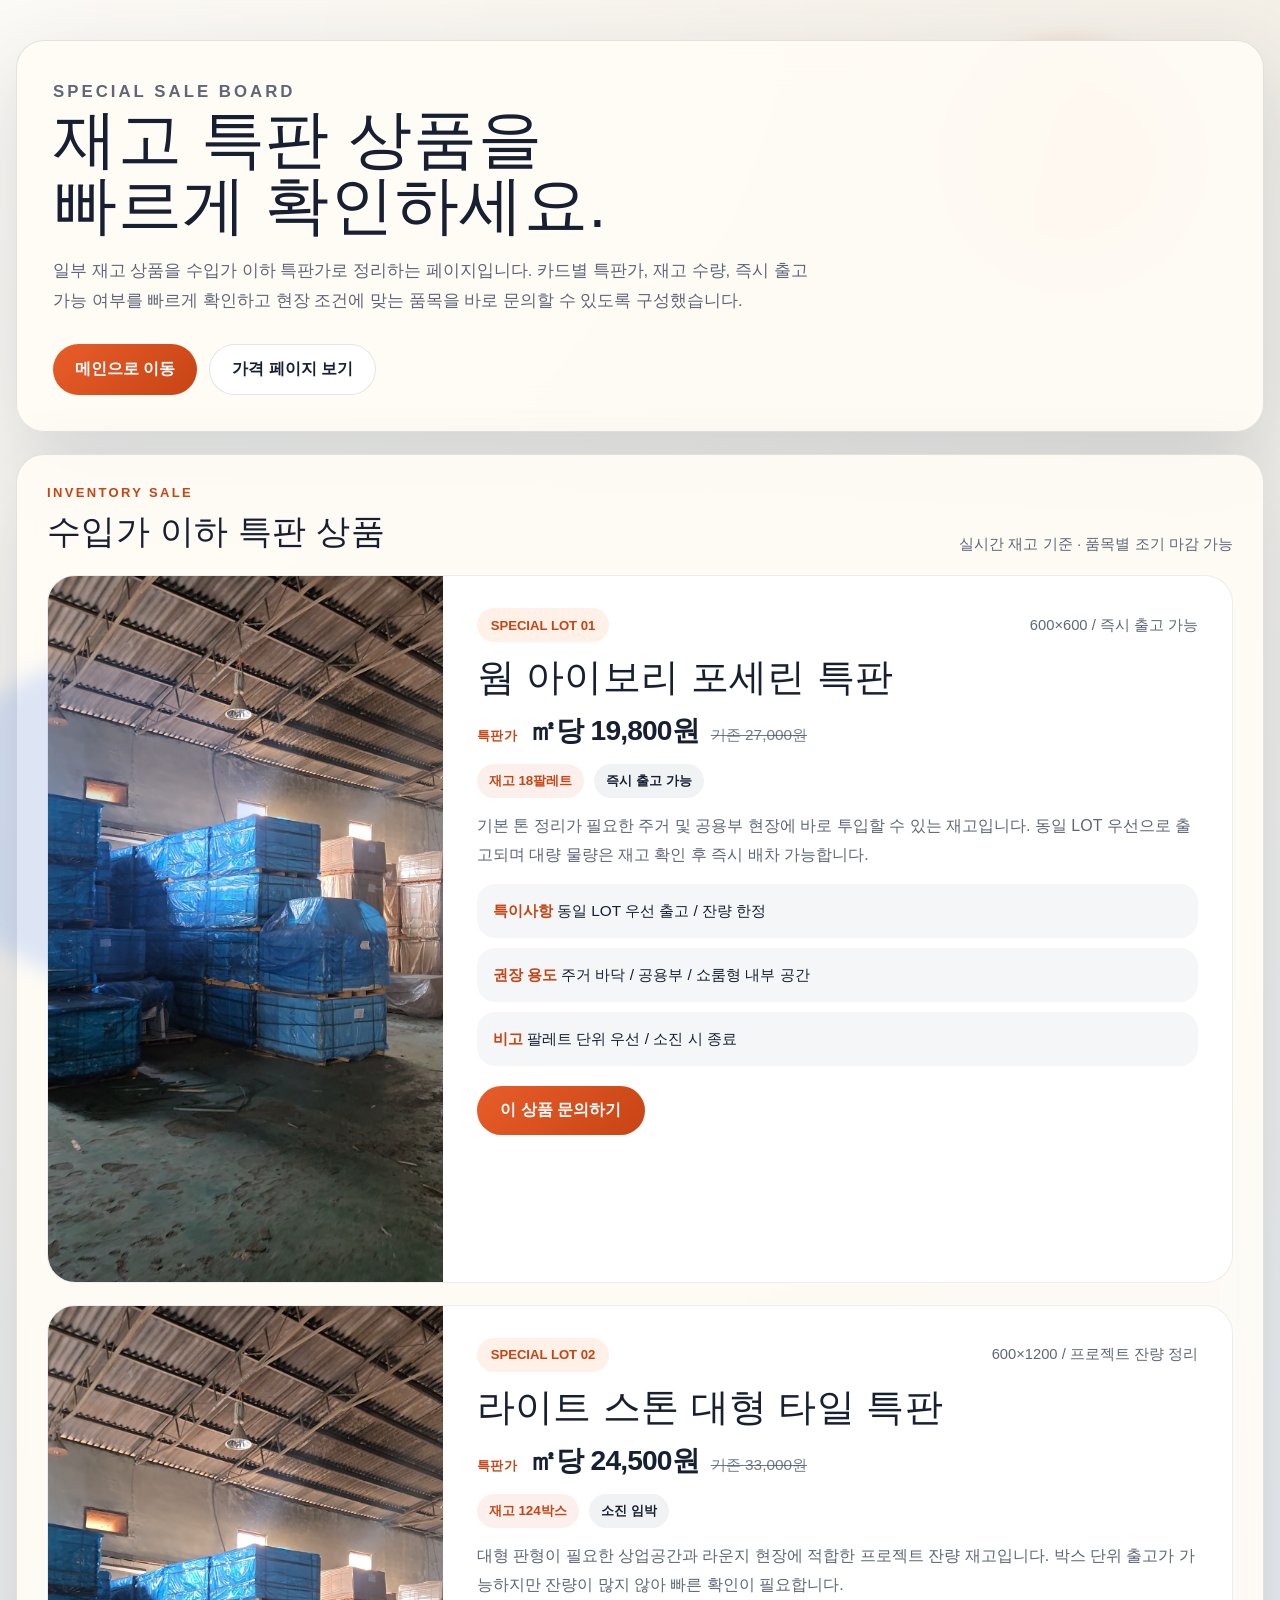
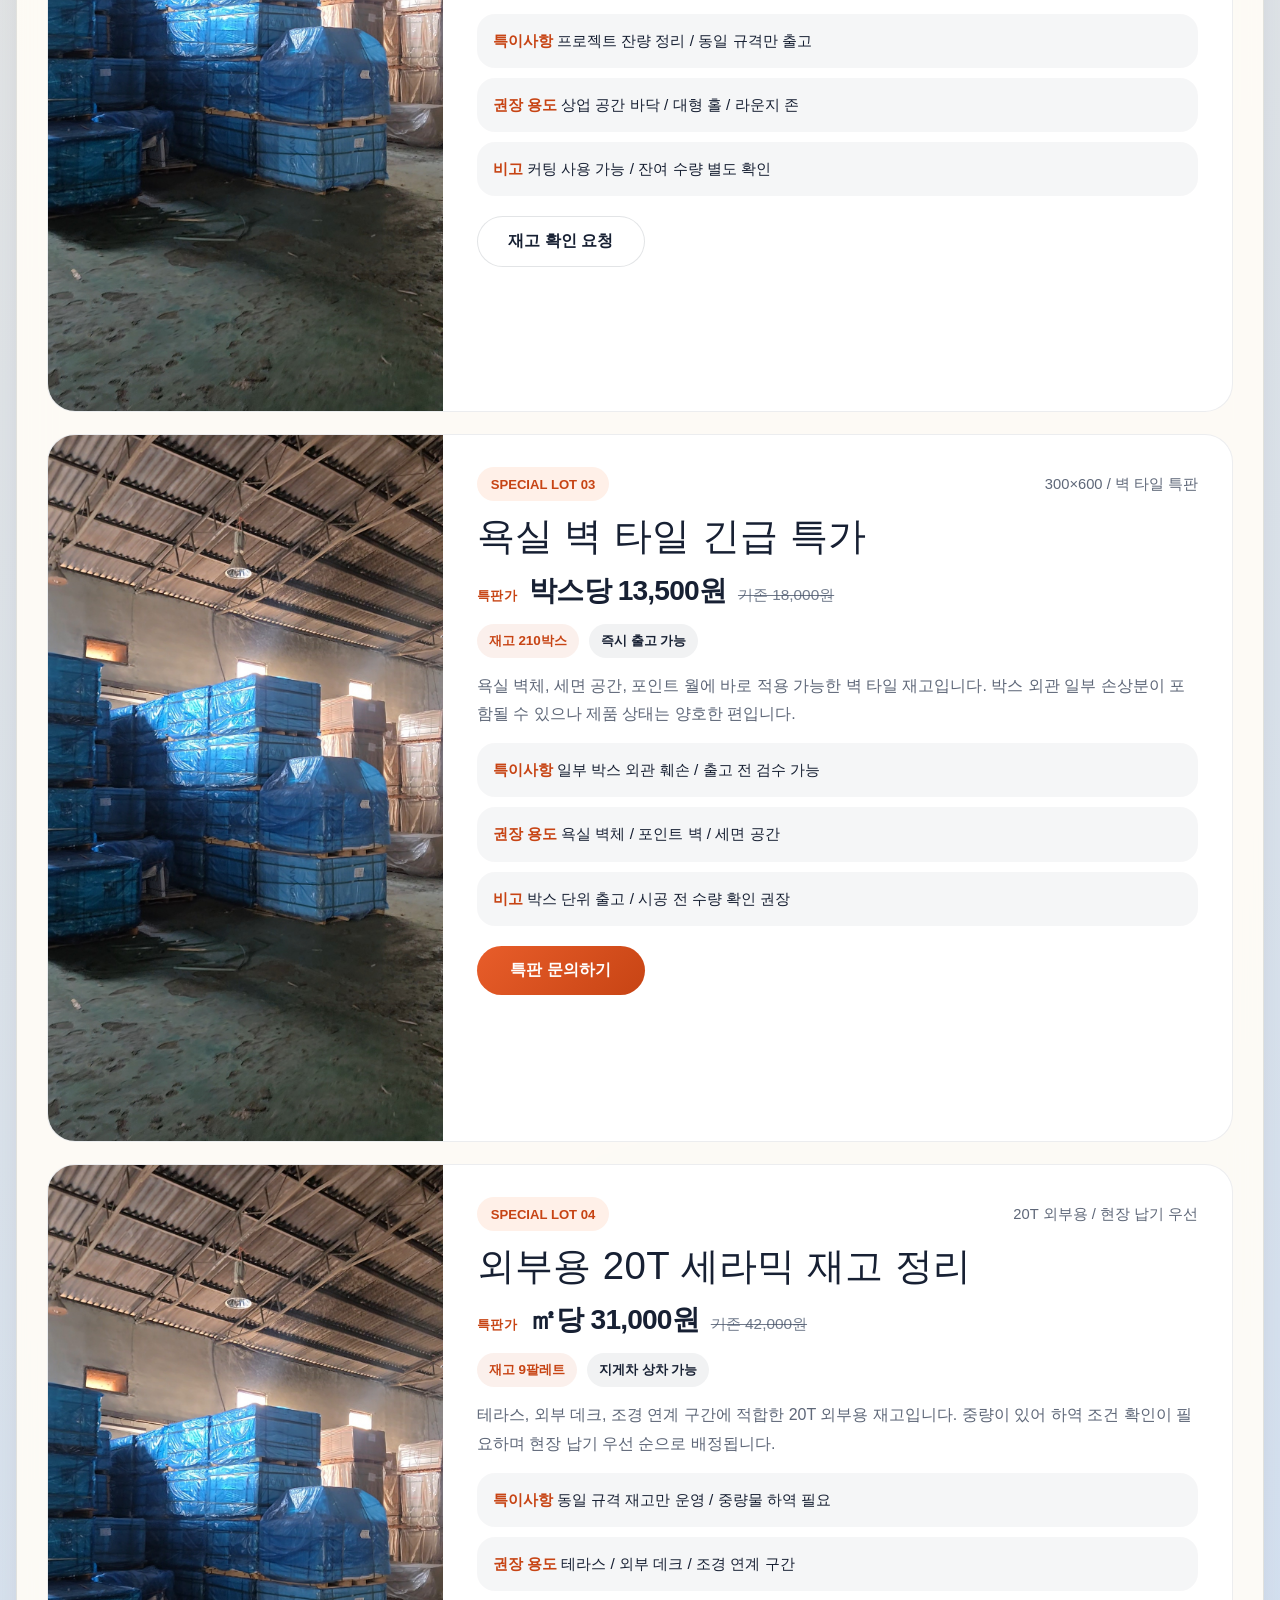
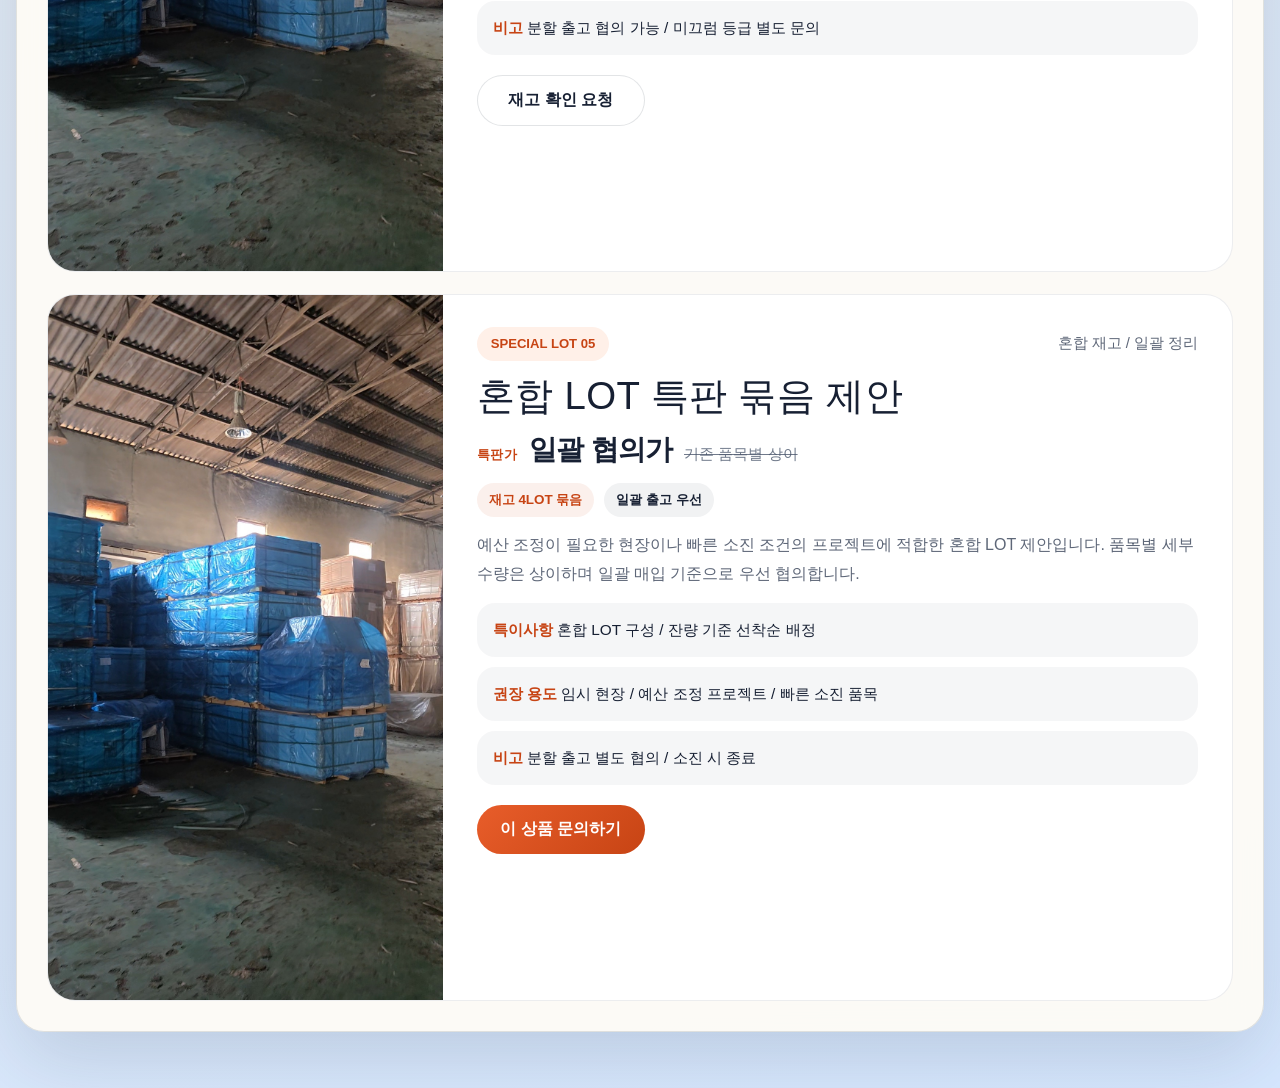
<file: special-sale.html>
<!DOCTYPE html>
<html lang="ko">
<head>
  <meta charset="UTF-8" />
  <meta name="viewport" content="width=device-width, initial-scale=1.0" />
  <title>타일허브 | 재고 특판</title>
  <meta name="description" content="타일허브 재고 특판 페이지에서 수입가 이하 특판 상품과 특이사항을 한 번에 확인하세요." />
  <link rel="stylesheet" href="style.css" />
  <style>
    .sale-shell {
      width: min(1280px, calc(100% - 32px));
    }

    .sale-hero {
      padding: 36px;
    }

    .sale-hero h1 {
      margin: 0 0 18px;
      font-size: clamp(2.4rem, 5vw, 4.8rem);
      line-height: 1.02;
    }

    .sale-hero p {
      margin: 0;
      max-width: 760px;
      font-size: 1.05rem;
      line-height: 1.8;
      color: var(--muted);
    }

    .sale-actions {
      display: flex;
      gap: 12px;
      flex-wrap: wrap;
      margin-top: 28px;
    }

    .sale-board {
      margin-top: 22px;
      padding: 30px;
    }

    .sale-list {
      display: grid;
      gap: 22px;
    }

    .sale-card {
      display: grid;
      grid-template-columns: minmax(240px, 1fr) minmax(0, 2fr);
      min-height: 360px;
      overflow: hidden;
      border-radius: 28px;
      background: var(--panel-strong);
      border: 1px solid rgba(23, 32, 51, 0.08);
      transition: transform 0.24s ease, box-shadow 0.24s ease, border-color 0.24s ease;
    }

    .sale-card:hover {
      transform: translateY(-4px);
      box-shadow: 0 22px 48px rgba(17, 24, 39, 0.08);
      border-color: rgba(199, 68, 20, 0.16);
    }

    .sale-card-image {
      height: 100%;
    }

    .sale-card-image img {
      width: 100%;
      height: 100%;
      object-fit: cover;
    }

    .sale-card-body {
      padding: 32px 34px;
      display: flex;
      flex-direction: column;
      justify-content: flex-start;
      gap: 14px;
    }

    .sale-card-top {
      display: flex;
      justify-content: space-between;
      gap: 16px;
      align-items: center;
      flex-wrap: wrap;
    }

    .sale-card-badge {
      display: inline-flex;
      align-items: center;
      justify-content: center;
      min-height: 34px;
      padding: 0 14px;
      border-radius: 999px;
      background: #fff0e8;
      color: #c74414;
      font-size: 0.82rem;
      font-weight: 700;
    }

    .sale-card h2 {
      margin: 0;
      font-size: clamp(1.7rem, 3vw, 2.4rem);
      line-height: 1.1;
    }

    .sale-price-row {
      display: flex;
      align-items: baseline;
      gap: 12px;
      flex-wrap: wrap;
    }

    .sale-price-label {
      color: #c74414;
      font-size: 0.84rem;
      font-weight: 700;
      letter-spacing: 0.04em;
    }

    .sale-price-value {
      color: var(--text);
      font-size: clamp(1.3rem, 2.2vw, 1.8rem);
      font-weight: 800;
      letter-spacing: -0.03em;
    }

    .sale-price-origin {
      color: rgba(72, 84, 106, 0.78);
      font-size: 0.96rem;
      text-decoration: line-through;
    }

    .sale-meta-row {
      display: flex;
      gap: 10px;
      flex-wrap: wrap;
    }

    .sale-stock-chip,
    .sale-delivery-chip {
      display: inline-flex;
      align-items: center;
      justify-content: center;
      min-height: 34px;
      padding: 0 12px;
      border-radius: 999px;
      font-size: 0.84rem;
      font-weight: 700;
    }

    .sale-stock-chip {
      background: rgba(199, 68, 20, 0.08);
      color: #c74414;
    }

    .sale-delivery-chip {
      background: rgba(23, 32, 51, 0.06);
      color: var(--text);
    }

    .sale-card-copy {
      margin: 0;
      color: var(--muted);
      font-size: 1rem;
      line-height: 1.8;
    }

    .sale-notes {
      display: grid;
      gap: 10px;
      margin: 0;
      padding: 0;
      list-style: none;
    }

    .sale-notes li {
      padding: 14px 16px;
      border-radius: 18px;
      background: rgba(23, 32, 51, 0.04);
      color: var(--text);
      font-size: 0.96rem;
      line-height: 1.7;
    }

    .sale-notes strong {
      color: #c74414;
    }

    .sale-card-footer {
      display: flex;
      justify-content: flex-start;
      margin-top: 6px;
    }

    .sale-card-footer .action-link {
      min-width: 168px;
      justify-content: center;
    }

    @media (max-width: 900px) {
      .sale-card {
        grid-template-columns: 1fr;
        min-height: auto;
      }

      .sale-card-image {
        min-height: 260px;
      }

      .sale-card-body {
        padding: 24px;
      }

      .sale-price-row {
        flex-direction: column;
        align-items: flex-start;
        gap: 6px;
      }

      .sale-card-footer .action-link {
        width: 100%;
      }
    }
  
    .header-tools{
      display:flex;
      align-items:center;
      gap:12px;
      flex-shrink:0;
    }

    .header-tools .btn{
      width:auto;
    }

    .lang-switcher-wrap{
      position:relative;
    }

    .lang-switcher{
      appearance:none;
      -webkit-appearance:none;
      min-width:106px;
      height:48px;
      padding:0 36px 0 14px;
      border-radius:999px;
      border:1px solid rgba(17,19,24,.12);
      background:#fff;
      color:#111318;
      font-size:.9rem;
      font-weight:700;
      letter-spacing:-0.02em;
      cursor:pointer;
      outline:none;
    }

    .lang-switcher-wrap::after{
      content:"▾";
      position:absolute;
      right:15px;
      top:50%;
      transform:translateY(-52%);
      font-size:12px;
      color:#111318;
      pointer-events:none;
      opacity:.7;
    }

    .translate-anchor{
      position:absolute;
      left:-9999px;
      width:1px;
      height:1px;
      overflow:hidden;
    }

    .goog-te-banner-frame.skiptranslate{
      display:none !important;
    }

    body{
      top:0 !important;
    }

    @media (max-width:760px){
      .header-tools{
        margin-left:auto;
      }

      .header-tools .btn{
        width:auto;
      }

      .lang-switcher{
        min-width:98px;
        height:44px;
      }
    }

  </style>
</head>
<body>
  <main class="app-shell sale-shell">
    <section class="hero-card sale-hero">
      <p class="eyebrow">Special Sale Board</p>
      <h1>재고 특판 상품을<br />빠르게 확인하세요.</h1>
      <p>
        일부 재고 상품을 수입가 이하 특판가로 정리하는 페이지입니다.
        카드별 특판가, 재고 수량, 즉시 출고 가능 여부를 빠르게 확인하고
        현장 조건에 맞는 품목을 바로 문의할 수 있도록 구성했습니다.
      </p>
      <div class="sale-actions">
        <a class="action-link primary-button" href="index.html">메인으로 이동</a>
        <a class="action-link secondary-button" href="price.html">가격 페이지 보기</a>
      </div>
    </section>

    <section class="board-card sale-board">
      <div class="board-header">
        <div>
          <p class="section-label">Inventory Sale</p>
          <h2>수입가 이하 특판 상품</h2>
        </div>
        <p class="timestamp">실시간 재고 기준 · 품목별 조기 마감 가능</p>
      </div>

      <div class="sale-list">
        <article class="sale-card">
          <div class="sale-card-image">
            <img src="./images/tile-01.jpg?v=1" alt="웜 아이보리 포세린 특판 이미지" />
          </div>
          <div class="sale-card-body">
            <div class="sale-card-top">
              <span class="sale-card-badge">SPECIAL LOT 01</span>
              <span class="set-summary">600×600 / 즉시 출고 가능</span>
            </div>
            <h2>웜 아이보리 포세린 특판</h2>
            <div class="sale-price-row">
              <span class="sale-price-label">특판가</span>
              <span class="sale-price-value">㎡당 19,800원</span>
              <span class="sale-price-origin">기존 27,000원</span>
            </div>
            <div class="sale-meta-row">
              <span class="sale-stock-chip">재고 18팔레트</span>
              <span class="sale-delivery-chip">즉시 출고 가능</span>
            </div>
            <p class="sale-card-copy">
              기본 톤 정리가 필요한 주거 및 공용부 현장에 바로 투입할 수 있는 재고입니다.
              동일 LOT 우선으로 출고되며 대량 물량은 재고 확인 후 즉시 배차 가능합니다.
            </p>
            <ul class="sale-notes">
              <li><strong>특이사항</strong> 동일 LOT 우선 출고 / 잔량 한정</li>
              <li><strong>권장 용도</strong> 주거 바닥 / 공용부 / 쇼룸형 내부 공간</li>
              <li><strong>비고</strong> 팔레트 단위 우선 / 소진 시 종료</li>
            </ul>
            <div class="sale-card-footer">
              <a class="action-link primary-button" href="contact.html">이 상품 문의하기</a>
            </div>
          </div>
        </article>

        <article class="sale-card">
          <div class="sale-card-image">
            <img src="./images/tile-01.jpg?v=1" alt="라이트 스톤 대형 타일 특판 이미지" />
          </div>
          <div class="sale-card-body">
            <div class="sale-card-top">
              <span class="sale-card-badge">SPECIAL LOT 02</span>
              <span class="set-summary">600×1200 / 프로젝트 잔량 정리</span>
            </div>
            <h2>라이트 스톤 대형 타일 특판</h2>
            <div class="sale-price-row">
              <span class="sale-price-label">특판가</span>
              <span class="sale-price-value">㎡당 24,500원</span>
              <span class="sale-price-origin">기존 33,000원</span>
            </div>
            <div class="sale-meta-row">
              <span class="sale-stock-chip">재고 124박스</span>
              <span class="sale-delivery-chip">소진 임박</span>
            </div>
            <p class="sale-card-copy">
              대형 판형이 필요한 상업공간과 라운지 현장에 적합한 프로젝트 잔량 재고입니다.
              박스 단위 출고가 가능하지만 잔량이 많지 않아 빠른 확인이 필요합니다.
            </p>
            <ul class="sale-notes">
              <li><strong>특이사항</strong> 프로젝트 잔량 정리 / 동일 규격만 출고</li>
              <li><strong>권장 용도</strong> 상업 공간 바닥 / 대형 홀 / 라운지 존</li>
              <li><strong>비고</strong> 커팅 사용 가능 / 잔여 수량 별도 확인</li>
            </ul>
            <div class="sale-card-footer">
              <a class="action-link secondary-button" href="project-request.html">재고 확인 요청</a>
            </div>
          </div>
        </article>

        <article class="sale-card">
          <div class="sale-card-image">
            <img src="./images/tile-01.jpg?v=1" alt="욕실 벽 타일 긴급 특가 이미지" />
          </div>
          <div class="sale-card-body">
            <div class="sale-card-top">
              <span class="sale-card-badge">SPECIAL LOT 03</span>
              <span class="set-summary">300×600 / 벽 타일 특판</span>
            </div>
            <h2>욕실 벽 타일 긴급 특가</h2>
            <div class="sale-price-row">
              <span class="sale-price-label">특판가</span>
              <span class="sale-price-value">박스당 13,500원</span>
              <span class="sale-price-origin">기존 18,000원</span>
            </div>
            <div class="sale-meta-row">
              <span class="sale-stock-chip">재고 210박스</span>
              <span class="sale-delivery-chip">즉시 출고 가능</span>
            </div>
            <p class="sale-card-copy">
              욕실 벽체, 세면 공간, 포인트 월에 바로 적용 가능한 벽 타일 재고입니다.
              박스 외관 일부 손상분이 포함될 수 있으나 제품 상태는 양호한 편입니다.
            </p>
            <ul class="sale-notes">
              <li><strong>특이사항</strong> 일부 박스 외관 훼손 / 출고 전 검수 가능</li>
              <li><strong>권장 용도</strong> 욕실 벽체 / 포인트 벽 / 세면 공간</li>
              <li><strong>비고</strong> 박스 단위 출고 / 시공 전 수량 확인 권장</li>
            </ul>
            <div class="sale-card-footer">
              <a class="action-link primary-button" href="contact.html">특판 문의하기</a>
            </div>
          </div>
        </article>

        <article class="sale-card">
          <div class="sale-card-image">
            <img src="./images/tile-01.jpg?v=1" alt="외부용 20T 세라믹 재고 정리 이미지" />
          </div>
          <div class="sale-card-body">
            <div class="sale-card-top">
              <span class="sale-card-badge">SPECIAL LOT 04</span>
              <span class="set-summary">20T 외부용 / 현장 납기 우선</span>
            </div>
            <h2>외부용 20T 세라믹 재고 정리</h2>
            <div class="sale-price-row">
              <span class="sale-price-label">특판가</span>
              <span class="sale-price-value">㎡당 31,000원</span>
              <span class="sale-price-origin">기존 42,000원</span>
            </div>
            <div class="sale-meta-row">
              <span class="sale-stock-chip">재고 9팔레트</span>
              <span class="sale-delivery-chip">지게차 상차 가능</span>
            </div>
            <p class="sale-card-copy">
              테라스, 외부 데크, 조경 연계 구간에 적합한 20T 외부용 재고입니다.
              중량이 있어 하역 조건 확인이 필요하며 현장 납기 우선 순으로 배정됩니다.
            </p>
            <ul class="sale-notes">
              <li><strong>특이사항</strong> 동일 규격 재고만 운영 / 중량물 하역 필요</li>
              <li><strong>권장 용도</strong> 테라스 / 외부 데크 / 조경 연계 구간</li>
              <li><strong>비고</strong> 분할 출고 협의 가능 / 미끄럼 등급 별도 문의</li>
            </ul>
            <div class="sale-card-footer">
              <a class="action-link secondary-button" href="project-request.html">재고 확인 요청</a>
            </div>
          </div>
        </article>

        <article class="sale-card">
          <div class="sale-card-image">
            <img src="./images/tile-01.jpg?v=1" alt="혼합 LOT 특판 묶음 제안 이미지" />
          </div>
          <div class="sale-card-body">
            <div class="sale-card-top">
              <span class="sale-card-badge">SPECIAL LOT 05</span>
              <span class="set-summary">혼합 재고 / 일괄 정리</span>
            </div>
            <h2>혼합 LOT 특판 묶음 제안</h2>
            <div class="sale-price-row">
              <span class="sale-price-label">특판가</span>
              <span class="sale-price-value">일괄 협의가</span>
              <span class="sale-price-origin">기존 품목별 상이</span>
            </div>
            <div class="sale-meta-row">
              <span class="sale-stock-chip">재고 4LOT 묶음</span>
              <span class="sale-delivery-chip">일괄 출고 우선</span>
            </div>
            <p class="sale-card-copy">
              예산 조정이 필요한 현장이나 빠른 소진 조건의 프로젝트에 적합한 혼합 LOT 제안입니다.
              품목별 세부 수량은 상이하며 일괄 매입 기준으로 우선 협의합니다.
            </p>
            <ul class="sale-notes">
              <li><strong>특이사항</strong> 혼합 LOT 구성 / 잔량 기준 선착순 배정</li>
              <li><strong>권장 용도</strong> 임시 현장 / 예산 조정 프로젝트 / 빠른 소진 품목</li>
              <li><strong>비고</strong> 분할 출고 별도 협의 / 소진 시 종료</li>
            </ul>
            <div class="sale-card-footer">
              <a class="action-link primary-button" href="contact.html">이 상품 문의하기</a>
            </div>
          </div>
        </article>
      </div>
    </section>
  </main>

<div id="google_translate_element" class="translate-anchor" aria-hidden="true"></div>
<script>
  (function () {
    const STORAGE_KEY = "tilehub_lang";
    const COOKIE_NAME = "googtrans";

    function setCookie(value) {
      document.cookie = COOKIE_NAME + "=" + value + ";path=/";
      const host = window.location.hostname;
      if (host && host.includes(".")) {
        const parts = host.split(".");
        const baseDomain = "." + parts.slice(-2).join(".");
        document.cookie = COOKIE_NAME + "=" + value + ";path=/;domain=" + baseDomain;
      }
    }

    function applyStoredLanguage() {
      let saved = "ko";
      try {
        saved = window.localStorage.getItem(STORAGE_KEY) || "ko";
      } catch (error) {}

      if (saved === "en" || saved === "zh-CN") {
        setCookie("/ko/" + saved);
      } else {
        setCookie("/ko/ko");
      }

      return saved;
    }

    function bindSwitchers(saved) {
      const switchers = document.querySelectorAll("[data-lang-switcher]");
      switchers.forEach((switcher) => {
        switcher.value = saved;
        switcher.addEventListener("change", () => {
          const lang = switcher.value;
          try {
            window.localStorage.setItem(STORAGE_KEY, lang);
          } catch (error) {}

          if (lang === "en" || lang === "zh-CN") {
            setCookie("/ko/" + lang);
          } else {
            setCookie("/ko/ko");
          }

          window.location.reload();
        });
      });
    }

    const savedLanguage = applyStoredLanguage();

    window.googleTranslateElementInit = function () {
      if (window.google && window.google.translate) {
        new window.google.translate.TranslateElement({
          pageLanguage: "ko",
          autoDisplay: false,
          includedLanguages: "ko,en,zh-CN",
          layout: window.google.translate.TranslateElement.InlineLayout.SIMPLE
        }, "google_translate_element");
      }

      bindSwitchers(savedLanguage);
    };
  })();
</script>
<script src="//translate.google.com/translate_a/element.js?cb=googleTranslateElementInit"></script>

</body>
</html>
</file>
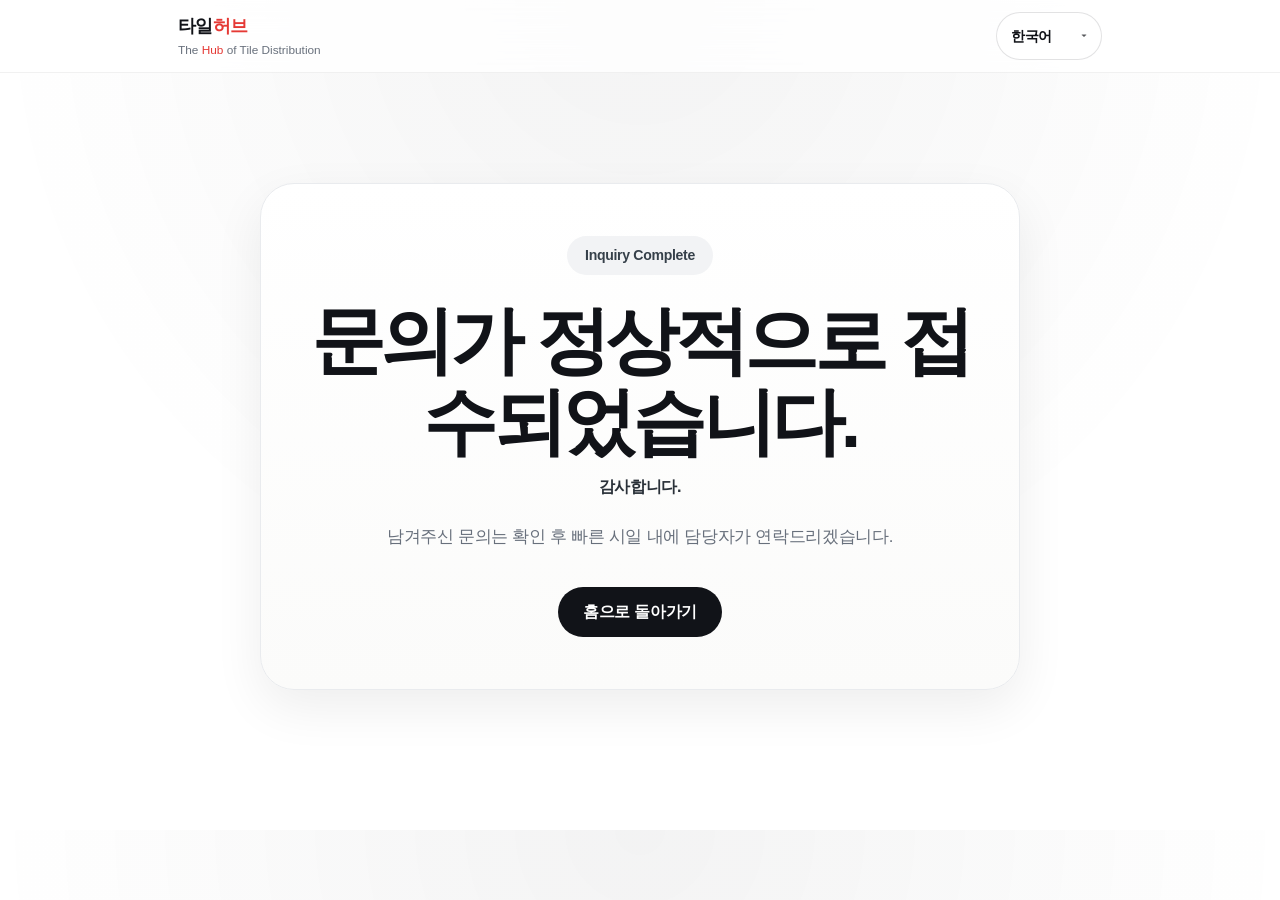
<file: thankyou.html>
<!DOCTYPE html>
<html lang="ko">
<head>
  <meta charset="UTF-8" />
  <meta name="viewport" content="width=device-width, initial-scale=1.0" />
  <title>타일허브 | 문의 접수 완료</title>
  <meta name="description" content="타일허브 문의가 정상적으로 접수되었습니다." />
  <style>
    :root{
      --bg:#ffffff;
      --soft:#f6f6f4;
      --soft-2:#f2f3f5;
      --line:#e9ebee;
      --text:#111318;
      --muted:#68707c;
      --max:980px;
      --shadow:0 18px 50px rgba(0,0,0,.07);
    }
    *{box-sizing:border-box}
    body{
      margin:0;
      font-family:-apple-system,BlinkMacSystemFont,"SF Pro Display","Apple SD Gothic Neo","Noto Sans KR","Segoe UI",sans-serif;
      background:radial-gradient(circle at top, rgba(17,19,24,.05) 0%, rgba(255,255,255,0) 62%), #fff;
      color:var(--text);
      line-height:1.65;
      letter-spacing:-0.02em;
    }
    a{text-decoration:none;color:inherit}
    .container{max-width:var(--max);margin:0 auto;padding:0 28px}
    .site-header{
      position:sticky;top:0;z-index:30;
      backdrop-filter:blur(18px);-webkit-backdrop-filter:blur(18px);
      background:rgba(255,255,255,.82);border-bottom:1px solid rgba(17,19,24,.06);
    }
    .nav{min-height:72px;display:flex;align-items:center;justify-content:space-between;gap:20px}
    .brand{font-size:1.1rem;font-weight:700;letter-spacing:-0.03em}
    .brand-hub{color:#E53935}
    .brand small{display:block;color:var(--muted);font-size:.74rem;font-weight:500;letter-spacing:0}
    .btn{display:inline-flex;align-items:center;justify-content:center;min-height:50px;padding:0 24px;border-radius:999px;border:1px solid transparent;font-weight:700;font-size:.98rem;transition:transform .24s ease, box-shadow .24s ease, background .24s ease;white-space:nowrap}
    .btn:hover{transform:translateY(-2px)}
    .btn-dark{background:#111318;color:#fff}
    .btn-dark:hover{box-shadow:var(--shadow)}
    main{padding:110px 0 140px}
    .thankyou-card{max-width:760px;margin:0 auto;padding:52px 44px;border-radius:34px;border:1px solid var(--line);background:linear-gradient(180deg,#ffffff 0%,#fbfbfa 100%);box-shadow:var(--shadow);text-align:center}
    .eyebrow{display:inline-flex;padding:8px 18px;border-radius:999px;background:var(--soft-2);color:#36404a;font-size:.88rem;font-weight:700;margin-bottom:26px}
    h1{margin:0;font-size:clamp(2.3rem,6vw,4.6rem);line-height:1.1;letter-spacing:-0.06em}
    .lead{margin:22px auto 0;max-width:560px;color:var(--muted);font-size:1.05rem;line-height:1.82}
    .thanks{margin:10px 0 0;font-size:1.02rem;font-weight:700;color:#2a3139}
    .actions{display:flex;justify-content:center;gap:14px;flex-wrap:wrap;margin-top:34px}
    @media (max-width:760px){
      .container{padding:0 20px}
      main{padding:72px 0 96px}
      .thankyou-card{padding:34px 24px;border-radius:26px}
      .actions{flex-direction:column}
      .btn{width:100%}
    }
  
    .header-tools{
      display:flex;
      align-items:center;
      gap:12px;
      flex-shrink:0;
    }

    .header-tools .btn{
      width:auto;
    }

    .lang-switcher-wrap{
      position:relative;
    }

    .lang-switcher{
      appearance:none;
      -webkit-appearance:none;
      min-width:106px;
      height:48px;
      padding:0 36px 0 14px;
      border-radius:999px;
      border:1px solid rgba(17,19,24,.12);
      background:#fff;
      color:#111318;
      font-size:.9rem;
      font-weight:700;
      letter-spacing:-0.02em;
      cursor:pointer;
      outline:none;
    }

    .lang-switcher-wrap::after{
      content:"▾";
      position:absolute;
      right:15px;
      top:50%;
      transform:translateY(-52%);
      font-size:12px;
      color:#111318;
      pointer-events:none;
      opacity:.7;
    }

    .translate-anchor{
      position:absolute;
      left:-9999px;
      width:1px;
      height:1px;
      overflow:hidden;
    }

    .goog-te-banner-frame.skiptranslate{
      display:none !important;
    }

    body{
      top:0 !important;
    }

    @media (max-width:760px){
      .header-tools{
        margin-left:auto;
      }

      .header-tools .btn{
        width:auto;
      }

      .lang-switcher{
        min-width:98px;
        height:44px;
      }
    }

  </style>
</head>
<body>
  <header class="site-header">
    <div class="container nav">
      <a href="/" class="brand">타일<span class="brand-hub">허브</span><small>The <span class="brand-hub">Hub</span> of Tile Distribution</small></a>
      <div class="header-tools">
        <div class="lang-switcher-wrap">
          <select class="lang-switcher" data-lang-switcher aria-label="언어 선택">
            <option value="ko">한국어</option>
            <option value="en">English</option>
            <option value="zh-CN">中文</option>
          </select>
        </div>
      </div>
    </div>
  </header>

  <main>
    <div class="container">
      <section class="thankyou-card">
        <span class="eyebrow">Inquiry Complete</span>
        <h1>문의가 정상적으로 접수되었습니다.</h1>
        <p class="thanks">감사합니다.</p>
        <p class="lead">남겨주신 문의는 확인 후 빠른 시일 내에 담당자가 연락드리겠습니다.</p>
        <div class="actions">
          <a class="btn btn-dark" href="/">홈으로 돌아가기</a>
        </div>
      </section>
    </div>
  </main>

<div id="google_translate_element" class="translate-anchor" aria-hidden="true"></div>
<script>
  (function () {
    const STORAGE_KEY = "tilehub_lang";
    const COOKIE_NAME = "googtrans";

    function setCookie(value) {
      document.cookie = COOKIE_NAME + "=" + value + ";path=/";
      const host = window.location.hostname;
      if (host && host.includes(".")) {
        const parts = host.split(".");
        const baseDomain = "." + parts.slice(-2).join(".");
        document.cookie = COOKIE_NAME + "=" + value + ";path=/;domain=" + baseDomain;
      }
    }

    function applyStoredLanguage() {
      let saved = "ko";
      try {
        saved = window.localStorage.getItem(STORAGE_KEY) || "ko";
      } catch (error) {}

      if (saved === "en" || saved === "zh-CN") {
        setCookie("/ko/" + saved);
      } else {
        setCookie("/ko/ko");
      }

      return saved;
    }

    function bindSwitchers(saved) {
      const switchers = document.querySelectorAll("[data-lang-switcher]");
      switchers.forEach((switcher) => {
        switcher.value = saved;
        switcher.addEventListener("change", () => {
          const lang = switcher.value;
          try {
            window.localStorage.setItem(STORAGE_KEY, lang);
          } catch (error) {}

          if (lang === "en" || lang === "zh-CN") {
            setCookie("/ko/" + lang);
          } else {
            setCookie("/ko/ko");
          }

          window.location.reload();
        });
      });
    }

    const savedLanguage = applyStoredLanguage();

    window.googleTranslateElementInit = function () {
      if (window.google && window.google.translate) {
        new window.google.translate.TranslateElement({
          pageLanguage: "ko",
          autoDisplay: false,
          includedLanguages: "ko,en,zh-CN",
          layout: window.google.translate.TranslateElement.InlineLayout.SIMPLE
        }, "google_translate_element");
      }

      bindSwitchers(savedLanguage);
    };
  })();
</script>
<script src="//translate.google.com/translate_a/element.js?cb=googleTranslateElementInit"></script>

</body>
</html>
</file>
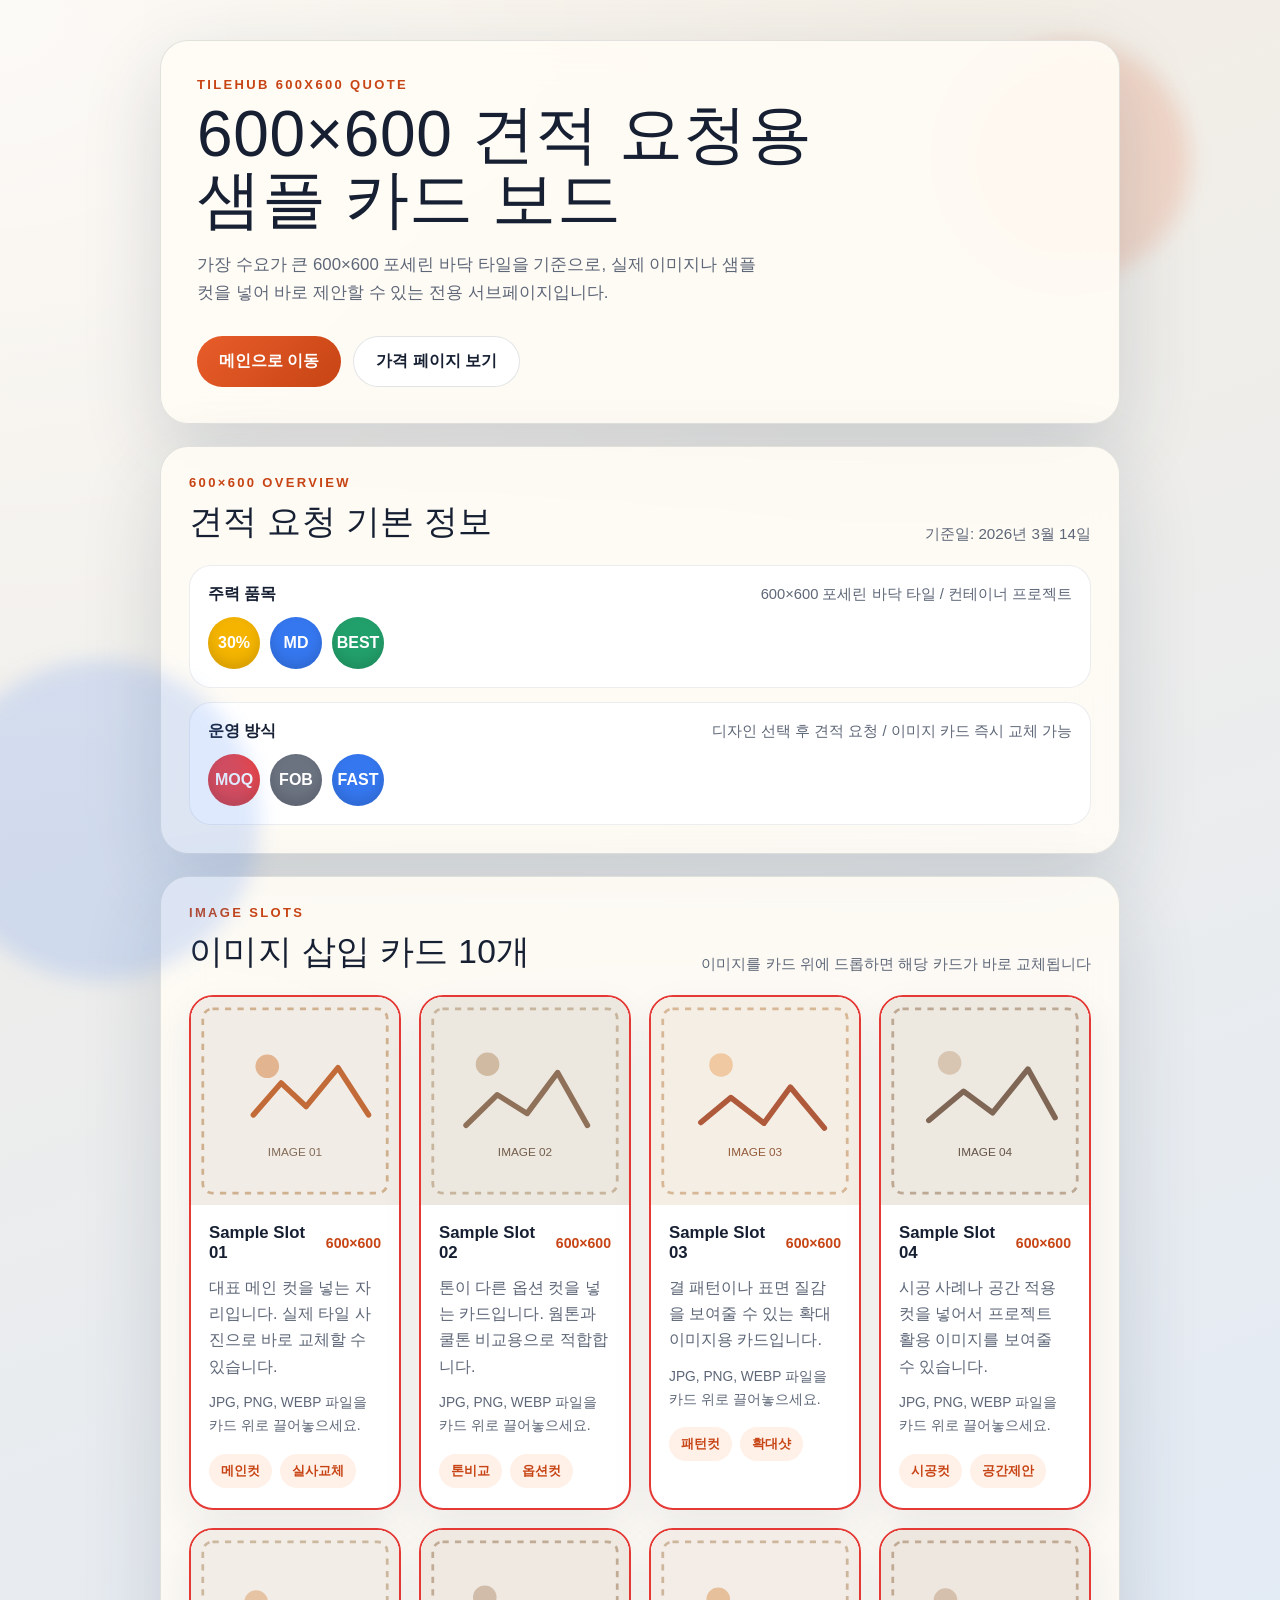
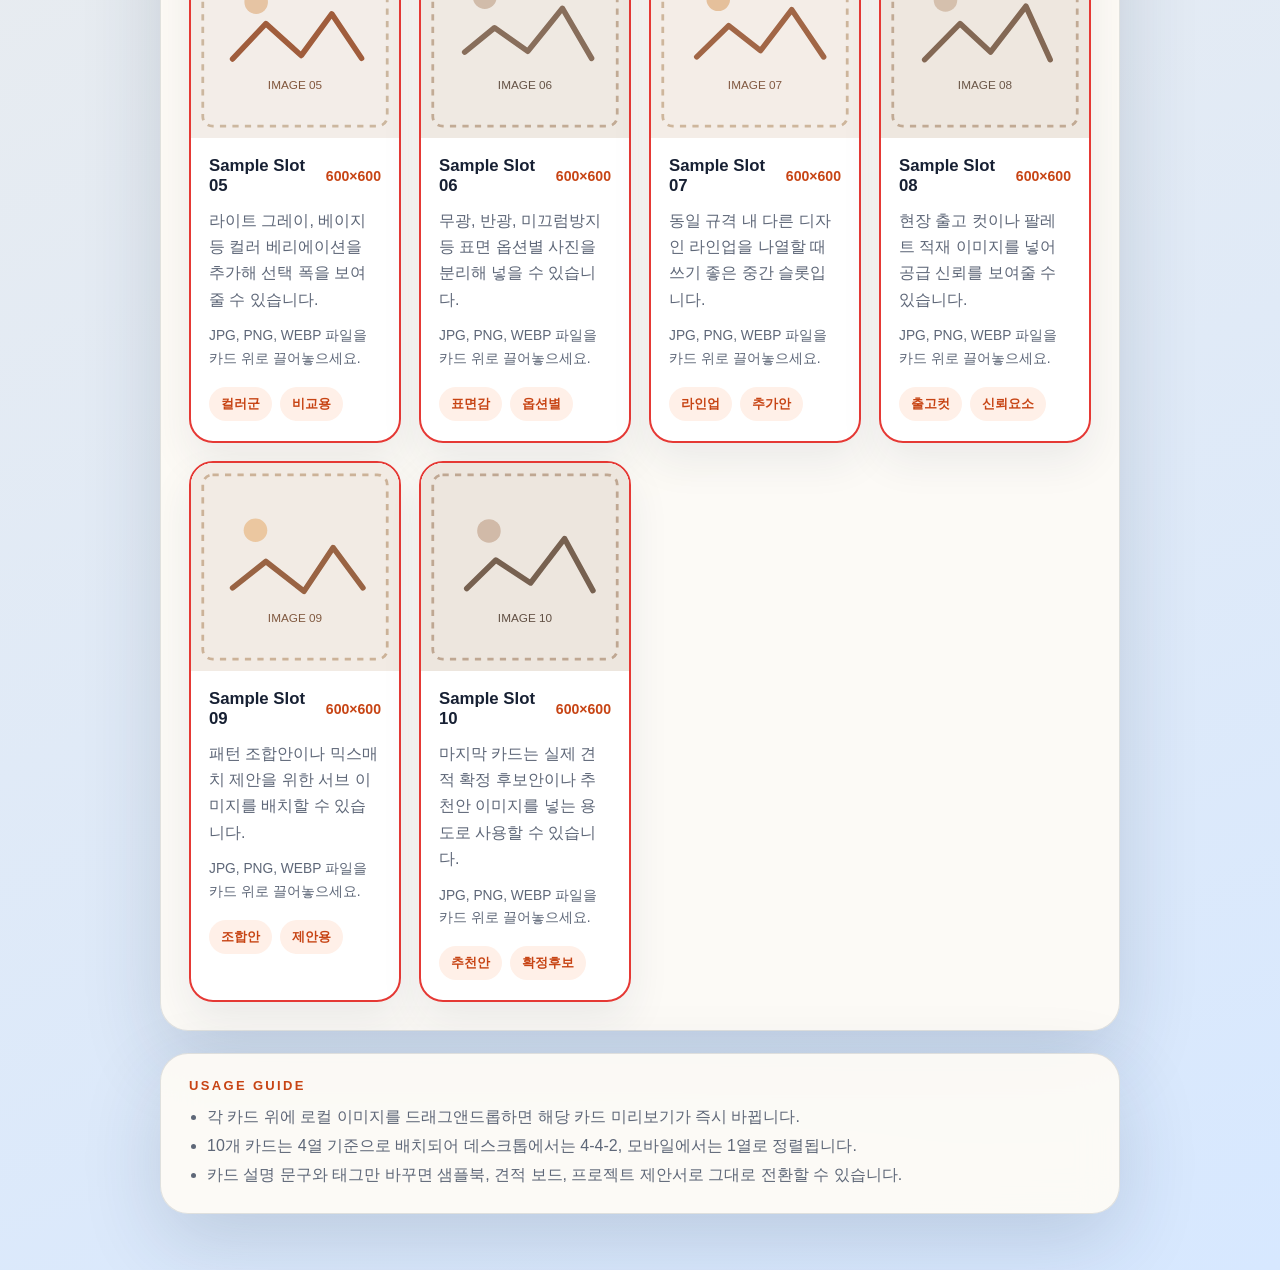
<file: tile-600x600.html>
<!DOCTYPE html>
<html lang="ko">
<head>
  <meta charset="UTF-8" />
  <meta name="viewport" content="width=device-width, initial-scale=1.0" />
  <title>타일허브 | 600×600 견적 요청</title>
  <meta
    name="description"
    content="600×600 포세린 바닥 타일 견적 요청용 서브페이지입니다. 이미지 카드 10개를 한 번에 비교하고 확장할 수 있습니다."
  />
  <link rel="stylesheet" href="style.css" />
</head>
<body>
  <main class="app-shell">
    <section class="hero-card">
      <p class="eyebrow">Tilehub 600x600 Quote</p>
      <h1>600×600 견적 요청용<br />샘플 카드 보드</h1>
      <p class="hero-copy">
        가장 수요가 큰 600×600 포세린 바닥 타일을 기준으로, 실제 이미지나 샘플 컷을
        넣어 바로 제안할 수 있는 전용 서브페이지입니다.
      </p>
      <div class="hero-actions">
        <a class="action-link primary-button" href="index.html">메인으로 이동</a>
        <a class="action-link secondary-button" href="price.html">가격 페이지 보기</a>
      </div>
    </section>

    <section class="board-card">
      <div class="board-header">
        <div>
          <p class="section-label">600×600 Overview</p>
          <h2>견적 요청 기본 정보</h2>
        </div>
        <p class="timestamp">기준일: 2026년 3월 14일</p>
      </div>

      <ul class="combination-list">
        <li class="combination-item">
          <div class="set-meta">
            <span class="set-label">주력 품목</span>
            <span class="set-summary">600×600 포세린 바닥 타일 / 컨테이너 프로젝트</span>
          </div>
          <div class="ball-row">
            <span class="ball ball-tier-1">30%</span>
            <span class="ball ball-tier-2">MD</span>
            <span class="ball ball-tier-5">BEST</span>
          </div>
        </li>
        <li class="combination-item">
          <div class="set-meta">
            <span class="set-label">운영 방식</span>
            <span class="set-summary">디자인 선택 후 견적 요청 / 이미지 카드 즉시 교체 가능</span>
          </div>
          <div class="ball-row">
            <span class="ball ball-tier-3">MOQ</span>
            <span class="ball ball-tier-4">FOB</span>
            <span class="ball ball-tier-2">FAST</span>
          </div>
        </li>
      </ul>
    </section>

    <section class="board-card tile-gallery-card">
      <div class="board-header">
        <div>
          <p class="section-label">Image Slots</p>
          <h2>이미지 삽입 카드 10개</h2>
        </div>
        <p class="timestamp">이미지를 카드 위에 드롭하면 해당 카드가 바로 교체됩니다</p>
      </div>

      <div class="tile-grid tile-grid-4">
        <article class="tile-card upload-card" data-upload-card>
          <img class="tile-image" alt="600×600 이미지 삽입 영역 01" src="data:image/svg+xml;utf8,<svg xmlns='http://www.w3.org/2000/svg' viewBox='0 0 600 600'><rect width='600' height='600' fill='%23f1ede6'/><rect x='34' y='34' width='532' height='532' rx='28' fill='none' stroke='%23cfb08f' stroke-width='8' stroke-dasharray='18 18'/><path d='M180 340l80-92 72 68 92-112 88 136' fill='none' stroke='%23c26b39' stroke-width='16' stroke-linecap='round' stroke-linejoin='round'/><circle cx='220' cy='200' r='34' fill='%23e2b48f'/><text x='300' y='458' text-anchor='middle' font-size='34' font-family='Arial' fill='%23836b58'>IMAGE 01</text></svg>" />
          <div class="upload-overlay">여기에 이미지 드롭</div>
          <div class="tile-content">
            <div class="tile-head">
              <strong>Sample Slot 01</strong>
              <span>600×600</span>
            </div>
            <p>대표 메인 컷을 넣는 자리입니다. 실제 타일 사진으로 바로 교체할 수 있습니다.</p>
            <p class="upload-help">JPG, PNG, WEBP 파일을 카드 위로 끌어놓으세요.</p>
            <div class="tile-tags">
              <span>메인컷</span>
              <span>실사교체</span>
            </div>
          </div>
        </article>

        <article class="tile-card upload-card" data-upload-card>
          <img class="tile-image" alt="600×600 이미지 삽입 영역 02" src="data:image/svg+xml;utf8,<svg xmlns='http://www.w3.org/2000/svg' viewBox='0 0 600 600'><rect width='600' height='600' fill='%23ece7df'/><rect x='34' y='34' width='532' height='532' rx='28' fill='none' stroke='%23c8b59d' stroke-width='8' stroke-dasharray='18 18'/><path d='M130 370l90-88 86 54 88-118 86 152' fill='none' stroke='%238f7159' stroke-width='16' stroke-linecap='round' stroke-linejoin='round'/><circle cx='192' cy='194' r='34' fill='%23d0baa1'/><text x='300' y='458' text-anchor='middle' font-size='34' font-family='Arial' fill='%23745f4d'>IMAGE 02</text></svg>" />
          <div class="upload-overlay">여기에 이미지 드롭</div>
          <div class="tile-content">
            <div class="tile-head">
              <strong>Sample Slot 02</strong>
              <span>600×600</span>
            </div>
            <p>톤이 다른 옵션 컷을 넣는 카드입니다. 웜톤과 쿨톤 비교용으로 적합합니다.</p>
            <p class="upload-help">JPG, PNG, WEBP 파일을 카드 위로 끌어놓으세요.</p>
            <div class="tile-tags">
              <span>톤비교</span>
              <span>옵션컷</span>
            </div>
          </div>
        </article>

        <article class="tile-card upload-card" data-upload-card>
          <img class="tile-image" alt="600×600 이미지 삽입 영역 03" src="data:image/svg+xml;utf8,<svg xmlns='http://www.w3.org/2000/svg' viewBox='0 0 600 600'><rect width='600' height='600' fill='%23f4eee5'/><rect x='34' y='34' width='532' height='532' rx='28' fill='none' stroke='%23d7b795' stroke-width='8' stroke-dasharray='18 18'/><path d='M144 362l86-72 96 74 76-104 98 118' fill='none' stroke='%23b05a3c' stroke-width='16' stroke-linecap='round' stroke-linejoin='round'/><circle cx='202' cy='196' r='34' fill='%23f0c8a1'/><text x='300' y='458' text-anchor='middle' font-size='34' font-family='Arial' fill='%23955c3c'>IMAGE 03</text></svg>" />
          <div class="upload-overlay">여기에 이미지 드롭</div>
          <div class="tile-content">
            <div class="tile-head">
              <strong>Sample Slot 03</strong>
              <span>600×600</span>
            </div>
            <p>결 패턴이나 표면 질감을 보여줄 수 있는 확대 이미지용 카드입니다.</p>
            <p class="upload-help">JPG, PNG, WEBP 파일을 카드 위로 끌어놓으세요.</p>
            <div class="tile-tags">
              <span>패턴컷</span>
              <span>확대샷</span>
            </div>
          </div>
        </article>

        <article class="tile-card upload-card" data-upload-card>
          <img class="tile-image" alt="600×600 이미지 삽입 영역 04" src="data:image/svg+xml;utf8,<svg xmlns='http://www.w3.org/2000/svg' viewBox='0 0 600 600'><rect width='600' height='600' fill='%23ede8e0'/><rect x='34' y='34' width='532' height='532' rx='28' fill='none' stroke='%23bda894' stroke-width='8' stroke-dasharray='18 18'/><path d='M138 356l100-84 84 62 102-126 78 140' fill='none' stroke='%237f6655' stroke-width='16' stroke-linecap='round' stroke-linejoin='round'/><circle cx='198' cy='190' r='34' fill='%23d8c6b3'/><text x='300' y='458' text-anchor='middle' font-size='34' font-family='Arial' fill='%23655549'>IMAGE 04</text></svg>" />
          <div class="upload-overlay">여기에 이미지 드롭</div>
          <div class="tile-content">
            <div class="tile-head">
              <strong>Sample Slot 04</strong>
              <span>600×600</span>
            </div>
            <p>시공 사례나 공간 적용 컷을 넣어서 프로젝트 활용 이미지를 보여줄 수 있습니다.</p>
            <p class="upload-help">JPG, PNG, WEBP 파일을 카드 위로 끌어놓으세요.</p>
            <div class="tile-tags">
              <span>시공컷</span>
              <span>공간제안</span>
            </div>
          </div>
        </article>

        <article class="tile-card upload-card" data-upload-card>
          <img class="tile-image" alt="600×600 이미지 삽입 영역 05" src="data:image/svg+xml;utf8,<svg xmlns='http://www.w3.org/2000/svg' viewBox='0 0 600 600'><rect width='600' height='600' fill='%23f3ede8'/><rect x='34' y='34' width='532' height='532' rx='28' fill='none' stroke='%23ccb79f' stroke-width='8' stroke-dasharray='18 18'/><path d='M120 372l96-102 102 92 88-120 86 128' fill='none' stroke='%23a05d3c' stroke-width='16' stroke-linecap='round' stroke-linejoin='round'/><circle cx='188' cy='208' r='34' fill='%23e6c4a3'/><text x='300' y='458' text-anchor='middle' font-size='34' font-family='Arial' fill='%2381573d'>IMAGE 05</text></svg>" />
          <div class="upload-overlay">여기에 이미지 드롭</div>
          <div class="tile-content">
            <div class="tile-head">
              <strong>Sample Slot 05</strong>
              <span>600×600</span>
            </div>
            <p>라이트 그레이, 베이지 등 컬러 베리에이션을 추가해 선택 폭을 보여줄 수 있습니다.</p>
            <p class="upload-help">JPG, PNG, WEBP 파일을 카드 위로 끌어놓으세요.</p>
            <div class="tile-tags">
              <span>컬러군</span>
              <span>비교용</span>
            </div>
          </div>
        </article>

        <article class="tile-card upload-card" data-upload-card>
          <img class="tile-image" alt="600×600 이미지 삽입 영역 06" src="data:image/svg+xml;utf8,<svg xmlns='http://www.w3.org/2000/svg' viewBox='0 0 600 600'><rect width='600' height='600' fill='%23efe9e2'/><rect x='34' y='34' width='532' height='532' rx='28' fill='none' stroke='%23c2ab95' stroke-width='8' stroke-dasharray='18 18'/><path d='M126 352l86-70 96 68 100-124 84 144' fill='none' stroke='%23886e5b' stroke-width='16' stroke-linecap='round' stroke-linejoin='round'/><circle cx='184' cy='194' r='34' fill='%23d1bcaa'/><text x='300' y='458' text-anchor='middle' font-size='34' font-family='Arial' fill='%23665447'>IMAGE 06</text></svg>" />
          <div class="upload-overlay">여기에 이미지 드롭</div>
          <div class="tile-content">
            <div class="tile-head">
              <strong>Sample Slot 06</strong>
              <span>600×600</span>
            </div>
            <p>무광, 반광, 미끄럼방지 등 표면 옵션별 사진을 분리해 넣을 수 있습니다.</p>
            <p class="upload-help">JPG, PNG, WEBP 파일을 카드 위로 끌어놓으세요.</p>
            <div class="tile-tags">
              <span>표면감</span>
              <span>옵션별</span>
            </div>
          </div>
        </article>

        <article class="tile-card upload-card" data-upload-card>
          <img class="tile-image" alt="600×600 이미지 삽입 영역 07" src="data:image/svg+xml;utf8,<svg xmlns='http://www.w3.org/2000/svg' viewBox='0 0 600 600'><rect width='600' height='600' fill='%23f4ede7'/><rect x='34' y='34' width='532' height='532' rx='28' fill='none' stroke='%23ceb69c' stroke-width='8' stroke-dasharray='18 18'/><path d='M132 366l92-90 92 72 90-118 92 136' fill='none' stroke='%23a16646' stroke-width='16' stroke-linecap='round' stroke-linejoin='round'/><circle cx='194' cy='200' r='34' fill='%23e5c09b'/><text x='300' y='458' text-anchor='middle' font-size='34' font-family='Arial' fill='%23825a42'>IMAGE 07</text></svg>" />
          <div class="upload-overlay">여기에 이미지 드롭</div>
          <div class="tile-content">
            <div class="tile-head">
              <strong>Sample Slot 07</strong>
              <span>600×600</span>
            </div>
            <p>동일 규격 내 다른 디자인 라인업을 나열할 때 쓰기 좋은 중간 슬롯입니다.</p>
            <p class="upload-help">JPG, PNG, WEBP 파일을 카드 위로 끌어놓으세요.</p>
            <div class="tile-tags">
              <span>라인업</span>
              <span>추가안</span>
            </div>
          </div>
        </article>

        <article class="tile-card upload-card" data-upload-card>
          <img class="tile-image" alt="600×600 이미지 삽입 영역 08" src="data:image/svg+xml;utf8,<svg xmlns='http://www.w3.org/2000/svg' viewBox='0 0 600 600'><rect width='600' height='600' fill='%23eee7df'/><rect x='34' y='34' width='532' height='532' rx='28' fill='none' stroke='%23c1aa94' stroke-width='8' stroke-dasharray='18 18'/><path d='M126 374l102-104 88 82 102-132 70 154' fill='none' stroke='%23836854' stroke-width='16' stroke-linecap='round' stroke-linejoin='round'/><circle cx='186' cy='202' r='34' fill='%23d5c0ad'/><text x='300' y='458' text-anchor='middle' font-size='34' font-family='Arial' fill='%236b5748'>IMAGE 08</text></svg>" />
          <div class="upload-overlay">여기에 이미지 드롭</div>
          <div class="tile-content">
            <div class="tile-head">
              <strong>Sample Slot 08</strong>
              <span>600×600</span>
            </div>
            <p>현장 출고 컷이나 팔레트 적재 이미지를 넣어 공급 신뢰를 보여줄 수 있습니다.</p>
            <p class="upload-help">JPG, PNG, WEBP 파일을 카드 위로 끌어놓으세요.</p>
            <div class="tile-tags">
              <span>출고컷</span>
              <span>신뢰요소</span>
            </div>
          </div>
        </article>

        <article class="tile-card upload-card" data-upload-card>
          <img class="tile-image" alt="600×600 이미지 삽입 영역 09" src="data:image/svg+xml;utf8,<svg xmlns='http://www.w3.org/2000/svg' viewBox='0 0 600 600'><rect width='600' height='600' fill='%23f2ebe4'/><rect x='34' y='34' width='532' height='532' rx='28' fill='none' stroke='%23ccb298' stroke-width='8' stroke-dasharray='18 18'/><path d='M120 360l96-76 110 86 84-126 86 116' fill='none' stroke='%23996343' stroke-width='16' stroke-linecap='round' stroke-linejoin='round'/><circle cx='186' cy='194' r='34' fill='%23ebc7a0'/><text x='300' y='458' text-anchor='middle' font-size='34' font-family='Arial' fill='%23815a41'>IMAGE 09</text></svg>" />
          <div class="upload-overlay">여기에 이미지 드롭</div>
          <div class="tile-content">
            <div class="tile-head">
              <strong>Sample Slot 09</strong>
              <span>600×600</span>
            </div>
            <p>패턴 조합안이나 믹스매치 제안을 위한 서브 이미지를 배치할 수 있습니다.</p>
            <p class="upload-help">JPG, PNG, WEBP 파일을 카드 위로 끌어놓으세요.</p>
            <div class="tile-tags">
              <span>조합안</span>
              <span>제안용</span>
            </div>
          </div>
        </article>

        <article class="tile-card upload-card" data-upload-card>
          <img class="tile-image" alt="600×600 이미지 삽입 영역 10" src="data:image/svg+xml;utf8,<svg xmlns='http://www.w3.org/2000/svg' viewBox='0 0 600 600'><rect width='600' height='600' fill='%23ede6de'/><rect x='34' y='34' width='532' height='532' rx='28' fill='none' stroke='%23bfa792' stroke-width='8' stroke-dasharray='18 18'/><path d='M132 362l84-82 100 66 98-128 82 150' fill='none' stroke='%23776150' stroke-width='16' stroke-linecap='round' stroke-linejoin='round'/><circle cx='196' cy='196' r='34' fill='%23d1baa8'/><text x='300' y='458' text-anchor='middle' font-size='34' font-family='Arial' fill='%23625145'>IMAGE 10</text></svg>" />
          <div class="upload-overlay">여기에 이미지 드롭</div>
          <div class="tile-content">
            <div class="tile-head">
              <strong>Sample Slot 10</strong>
              <span>600×600</span>
            </div>
            <p>마지막 카드는 실제 견적 확정 후보안이나 추천안 이미지를 넣는 용도로 사용할 수 있습니다.</p>
            <p class="upload-help">JPG, PNG, WEBP 파일을 카드 위로 끌어놓으세요.</p>
            <div class="tile-tags">
              <span>추천안</span>
              <span>확정후보</span>
            </div>
          </div>
        </article>
      </div>
    </section>

    <section class="guide-card">
      <p class="section-label">Usage Guide</p>
      <ul>
        <li>각 카드 위에 로컬 이미지를 드래그앤드롭하면 해당 카드 미리보기가 즉시 바뀝니다.</li>
        <li>10개 카드는 4열 기준으로 배치되어 데스크톱에서는 4-4-2, 모바일에서는 1열로 정렬됩니다.</li>
        <li>카드 설명 문구와 태그만 바꾸면 샘플북, 견적 보드, 프로젝트 제안서로 그대로 전환할 수 있습니다.</li>
      </ul>
    </section>
  </main>
  <script>
    const uploadCards = document.querySelectorAll("[data-upload-card]");

    const isImageFile = (file) => file && file.type.startsWith("image/");

    const updateCardPreview = (card, file) => {
      if (!isImageFile(file)) {
        return;
      }

      const image = card.querySelector(".tile-image");
      const overlay = card.querySelector(".upload-overlay");
      const previousUrl = card.dataset.previewUrl;

      if (previousUrl) {
        URL.revokeObjectURL(previousUrl);
      }

      const nextUrl = URL.createObjectURL(file);
      image.src = nextUrl;
      image.alt = file.name;
      overlay.textContent = "이미지 적용됨";
      card.dataset.previewUrl = nextUrl;
      card.classList.add("has-upload");
    };

    const clearDropState = (card) => {
      card.classList.remove("is-dragover");
    };

    document.addEventListener("dragover", (event) => {
      event.preventDefault();
    });

    document.addEventListener("drop", (event) => {
      event.preventDefault();
    });

    uploadCards.forEach((card) => {
      card.addEventListener("dragenter", (event) => {
        event.preventDefault();
        card.querySelector(".upload-overlay").textContent = "여기에 이미지 드롭";
        card.classList.add("is-dragover");
      });

      card.addEventListener("dragover", (event) => {
        event.preventDefault();
        card.querySelector(".upload-overlay").textContent = "여기에 이미지 드롭";
        card.classList.add("is-dragover");
      });

      card.addEventListener("dragleave", (event) => {
        if (!card.contains(event.relatedTarget)) {
          clearDropState(card);
        }
      });

      card.addEventListener("drop", (event) => {
        event.preventDefault();
        clearDropState(card);

        const [file] = event.dataTransfer.files;
        updateCardPreview(card, file);
      });
    });
  </script>

<div id="google_translate_element" style="position:absolute;left:-9999px;width:1px;height:1px;overflow:hidden;" aria-hidden="true"></div>
<script>
  (function () {
    const STORAGE_KEY = "tilehub_lang";
    const COOKIE_NAME = "googtrans";

    function setCookie(value) {
      document.cookie = COOKIE_NAME + "=" + value + ";path=/";
      const host = window.location.hostname;
      if (host && host.includes(".")) {
        const parts = host.split(".");
        const baseDomain = "." + parts.slice(-2).join(".");
        document.cookie = COOKIE_NAME + "=" + value + ";path=/;domain=" + baseDomain;
      }
    }

    let saved = "ko";
    try {
      saved = window.localStorage.getItem(STORAGE_KEY) || "ko";
    } catch (error) {}

    if (saved === "en" || saved === "zh-CN") {
      setCookie("/ko/" + saved);
    } else {
      setCookie("/ko/ko");
    }

    window.googleTranslateElementInit = function () {
      if (window.google && window.google.translate) {
        new window.google.translate.TranslateElement({
          pageLanguage: "ko",
          autoDisplay: false,
          includedLanguages: "ko,en,zh-CN",
          layout: window.google.translate.TranslateElement.InlineLayout.SIMPLE
        }, "google_translate_element");
      }
    };
  })();
</script>
<script src="//translate.google.com/translate_a/element.js?cb=googleTranslateElementInit"></script>

</body>
</html>
</file>
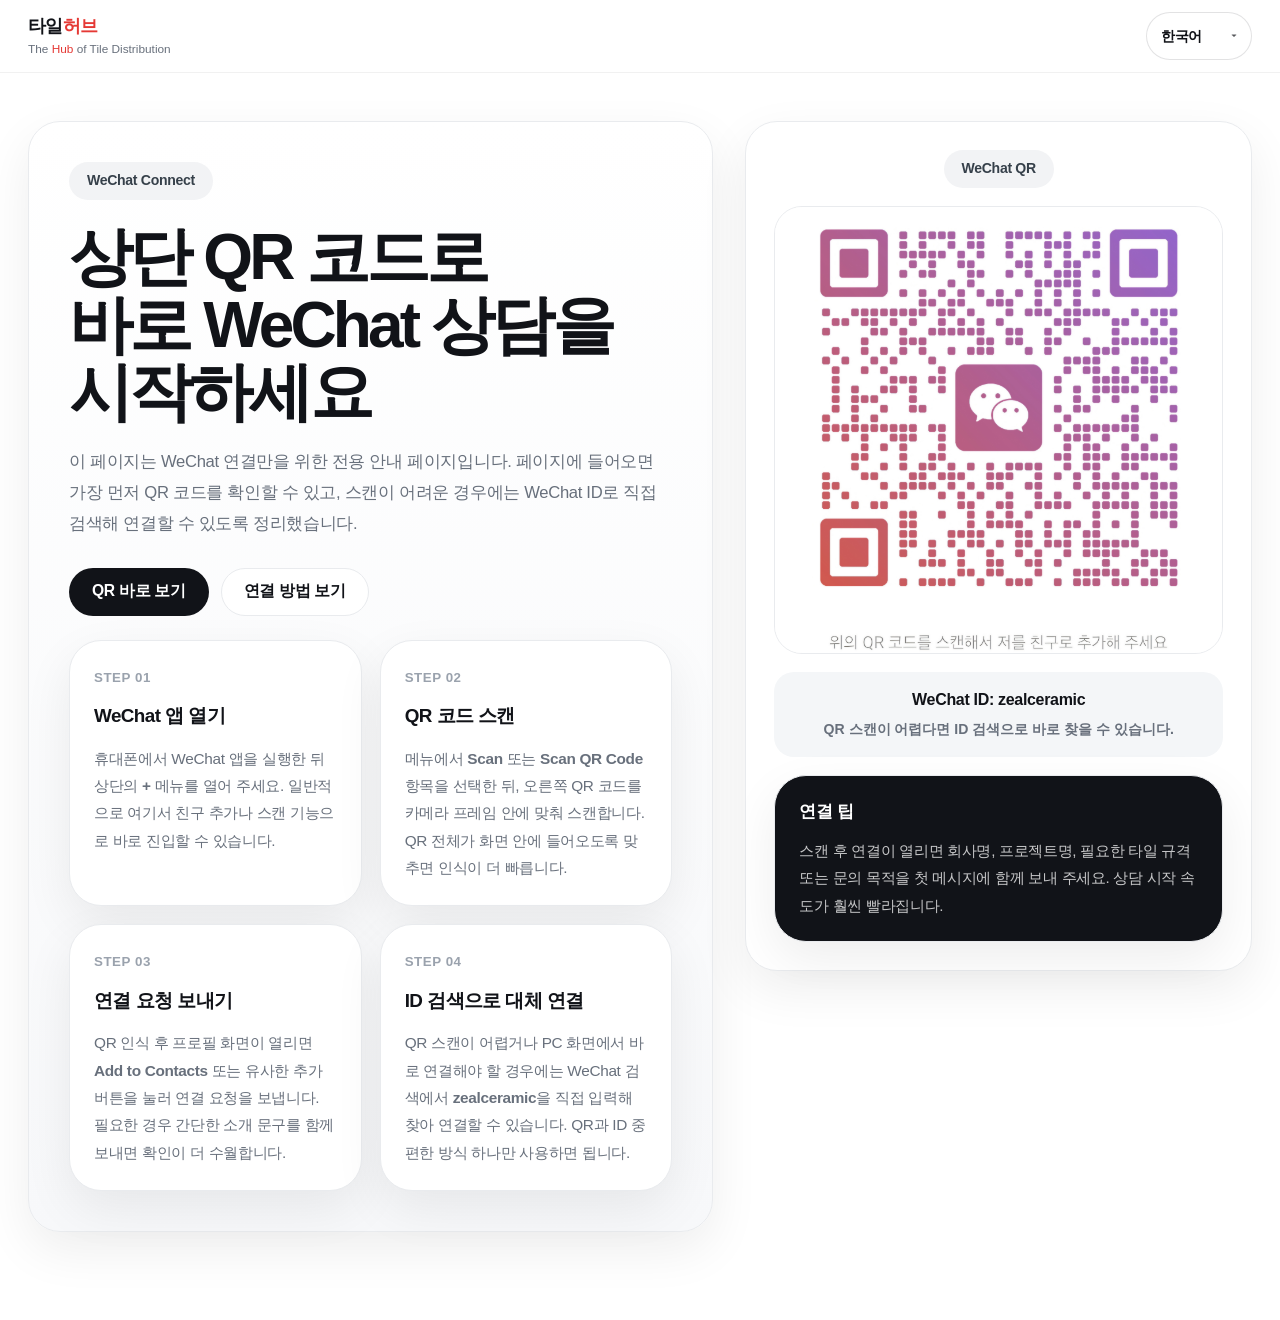
<file: wechat.html>
<!DOCTYPE html>
<html lang="ko">
<head>
  <meta charset="UTF-8" />
  <meta name="viewport" content="width=device-width, initial-scale=1.0" />
  <title>타일허브 | WeChat 상담</title>
  <meta name="description" content="TileHub WeChat QR 코드로 바로 상담을 시작하세요. QR 스캔 방법과 WeChat ID 연결 방법을 한 페이지에서 확인할 수 있습니다." />
  <style>
    :root{
      --bg:#ffffff;
      --soft:#f6f6f4;
      --soft-2:#f2f3f5;
      --line:#e9ebee;
      --text:#111318;
      --muted:#68707c;
      --accent:#111318;
      --max:1320px;
      --radius:30px;
      --shadow:0 18px 50px rgba(0,0,0,.07);
      --shadow-hover:0 28px 70px rgba(0,0,0,.12);
    }

    *{box-sizing:border-box}
    html{scroll-behavior:smooth}
    body{
      margin:0;
      font-family:-apple-system,BlinkMacSystemFont,"SF Pro Display","Apple SD Gothic Neo","Noto Sans KR","Segoe UI",sans-serif;
      background:var(--bg);
      color:var(--text);
      line-height:1.55;
      letter-spacing:-0.02em;
    }
    a{text-decoration:none;color:inherit}
    .container{max-width:var(--max);margin:0 auto;padding:0 28px}
    .site-header{
      position:sticky;
      top:0;
      z-index:50;
      backdrop-filter:blur(18px);
      -webkit-backdrop-filter:blur(18px);
      background:rgba(255,255,255,.82);
      border-bottom:1px solid rgba(17,19,24,.06);
    }
    .nav{
      min-height:72px;
      display:flex;
      align-items:center;
      justify-content:space-between;
      gap:20px;
    }
    .brand{
      font-size:1.1rem;
      font-weight:700;
      letter-spacing:-0.03em;
    }
    .brand-hub{color:#E53935}
    .brand small{
      display:block;
      color:var(--muted);
      font-size:.74rem;
      font-weight:500;
      letter-spacing:0;
    }
    .header-tools{
      display:flex;
      align-items:center;
      gap:12px;
      flex-shrink:0;
    }
    .lang-switcher-wrap{position:relative}
    .lang-switcher{
      appearance:none;
      -webkit-appearance:none;
      min-width:106px;
      height:48px;
      padding:0 36px 0 14px;
      border-radius:999px;
      border:1px solid rgba(17,19,24,.12);
      background:#fff;
      color:#111318;
      font-size:.9rem;
      font-weight:700;
      letter-spacing:-0.02em;
      cursor:pointer;
      outline:none;
    }
    .lang-switcher-wrap::after{
      content:"▾";
      position:absolute;
      right:15px;
      top:50%;
      transform:translateY(-52%);
      font-size:12px;
      color:#111318;
      pointer-events:none;
      opacity:.7;
    }
    .translate-anchor{
      position:absolute;
      left:-9999px;
      width:1px;
      height:1px;
      overflow:hidden;
    }
    .goog-te-banner-frame.skiptranslate{display:none !important}
    body{top:0 !important}
    .btn{
      display:inline-flex;
      align-items:center;
      justify-content:center;
      min-height:48px;
      padding:0 22px;
      border-radius:999px;
      border:1px solid transparent;
      font-weight:700;
      font-size:.98rem;
      transition:transform .24s ease, box-shadow .24s ease, background .24s ease;
      white-space:nowrap;
    }
    .btn:hover{transform:translateY(-2px)}
    .btn-dark{background:#111318;color:#fff}
    .btn-light{background:#fff;color:#111318;border-color:var(--line)}
    main{padding:48px 0 88px}
    .wechat-layout{
      display:grid;
      grid-template-columns:minmax(0, 1.15fr) minmax(360px, .85fr);
      gap:32px;
      align-items:start;
    }
    .hero-card,
    .qr-card,
    .guide-card,
    .tip-card{
      border:1px solid var(--line);
      border-radius:32px;
      background:#fff;
      box-shadow:var(--shadow);
    }
    .hero-card{
      padding:40px;
      background:linear-gradient(180deg,#ffffff 0%, #f7f8fa 100%);
    }
    .eyebrow{
      display:inline-flex;
      padding:8px 18px;
      border-radius:999px;
      background:var(--soft-2);
      color:#36404a;
      font-size:.88rem;
      font-weight:700;
      margin-bottom:24px;
    }
    h1{
      margin:0;
      font-size:clamp(2.3rem,5vw,4.8rem);
      line-height:1.06;
      letter-spacing:-0.06em;
    }
    .hero-copy{
      margin:20px 0 0;
      color:var(--muted);
      font-size:1.04rem;
      line-height:1.85;
    }
    .hero-actions{
      display:flex;
      gap:12px;
      flex-wrap:wrap;
      margin-top:28px;
    }
    .guide-grid{
      display:grid;
      grid-template-columns:repeat(2,minmax(0,1fr));
      gap:18px;
      margin-top:24px;
    }
    .guide-card{
      padding:24px;
      min-height:188px;
    }
    .guide-card small{
      color:#9aa2ad;
      font-weight:700;
      letter-spacing:.04em;
    }
    .guide-card h3{
      margin:12px 0 0;
      font-size:1.18rem;
      letter-spacing:-0.03em;
    }
    .guide-card p{
      margin:14px 0 0;
      color:var(--muted);
      line-height:1.78;
      font-size:.96rem;
    }
    .qr-card{
      position:sticky;
      top:96px;
      padding:28px;
      text-align:center;
    }
    .qr-card .eyebrow{margin-bottom:18px}
    .qr-box{
      border-radius:28px;
      overflow:hidden;
      background:#f7f7f7;
      border:1px solid var(--line);
    }
    .qr-box img{
      width:100%;
      display:block;
      aspect-ratio:1/1;
      object-fit:cover;
    }
    .wechat-id{
      margin:18px 0 0;
      padding:16px 18px;
      border-radius:20px;
      background:#f4f6f8;
      color:#111318;
      font-size:1rem;
      font-weight:700;
      letter-spacing:-0.02em;
    }
    .wechat-id span{
      display:block;
      margin-top:6px;
      color:var(--muted);
      font-size:.88rem;
      font-weight:600;
      letter-spacing:0;
    }
    .tip-card{
      margin-top:18px;
      padding:22px 24px;
      background:#111318;
      color:#fff;
      text-align:left;
    }
    .tip-card h3{
      margin:0;
      font-size:1.08rem;
      letter-spacing:-0.02em;
    }
    .tip-card p{
      margin:12px 0 0;
      color:rgba(255,255,255,.76);
      line-height:1.8;
      font-size:.95rem;
    }
    @media (max-width:1024px){
      .wechat-layout{grid-template-columns:1fr}
      .qr-card{position:static;order:-1}
    }
    @media (max-width:760px){
      .container{padding:0 20px}
      .nav{min-height:66px}
      main{padding:28px 0 72px}
      .hero-card,.qr-card,.guide-card,.tip-card{border-radius:24px}
      .hero-card{padding:28px 24px}
      .guide-grid{grid-template-columns:1fr}
      .header-tools{margin-left:auto}
      .lang-switcher{min-width:98px;height:44px}
    }
  </style>
</head>
<body>
  <header class="site-header">
    <div class="container nav">
      <a href="/" class="brand">타일<span class="brand-hub">허브</span><small>The <span class="brand-hub">Hub</span> of Tile Distribution</small></a>
      <div class="header-tools">
        <div class="lang-switcher-wrap">
          <select class="lang-switcher" data-lang-switcher aria-label="언어 선택">
            <option value="ko">한국어</option>
            <option value="en">English</option>
            <option value="zh-CN">中文</option>
          </select>
        </div>
      </div>
    </div>
  </header>

  <main>
    <div class="container wechat-layout">
      <section class="hero-card">
        <span class="eyebrow">WeChat Connect</span>
        <h1>상단 QR 코드로<br>바로 WeChat 상담을 시작하세요</h1>
        <p class="hero-copy">이 페이지는 WeChat 연결만을 위한 전용 안내 페이지입니다. 페이지에 들어오면 가장 먼저 QR 코드를 확인할 수 있고, 스캔이 어려운 경우에는 WeChat ID로 직접 검색해 연결할 수 있도록 정리했습니다.</p>
        <div class="hero-actions">
          <a class="btn btn-dark" href="#wechat-qr-card">QR 바로 보기</a>
          <a class="btn btn-light" href="#wechat-steps">연결 방법 보기</a>
        </div>
        <div class="guide-grid" id="wechat-steps">
          <article class="guide-card">
            <small>STEP 01</small>
            <h3>WeChat 앱 열기</h3>
            <p>휴대폰에서 WeChat 앱을 실행한 뒤 상단의 <strong>+</strong> 메뉴를 열어 주세요. 일반적으로 여기서 친구 추가나 스캔 기능으로 바로 진입할 수 있습니다.</p>
          </article>
          <article class="guide-card">
            <small>STEP 02</small>
            <h3>QR 코드 스캔</h3>
            <p>메뉴에서 <strong>Scan</strong> 또는 <strong>Scan QR Code</strong> 항목을 선택한 뒤, 오른쪽 QR 코드를 카메라 프레임 안에 맞춰 스캔합니다. QR 전체가 화면 안에 들어오도록 맞추면 인식이 더 빠릅니다.</p>
          </article>
          <article class="guide-card">
            <small>STEP 03</small>
            <h3>연결 요청 보내기</h3>
            <p>QR 인식 후 프로필 화면이 열리면 <strong>Add to Contacts</strong> 또는 유사한 추가 버튼을 눌러 연결 요청을 보냅니다. 필요한 경우 간단한 소개 문구를 함께 보내면 확인이 더 수월합니다.</p>
          </article>
          <article class="guide-card">
            <small>STEP 04</small>
            <h3>ID 검색으로 대체 연결</h3>
            <p>QR 스캔이 어렵거나 PC 화면에서 바로 연결해야 할 경우에는 WeChat 검색에서 <strong>zealceramic</strong>을 직접 입력해 찾아 연결할 수 있습니다. QR과 ID 중 편한 방식 하나만 사용하면 됩니다.</p>
          </article>
        </div>
      </section>

      <aside class="qr-card" id="wechat-qr-card">
        <span class="eyebrow">WeChat QR</span>
        <div class="qr-box">
          <img src="/images/wechat-qr.jpg" alt="TileHub WeChat QR 코드" />
        </div>
        <div class="wechat-id">
          WeChat ID: zealceramic
          <span>QR 스캔이 어렵다면 ID 검색으로 바로 찾을 수 있습니다.</span>
        </div>
        <div class="tip-card">
          <h3>연결 팁</h3>
          <p>스캔 후 연결이 열리면 회사명, 프로젝트명, 필요한 타일 규격 또는 문의 목적을 첫 메시지에 함께 보내 주세요. 상담 시작 속도가 훨씬 빨라집니다.</p>
        </div>
      </aside>
    </div>
  </main>

  <div id="google_translate_element" class="translate-anchor" aria-hidden="true"></div>
  <script>
    (function () {
      const STORAGE_KEY = "tilehub_lang";
      const COOKIE_NAME = "googtrans";

      function setCookie(value) {
        document.cookie = COOKIE_NAME + "=" + value + ";path=/";
        const host = window.location.hostname;
        if (host && host.includes(".")) {
          const parts = host.split(".");
          const baseDomain = "." + parts.slice(-2).join(".");
          document.cookie = COOKIE_NAME + "=" + value + ";path=/;domain=" + baseDomain;
        }
      }

      function applyStoredLanguage() {
        let saved = "ko";
        try {
          saved = window.localStorage.getItem(STORAGE_KEY) || "ko";
        } catch (error) {}

        if (saved === "en" || saved === "zh-CN") {
          setCookie("/ko/" + saved);
        } else {
          setCookie("/ko/ko");
        }

        return saved;
      }

      function bindSwitchers(saved) {
        const switchers = document.querySelectorAll("[data-lang-switcher]");
        switchers.forEach((switcher) => {
          switcher.value = saved;
          switcher.addEventListener("change", () => {
            const lang = switcher.value;
            try {
              window.localStorage.setItem(STORAGE_KEY, lang);
            } catch (error) {}

            if (lang === "en" || lang === "zh-CN") {
              setCookie("/ko/" + lang);
            } else {
              setCookie("/ko/ko");
            }

            window.location.reload();
          });
        });
      }

      const savedLanguage = applyStoredLanguage();

      window.googleTranslateElementInit = function () {
        if (window.google && window.google.translate) {
          new window.google.translate.TranslateElement({
            pageLanguage: "ko",
            autoDisplay: false,
            includedLanguages: "ko,en,zh-CN",
            layout: window.google.translate.TranslateElement.InlineLayout.SIMPLE
          }, "google_translate_element");
        }

        bindSwitchers(savedLanguage);
      };
    })();
  </script>
  <script src="//translate.google.com/translate_a/element.js?cb=googleTranslateElementInit"></script>
</body>
</html>
</file>
<file: style.css>
:root {
  --bg-top: #f6efe3;
  --bg-bottom: #d7e8ff;
  --panel: rgba(255, 252, 245, 0.9);
  --panel-strong: rgba(255, 255, 255, 0.96);
  --text: #172033;
  --muted: #5e6778;
  --line: rgba(23, 32, 51, 0.12);
  --accent: #e85d2a;
  --accent-dark: #c74414;
  --accent-soft: #fff0e8;
  --shadow: 0 28px 80px rgba(34, 47, 77, 0.16);
}

* {
  box-sizing: border-box;
}

body {
  margin: 0;
  min-height: 100vh;
  font-family: "Space Grotesk", "Noto Sans KR", sans-serif;
  color: var(--text);
  background:
    radial-gradient(circle at top left, rgba(255, 255, 255, 0.7), transparent 30%),
    linear-gradient(160deg, var(--bg-top), var(--bg-bottom));
}

body::before,
body::after {
  content: "";
  position: fixed;
  border-radius: 999px;
  filter: blur(10px);
  pointer-events: none;
}

body::before {
  width: 240px;
  height: 240px;
  top: 40px;
  right: 7vw;
  background: rgba(232, 93, 42, 0.16);
}

body::after {
  width: 320px;
  height: 320px;
  bottom: -80px;
  left: -60px;
  background: rgba(53, 119, 239, 0.16);
}

.app-shell {
  width: min(960px, calc(100% - 32px));
  margin: 0 auto;
  padding: 40px 0 56px;
}

.hero-card,
.board-card,
.guide-card {
  background: var(--panel);
  border: 1px solid var(--line);
  border-radius: 28px;
  box-shadow: var(--shadow);
  backdrop-filter: blur(18px);
}

.hero-card {
  padding: 36px;
}

.eyebrow,
.section-label {
  margin: 0 0 10px;
  font-size: 13px;
  font-weight: 700;
  letter-spacing: 0.18em;
  text-transform: uppercase;
  color: var(--accent-dark);
}

h1,
h2 {
  margin: 0;
  font-family: "Black Han Sans", "Space Grotesk", sans-serif;
  font-weight: 400;
  letter-spacing: 0.01em;
}

h1 {
  font-size: clamp(2.3rem, 5vw, 4.5rem);
  line-height: 1.02;
}

h2 {
  font-size: clamp(1.5rem, 3vw, 2.1rem);
}

.hero-copy {
  max-width: 580px;
  margin: 18px 0 0;
  font-size: 1.05rem;
  line-height: 1.7;
  color: var(--muted);
}

.hero-actions {
  display: flex;
  flex-wrap: wrap;
  gap: 12px;
  margin-top: 28px;
}

button,
.action-link {
  border: 0;
  border-radius: 999px;
  padding: 14px 22px;
  font: inherit;
  font-weight: 700;
  display: inline-flex;
  align-items: center;
  justify-content: center;
  cursor: pointer;
  text-decoration: none;
  transition: transform 160ms ease, opacity 160ms ease, background-color 160ms ease;
}

button:hover,
.action-link:hover {
  transform: translateY(-1px);
}

button:active,
.action-link:active {
  transform: translateY(1px);
}

.primary-button {
  color: #fff;
  background: linear-gradient(135deg, var(--accent), var(--accent-dark));
}

.secondary-button {
  color: var(--text);
  background: var(--panel-strong);
  border: 1px solid var(--line);
}

.board-card {
  margin-top: 22px;
  padding: 28px;
}

.board-header {
  display: flex;
  align-items: end;
  justify-content: space-between;
  gap: 16px;
  margin-bottom: 20px;
}

.timestamp {
  margin: 0;
  color: var(--muted);
  font-size: 0.95rem;
}

.combination-list {
  list-style: none;
  margin: 0;
  padding: 0;
  display: grid;
  gap: 14px;
}

.combination-item {
  display: grid;
  gap: 12px;
  padding: 18px;
  border-radius: 22px;
  background: var(--panel-strong);
  border: 1px solid rgba(23, 32, 51, 0.08);
}

.set-meta {
  display: flex;
  align-items: center;
  justify-content: space-between;
  gap: 12px;
}

.set-label {
  font-size: 1rem;
  font-weight: 700;
}

.set-summary {
  color: var(--muted);
  font-size: 0.92rem;
}

.ball-row {
  display: flex;
  flex-wrap: wrap;
  gap: 10px;
}

.ball {
  width: 52px;
  height: 52px;
  display: inline-flex;
  align-items: center;
  justify-content: center;
  border-radius: 50%;
  font-size: 1rem;
  font-weight: 700;
  color: #fff;
  box-shadow: inset 0 -6px 12px rgba(0, 0, 0, 0.12);
}

.ball-tier-1 { background: #f4b400; }
.ball-tier-2 { background: #3577ef; }
.ball-tier-3 { background: #ef4444; }
.ball-tier-4 { background: #6b7280; }
.ball-tier-5 { background: #22a06b; }

.guide-card {
  margin-top: 22px;
  padding: 24px 28px;
}

.guide-card ul {
  margin: 0;
  padding-left: 18px;
  color: var(--muted);
  line-height: 1.8;
}

.tile-gallery-card {
  overflow: hidden;
}

.tile-grid {
  display: grid;
  grid-template-columns: repeat(2, minmax(0, 1fr));
  gap: 18px;
}

.tile-grid-4 {
  grid-template-columns: repeat(4, minmax(0, 1fr));
}

.tile-card {
  position: relative;
  overflow: hidden;
  border-radius: 24px;
  background: var(--panel-strong);
  border: 2px solid #e53935;
  box-shadow: 0 18px 42px rgba(34, 47, 77, 0.08);
  transition: transform 160ms ease, box-shadow 160ms ease, border-color 160ms ease;
}

.upload-card .tile-image {
  background:
    linear-gradient(135deg, rgba(255, 255, 255, 0.75), rgba(255, 255, 255, 0)),
    #ebe3d8;
}

.upload-card.is-dragover {
  border-color: #1f6feb;
  box-shadow: 0 22px 46px rgba(31, 111, 235, 0.18);
  transform: translateY(-2px);
}

.upload-card.has-upload {
  border-color: #22a06b;
}

.tile-image {
  display: block;
  width: 100%;
  aspect-ratio: 1 / 1;
  object-fit: cover;
  background:
    linear-gradient(135deg, rgba(255, 255, 255, 0.7), rgba(255, 255, 255, 0)),
    #ddd6cb;
}

.upload-overlay {
  position: absolute;
  top: 18px;
  left: 18px;
  right: 18px;
  display: flex;
  align-items: center;
  justify-content: center;
  min-height: 44px;
  padding: 0 14px;
  border-radius: 999px;
  background: rgba(23, 32, 51, 0.72);
  color: #fff;
  font-size: 0.84rem;
  font-weight: 700;
  letter-spacing: 0.02em;
  opacity: 0;
  transform: translateY(-8px);
  transition: opacity 160ms ease, transform 160ms ease;
  pointer-events: none;
}

.upload-card.is-dragover .upload-overlay,
.upload-card.has-upload .upload-overlay {
  opacity: 1;
  transform: translateY(0);
}

.upload-card.has-upload .upload-overlay {
  background: rgba(34, 160, 107, 0.88);
}

.tile-content {
  padding: 18px 18px 20px;
}

.tile-head {
  display: flex;
  align-items: center;
  justify-content: space-between;
  gap: 12px;
}

.tile-head strong {
  font-size: 1.05rem;
}

.tile-head span {
  color: var(--accent-dark);
  font-size: 0.88rem;
  font-weight: 700;
}

.tile-content p {
  margin: 12px 0 0;
  color: var(--muted);
  line-height: 1.65;
}

.upload-help {
  font-size: 0.86rem;
  color: var(--accent-dark);
}

.tile-tags {
  display: flex;
  flex-wrap: wrap;
  gap: 8px;
  margin-top: 16px;
}

.tile-tags span {
  display: inline-flex;
  align-items: center;
  min-height: 34px;
  padding: 0 12px;
  border-radius: 999px;
  background: var(--accent-soft);
  color: var(--accent-dark);
  font-size: 0.82rem;
  font-weight: 700;
}

@media (max-width: 720px) {
  .app-shell {
    width: min(100% - 20px, 960px);
    padding: 20px 0 36px;
  }

  .hero-card,
  .board-card,
  .guide-card {
    border-radius: 22px;
  }

  .hero-card,
  .board-card {
    padding: 22px;
  }

  .guide-card {
    padding: 20px 22px;
  }

  .tile-grid {
    grid-template-columns: 1fr;
  }

  .tile-grid-4 {
    grid-template-columns: 1fr;
  }

  .board-header,
  .set-meta {
    align-items: start;
    flex-direction: column;
  }

  .ball {
    width: 46px;
    height: 46px;
  }
}

.hub-target-section {
  padding: 120px 24px;
  background: #f5f5f7;
}

.hub-target-wrap {
  max-width: 1180px;
  margin: 0 auto;
}

.hub-target-head {
  max-width: 760px;
  margin: 0 auto 52px;
  text-align: center;
}

.hub-target-eyebrow {
  display: inline-flex;
  align-items: center;
  justify-content: center;
  padding: 8px 14px;
  border-radius: 999px;
  background: #e9eaee;
  color: #6b7280;
  font-size: 12px;
  font-weight: 600;
  line-height: 1;
  margin-bottom: 18px;
}

.hub-target-head h2 {
  margin: 0 0 14px;
  font-size: clamp(34px, 4.8vw, 56px);
  line-height: 1.08;
  letter-spacing: -0.04em;
  color: #111111;
}

.hub-target-head p {
  margin: 0;
  font-size: 18px;
  line-height: 1.7;
  color: #6b7280;
}

.hub-target-grid {
  display: grid;
  grid-template-columns: repeat(2, minmax(0, 1fr));
  gap: 20px;
}

.hub-target-card {
  display: block;
  padding: 32px;
  background: #ffffff;
  border: 1px solid #e5e7eb;
  border-radius: 28px;
  text-decoration: none;
  transition: transform 0.2s ease, box-shadow 0.2s ease, border-color 0.2s ease;
}

.hub-target-card:hover {
  transform: translateY(-4px);
  border-color: #d1d5db;
  box-shadow: 0 18px 40px rgba(17, 17, 17, 0.06);
}

.hub-target-no {
  display: inline-block;
  margin-bottom: 18px;
  color: #b42318;
  font-size: 12px;
  font-weight: 700;
  letter-spacing: 0.14em;
}

.hub-target-card h3 {
  margin: 0 0 12px;
  font-size: 25px;
  line-height: 1.2;
  letter-spacing: -0.03em;
  color: #111111;
}

.hub-target-card p {
  margin: 0;
  font-size: 16px;
  line-height: 1.7;
  color: #6b7280;
}

@media (max-width: 900px) {
  .hub-target-section {
    padding: 88px 20px;
  }

  .hub-target-grid {
    grid-template-columns: 1fr;
  }

  .hub-target-head h2 {
    font-size: 34px;
  }

  .hub-target-head p {
    font-size: 16px;
  }

  .hub-target-card {
    padding: 24px;
    border-radius: 24px;
  }

  .hub-target-card h3 {
    font-size: 22px;
  }
}
</file>
